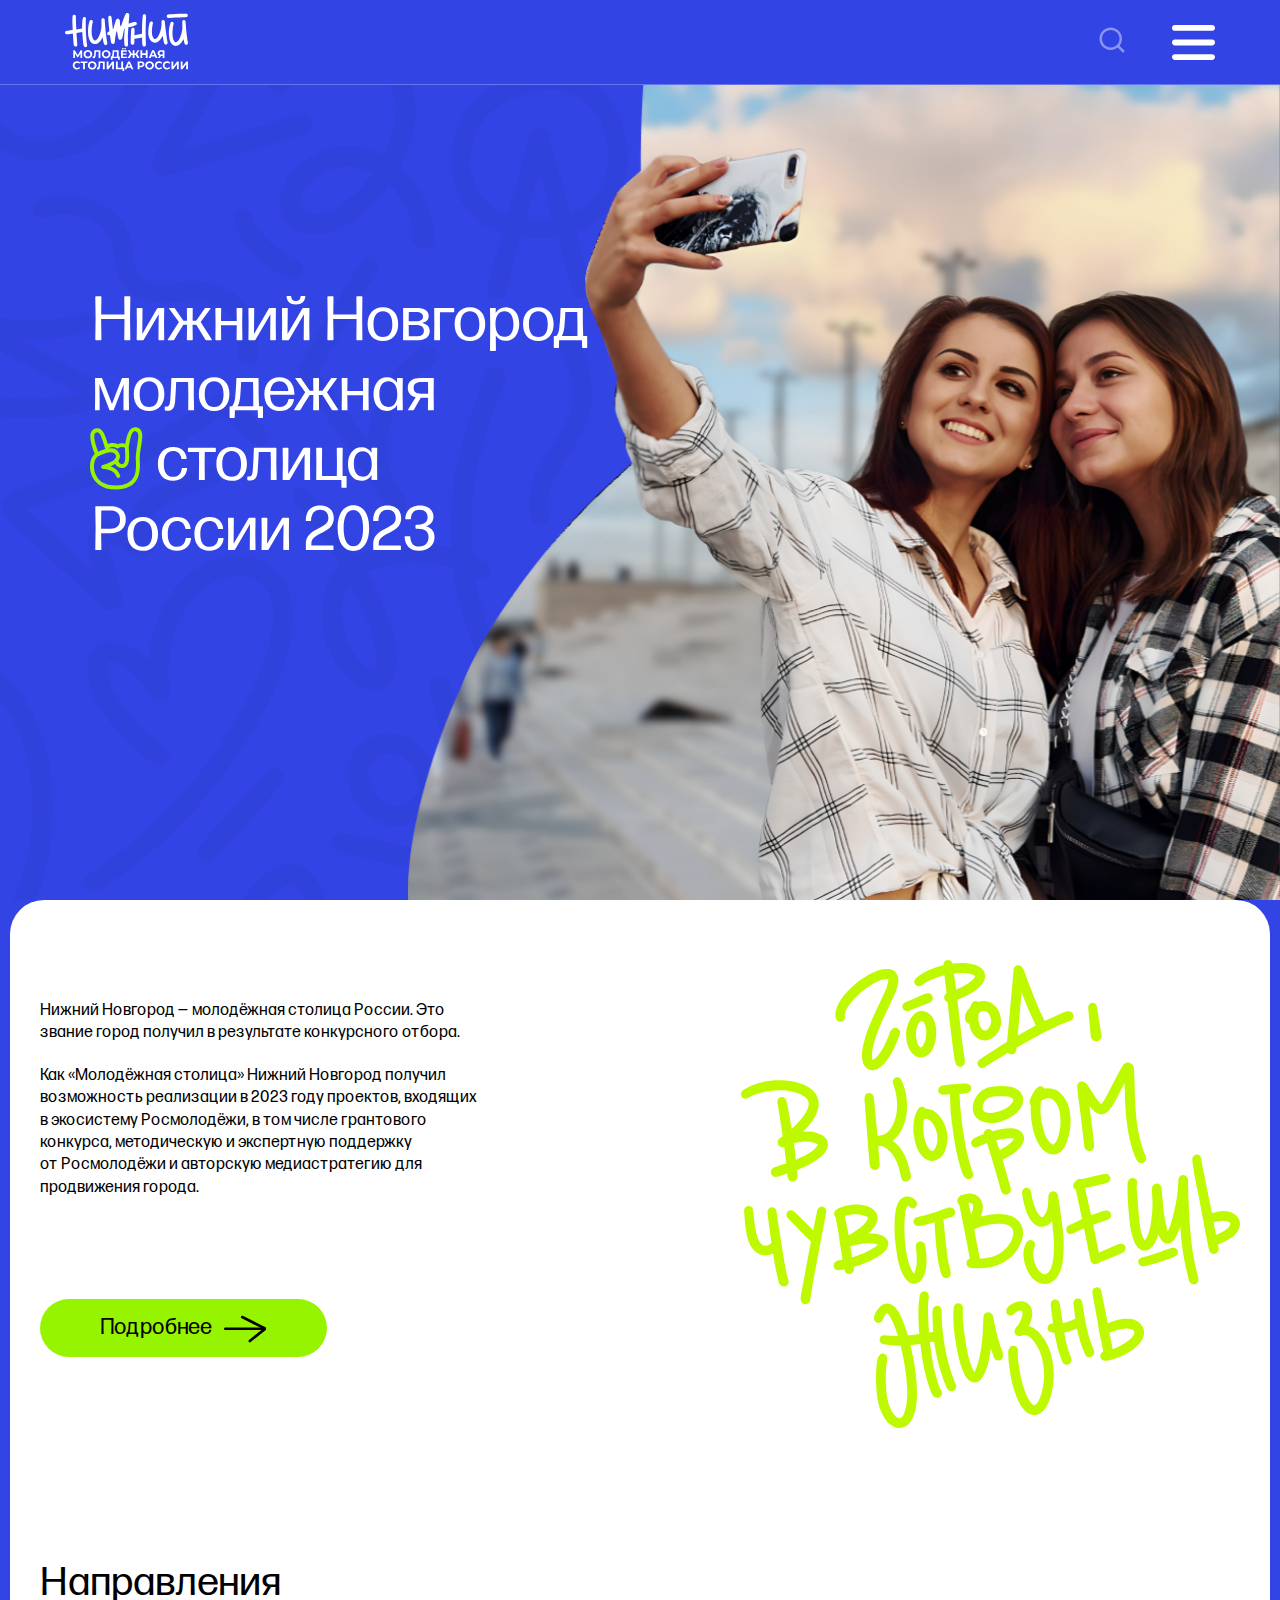
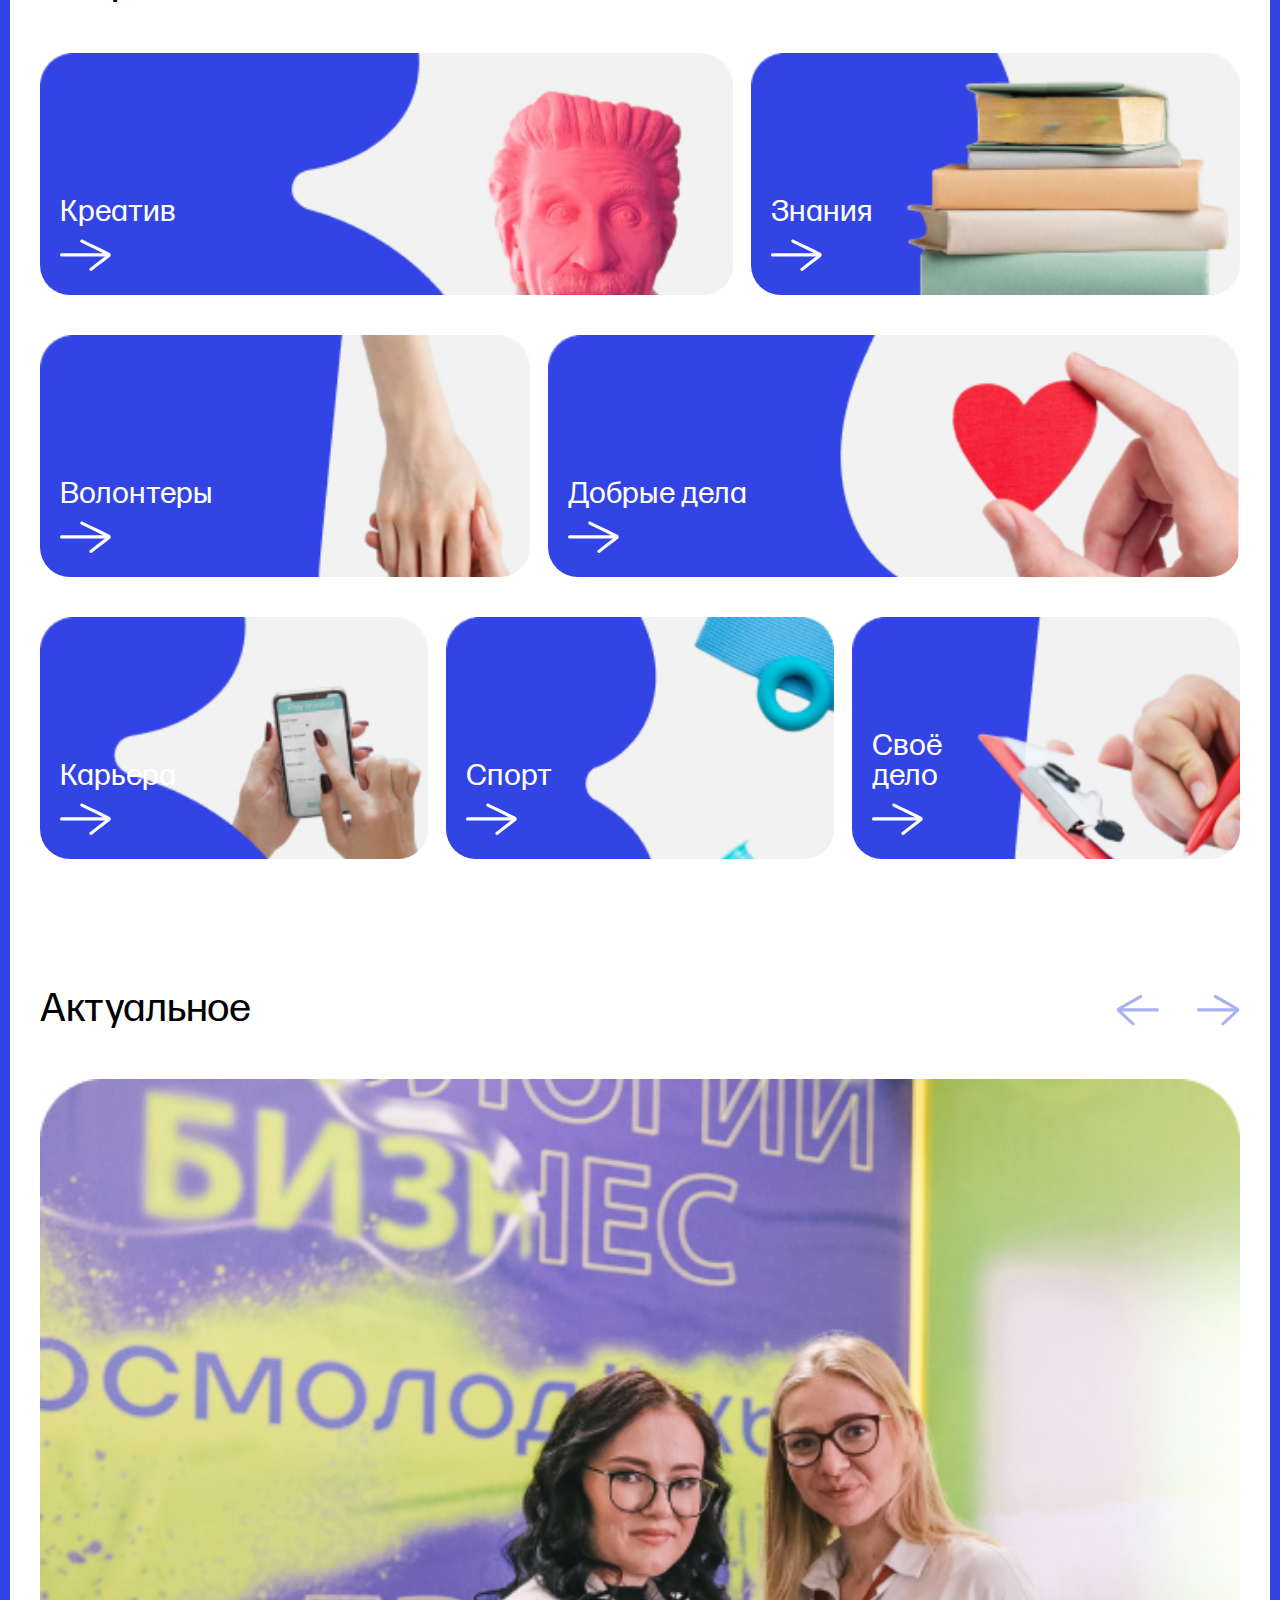
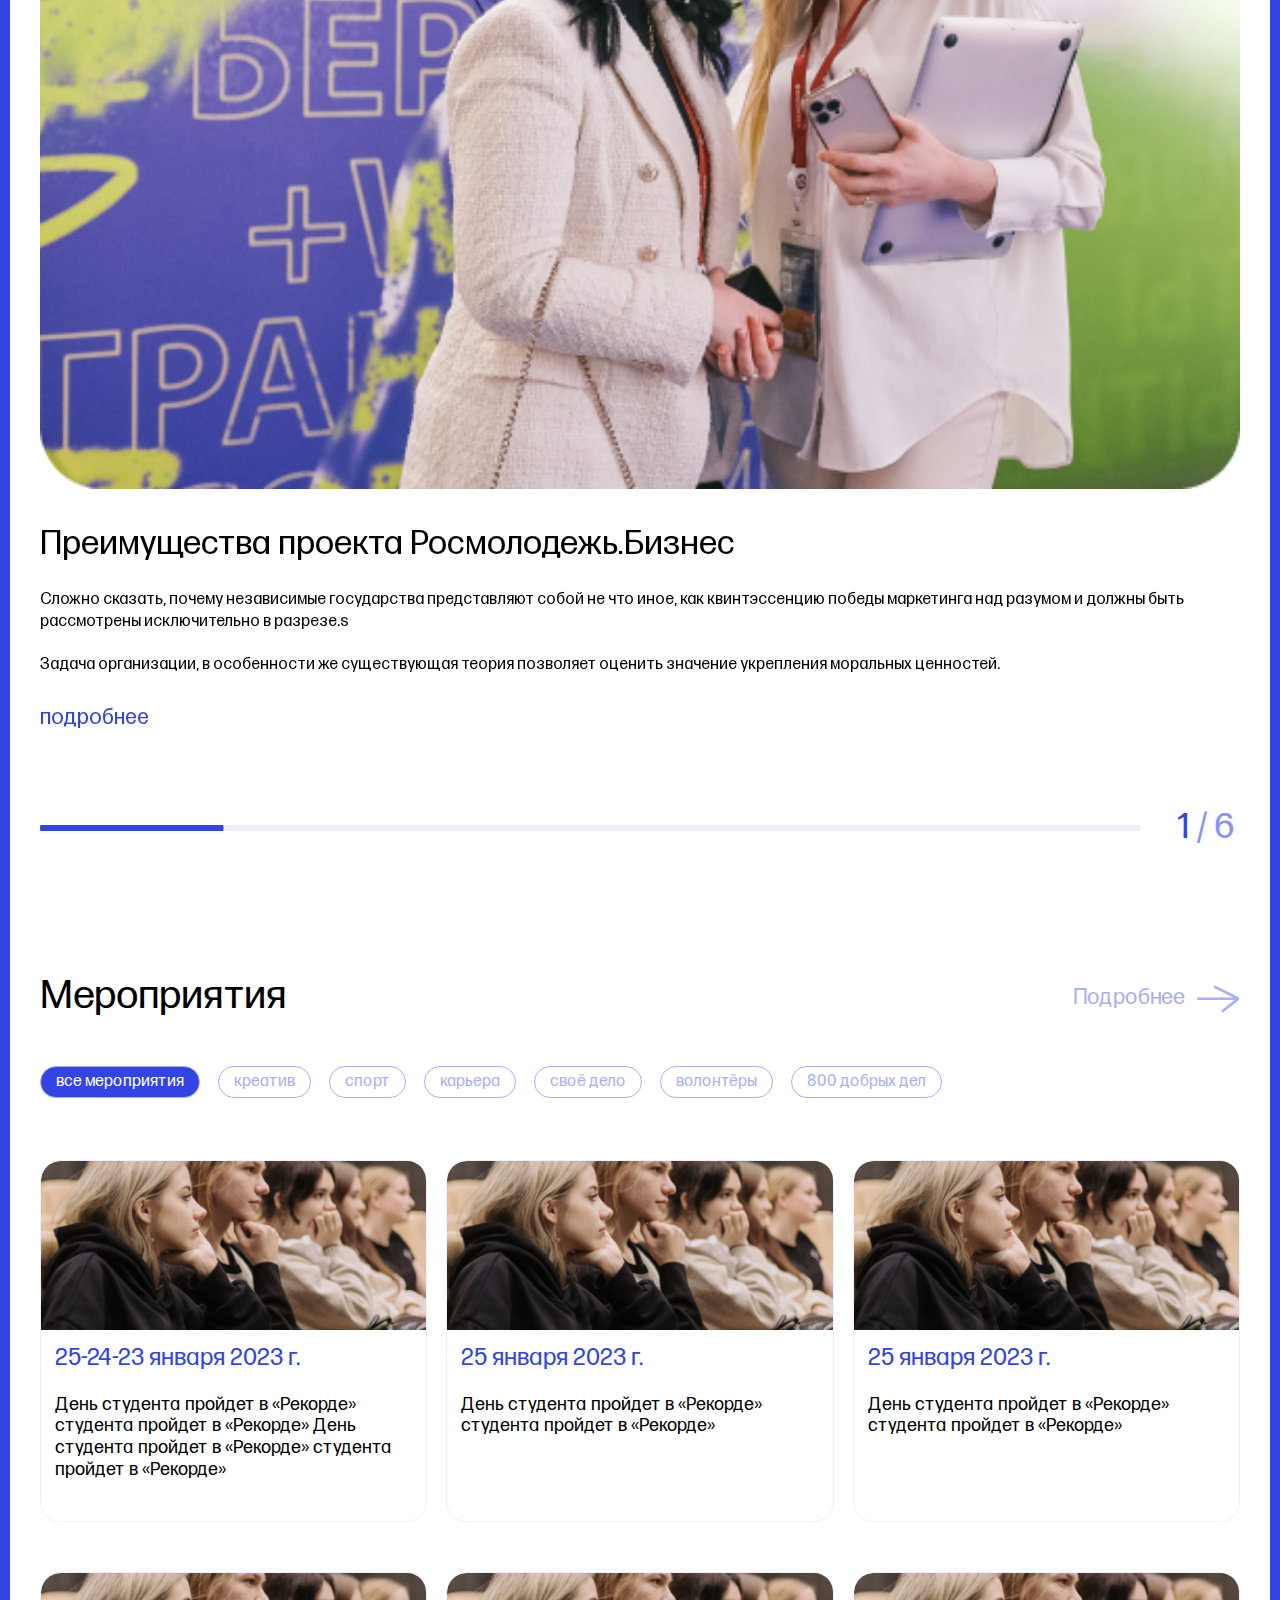
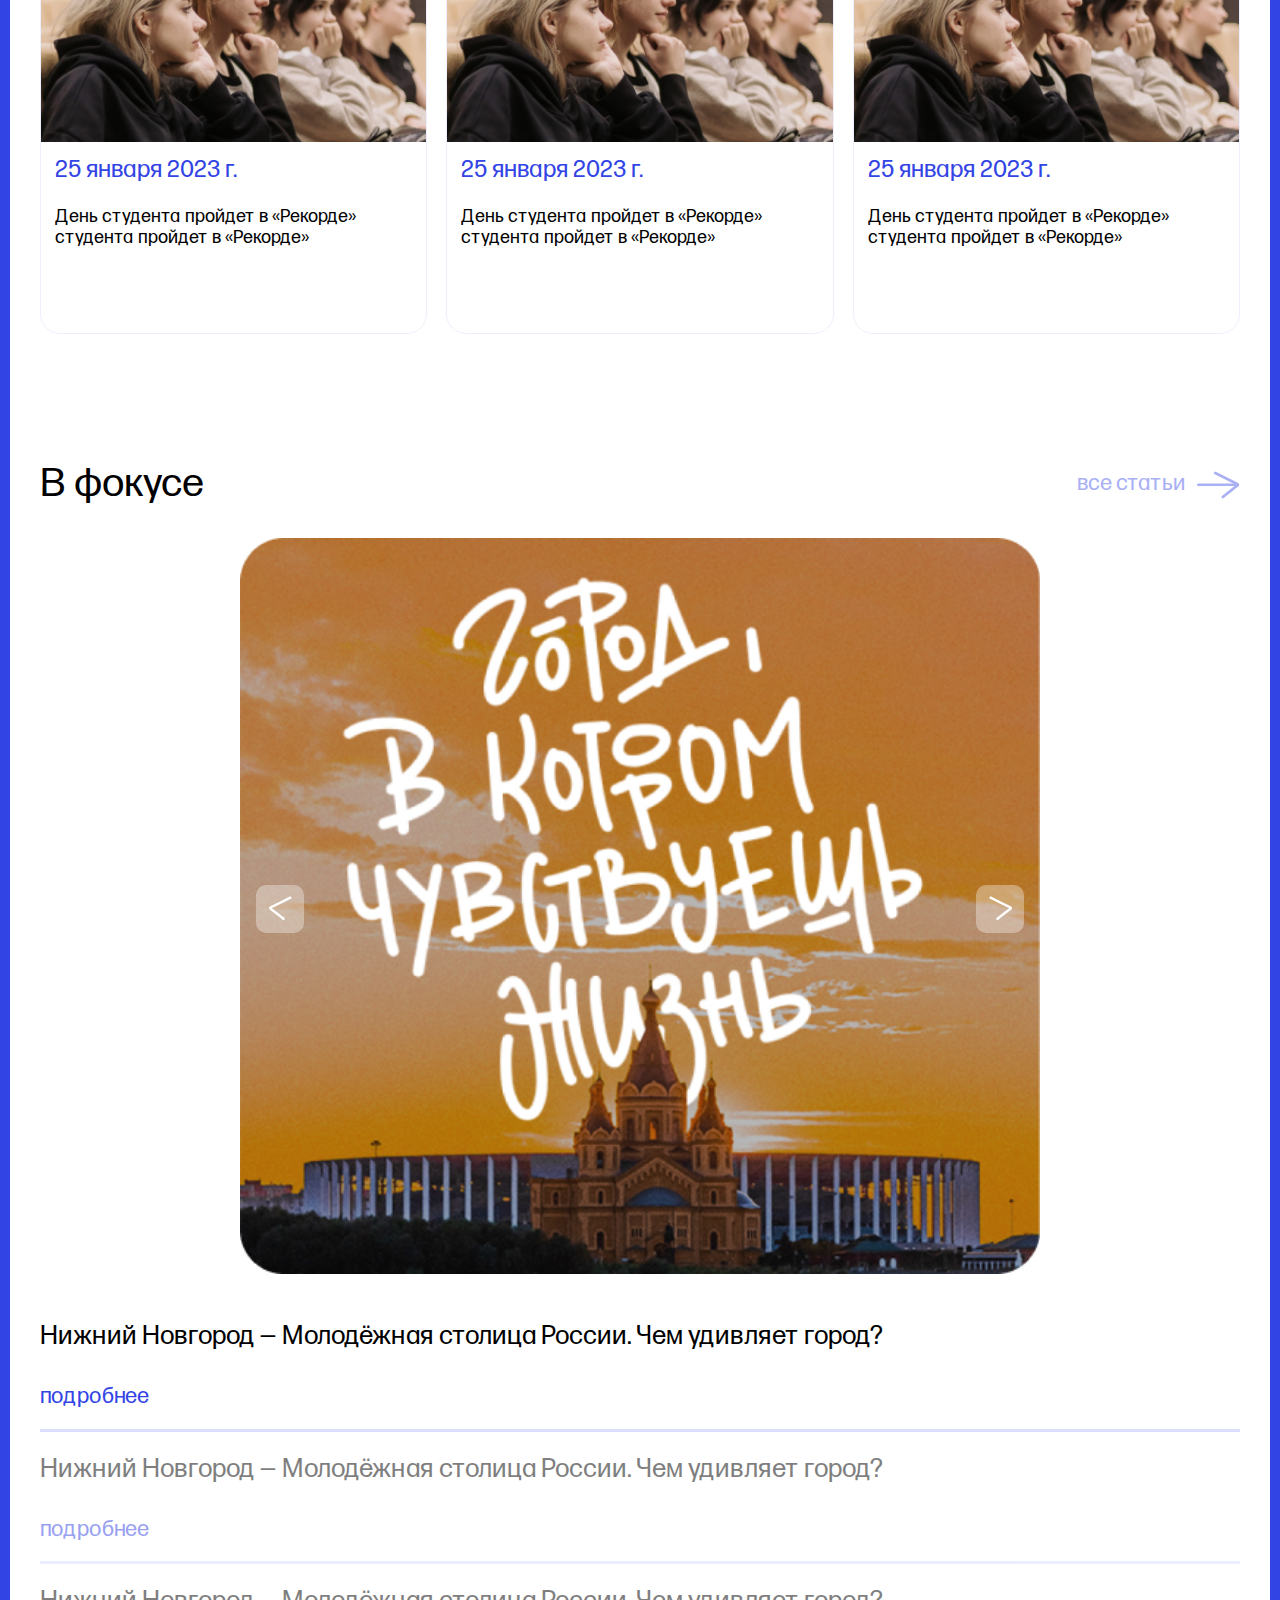
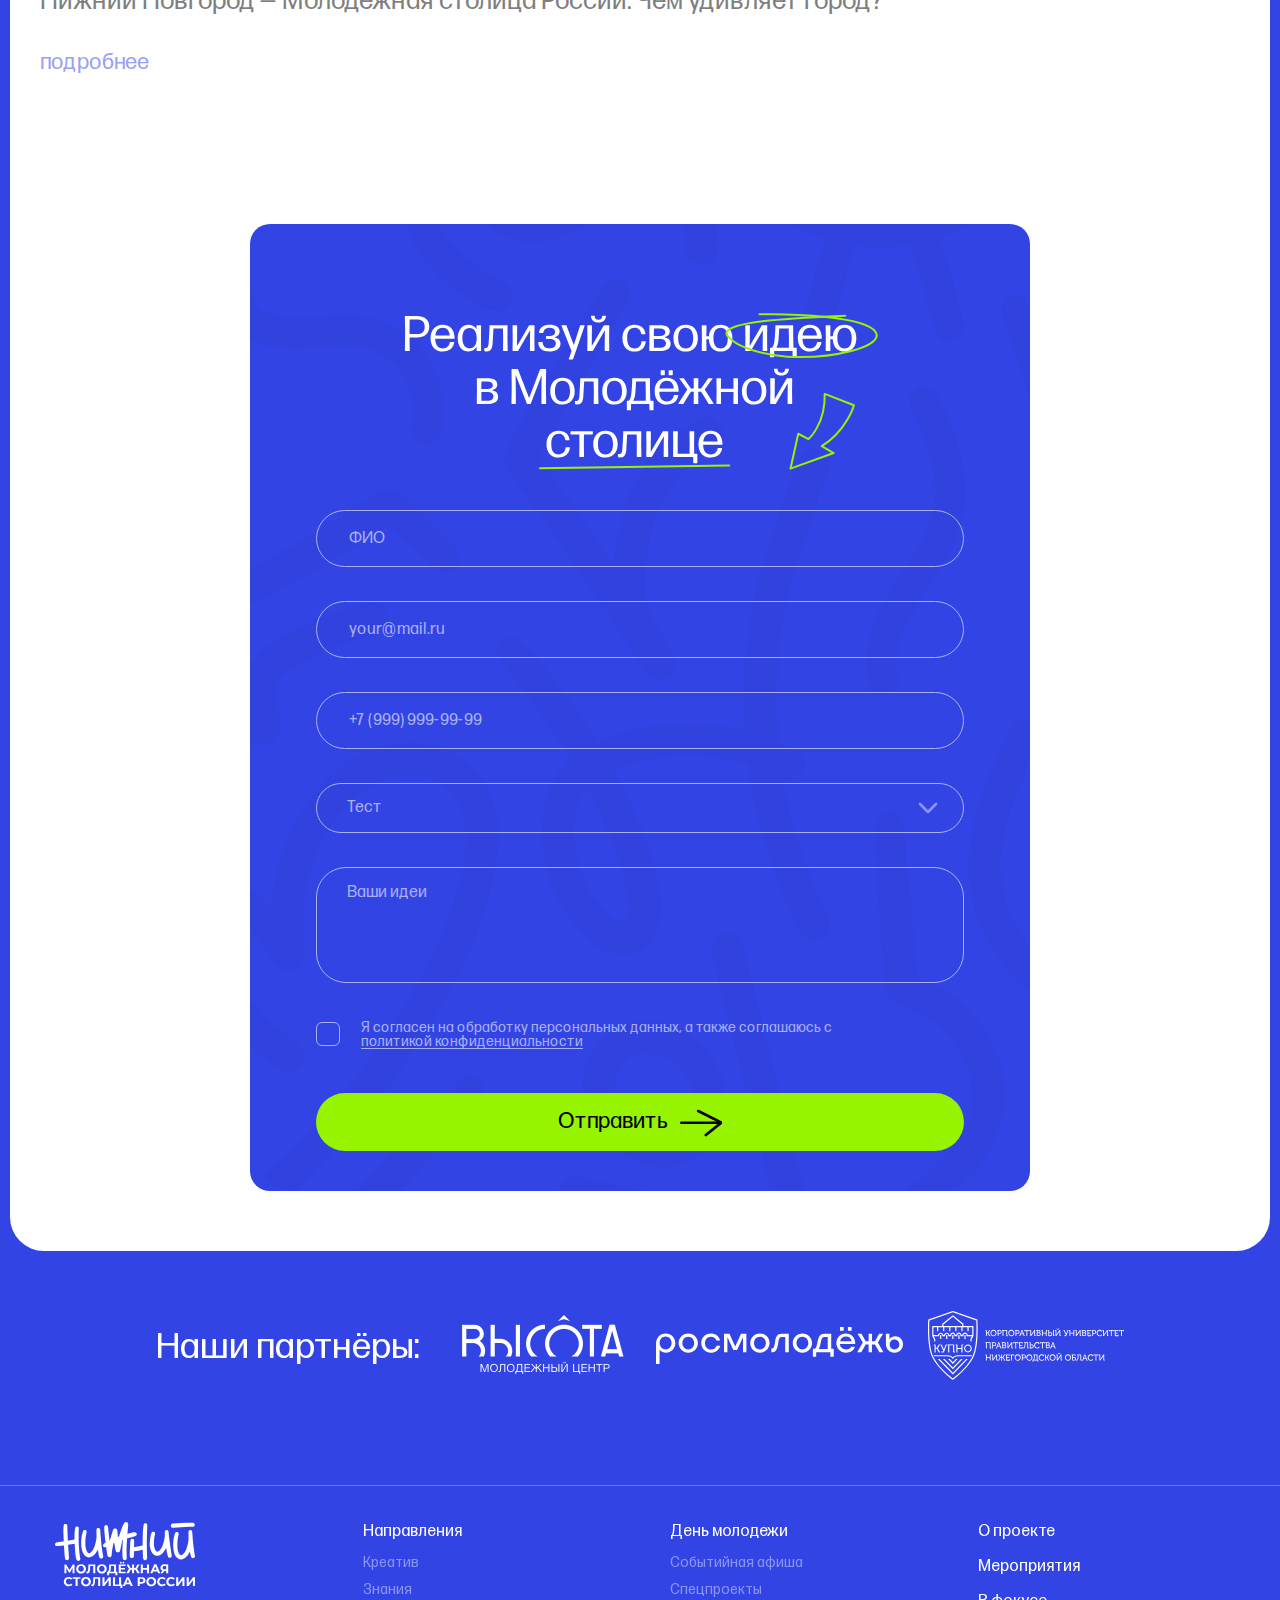
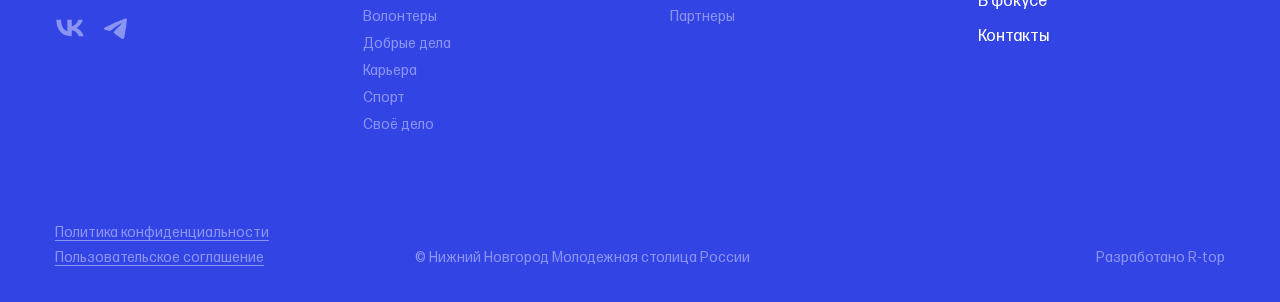
<file: index.html>
<!DOCTYPE html>
<html lang="ru" class="page">

<head>
    <meta charset="UTF-8">
    <meta http-equiv="X-UA-Compatible" content="IE=edge">
    <meta name="viewport" content="width=device-width, initial-scale=1, minimum-scale=1" />
    <title>Нижний</title>
    <link rel="stylesheet" href="css/fonts.css">
    <link rel="stylesheet" href="css/plugins/swiper.min.css">
    <link rel="stylesheet" href="css/style.css">
    <link rel="stylesheet" href="css/index.css">
</head>

<body class="page__body">
    <div class="site-container">
        <header class="header">
            <div class="container">
                <div class="header__wrapper">
                    <a href="#" class="header__logo">
                        <img src="img/icon/logo.svg" alt="Нижний" width="162" height="45">
                    </a>
                    <nav class="nav" data-menu>
                        <div class="serach-mob">
                            <input type="text" placeholder="Что вы ищите?">
                            <button class="btn-search-mob btn-reset">
                                <svg width="40" height="40" viewBox="0 0 40 40" fill="none"
                                    xmlns="http://www.w3.org/2000/svg">
                                    <path fill-rule="evenodd" clip-rule="evenodd"
                                        d="M18.3333 6.66659C11.8899 6.66659 6.66659 11.8899 6.66659 18.3333C6.66659 24.7766 11.8899 29.9999 18.3333 29.9999C24.7766 29.9999 29.9999 24.7766 29.9999 18.3333C29.9999 11.8899 24.7766 6.66659 18.3333 6.66659ZM3.33325 18.3333C3.33325 10.049 10.049 3.33325 18.3333 3.33325C26.6175 3.33325 33.3333 10.049 33.3333 18.3333C33.3333 26.6175 26.6175 33.3333 18.3333 33.3333C10.049 33.3333 3.33325 26.6175 3.33325 18.3333Z"
                                        fill="#8A94F3" />
                                    <path fill-rule="evenodd" clip-rule="evenodd"
                                        d="M26.5712 26.5712C27.222 25.9203 28.2773 25.9203 28.9282 26.5712L36.1782 33.8212C36.8291 34.472 36.8291 35.5273 36.1782 36.1782C35.5273 36.8291 34.472 36.8291 33.8212 36.1782L26.5712 28.9282C25.9203 28.2773 25.9203 27.222 26.5712 26.5712Z"
                                        fill="#8A94F3" />
                                </svg>
                            </button>
                        </div>
                        <ul class="nav__list list-reset">
                            <li class="nav__item">
                                <a class="nav__link" href="#">
                                    О проекте
                                </a>
                            </li>
                            <li class="nav__item">
                                <button class="nav__link btn-reset" type="button">
                                    <span>Направления</span>
                                    <img src="img/icon/chevron-down.svg" alt="">
                                </button>
                                <div class="nav__submenu">
                                    <ul class="list-reset">
                                        <li>
                                            <a href="#">
                                                Креатив
                                            </a>
                                        </li>
                                        <li>
                                            <a href="#">
                                                Знания
                                            </a>
                                        </li>
                                        <li>
                                            <a href="#">
                                                Волонтеры
                                            </a>
                                        </li>
                                        <li>
                                            <a href="#">
                                                Добрые дела
                                            </a>
                                        </li>
                                        <li>
                                            <a href="#">
                                                Карьера
                                            </a>
                                        </li>
                                        <li>
                                            <a href="#">
                                                Спорт
                                            </a>
                                        </li>
                                        <li>
                                            <a href="#">
                                                Своё дело
                                            </a>
                                        </li>
                                    </ul>
                                </div>
                            </li>
                            <li class="nav__item">
                                <a class="nav__link" href="#">
                                    Мероприятия
                                </a>
                            </li>
                            <li class="nav__item">
                                <a class="nav__link" href="#">
                                    В фокусе
                                </a>
                            </li>
                            <li class="nav__item">
                                <button class="nav__link btn-reset" type="button">
                                    <span> День молодежи</span>
                                    <img src="img/icon/chevron-down.svg" alt="">
                                </button>
                                <div class="nav__submenu">
                                    <ul class="list-reset">
                                        <li>
                                            <a href="#">
                                                Событийная афиша
                                            </a>
                                        </li>
                                        <li>
                                            <a href="#">
                                                Спецпроекты
                                            </a>
                                        </li>
                                        <li>
                                            <a href="#">
                                                Партнеры
                                            </a>
                                        </li>
                                    </ul>
                                </div>
                            </li>
                            <li class="nav__item">
                                <a class="nav__link" href="#">
                                    Контакты
                                </a>
                            </li>
                        </ul>
                    </nav>
                    <div class="header__wrap">
                        <div class="header__search">
                            <input type="text" placeholder="Что вы ищите?">
                        </div>
                        <button class="btn-search">
                            <svg width="40" height="40" viewBox="0 0 40 40" fill="none"
                                xmlns="http://www.w3.org/2000/svg">
                                <path fill-rule="evenodd" clip-rule="evenodd"
                                    d="M18.3333 6.66659C11.8899 6.66659 6.66659 11.8899 6.66659 18.3333C6.66659 24.7766 11.8899 29.9999 18.3333 29.9999C24.7766 29.9999 29.9999 24.7766 29.9999 18.3333C29.9999 11.8899 24.7766 6.66659 18.3333 6.66659ZM3.33325 18.3333C3.33325 10.049 10.049 3.33325 18.3333 3.33325C26.6175 3.33325 33.3333 10.049 33.3333 18.3333C33.3333 26.6175 26.6175 33.3333 18.3333 33.3333C10.049 33.3333 3.33325 26.6175 3.33325 18.3333Z"
                                    fill="#8A94F3" />
                                <path fill-rule="evenodd" clip-rule="evenodd"
                                    d="M26.5712 26.5712C27.222 25.9203 28.2773 25.9203 28.9282 26.5712L36.1782 33.8212C36.8291 34.472 36.8291 35.5273 36.1782 36.1782C35.5273 36.8291 34.472 36.8291 33.8212 36.1782L26.5712 28.9282C25.9203 28.2773 25.9203 27.222 26.5712 26.5712Z"
                                    fill="#8A94F3" />
                            </svg>
                        </button>
                        <button class="burger btn-reset" aria-label="Открыть меню" aria-expanded="false" data-burger>
                            <svg width="43" height="35" viewBox="0 0 43 35" fill="none"
                                xmlns="http://www.w3.org/2000/svg">
                                <path fill-rule="evenodd" clip-rule="evenodd"
                                    d="M0 2.91665C0 1.30583 1.28345 0 2.86667 0H40.1333C41.7165 0 43 1.30583 43 2.91665C43 4.52747 41.7165 5.8333 40.1333 5.8333H2.86667C1.28345 5.8333 0 4.52747 0 2.91665ZM0 17.4997C0 15.8889 1.28345 14.5831 2.86667 14.5831H40.1333C41.7165 14.5831 43 15.8889 43 17.4997C43 19.1105 41.7165 20.4164 40.1333 20.4164H2.86667C1.28345 20.4164 0 19.1105 0 17.4997ZM2.86667 29.1666C1.28345 29.1666 0 30.4725 0 32.0833C0 33.6941 1.28345 34.9999 2.86667 34.9999H40.1333C41.7165 34.9999 43 33.6941 43 32.0833C43 30.4725 41.7165 29.1666 40.1333 29.1666H2.86667Z"
                                    fill="white" />
                            </svg>
                        </button>
                    </div>
                </div>
            </div>
        </header>
        <section class="hero">
            <img class="hero__bg" src="img/hero/bg.png" alt="">
            <div class="hero__container">
                <div class="hero__wrapper">
                  <h1 class="visually-hidden">Нжиний Новгород - молодежная столица России 2023</h1>
                    <div class="hero__title">
                        <picture>
                            <img class="hero__title-320" src="img/hero/hero__title-320.svg">
                            <img class="hero__title-768" src="img/hero/hero__title-768.svg">
                            <img class="hero__title-1440" src="img/hero/hero__title-1440.svg">
                            <img class="hero__title-1600" src="img/hero/hero__title-1600.svg">
                        </picture>

                    </div>
                    <div class="hero__image">
                        <picture>
                            <source media="(min-width:1024px)" srcset="img/hero/hero.png">
                            <source media="(min-width:768px)" srcset="img/hero/hero-tablet.png">
                            <source srcsect="">
                            <img src="img/hero/hero-mob.png" alt="Нижний Новгород — молодежная столица" width="869"
                                height="823">
                        </picture>
                    </div>
                </div>
            </div>
        </section>
        <main class="main">
            <div class="wrapper">
                <section class="about">
                    <div class="container">
                        <div class="about__wrapper">
                            <div class="about__left">
                                <div class="about__text">
                                    <p>
                                        Нижний Новгород — молодёжная столица России.
                                        Это звание город получил в результате конкурсного отбора.
                                    </p>
                                    <p>
                                        Как «Молодёжная столица» Нижний Новгород получил возможность реализации в 2023
                                        году проектов, входящих в экосистему Росмолодёжи, в том числе грантового
                                        конкурса, методическую и экспертную поддержку от Росмолодёжи и авторскую
                                        медиастратегию для продвижения города.
                                    </p>
                                </div>
                                <a href="#" class="b-btn btn-reset b-btn--primary">
                                    <span>Подробнее</span>
                                    <svg width="43" height="36" viewBox="0 0 43 36" fill="none"
                                        xmlns="http://www.w3.org/2000/svg">
                                        <path
                                            d="M26.7922 31.9936C28.9944 30.2406 31.1985 28.4906 33.4044 26.7438C36.0209 24.6644 38.6271 22.5762 41.2544 20.5105C41.5108 20.3404 41.7167 20.1025 41.8502 19.8223C41.9837 19.5421 42.0396 19.2302 42.0119 18.9201C42.0059 18.8083 42.0058 18.6962 42.0118 18.5844C42.0485 18.2371 41.9718 17.8872 41.7936 17.5887C41.6153 17.2902 41.3455 17.0596 41.0256 16.9327C37.2663 15.0657 33.5148 13.1784 29.7593 11.3013C26.1163 9.47983 22.4717 7.65851 18.8255 5.83733C18.6105 5.73232 18.3719 5.68726 18.1342 5.70672C17.8965 5.72619 17.6681 5.80949 17.4724 5.94813C17.2766 6.08677 17.1206 6.27577 17.0201 6.49583C16.9197 6.7159 16.8784 6.95915 16.9006 7.20074C16.9249 7.43085 17.0061 7.65096 17.1365 7.84056C17.267 8.03015 17.4425 8.18306 17.6467 8.28504L37.2635 18.0923C37.7833 18.3526 38.303 18.6128 38.868 18.8983C38.7278 19.0202 38.6283 19.1142 38.5185 19.1994L33.6271 23.0772L26.5374 28.7247C26.0357 29.1197 25.5336 29.5098 25.0375 29.914C24.8362 30.0667 24.6808 30.2735 24.5888 30.5113C24.4969 30.749 24.4721 31.0081 24.5171 31.2595C24.5506 31.4943 24.6475 31.7151 24.797 31.8972C24.9465 32.0793 25.1427 32.2156 25.3639 32.291C25.6062 32.3769 25.8668 32.3945 26.1182 32.3422C26.3696 32.2898 26.6025 32.1694 26.7922 31.9936Z"
                                            fill="black" />
                                        <rect y="17.4484" width="42.0851" height="2.67605" rx="1.33802" fill="black" />
                                    </svg>
                                </a>
                            </div>
                            <div class="about__img">
                                <img src="img/about/about-img.svg" alt="Город в котором чувствуешь жизнь" width="499"
                                    height="468">
                            </div>
                        </div>
                    </div>
                </section>
                <section class="directions">
                    <div class="container">
                        <h2 class="directions__title section-title">
                            Направления
                        </h2>
                        <div class="directions__grid">
                            <div class="directions__item">
                                <a href="#" class="directions__link">
                                    <span>Креатив</span>
                                    <svg width="73" height="58" viewBox="0 0 73 58" fill="none"
                                        xmlns="http://www.w3.org/2000/svg">
                                        <path
                                            d="M45.17 52.1894C48.8828 49.2844 52.5988 46.3845 56.3179 43.4898C60.7292 40.0439 65.1232 36.5835 69.5526 33.1602C69.9848 32.8784 70.3321 32.4842 70.5571 32.0198C70.7822 31.5555 70.8764 31.0386 70.8298 30.5248C70.8195 30.3395 70.8194 30.1538 70.8295 29.9684C70.8914 29.393 70.7621 28.8131 70.4617 28.3184C70.1612 27.8237 69.7062 27.4417 69.1669 27.2314C62.8289 24.1374 56.504 21.01 50.1725 17.8993C44.0305 14.8809 37.8858 11.8627 31.7385 8.84475C31.376 8.67074 30.9739 8.59606 30.5731 8.62832C30.1723 8.66057 29.7872 8.79862 29.4572 9.02836C29.1273 9.2581 28.8642 9.57131 28.6948 9.93599C28.5254 10.3007 28.4559 10.7038 28.4933 11.1041C28.5343 11.4854 28.6711 11.8502 28.891 12.1644C29.1109 12.4786 29.4068 12.732 29.7511 12.901L62.8242 29.153C63.7005 29.5843 64.5768 30.0156 65.5293 30.4886C65.293 30.6907 65.1252 30.8465 64.94 30.9877L56.6934 37.4137L44.7404 46.7724C43.8946 47.4269 43.0481 48.0734 42.2117 48.7433C41.8723 48.9963 41.6103 49.3391 41.4553 49.733C41.3003 50.127 41.2584 50.5564 41.3344 50.9728C41.3908 51.362 41.5542 51.7278 41.8062 52.0296C42.0582 52.3315 42.3891 52.5574 42.762 52.6823C43.1705 52.8246 43.6099 52.8539 44.0338 52.7671C44.4576 52.6804 44.8502 52.4808 45.17 52.1894Z"
                                            fill="white" />
                                        <rect y="28.0857" width="70.9535" height="4.43459" rx="2.2173" fill="white" />
                                    </svg>
                                </a>
                            </div>
                            <div class="directions__item">
                                <a href="#" class="directions__link">
                                    <span>Знания</span>
                                    <svg width="73" height="58" viewBox="0 0 73 58" fill="none"
                                        xmlns="http://www.w3.org/2000/svg">
                                        <path
                                            d="M45.17 52.1894C48.8828 49.2844 52.5988 46.3845 56.3179 43.4898C60.7292 40.0439 65.1232 36.5835 69.5526 33.1602C69.9848 32.8784 70.3321 32.4842 70.5571 32.0198C70.7822 31.5555 70.8764 31.0386 70.8298 30.5248C70.8195 30.3395 70.8194 30.1538 70.8295 29.9684C70.8914 29.393 70.7621 28.8131 70.4617 28.3184C70.1612 27.8237 69.7062 27.4417 69.1669 27.2314C62.8289 24.1374 56.504 21.01 50.1725 17.8993C44.0305 14.8809 37.8858 11.8627 31.7385 8.84475C31.376 8.67074 30.9739 8.59606 30.5731 8.62832C30.1723 8.66057 29.7872 8.79862 29.4572 9.02836C29.1273 9.2581 28.8642 9.57131 28.6948 9.93599C28.5254 10.3007 28.4559 10.7038 28.4933 11.1041C28.5343 11.4854 28.6711 11.8502 28.891 12.1644C29.1109 12.4786 29.4068 12.732 29.7511 12.901L62.8242 29.153C63.7005 29.5843 64.5768 30.0156 65.5293 30.4886C65.293 30.6907 65.1252 30.8465 64.94 30.9877L56.6934 37.4137L44.7404 46.7724C43.8946 47.4269 43.0481 48.0734 42.2117 48.7433C41.8723 48.9963 41.6103 49.3391 41.4553 49.733C41.3003 50.127 41.2584 50.5564 41.3344 50.9728C41.3908 51.362 41.5542 51.7278 41.8062 52.0296C42.0582 52.3315 42.3891 52.5574 42.762 52.6823C43.1705 52.8246 43.6099 52.8539 44.0338 52.7671C44.4576 52.6804 44.8502 52.4808 45.17 52.1894Z"
                                            fill="white" />
                                        <rect y="28.0857" width="70.9535" height="4.43459" rx="2.2173" fill="white" />
                                    </svg>
                                </a>
                            </div>
                            <div class="directions__item">
                                <a href="#" class="directions__link">
                                    <span>Волонтеры</span>
                                    <svg width="73" height="58" viewBox="0 0 73 58" fill="none"
                                        xmlns="http://www.w3.org/2000/svg">
                                        <path
                                            d="M45.17 52.1894C48.8828 49.2844 52.5988 46.3845 56.3179 43.4898C60.7292 40.0439 65.1232 36.5835 69.5526 33.1602C69.9848 32.8784 70.3321 32.4842 70.5571 32.0198C70.7822 31.5555 70.8764 31.0386 70.8298 30.5248C70.8195 30.3395 70.8194 30.1538 70.8295 29.9684C70.8914 29.393 70.7621 28.8131 70.4617 28.3184C70.1612 27.8237 69.7062 27.4417 69.1669 27.2314C62.8289 24.1374 56.504 21.01 50.1725 17.8993C44.0305 14.8809 37.8858 11.8627 31.7385 8.84475C31.376 8.67074 30.9739 8.59606 30.5731 8.62832C30.1723 8.66057 29.7872 8.79862 29.4572 9.02836C29.1273 9.2581 28.8642 9.57131 28.6948 9.93599C28.5254 10.3007 28.4559 10.7038 28.4933 11.1041C28.5343 11.4854 28.6711 11.8502 28.891 12.1644C29.1109 12.4786 29.4068 12.732 29.7511 12.901L62.8242 29.153C63.7005 29.5843 64.5768 30.0156 65.5293 30.4886C65.293 30.6907 65.1252 30.8465 64.94 30.9877L56.6934 37.4137L44.7404 46.7724C43.8946 47.4269 43.0481 48.0734 42.2117 48.7433C41.8723 48.9963 41.6103 49.3391 41.4553 49.733C41.3003 50.127 41.2584 50.5564 41.3344 50.9728C41.3908 51.362 41.5542 51.7278 41.8062 52.0296C42.0582 52.3315 42.3891 52.5574 42.762 52.6823C43.1705 52.8246 43.6099 52.8539 44.0338 52.7671C44.4576 52.6804 44.8502 52.4808 45.17 52.1894Z"
                                            fill="white" />
                                        <rect y="28.0857" width="70.9535" height="4.43459" rx="2.2173" fill="white" />
                                    </svg>
                                </a>
                            </div>
                            <div class="directions__item">
                                <a href="#" class="directions__link">
                                    <span>Добрые дела</span>
                                    <svg width="73" height="58" viewBox="0 0 73 58" fill="none"
                                        xmlns="http://www.w3.org/2000/svg">
                                        <path
                                            d="M45.17 52.1894C48.8828 49.2844 52.5988 46.3845 56.3179 43.4898C60.7292 40.0439 65.1232 36.5835 69.5526 33.1602C69.9848 32.8784 70.3321 32.4842 70.5571 32.0198C70.7822 31.5555 70.8764 31.0386 70.8298 30.5248C70.8195 30.3395 70.8194 30.1538 70.8295 29.9684C70.8914 29.393 70.7621 28.8131 70.4617 28.3184C70.1612 27.8237 69.7062 27.4417 69.1669 27.2314C62.8289 24.1374 56.504 21.01 50.1725 17.8993C44.0305 14.8809 37.8858 11.8627 31.7385 8.84475C31.376 8.67074 30.9739 8.59606 30.5731 8.62832C30.1723 8.66057 29.7872 8.79862 29.4572 9.02836C29.1273 9.2581 28.8642 9.57131 28.6948 9.93599C28.5254 10.3007 28.4559 10.7038 28.4933 11.1041C28.5343 11.4854 28.6711 11.8502 28.891 12.1644C29.1109 12.4786 29.4068 12.732 29.7511 12.901L62.8242 29.153C63.7005 29.5843 64.5768 30.0156 65.5293 30.4886C65.293 30.6907 65.1252 30.8465 64.94 30.9877L56.6934 37.4137L44.7404 46.7724C43.8946 47.4269 43.0481 48.0734 42.2117 48.7433C41.8723 48.9963 41.6103 49.3391 41.4553 49.733C41.3003 50.127 41.2584 50.5564 41.3344 50.9728C41.3908 51.362 41.5542 51.7278 41.8062 52.0296C42.0582 52.3315 42.3891 52.5574 42.762 52.6823C43.1705 52.8246 43.6099 52.8539 44.0338 52.7671C44.4576 52.6804 44.8502 52.4808 45.17 52.1894Z"
                                            fill="white" />
                                        <rect y="28.0857" width="70.9535" height="4.43459" rx="2.2173" fill="white" />
                                    </svg>
                                </a>
                            </div>
                            <div class="directions__item">
                                <a href="#" class="directions__link">
                                    <span>Карьера</span>
                                    <svg width="73" height="58" viewBox="0 0 73 58" fill="none"
                                        xmlns="http://www.w3.org/2000/svg">
                                        <path
                                            d="M45.17 52.1894C48.8828 49.2844 52.5988 46.3845 56.3179 43.4898C60.7292 40.0439 65.1232 36.5835 69.5526 33.1602C69.9848 32.8784 70.3321 32.4842 70.5571 32.0198C70.7822 31.5555 70.8764 31.0386 70.8298 30.5248C70.8195 30.3395 70.8194 30.1538 70.8295 29.9684C70.8914 29.393 70.7621 28.8131 70.4617 28.3184C70.1612 27.8237 69.7062 27.4417 69.1669 27.2314C62.8289 24.1374 56.504 21.01 50.1725 17.8993C44.0305 14.8809 37.8858 11.8627 31.7385 8.84475C31.376 8.67074 30.9739 8.59606 30.5731 8.62832C30.1723 8.66057 29.7872 8.79862 29.4572 9.02836C29.1273 9.2581 28.8642 9.57131 28.6948 9.93599C28.5254 10.3007 28.4559 10.7038 28.4933 11.1041C28.5343 11.4854 28.6711 11.8502 28.891 12.1644C29.1109 12.4786 29.4068 12.732 29.7511 12.901L62.8242 29.153C63.7005 29.5843 64.5768 30.0156 65.5293 30.4886C65.293 30.6907 65.1252 30.8465 64.94 30.9877L56.6934 37.4137L44.7404 46.7724C43.8946 47.4269 43.0481 48.0734 42.2117 48.7433C41.8723 48.9963 41.6103 49.3391 41.4553 49.733C41.3003 50.127 41.2584 50.5564 41.3344 50.9728C41.3908 51.362 41.5542 51.7278 41.8062 52.0296C42.0582 52.3315 42.3891 52.5574 42.762 52.6823C43.1705 52.8246 43.6099 52.8539 44.0338 52.7671C44.4576 52.6804 44.8502 52.4808 45.17 52.1894Z"
                                            fill="white" />
                                        <rect y="28.0857" width="70.9535" height="4.43459" rx="2.2173" fill="white" />
                                    </svg>
                                </a>
                            </div>
                            <div class="directions__item">
                                <a href="#" class="directions__link">
                                    <span>Спорт</span>
                                    <svg width="73" height="58" viewBox="0 0 73 58" fill="none"
                                        xmlns="http://www.w3.org/2000/svg">
                                        <path
                                            d="M45.17 52.1894C48.8828 49.2844 52.5988 46.3845 56.3179 43.4898C60.7292 40.0439 65.1232 36.5835 69.5526 33.1602C69.9848 32.8784 70.3321 32.4842 70.5571 32.0198C70.7822 31.5555 70.8764 31.0386 70.8298 30.5248C70.8195 30.3395 70.8194 30.1538 70.8295 29.9684C70.8914 29.393 70.7621 28.8131 70.4617 28.3184C70.1612 27.8237 69.7062 27.4417 69.1669 27.2314C62.8289 24.1374 56.504 21.01 50.1725 17.8993C44.0305 14.8809 37.8858 11.8627 31.7385 8.84475C31.376 8.67074 30.9739 8.59606 30.5731 8.62832C30.1723 8.66057 29.7872 8.79862 29.4572 9.02836C29.1273 9.2581 28.8642 9.57131 28.6948 9.93599C28.5254 10.3007 28.4559 10.7038 28.4933 11.1041C28.5343 11.4854 28.6711 11.8502 28.891 12.1644C29.1109 12.4786 29.4068 12.732 29.7511 12.901L62.8242 29.153C63.7005 29.5843 64.5768 30.0156 65.5293 30.4886C65.293 30.6907 65.1252 30.8465 64.94 30.9877L56.6934 37.4137L44.7404 46.7724C43.8946 47.4269 43.0481 48.0734 42.2117 48.7433C41.8723 48.9963 41.6103 49.3391 41.4553 49.733C41.3003 50.127 41.2584 50.5564 41.3344 50.9728C41.3908 51.362 41.5542 51.7278 41.8062 52.0296C42.0582 52.3315 42.3891 52.5574 42.762 52.6823C43.1705 52.8246 43.6099 52.8539 44.0338 52.7671C44.4576 52.6804 44.8502 52.4808 45.17 52.1894Z"
                                            fill="white" />
                                        <rect y="28.0857" width="70.9535" height="4.43459" rx="2.2173" fill="white" />
                                    </svg>
                                </a>
                            </div>
                            <div class="directions__item">
                                <a href="#" class="directions__link">
                                    <span>Своё <br> дело</span>
                                    <svg width="73" height="58" viewBox="0 0 73 58" fill="none"
                                        xmlns="http://www.w3.org/2000/svg">
                                        <path
                                            d="M45.17 52.1894C48.8828 49.2844 52.5988 46.3845 56.3179 43.4898C60.7292 40.0439 65.1232 36.5835 69.5526 33.1602C69.9848 32.8784 70.3321 32.4842 70.5571 32.0198C70.7822 31.5555 70.8764 31.0386 70.8298 30.5248C70.8195 30.3395 70.8194 30.1538 70.8295 29.9684C70.8914 29.393 70.7621 28.8131 70.4617 28.3184C70.1612 27.8237 69.7062 27.4417 69.1669 27.2314C62.8289 24.1374 56.504 21.01 50.1725 17.8993C44.0305 14.8809 37.8858 11.8627 31.7385 8.84475C31.376 8.67074 30.9739 8.59606 30.5731 8.62832C30.1723 8.66057 29.7872 8.79862 29.4572 9.02836C29.1273 9.2581 28.8642 9.57131 28.6948 9.93599C28.5254 10.3007 28.4559 10.7038 28.4933 11.1041C28.5343 11.4854 28.6711 11.8502 28.891 12.1644C29.1109 12.4786 29.4068 12.732 29.7511 12.901L62.8242 29.153C63.7005 29.5843 64.5768 30.0156 65.5293 30.4886C65.293 30.6907 65.1252 30.8465 64.94 30.9877L56.6934 37.4137L44.7404 46.7724C43.8946 47.4269 43.0481 48.0734 42.2117 48.7433C41.8723 48.9963 41.6103 49.3391 41.4553 49.733C41.3003 50.127 41.2584 50.5564 41.3344 50.9728C41.3908 51.362 41.5542 51.7278 41.8062 52.0296C42.0582 52.3315 42.3891 52.5574 42.762 52.6823C43.1705 52.8246 43.6099 52.8539 44.0338 52.7671C44.4576 52.6804 44.8502 52.4808 45.17 52.1894Z"
                                            fill="white" />
                                        <rect y="28.0857" width="70.9535" height="4.43459" rx="2.2173" fill="white" />
                                    </svg>
                                </a>
                            </div>
                        </div>
                    </div>
                </section>
                <div class="topcical">
                    <div class="container">
                        <div class="topical__head">
                            <h2 class="topical__title section-title">Актуальное</h2>
                            <div class="swiper-nav">
                                <div class="topical__prev swiper-button-topical">
                                    <svg width="43" height="40" viewBox="0 0 43 40" fill="none" xmlns="http://www.w3.org/2000/svg">
                                        <path d="M16.2081 35.9929C14.0059 33.9894 11.8018 31.9895 9.59585 29.9931C6.97933 27.6167 4.37312 25.2302 1.74585 22.8693C1.48948 22.675 1.2835 22.4031 1.15003 22.0828C1.01656 21.7626 0.960649 21.4061 0.988299 21.0518C0.994394 20.924 0.994454 20.7959 0.988476 20.6681C0.951758 20.2712 1.02843 19.8713 1.20666 19.5301C1.3849 19.189 1.65477 18.9255 1.97461 18.7805C5.73396 16.6467 9.48547 14.4898 13.2409 12.3445C16.8839 10.2629 20.5286 8.18136 24.1748 6.10002C24.3898 5.98001 24.6283 5.9285 24.866 5.95075C25.1038 5.973 25.3321 6.0682 25.5279 6.22664C25.7236 6.38508 25.8797 6.60109 25.9801 6.85259C26.0806 7.1041 26.1218 7.3821 26.0996 7.65819C26.0753 7.92118 25.9942 8.17273 25.8637 8.38942C25.7333 8.6061 25.5578 8.78085 25.3536 8.8974L5.73672 20.1057C5.21697 20.4031 4.69721 20.7006 4.13225 21.0268C4.27241 21.1662 4.37193 21.2736 4.48178 21.371L9.37313 25.8027L16.4629 32.257C16.9645 32.7084 17.4666 33.1543 17.9627 33.6162C18.1641 33.7907 18.3195 34.0271 18.4114 34.2988C18.5034 34.5705 18.5282 34.8667 18.4831 35.1539C18.4496 35.4222 18.3528 35.6746 18.2033 35.8827C18.0538 36.0908 17.8575 36.2467 17.6364 36.3328C17.394 36.4309 17.1334 36.4511 16.882 36.3913C16.6306 36.3315 16.3978 36.1938 16.2081 35.9929Z" fill="#A9B0F4"/>
                                        <rect width="42.0851" height="3.05834" rx="1.52917" transform="matrix(-1 0 0 1 42.9998 19.3696)" fill="#A9B0F4"/>
                                        </svg>                                        
                                </div>
                                <div class="topical__next swiper-button-topical">
                                    <svg width="43" height="40" viewBox="0 0 43 40" fill="none" xmlns="http://www.w3.org/2000/svg">
                                        <path d="M26.7919 35.9929C28.9941 33.9894 31.1982 31.9895 33.4041 29.9931C36.0207 27.6167 38.6269 25.2302 41.2541 22.8693C41.5105 22.675 41.7165 22.4031 41.85 22.0828C41.9834 21.7626 42.0394 21.4061 42.0117 21.0518C42.0056 20.924 42.0055 20.7959 42.0115 20.6681C42.0482 20.2712 41.9716 19.8713 41.7933 19.5301C41.6151 19.189 41.3452 18.9255 41.0254 18.7805C37.266 16.6467 33.5145 14.4898 29.7591 12.3445C26.1161 10.2629 22.4714 8.18136 18.8252 6.10002C18.6102 5.98001 18.3717 5.9285 18.134 5.95075C17.8962 5.973 17.6679 6.0682 17.4721 6.22664C17.2764 6.38508 17.1203 6.60109 17.0199 6.85259C16.9194 7.1041 16.8782 7.3821 16.9004 7.65819C16.9247 7.92118 17.0058 8.17273 17.1363 8.38942C17.2667 8.6061 17.4422 8.78085 17.6464 8.8974L37.2633 20.1057C37.783 20.4031 38.3028 20.7006 38.8678 21.0268C38.7276 21.1662 38.6281 21.2736 38.5182 21.371L33.6269 25.8027L26.5371 32.257C26.0355 32.7084 25.5334 33.1543 25.0373 33.6162C24.8359 33.7907 24.6805 34.0271 24.5886 34.2988C24.4966 34.5705 24.4718 34.8667 24.5169 35.1539C24.5504 35.4222 24.6472 35.6746 24.7967 35.8827C24.9462 36.0908 25.1425 36.2467 25.3636 36.3328C25.606 36.4309 25.8666 36.4511 26.118 36.3913C26.3694 36.3315 26.6022 36.1938 26.7919 35.9929Z" fill="#A9B0F4"/>
                                        <rect x="0.000244141" y="19.3696" width="42.0851" height="3.05834" rx="1.52917" fill="#A9B0F4"/>
                                        </svg>
                                        
                                </div>
                            </div>
                        </div>
                        <div class="topical__grid">
                            <div class="topical__slider">
                                <div class="swiper swiper--topical">
                                  <div class="swiper-wrapper">
                                     <div class="swiper-slide">
                                        <img src="img/topical/topical.jpg" alt="" width="575" height="484">
                                     </div>
                                     <div class="swiper-slide">
                                        <img src="img/topical/topical.jpg" alt="" width="575" height="484">
                                     </div>
                                     <div class="swiper-slide">
                                        <img src="img/topical/topical.jpg" alt="" width="575" height="484">
                                     </div>
                                     <div class="swiper-slide">
                                        <img src="img/topical/topical.jpg" alt="" width="575" height="484">
                                     </div>
                                     <div class="swiper-slide">
                                        <img src="img/topical/topical.jpg" alt="" width="575" height="484">
                                     </div>
                                     <div class="swiper-slide">
                                        <img src="img/topical/topical.jpg" alt="" width="575" height="484">
                                     </div>
                                  </div>
                              
                                </div>
                            </div>
                            <div class="topical__right">
                                <div class="topical__wrap">
                                    <div class="swiper swiper--topical-thumb">
                                      <div class="swiper-wrapper">
                                         <div class="swiper-slide">
                                            <h4 class="topical__name">
                                                Преимущества проекта Росмолодежь.Бизнес
                                            </h4>
                                            <div class="topical__text">
                                                <p>
                                                    Сложно сказать, почему независимые государства представляют собой не что иное, как квинтэссенцию победы маркетинга над разумом и должны быть рассмотрены исключительно в разрезе.s
                                                </p>
                                                <p>
                                                    Задача организации, в особенности же существующая теория позволяет оценить значение укрепления моральных ценностей.
                                                </p>
                                            </div>
                                            <a href="#" class="topical__link">подробнее</a>
                                         </div>
                                         <div class="swiper-slide">
                                            <h4 class="topical__name">
                                                Преимущества проекта Росмолодежь.Бизнес
                                            </h4>
                                            <div class="topical__text">
                                                <p>
                                                    Сложно сказать, почему независимые государства представляют собой не что иное, как квинтэссенцию победы маркетинга над разумом и должны быть рассмотрены исключительно в разрезе.s
                                                </p>
                                                <p>
                                                    Задача организации, в особенности же существующая теория позволяет оценить значение укрепления моральных ценностей.
                                                </p>
                                            </div>
                                            <a href="#" class="topical__link">подробнее</a>
                                         </div>
                                         <div class="swiper-slide">
                                            <h4 class="topical__name">
                                                Преимущества проекта Росмолодежь.Бизнес
                                            </h4>
                                            <div class="topical__text">
                                                <p>
                                                    Сложно сказать, почему независимые государства представляют собой не что иное, как квинтэссенцию победы маркетинга над разумом и должны быть рассмотрены исключительно в разрезе.s
                                                </p>
                                                <p>
                                                    Задача организации, в особенности же существующая теория позволяет оценить значение укрепления моральных ценностей.
                                                </p>
                                            </div>
                                            <a href="#" class="topical__link">подробнее</a>
                                         </div>
                                         <div class="swiper-slide">
                                            <h4 class="topical__name">
                                                Преимущества проекта Росмолодежь.Бизнес
                                            </h4>
                                            <div class="topical__text">
                                                <p>
                                                    Сложно сказать, почему независимые государства представляют собой не что иное, как квинтэссенцию победы маркетинга над разумом и должны быть рассмотрены исключительно в разрезе.s
                                                </p>
                                                <p>
                                                    Задача организации, в особенности же существующая теория позволяет оценить значение укрепления моральных ценностей.
                                                </p>
                                            </div>
                                            <a href="#" class="topical__link">подробнее</a>
                                         </div>
                                         <div class="swiper-slide">
                                            <h4 class="topical__name">
                                                Преимущества проекта Росмолодежь.Бизнес
                                            </h4>
                                            <div class="topical__text">
                                                <p>
                                                    Сложно сказать, почему независимые государства представляют собой не что иное, как квинтэссенцию победы маркетинга над разумом и должны быть рассмотрены исключительно в разрезе.s
                                                </p>
                                                <p>
                                                    Задача организации, в особенности же существующая теория позволяет оценить значение укрепления моральных ценностей.
                                                </p>
                                            </div>
                                            <a href="#" class="topical__link">подробнее</a>
                                         </div>
                                         <div class="swiper-slide">
                                            <h4 class="topical__name">
                                                Преимущества проекта Росмолодежь.Бизнес
                                            </h4>
                                            <div class="topical__text">
                                                <p>
                                                    Сложно сказать, почему независимые государства представляют собой не что иное, как квинтэссенцию победы маркетинга над разумом и должны быть рассмотрены исключительно в разрезе.s
                                                </p>
                                                <p>
                                                    Задача организации, в особенности же существующая теория позволяет оценить значение укрепления моральных ценностей.
                                                </p>
                                            </div>
                                            <a href="#" class="topical__link">подробнее</a>
                                         </div>
                                      </div>
                                 
                                    </div>
                                </div>
                               <div class="topical__nav">
                                <div class="swiper-pagination swiper-pagination--topical"></div>
                                <div class="swiper-counter">
                                    <span class="current-slide">1</span>
                                    <span>/</span>
                                    <span class="total-slides">4</span>
                                </div>
                               </div>
                            </div>
                        </div>
                    </div>
                </div>
                <section class="events">
                    <div class="container">
                        <div class="events__head">
                            <h2 class="events__title section-title">
                                Мероприятия
                            </h2>
                            <a href="#" class="b-btn btn-reset b-btn--text">
                                <span>Подробнее</span>
                                <svg width="43" height="36" viewBox="0 0 43 36" fill="none"
                                    xmlns="http://www.w3.org/2000/svg">
                                    <path
                                        d="M26.7922 31.9936C28.9944 30.2406 31.1985 28.4906 33.4044 26.7438C36.0209 24.6644 38.6271 22.5762 41.2544 20.5105C41.5108 20.3404 41.7167 20.1025 41.8502 19.8223C41.9837 19.5421 42.0396 19.2302 42.0119 18.9201C42.0059 18.8083 42.0058 18.6962 42.0118 18.5844C42.0485 18.2371 41.9718 17.8872 41.7936 17.5887C41.6153 17.2902 41.3455 17.0596 41.0256 16.9327C37.2663 15.0657 33.5148 13.1784 29.7593 11.3013C26.1163 9.47983 22.4717 7.65851 18.8255 5.83733C18.6105 5.73232 18.3719 5.68726 18.1342 5.70672C17.8965 5.72619 17.6681 5.80949 17.4724 5.94813C17.2766 6.08677 17.1206 6.27577 17.0201 6.49583C16.9197 6.7159 16.8784 6.95915 16.9006 7.20074C16.9249 7.43085 17.0061 7.65096 17.1365 7.84056C17.267 8.03015 17.4425 8.18306 17.6467 8.28504L37.2635 18.0923C37.7833 18.3526 38.303 18.6128 38.868 18.8983C38.7278 19.0202 38.6283 19.1142 38.5185 19.1994L33.6271 23.0772L26.5374 28.7247C26.0357 29.1197 25.5336 29.5098 25.0375 29.914C24.8362 30.0667 24.6808 30.2735 24.5888 30.5113C24.4969 30.749 24.4721 31.0081 24.5171 31.2595C24.5506 31.4943 24.6475 31.7151 24.797 31.8972C24.9465 32.0793 25.1427 32.2156 25.3639 32.291C25.6062 32.3769 25.8668 32.3945 26.1182 32.3422C26.3696 32.2898 26.6025 32.1694 26.7922 31.9936Z" />
                                    <rect y="17.4484" width="42.0851" height="2.67605" rx="1.33802" />
                                </svg>
                            </a>
                        </div>
                        <div class="events__categories">
                            <ul class="categories list-reset">
                                <li class="categories__item">
                                    <button type="button" class="categories__btn btn-reset active">
                                        все мероприятия
                                    </button>
                                </li>
                                <li class="categories__item">
                                    <button type="button" class="categories__btn btn-reset">
                                        креатив
                                    </button>
                                </li>
                                <li class="categories__item">
                                    <button type="button" class="categories__btn btn-reset">
                                        спорт
                                    </button>
                                </li>
                                <li class="categories__item">
                                    <button type="button" class="categories__btn btn-reset">
                                        карьера
                                    </button>
                                </li>
                                <li class="categories__item">
                                    <button type="button" class="categories__btn btn-reset">
                                        своё дело
                                    </button>
                                </li>
                                <li class="categories__item">
                                    <button type="button" class="categories__btn btn-reset">
                                        волонтёры
                                    </button>
                                </li>
                                <li class="categories__item">
                                    <button type="button" class="categories__btn btn-reset">
                                        800 добрых дел
                                    </button>
                                </li>
                            </ul>
                        </div>
                        <div class="events__grid">
                            <a href="#" class="events__item">
                                <div class="events__img">
                                    <img src="img/events/events-item.jpg"
                                        alt="День студента пройдет в «Рекорде» студента пройдет в «Рекорде»" width="351"
                                        height="264">
                                </div>
                                <div class="events__wrap">
                                    <div class="events__date">
                                        25-24-23 января 2023 г.
                                    </div>
                                    <h4 class="events__name">
                                        День студента пройдет в «Рекорде» студента пройдет в «Рекорде»
                                        День студента пройдет в «Рекорде» студента пройдет в «Рекорде»
                                    </h4>
                                </div>
                            </a>
                            <a href="#" class="events__item">
                                <div class="events__img">
                                    <img src="img/events/events-item.jpg"
                                        alt="День студента пройдет в «Рекорде» студента пройдет в «Рекорде»" width="351"
                                        height="264">
                                </div>
                                <div class="events__wrap">
                                    <div class="events__date">
                                        25 января 2023 г.
                                    </div>
                                    <h4 class="events__name">
                                        День студента пройдет в «Рекорде» студента пройдет в «Рекорде»
                                    </h4>
                                </div>
                            </a>
                            <a href="#" class="events__item">
                                <div class="events__img">
                                    <img src="img/events/events-item.jpg"
                                        alt="День студента пройдет в «Рекорде» студента пройдет в «Рекорде»" width="351"
                                        height="264">
                                </div>
                                <div class="events__wrap">
                                    <div class="events__date">
                                        25 января 2023 г.
                                    </div>
                                    <h4 class="events__name">
                                        День студента пройдет в «Рекорде» студента пройдет в «Рекорде»
                                    </h4>
                                </div>
                            </a>
                            <a href="#" class="events__item">
                                <div class="events__img">
                                    <img src="img/events/events-item.jpg"
                                        alt="День студента пройдет в «Рекорде» студента пройдет в «Рекорде»" width="351"
                                        height="264">
                                </div>
                                <div class="events__wrap">
                                    <div class="events__date">
                                        25 января 2023 г.
                                    </div>
                                    <h4 class="events__name">
                                        День студента пройдет в «Рекорде» студента пройдет в «Рекорде»
                                    </h4>
                                </div>
                            </a>
                            <a href="#" class="events__item">
                                <div class="events__img">
                                    <img src="img/events/events-item.jpg"
                                        alt="День студента пройдет в «Рекорде» студента пройдет в «Рекорде»" width="351"
                                        height="264">
                                </div>
                                <div class="events__wrap">
                                    <div class="events__date">
                                        25 января 2023 г.
                                    </div>
                                    <h4 class="events__name">
                                        День студента пройдет в «Рекорде» студента пройдет в «Рекорде»
                                    </h4>
                                </div>
                            </a>
                            <a href="#" class="events__item">
                                <div class="events__img">
                                    <img src="img/events/events-item.jpg"
                                        alt="День студента пройдет в «Рекорде» студента пройдет в «Рекорде»" width="351"
                                        height="264">
                                </div>
                                <div class="events__wrap">
                                    <div class="events__date">
                                        25 января 2023 г.
                                    </div>
                                    <h4 class="events__name">
                                        День студента пройдет в «Рекорде» студента пройдет в «Рекорде»
                                    </h4>
                                </div>
                            </a>
                        </div>
                    </div>
                </section>
                <section class="focus">
                    <div class="container">
                        <div class="focus__head">
                            <h2 class="focus__title section-title">В фокусе</h2>
                            <a href="#" class="b-btn b-btn--text">
                                <span>все статьи</span>
                                <svg width="43" height="36" viewBox="0 0 43 36" fill="none"
                                    xmlns="http://www.w3.org/2000/svg">
                                    <path
                                        d="M26.7922 31.9936C28.9944 30.2406 31.1985 28.4906 33.4044 26.7438C36.0209 24.6644 38.6271 22.5762 41.2544 20.5105C41.5108 20.3404 41.7167 20.1025 41.8502 19.8223C41.9837 19.5421 42.0396 19.2302 42.0119 18.9201C42.0059 18.8083 42.0058 18.6962 42.0118 18.5844C42.0485 18.2371 41.9718 17.8872 41.7936 17.5887C41.6153 17.2902 41.3455 17.0596 41.0256 16.9327C37.2663 15.0657 33.5148 13.1784 29.7593 11.3013C26.1163 9.47983 22.4717 7.65851 18.8255 5.83733C18.6105 5.73232 18.3719 5.68726 18.1342 5.70672C17.8965 5.72619 17.6681 5.80949 17.4724 5.94813C17.2766 6.08677 17.1206 6.27577 17.0201 6.49583C16.9197 6.7159 16.8784 6.95915 16.9006 7.20074C16.9249 7.43085 17.0061 7.65096 17.1365 7.84056C17.267 8.03015 17.4425 8.18306 17.6467 8.28504L37.2635 18.0923C37.7833 18.3526 38.303 18.6128 38.868 18.8983C38.7278 19.0202 38.6283 19.1142 38.5185 19.1994L33.6271 23.0772L26.5374 28.7247C26.0357 29.1197 25.5336 29.5098 25.0375 29.914C24.8362 30.0667 24.6808 30.2735 24.5888 30.5113C24.4969 30.749 24.4721 31.0081 24.5171 31.2595C24.5506 31.4943 24.6475 31.7151 24.797 31.8972C24.9465 32.0793 25.1427 32.2156 25.3639 32.291C25.6062 32.3769 25.8668 32.3945 26.1182 32.3422C26.3696 32.2898 26.6025 32.1694 26.7922 31.9936Z" />
                                    <rect y="17.4484" width="42.0851" height="2.67605" rx="1.33802" />
                                </svg>
                            </a>
                        </div>
                        <div class="focus__grid">
                            <div class="focus__slider">
                                <div class="swiper focus__swiper">
                                    <div class="swiper-wrapper">
                                        <div class="swiper-slide">
                                            <div class="focus__img">
                                                <img src="img/focus/focus.jpg"
                                                    alt="Нижний Нвогород - Молодежная столица России" width="545"
                                                    height="501">
                                            </div>
                                        </div>
                                        <div class="swiper-slide">
                                            <div class="focus__img">
                                                <img src="img/focus/focus.jpg"
                                                    alt="Нижний Нвогород - Молодежная столица России" width="545"
                                                    height="501">
                                            </div>
                                        </div>
                                        <div class="swiper-slide">
                                            <div class="focus__img">
                                                <img src="img/focus/focus.jpg"
                                                    alt="Нижний Нвогород - Молодежная столица России" width="545"
                                                    height="501">
                                            </div>
                                        </div>
                                    </div>
                                    <div class="focus__prev swiper-button swiper-button--prev">
                                        <svg width="27" height="29" viewBox="0 0 27 29" fill="none"
                                            xmlns="http://www.w3.org/2000/svg">
                                            <path
                                                d="M16.0941 27.6288C13.7717 25.8103 11.4472 23.995 9.12086 22.1829C6.36146 20.0258 3.61294 17.8596 0.842243 15.7166C0.571907 15.5402 0.354609 15.2935 0.213691 15.003C0.0727718 14.7126 0.01356 14.3893 0.0424154 14.068C0.0487355 13.9522 0.0486951 13.836 0.0422914 13.7202C0.00327735 13.3603 0.0837584 12.9978 0.271317 12.6886C0.458875 12.3795 0.743075 12.1409 1.08003 12.0096C5.04017 10.0785 8.99204 8.12655 12.948 6.185C16.7857 4.30104 20.6249 2.41723 24.4659 0.533564C24.6924 0.42496 24.9437 0.378485 25.1943 0.398877C25.4448 0.419269 25.6856 0.505803 25.892 0.64964C26.0984 0.793477 26.263 0.989463 26.3691 1.21759C26.4751 1.44571 26.5188 1.6978 26.4957 1.94811C26.4703 2.18652 26.385 2.41452 26.2477 2.61086C26.1104 2.8072 25.9256 2.96547 25.7105 3.07095L5.04587 13.2147C4.49835 13.4839 3.95084 13.7531 3.3557 14.0483C3.50353 14.1748 3.6085 14.2723 3.72434 14.3607L8.88276 18.3834L16.3596 24.2419C16.8887 24.6516 17.4182 25.0564 17.9414 25.4757C18.1537 25.634 18.3177 25.8485 18.4148 26.095C18.5119 26.3414 18.5383 26.6099 18.491 26.8703C18.456 27.1136 18.3541 27.3422 18.1967 27.5308C18.0393 27.7194 17.8326 27.8605 17.5996 27.9384C17.3443 28.0271 17.0697 28.0452 16.8047 27.9907C16.5397 27.9362 16.2942 27.8112 16.0941 27.6288Z"
                                                fill="white" />
                                        </svg>
                                    </div>
                                    <div class="focus__next swiper-button swiper-button--next">
                                        <svg width="27" height="29" viewBox="0 0 27 29" fill="none"
                                            xmlns="http://www.w3.org/2000/svg">
                                            <path
                                                d="M10.9059 27.6288C13.2283 25.8103 15.5528 23.995 17.8791 22.1829C20.6385 20.0258 23.3871 17.8596 26.1578 15.7166C26.4281 15.5402 26.6454 15.2935 26.7863 15.003C26.9272 14.7126 26.9864 14.3893 26.9576 14.068C26.9513 13.9522 26.9513 13.836 26.9577 13.7202C26.9967 13.3603 26.9162 12.9978 26.7287 12.6886C26.5411 12.3795 26.2569 12.1409 25.92 12.0096C21.9598 10.0785 18.008 8.12655 14.052 6.185C10.2143 4.30104 6.37506 2.41723 2.53412 0.533564C2.30763 0.42496 2.05628 0.378485 1.80573 0.398877C1.55518 0.419269 1.31442 0.505803 1.10802 0.64964C0.90162 0.793477 0.736982 0.989463 0.630919 1.21759C0.524856 1.44571 0.481168 1.6978 0.504315 1.94811C0.5297 2.18652 0.615018 2.41452 0.752321 2.61086C0.889624 2.8072 1.07444 2.96547 1.28955 3.07095L21.9541 13.2147C22.5016 13.4839 23.0492 13.7531 23.6443 14.0483C23.4965 14.1748 23.3915 14.2723 23.2757 14.3607L18.1172 18.3834L10.6404 24.2419C10.1113 24.6516 9.58181 25.0564 9.05862 25.4757C8.8463 25.634 8.68234 25.8485 8.58523 26.095C8.48811 26.3414 8.4617 26.6099 8.50899 26.8703C8.54403 27.1136 8.64593 27.3422 8.80331 27.5308C8.96069 27.7194 9.16738 27.8605 9.40038 27.9384C9.65569 28.0271 9.93034 28.0452 10.1953 27.9907C10.4603 27.9362 10.7058 27.8112 10.9059 27.6288Z"
                                                fill="white" />
                                        </svg>
                                    </div>
                                </div>
                            </div>
                            <div class="focus__articles">
                                <ul class="focus-articles list-reset">
                                    <li class="focus-articles__item active">
                                        <h4 class="focus-articles__title">Нижний Новгород — Молодёжная столица России.
                                            Чем удивляет город?</h4>
                                        <a href="#" class="focus-articles__link">
                                            подробнее
                                        </a>
                                    </li>
                                    <li class="focus-articles__item">
                                        <h4 class="focus-articles__title">Нижний Новгород — Молодёжная столица России.
                                            Чем удивляет город?</h4>
                                        <a href="#" class="focus-articles__link">
                                            подробнее
                                        </a>
                                    </li>
                                    <li class="focus-articles__item">
                                        <h4 class="focus-articles__title">Нижний Новгород — Молодёжная столица России.
                                            Чем удивляет город?</h4>
                                        <a href="#" class="focus-articles__link">
                                            подробнее
                                        </a>
                                    </li>
                                </ul>
                            </div>
                        </div>
                    </div>
                </section>
                <section class="feedback">
                    <div class="container">
                        <div class="feedback__wrapper">
                            <h2 class="feedback__title visually-hidden">
                             Реализуй свою идею в молодежной столице
                            </h2>
                            <div class="feedback__image">
                                <picture>
                                    <source media="(min-width:1366px)" srcset="img/feedback/title-large.svg">
                                    <!-- <source media="(min-width:768px)" srcset="img/hero/hero-tablet.png"> -->
                                    <source srcsect="">
                                    <img src="img/feedback/title-sm.svg" alt="Реализуй свою идею" width="479"
                                        height="241">
                                </picture>
                            </div>
                            <form action="#1" class="form js-form" novalidate method="get" id="contact">
                                <div class="form__body">
                                    <div class="form__wrap form-group">
                                        <div class="form__group">
                                            <label class="form__label required" name="form-fio" required>
                                                <input type="text" name="form-fio" class="form__input form-control"
                                                    placeholder="ФИО" required
                                                    data-pristine-required-message="необходимо заполнить поле"
                                                    minlength="15">
                                            </label>
                                        </div>
                                    </div>
                                    <div class="form__wrap form-group">
                                        <div class="form__group">
                                            <label class="form__label required" name="email" required>
                                                <input id="email" name="email" class="form__input form-control"
                                                    placeholder="your@mail.ru" data-pristine-type="email" required
                                                    data-pristine-required-message="необходимо заполнить поле">
                                            </label>
                                        </div>
                                    </div>
                                    <div class="form__wrap form-group">
                                        <div class="form__group">
                                            <label class="form__label required" name="phone-number" required>
                                                <input id="phone-number" name="email" class="form__input form-control"
                                                    type="tel" inputmode="tel" minlength="11"
                                                    placeholder="+7 (999) 999-99-99" data-pristine-type="tel" required
                                                    data-pristine-required-message="необходимо заполнить поле">
                                            </label>
                                        </div>
                                    </div>
                                    <div class="form__group">
                                        <div class="select js-select">
                                            <div class="select__head js-select-btn">
                                                Тест
                                            </div>
                                            <ul class="select__list list-reset js-select-list">
                                                <li class="select__item active js-select-option" data-value="1">
                                                    <span class="select__text">Креатив</span>
                                                </li>
                                                <li class="select__item js-select-option" data-value="2">
                                                    <span class="select__text">Знания</span>
                                                </li>
                                                <li class="select__item js-select-option" data-value="3">
                                                    <span class="select__text">Волонтеры</span>
                                                </li>
                                                <li class="select__item js-select-option" data-value="4">
                                                    <span class="select__text">Добрые дела</span>
                                                </li>
                                                <li class="select__item js-select-option" data-value="5">
                                                    <span class="select__text">Карьера</span>
                                                </li>
                                                <li class="select__item js-select-option" data-value="6">
                                                    <span class="select__text">Своё дело</span>
                                                </li>
                                                <li class="select__item js-select-option" data-value="7">
                                                    <span class="select__text">Спорт</span>
                                                </li>
                                            </ul>
                                        </div>
                                    </div>
                                    <div class="form__group">
                                        <label class="form__label" name="form-area">
                                            <textarea class="form__textarea" name="form-area" id="" cols="30" rows="5"
                                                placeholder="Ваши идеи"></textarea>
                                        </label>
                                    </div>
                                    <div class="form__group">
                                        <label class="custom-checkbox">
                                            <input type="checkbox" class="custom-checkbox__field input-reset">
                                            <span class="custom-checkbox__content">
                                                <span class="custom-checkbox__text">
                                                    <span>
                                                        Я согласен на обработку персональных данных, а также соглашаюсь
                                                        с <a href="#">политикой конфиденциальности</a>
                                                    </span>
                                                </span>
                                            </span>
                                        </label>
                                    </div>
                                </div>
                                <button class="b-btn btn-reset b-btn--primary js-show-popup" type="submit" data-trigger="some-popup">
                                    <span>Отправить</span>
                                    <svg width="43" height="36" viewBox="0 0 43 36" fill="none"
                                        xmlns="http://www.w3.org/2000/svg">
                                        <path
                                            d="M26.7922 31.9936C28.9944 30.2406 31.1985 28.4906 33.4044 26.7438C36.0209 24.6644 38.6271 22.5762 41.2544 20.5105C41.5108 20.3404 41.7167 20.1025 41.8502 19.8223C41.9837 19.5421 42.0396 19.2302 42.0119 18.9201C42.0059 18.8083 42.0058 18.6962 42.0118 18.5844C42.0485 18.2371 41.9718 17.8872 41.7936 17.5887C41.6153 17.2902 41.3455 17.0596 41.0256 16.9327C37.2663 15.0657 33.5148 13.1784 29.7593 11.3013C26.1163 9.47983 22.4717 7.65851 18.8255 5.83733C18.6105 5.73232 18.3719 5.68726 18.1342 5.70672C17.8965 5.72619 17.6681 5.80949 17.4724 5.94813C17.2766 6.08677 17.1206 6.27577 17.0201 6.49583C16.9197 6.7159 16.8784 6.95915 16.9006 7.20074C16.9249 7.43085 17.0061 7.65096 17.1365 7.84056C17.267 8.03015 17.4425 8.18306 17.6467 8.28504L37.2635 18.0923C37.7833 18.3526 38.303 18.6128 38.868 18.8983C38.7278 19.0202 38.6283 19.1142 38.5185 19.1994L33.6271 23.0772L26.5374 28.7247C26.0357 29.1197 25.5336 29.5098 25.0375 29.914C24.8362 30.0667 24.6808 30.2735 24.5888 30.5113C24.4969 30.749 24.4721 31.0081 24.5171 31.2595C24.5506 31.4943 24.6475 31.7151 24.797 31.8972C24.9465 32.0793 25.1427 32.2156 25.3639 32.291C25.6062 32.3769 25.8668 32.3945 26.1182 32.3422C26.3696 32.2898 26.6025 32.1694 26.7922 31.9936Z"
                                            fill="black" />
                                        <rect y="17.4484" width="42.0851" height="2.67605" rx="1.33802" fill="black" />
                                    </svg>
                                </button>
                            </form>
                        </div>
                    </div>
                </section>
            </div>
        </main>
        <div class="partners">
            <div class="container">
                <div class="partners__wrapper">
                    <div class="partners__text">
                        Наши партнёры:
                    </div>
                    <ul class="partners__list list-reset">
                        <li>
                            <a href="#">
                                <img src="img/partners/vysota.png" alt="Высота молодежный центр" width="172" height="61">
                            </a>
                        </li>
                        <li>
                           <a href="#">
                                <img src="img/partners/rosmol.svg" alt="Росмолодежь" width="247" height="37">
                           </a>
                        </li>
                        <li>
                           <a href="#">
                                <img src="img/partners/univer.svg" alt="Росмолодежь" width="196" height="69">
                           </a>
                        </li>
                    </ul>
                </div>
            </div>
        </div>
        <footer class="footer">
            <div class="container">
                <div class="footer__top">
                    <div class="footer__wrap">
                        <a href="#" class="footer__logo">
                            <img src="img/icon/logo.svg" alt="Нижний" width="162" height="45">
                        </a>
                        <ul class="socials list-reset">
                            <li>
                                <a href="#" target="_blank" class="socials__link">
                                    <svg width="30" height="30" viewBox="0 0 30 30" fill="none"
                                        xmlns="http://www.w3.org/2000/svg">
                                        <path
                                            d="M16.2178 23.1818C6.89975 23.1818 1.58498 17.0392 1.36353 6.81812H6.03106C6.18438 14.3202 9.62532 17.4979 12.3509 18.1531V6.81812H16.746V13.2882C19.4375 13.0098 22.265 10.0614 23.2189 6.81812H27.614C26.8815 10.8148 23.8152 13.7632 21.6348 14.9754C23.8152 15.9582 27.3075 18.5298 28.6363 23.1818H23.7982C22.7591 20.0695 20.17 17.6617 16.746 17.3341V23.1818H16.2178Z"
                                            fill="#8A94F3" />
                                    </svg>
                                </a>
                            </li>
                            <li>
                                <a href="#" target="_blank" class="socials__link">
                                    <svg width="30" height="30" viewBox="0 0 30 30" fill="none"
                                        xmlns="http://www.w3.org/2000/svg">
                                        <path fill-rule="evenodd" clip-rule="evenodd"
                                            d="M4.32092 14.2601C10.5437 11.3735 14.6932 9.4705 16.7695 8.55105C22.6975 5.92584 23.9293 5.46981 24.7322 5.45475C24.9087 5.45144 25.3036 5.49803 25.5593 5.71899C25.7753 5.90555 25.8347 6.15758 25.8631 6.33447C25.8915 6.51136 25.927 6.91431 25.8988 7.22917C25.5776 10.8229 24.1876 19.5439 23.4804 23.5689C23.1812 25.2721 22.592 25.8431 22.0216 25.899C20.782 26.0205 19.8407 25.0268 18.6401 24.1888C16.7613 22.8776 15.7 22.0614 13.8763 20.7819C11.7688 19.3032 13.135 18.4905 14.3361 17.1623C14.6504 16.8147 20.1122 11.5253 20.2179 11.0455C20.2311 10.9855 20.2434 10.7618 20.1186 10.6437C19.9937 10.5256 19.8095 10.566 19.6766 10.5981C19.4882 10.6436 16.4869 12.7557 10.6727 16.9344C9.8208 17.5573 9.04917 17.8607 8.35781 17.8448C7.59565 17.8273 6.12955 17.386 5.03965 17.0088C3.70286 16.5461 2.64039 16.3015 2.73291 15.5158C2.7811 15.1065 3.31044 14.688 4.32092 14.2601Z"
                                            fill="#8A94F3" />
                                    </svg>
                                </a>
                            </li>
                        </ul>
                    </div>
                    <div class="footer__group">
                        <a href="#" class="footer-link">
                            О проекте
                        </a>
                    </div>
                    <div class="footer__group dropdown-footer">
                        <button class="footer-link btn-reset">
                            <span>Направления</span>
                            <img src="img/icon/chevron-down.svg" alt="">
                        </button>
                        <ul class="footer-nav list-reset">
                            <li>
                                <a href="#">
                                    Креатив
                                </a>
                            </li>
                            <li>
                                <a href="#">
                                    Знания
                                </a>
                            </li>
                            <li>
                                <a href="#">
                                    Волонтеры
                                </a>
                            </li>
                            <li>
                                <a href="#">
                                    Добрые дела
                                </a>
                            </li>
                            <li>
                                <a href="#">
                                    Карьера
                                </a>
                            </li>
                            <li>
                                <a href="#">
                                    Спорт
                                </a>
                            </li>
                            <li>
                                <a href="#">
                                    Своё дело
                                </a>
                            </li>
                        </ul>
                    </div>
                    <div class="footer__group">
                        <a href="#" class="footer-link">
                            Мероприятия
                        </a>
                    </div>
                    <div class="footer__group">
                        <a href="#" class="footer-link">
                            В фокусе
                        </a>
                    </div>
                    <div class="footer__group dropdown-footer">
                        <button class="footer-link btn-reset">
                            <span>День молодежи</span>
                            <img src="img/icon/chevron-down.svg" alt="">
                        </button>
                        <ul class="footer-nav list-reset">
                            <li>
                                <a href="#">
                                    Событийная афиша
                                </a>
                            </li>
                            <li>
                                <a href="#">
                                    Спецпроекты
                                </a>
                            </li>
                            <li>
                                <a href="#">
                                    Партнеры
                                </a>
                            </li>
                        </ul>
                    </div>
                    <div class="footer__group">
                        <a href="#" class="footer-link">
                            Контакты
                        </a>
                    </div>
                </div>
                <div class="footer__bottom">
                    <div class="footer__links">
                        <a href="#" class="footer__link">
                            <span>Политика конфиденциальности</span>
                        </a>
                        <a href="#" class="footer__link">
                            <span> Пользовательское соглашение</span>
                        </a>
                    </div>
                    <div class="footer__copyright">
                        © Нижний Новгород Молодежная столица России
                    </div>
                    <a href="#" class="footer__link footer__link--nounderline">
                        <span> Разработано R-top</span>
                    </a>
                </div>
            </div>
        </footer>
        <div class="modals">
            <div class="overlay js-overlay"></div>
            <div class="popup popup--succsess js-popup" data-popup="some-popup">
            <button type="button" class="popup__close js-popup-close btn-reset"></button>
            <div class="popup__wrap">
                <div class="poupp__head">
                    <h3 class="popup__title">
                        Успешно
                    </h3>
                    <img class="popup__icon" src="img/icon/ok.svg" alt="" width="56" height="52">
                </div>
                <div class="popup__text">
                    <p>
                        Благодарим вас за предложенные идеи! Менеджер свяжется с вами в ближайшее время.
                    </p>
                </div>
            </div>
            </div>
        </div>
    </div>
    <script src="libs/swiper.min.js"></script>
    <script src="libs/pristie.js"></script>
    <script src="libs/gsap.min.js"></script>
    <script src="libs/ScrollTrigger.min.js"></script>
    <script src="js/main.js"></script>
    <script src="js/index.js"></script>
</body>

</html>
</file>
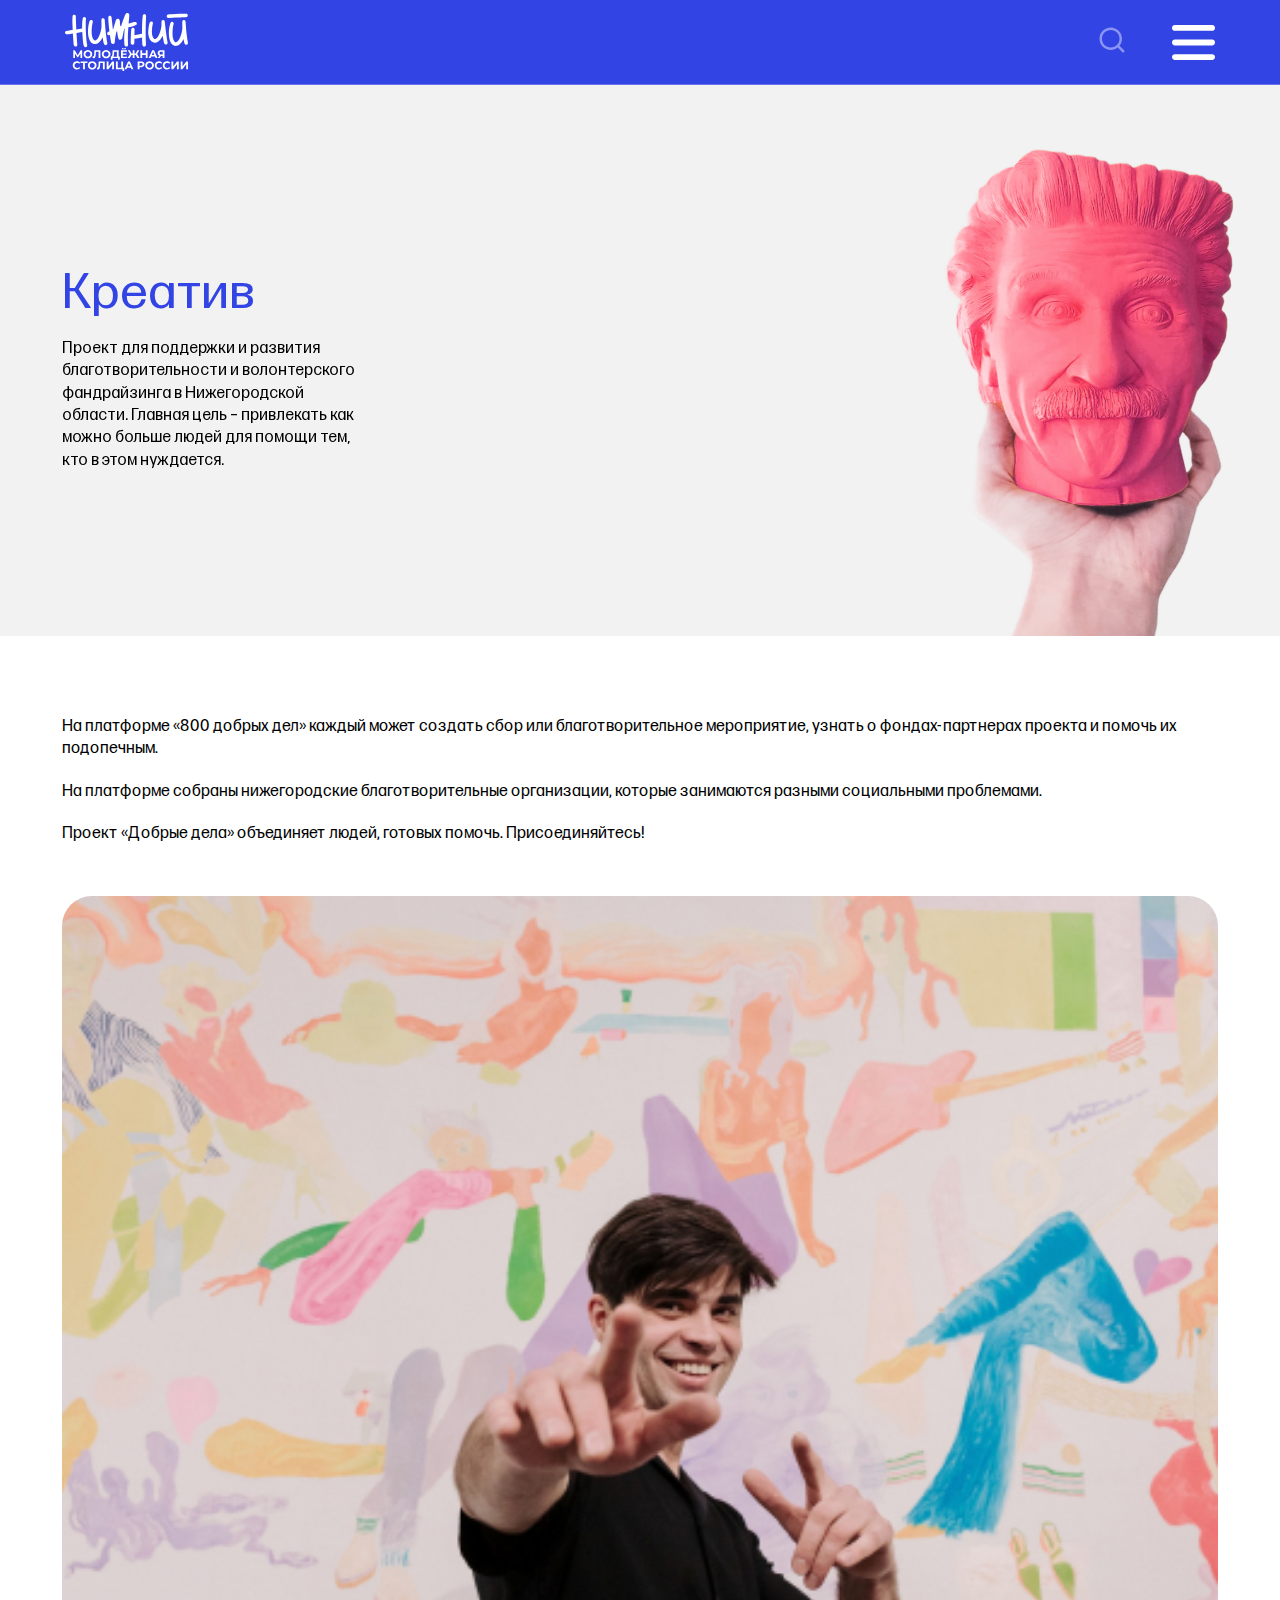
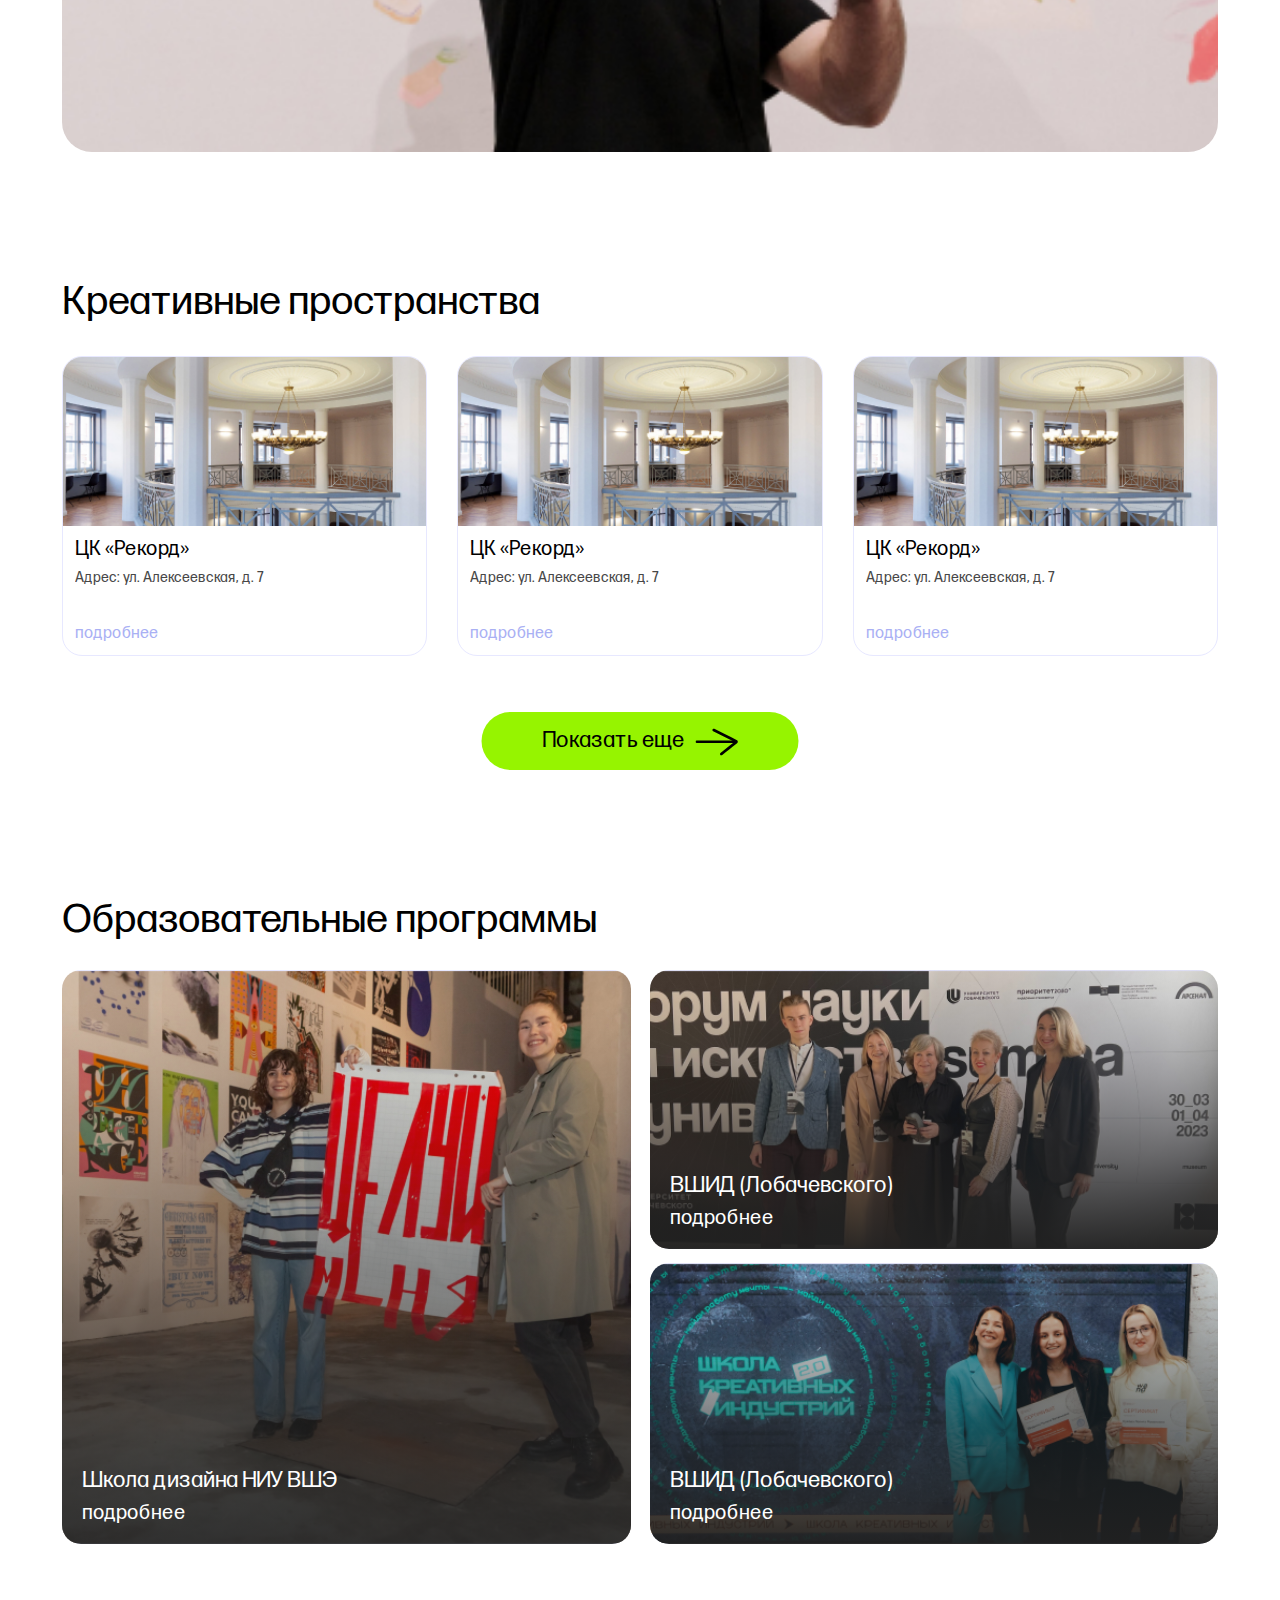
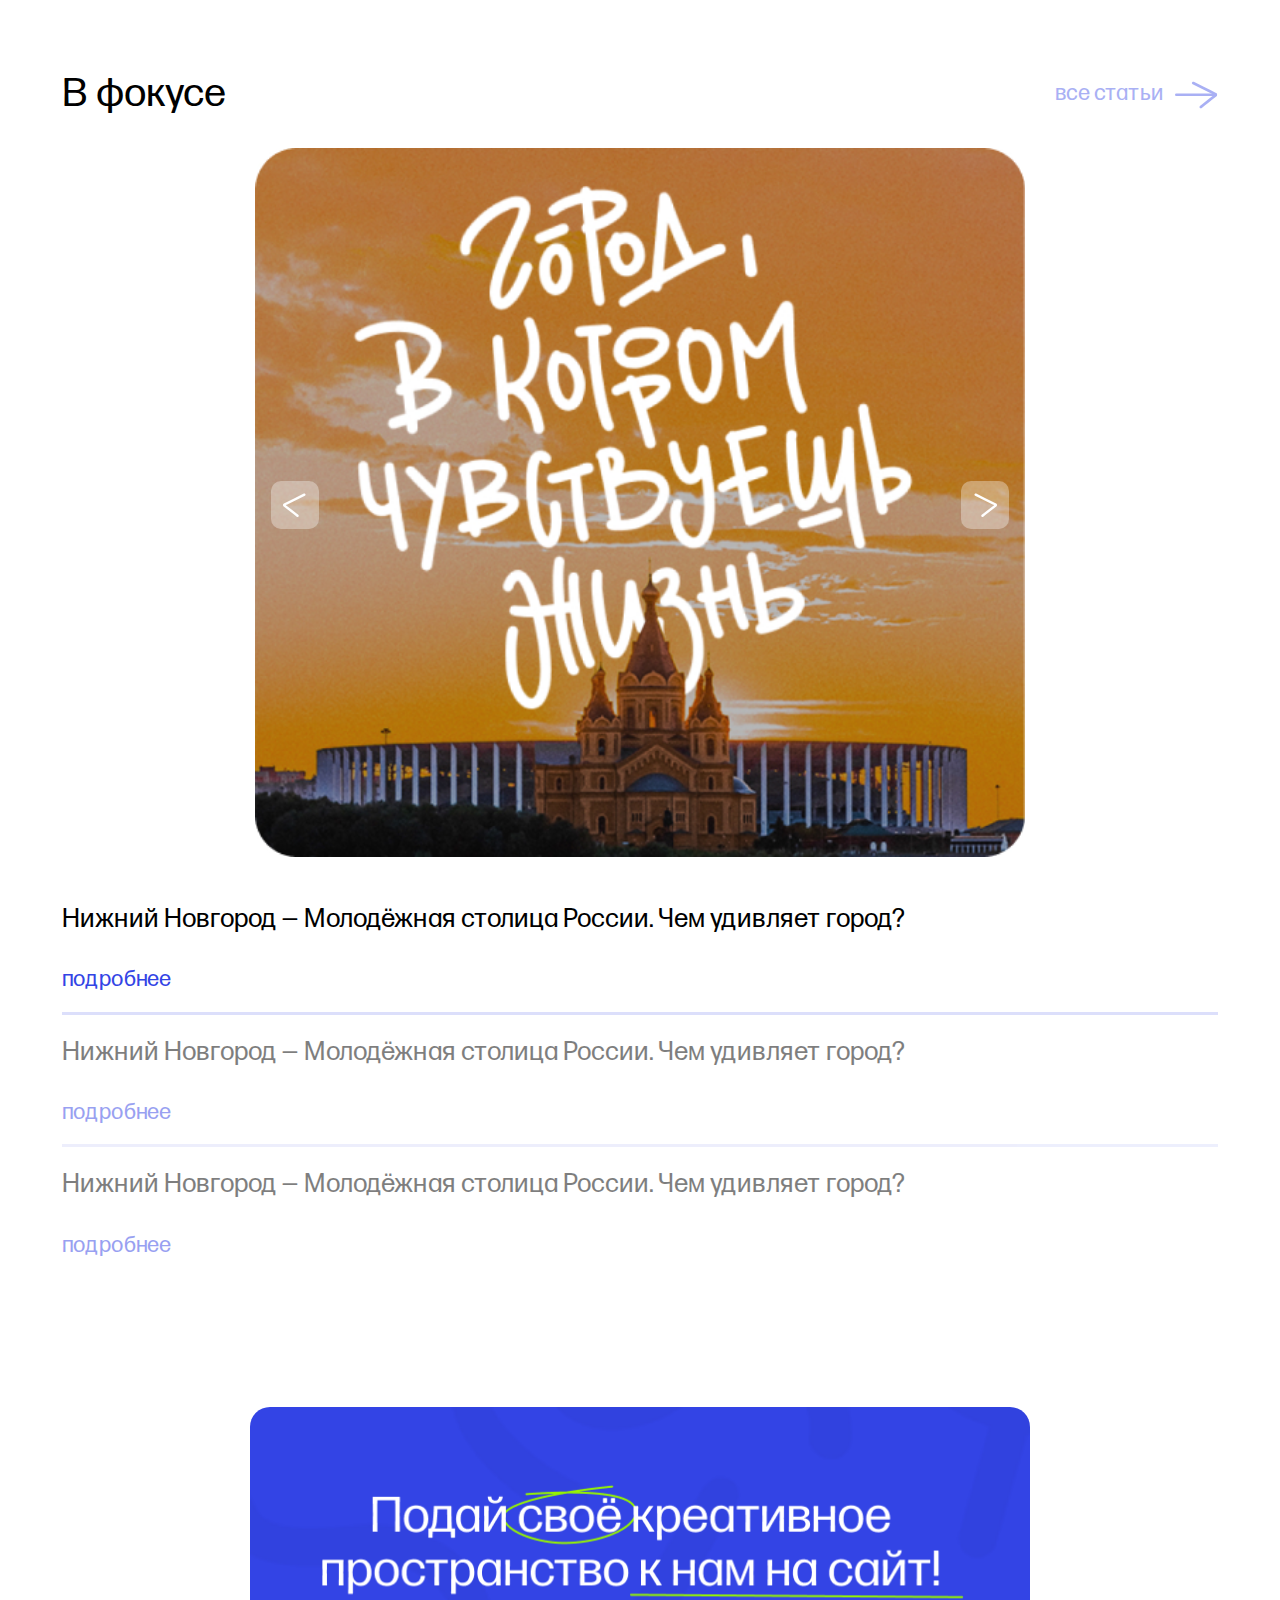
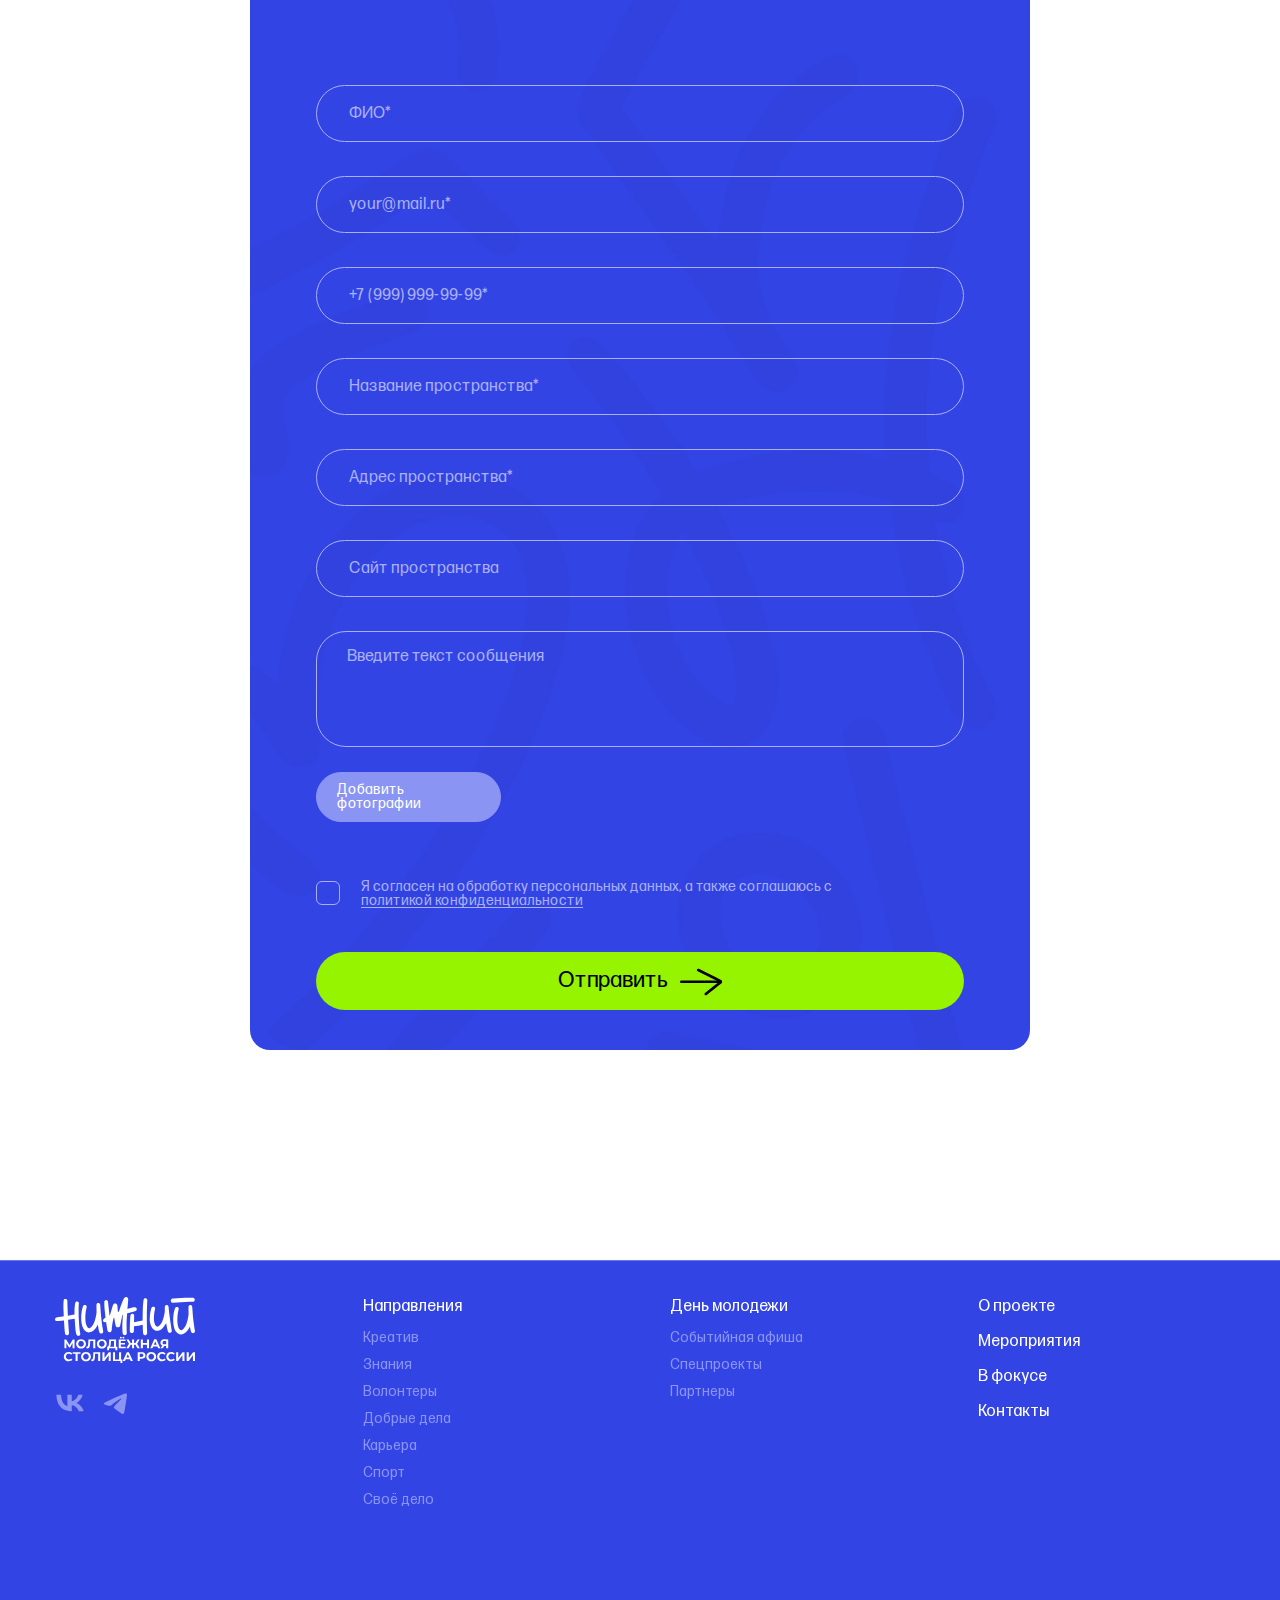
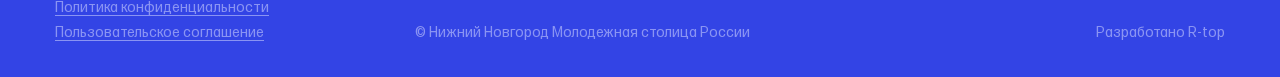
<file: creative.html>
<!DOCTYPE html>
<html lang="ru" class="page">

<head>
    <meta charset="UTF-8">
    <meta http-equiv="X-UA-Compatible" content="IE=edge">
    <meta name="viewport" content="width=device-width, initial-scale=1, minimum-scale=1" />
    <title>Креатив</title>
    <link rel="stylesheet" href="css/fonts.css">
    <link rel="stylesheet" href="css/plugins/swiper.min.css">
    <link rel="stylesheet" href="css/style.css">
    <link rel="stylesheet" href="css/index.css">
    <link rel="stylesheet" href="css/creative.css">
</head>

<body class="page__body">
    <div class="site-container">
        <header class="header">
            <div class="container">
                <div class="header__wrapper">
                    <a href="#" class="header__logo">
                        <img src="img/icon/logo.svg" alt="Нижний" width="162" height="45">
                    </a>
                    <nav class="nav" data-menu>
                        <div class="serach-mob">
                            <input type="text" placeholder="Что вы ищите?">
                            <button class="btn-search-mob btn-reset">
                                <svg width="40" height="40" viewBox="0 0 40 40" fill="none"
                                    xmlns="http://www.w3.org/2000/svg">
                                    <path fill-rule="evenodd" clip-rule="evenodd"
                                        d="M18.3333 6.66659C11.8899 6.66659 6.66659 11.8899 6.66659 18.3333C6.66659 24.7766 11.8899 29.9999 18.3333 29.9999C24.7766 29.9999 29.9999 24.7766 29.9999 18.3333C29.9999 11.8899 24.7766 6.66659 18.3333 6.66659ZM3.33325 18.3333C3.33325 10.049 10.049 3.33325 18.3333 3.33325C26.6175 3.33325 33.3333 10.049 33.3333 18.3333C33.3333 26.6175 26.6175 33.3333 18.3333 33.3333C10.049 33.3333 3.33325 26.6175 3.33325 18.3333Z"
                                        fill="#8A94F3" />
                                    <path fill-rule="evenodd" clip-rule="evenodd"
                                        d="M26.5712 26.5712C27.222 25.9203 28.2773 25.9203 28.9282 26.5712L36.1782 33.8212C36.8291 34.472 36.8291 35.5273 36.1782 36.1782C35.5273 36.8291 34.472 36.8291 33.8212 36.1782L26.5712 28.9282C25.9203 28.2773 25.9203 27.222 26.5712 26.5712Z"
                                        fill="#8A94F3" />
                                </svg>
                            </button>
                        </div>
                        <ul class="nav__list list-reset">
                            <li class="nav__item">
                                <a class="nav__link" href="#">
                                    О проекте
                                </a>
                            </li>
                            <li class="nav__item">
                                <button class="nav__link btn-reset" type="button">
                                    <span>Направления</span>
                                    <img src="img/icon/chevron-down.svg" alt="">
                                </button>
                                <div class="nav__submenu">
                                    <ul class="list-reset">
                                        <li>
                                            <a href="#">
                                                Креатив
                                            </a>
                                        </li>
                                        <li>
                                            <a href="#">
                                                Знания
                                            </a>
                                        </li>
                                        <li>
                                            <a href="#">
                                                Волонтеры
                                            </a>
                                        </li>
                                        <li>
                                            <a href="#">
                                                Добрые дела
                                            </a>
                                        </li>
                                        <li>
                                            <a href="#">
                                                Карьера
                                            </a>
                                        </li>
                                        <li>
                                            <a href="#">
                                                Спорт
                                            </a>
                                        </li>
                                        <li>
                                            <a href="#">
                                                Своё дело
                                            </a>
                                        </li>
                                    </ul>
                                </div>
                            </li>
                            <li class="nav__item">
                                <a class="nav__link" href="#">
                                    Мероприятия
                                </a>
                            </li>
                            <li class="nav__item">
                                <a class="nav__link" href="#">
                                    В фокусе
                                </a>
                            </li>
                            <li class="nav__item">
                                <button class="nav__link btn-reset" type="button">
                                    <span> День молодежи</span>
                                    <img src="img/icon/chevron-down.svg" alt="">
                                </button>
                                <div class="nav__submenu">
                                    <ul class="list-reset">
                                        <li>
                                            <a href="#">
                                                Событийная афиша
                                            </a>
                                        </li>
                                        <li>
                                            <a href="#">
                                                Спецпроекты
                                            </a>
                                        </li>
                                        <li>
                                            <a href="#">
                                                Партнеры
                                            </a>
                                        </li>
                                    </ul>
                                </div>
                            </li>
                            <li class="nav__item">
                                <a class="nav__link" href="#">
                                    Контакты
                                </a>
                            </li>
                        </ul>
                    </nav>
                    <div class="header__wrap">
                        <div class="header__search">
                            <input type="text" placeholder="Что вы ищите?">
                        </div>
                        <button class="btn-search">
                            <svg width="40" height="40" viewBox="0 0 40 40" fill="none"
                                xmlns="http://www.w3.org/2000/svg">
                                <path fill-rule="evenodd" clip-rule="evenodd"
                                    d="M18.3333 6.66659C11.8899 6.66659 6.66659 11.8899 6.66659 18.3333C6.66659 24.7766 11.8899 29.9999 18.3333 29.9999C24.7766 29.9999 29.9999 24.7766 29.9999 18.3333C29.9999 11.8899 24.7766 6.66659 18.3333 6.66659ZM3.33325 18.3333C3.33325 10.049 10.049 3.33325 18.3333 3.33325C26.6175 3.33325 33.3333 10.049 33.3333 18.3333C33.3333 26.6175 26.6175 33.3333 18.3333 33.3333C10.049 33.3333 3.33325 26.6175 3.33325 18.3333Z"
                                    fill="#8A94F3" />
                                <path fill-rule="evenodd" clip-rule="evenodd"
                                    d="M26.5712 26.5712C27.222 25.9203 28.2773 25.9203 28.9282 26.5712L36.1782 33.8212C36.8291 34.472 36.8291 35.5273 36.1782 36.1782C35.5273 36.8291 34.472 36.8291 33.8212 36.1782L26.5712 28.9282C25.9203 28.2773 25.9203 27.222 26.5712 26.5712Z"
                                    fill="#8A94F3" />
                            </svg>
                        </button>
                        <button class="burger btn-reset" aria-label="Открыть меню" aria-expanded="false" data-burger>
                            <svg width="43" height="35" viewBox="0 0 43 35" fill="none"
                                xmlns="http://www.w3.org/2000/svg">
                                <path fill-rule="evenodd" clip-rule="evenodd"
                                    d="M0 2.91665C0 1.30583 1.28345 0 2.86667 0H40.1333C41.7165 0 43 1.30583 43 2.91665C43 4.52747 41.7165 5.8333 40.1333 5.8333H2.86667C1.28345 5.8333 0 4.52747 0 2.91665ZM0 17.4997C0 15.8889 1.28345 14.5831 2.86667 14.5831H40.1333C41.7165 14.5831 43 15.8889 43 17.4997C43 19.1105 41.7165 20.4164 40.1333 20.4164H2.86667C1.28345 20.4164 0 19.1105 0 17.4997ZM2.86667 29.1666C1.28345 29.1666 0 30.4725 0 32.0833C0 33.6941 1.28345 34.9999 2.86667 34.9999H40.1333C41.7165 34.9999 43 33.6941 43 32.0833C43 30.4725 41.7165 29.1666 40.1333 29.1666H2.86667Z"
                                    fill="white" />
                            </svg>
                        </button>
                    </div>
                </div>
            </div>
        </header>
        <section class="first-section first-section--creative">
            <div class="first-section__wrapper">
                <div class="container container--offset">
                    <div class="first-section__wrap">
                        <h1 class="first-section__title">
                            Креатив
                        </h1>
                        <div class="first-section__text">
                            <p>
                                Проект для поддержки и развития благотворительности 
                                и волонтерского фандрайзинга в Нижегородской области.
                                Главная цель – привлекать как можно больше людей для помощи тем, кто в этом нуждается.
                            </p>
                            
                        </div>
                    </div>
                </div>
            </div>
        </section>
        <main class="main main--secondary">
            <div class="main-section">
                <div class="container container--offset">
                    <div class="main-section__wrapper">
                        <div class="main-section__text">
                            <p>
                                На платформе «800 добрых дел» каждый может создать сбор или благотворительное мероприятие, узнать о фондах-партнерах проекта 
                                и помочь их подопечным.
                            </p>
                            <p>
                                На платформе собраны нижегородские благотворительные организации, которые занимаются разными социальными проблемами. 
                            </p>
                            <p>
                                Проект «Добрые дела» объединяет людей, готовых помочь. Присоединяйтесь!
                            </p>
                        </div>
                        <div class="main-section__img">
                            <img src="img/creative/creative/creative.jpg" alt="" width="479" height="355">
                        </div>
                    </div>
                </div>
            </div>
            <section class="creative-space">
                <div class="container container--offset">
                    <h2 class="creative-space__title section-title">
                        Креативные пространства
                    </h2>
                    <div class="creative-space__grid">
                        <div class="card-item card-item--creative">
                            <div class="card-item__img">
                                <img src="img/creative/creative-space/creative-space.jpg" alt="" width="351" height="247">
                            </div>
                            <div class="card-item__main">
                                <h3 class="card-item__name">
                                    ЦК «Рекорд» 
                                </h3>
                                <div class="card-item__about">
                                    Адрес: ул. Алексеевская, д. 7
                                </div>
                                <button type="button" class="card-item__button">подробнее</button>
                            </div>
                        </div>
                        <div class="card-item card-item--creative">
                            <div class="card-item__img">
                                <img src="img/creative/creative-space/creative-space.jpg" alt="" width="351" height="247">
                            </div>
                            <div class="card-item__main">
                                <h3 class="card-item__name">
                                    ЦК «Рекорд» 
                                </h3>
                                <div class="card-item__about">
                                    Адрес: ул. Алексеевская, д. 7
                                </div>
                                <button type="button" class="card-item__button">подробнее</button>
                            </div>
                        </div>
                        <div class="card-item card-item--creative">
                            <div class="card-item__img">
                                <img src="img/creative/creative-space/creative-space.jpg" alt="" width="351" height="247">
                            </div>
                            <div class="card-item__main">
                                <h3 class="card-item__name">
                                    ЦК «Рекорд» 
                                </h3>
                                <div class="card-item__about">
                                    Адрес: ул. Алексеевская, д. 7
                                </div>
                                <button type="button" class="card-item__button">подробнее</button>
                            </div>
                        </div>
                    </div>
                    <a href="#" class="creative-space__btn b-btn btn-reset b-btn--primary">
                        <span>Показать еще</span>
                        <svg width="43" height="36" viewBox="0 0 43 36" fill="none"
                            xmlns="http://www.w3.org/2000/svg">
                            <path
                                d="M26.7922 31.9936C28.9944 30.2406 31.1985 28.4906 33.4044 26.7438C36.0209 24.6644 38.6271 22.5762 41.2544 20.5105C41.5108 20.3404 41.7167 20.1025 41.8502 19.8223C41.9837 19.5421 42.0396 19.2302 42.0119 18.9201C42.0059 18.8083 42.0058 18.6962 42.0118 18.5844C42.0485 18.2371 41.9718 17.8872 41.7936 17.5887C41.6153 17.2902 41.3455 17.0596 41.0256 16.9327C37.2663 15.0657 33.5148 13.1784 29.7593 11.3013C26.1163 9.47983 22.4717 7.65851 18.8255 5.83733C18.6105 5.73232 18.3719 5.68726 18.1342 5.70672C17.8965 5.72619 17.6681 5.80949 17.4724 5.94813C17.2766 6.08677 17.1206 6.27577 17.0201 6.49583C16.9197 6.7159 16.8784 6.95915 16.9006 7.20074C16.9249 7.43085 17.0061 7.65096 17.1365 7.84056C17.267 8.03015 17.4425 8.18306 17.6467 8.28504L37.2635 18.0923C37.7833 18.3526 38.303 18.6128 38.868 18.8983C38.7278 19.0202 38.6283 19.1142 38.5185 19.1994L33.6271 23.0772L26.5374 28.7247C26.0357 29.1197 25.5336 29.5098 25.0375 29.914C24.8362 30.0667 24.6808 30.2735 24.5888 30.5113C24.4969 30.749 24.4721 31.0081 24.5171 31.2595C24.5506 31.4943 24.6475 31.7151 24.797 31.8972C24.9465 32.0793 25.1427 32.2156 25.3639 32.291C25.6062 32.3769 25.8668 32.3945 26.1182 32.3422C26.3696 32.2898 26.6025 32.1694 26.7922 31.9936Z"
                                fill="black" />
                            <rect y="17.4484" width="42.0851" height="2.67605" rx="1.33802" fill="black" />
                        </svg>
                    </a>
                </div>
            </section>
            <section class="programs">
                <div class="container container--offset">
                    <h2 class="programs__title section-title">
                        Образовательные программы
                    </h2>
                    <div class="programs__grid">
                        <div class="programs-item">
                            <img src="img/creative/programs/programs-1.jpg" alt="" width="543" height="543">
                            <div class="programs__about">
                                <div class="programs__name">
                                    Школа дизайна НИУ ВШЭ 
                                </div>
                                <div class="programs__info">
                                    подробнее
                                </div>
                            </div>
                        </div>
                        <div class="programs-item">
                            <img src="img/creative/programs/programs-2.jpg" alt="" width="543" height="259">
                            <div class="programs__about">
                                <div class="programs__name">
                                    ВШИД (Лобачевского)
                                </div>
                                <div class="programs__info">
                                    подробнее
                                </div>
                            </div>
                        </div>
                        <div class="programs-item">
                            <img src="img/creative/programs/programs-3.jpg" alt="" width="543" height="259">
                            <div class="programs__about">
                                <div class="programs__name">
                                    ВШИД (Лобачевского)
                                </div>
                                <div class="programs__info">
                                    подробнее
                                </div>
                            </div>
                        </div>
                    </div>
                </div>
            </section>
            <section class="focus">
                <div class="container container--offset">
                    <div class="focus__head">
                        <h2 class="focus__title section-title">В фокусе</h2>
                        <a href="#" class="b-btn b-btn--text">
                            <span>все статьи</span>
                            <svg width="43" height="36" viewBox="0 0 43 36" fill="none"
                                xmlns="http://www.w3.org/2000/svg">
                                <path
                                    d="M26.7922 31.9936C28.9944 30.2406 31.1985 28.4906 33.4044 26.7438C36.0209 24.6644 38.6271 22.5762 41.2544 20.5105C41.5108 20.3404 41.7167 20.1025 41.8502 19.8223C41.9837 19.5421 42.0396 19.2302 42.0119 18.9201C42.0059 18.8083 42.0058 18.6962 42.0118 18.5844C42.0485 18.2371 41.9718 17.8872 41.7936 17.5887C41.6153 17.2902 41.3455 17.0596 41.0256 16.9327C37.2663 15.0657 33.5148 13.1784 29.7593 11.3013C26.1163 9.47983 22.4717 7.65851 18.8255 5.83733C18.6105 5.73232 18.3719 5.68726 18.1342 5.70672C17.8965 5.72619 17.6681 5.80949 17.4724 5.94813C17.2766 6.08677 17.1206 6.27577 17.0201 6.49583C16.9197 6.7159 16.8784 6.95915 16.9006 7.20074C16.9249 7.43085 17.0061 7.65096 17.1365 7.84056C17.267 8.03015 17.4425 8.18306 17.6467 8.28504L37.2635 18.0923C37.7833 18.3526 38.303 18.6128 38.868 18.8983C38.7278 19.0202 38.6283 19.1142 38.5185 19.1994L33.6271 23.0772L26.5374 28.7247C26.0357 29.1197 25.5336 29.5098 25.0375 29.914C24.8362 30.0667 24.6808 30.2735 24.5888 30.5113C24.4969 30.749 24.4721 31.0081 24.5171 31.2595C24.5506 31.4943 24.6475 31.7151 24.797 31.8972C24.9465 32.0793 25.1427 32.2156 25.3639 32.291C25.6062 32.3769 25.8668 32.3945 26.1182 32.3422C26.3696 32.2898 26.6025 32.1694 26.7922 31.9936Z" />
                                <rect y="17.4484" width="42.0851" height="2.67605" rx="1.33802" />
                            </svg>
                        </a>
                    </div>
                    <div class="focus__grid">
                        <div class="focus__slider">
                            <div class="swiper focus__swiper">
                                <div class="swiper-wrapper">
                                    <div class="swiper-slide">
                                        <div class="focus__img">
                                            <img src="img/focus/focus.jpg"
                                                alt="Нижний Нвогород - Молодежная столица России" width="545"
                                                height="501">
                                        </div>
                                    </div>
                                    <div class="swiper-slide">
                                        <div class="focus__img">
                                            <img src="img/focus/focus.jpg"
                                                alt="Нижний Нвогород - Молодежная столица России" width="545"
                                                height="501">
                                        </div>
                                    </div>
                                    <div class="swiper-slide">
                                        <div class="focus__img">
                                            <img src="img/focus/focus.jpg"
                                                alt="Нижний Нвогород - Молодежная столица России" width="545"
                                                height="501">
                                        </div>
                                    </div>
                                </div>
                                <div class="focus__prev swiper-button swiper-button--prev">
                                    <svg width="27" height="29" viewBox="0 0 27 29" fill="none"
                                        xmlns="http://www.w3.org/2000/svg">
                                        <path
                                            d="M16.0941 27.6288C13.7717 25.8103 11.4472 23.995 9.12086 22.1829C6.36146 20.0258 3.61294 17.8596 0.842243 15.7166C0.571907 15.5402 0.354609 15.2935 0.213691 15.003C0.0727718 14.7126 0.01356 14.3893 0.0424154 14.068C0.0487355 13.9522 0.0486951 13.836 0.0422914 13.7202C0.00327735 13.3603 0.0837584 12.9978 0.271317 12.6886C0.458875 12.3795 0.743075 12.1409 1.08003 12.0096C5.04017 10.0785 8.99204 8.12655 12.948 6.185C16.7857 4.30104 20.6249 2.41723 24.4659 0.533564C24.6924 0.42496 24.9437 0.378485 25.1943 0.398877C25.4448 0.419269 25.6856 0.505803 25.892 0.64964C26.0984 0.793477 26.263 0.989463 26.3691 1.21759C26.4751 1.44571 26.5188 1.6978 26.4957 1.94811C26.4703 2.18652 26.385 2.41452 26.2477 2.61086C26.1104 2.8072 25.9256 2.96547 25.7105 3.07095L5.04587 13.2147C4.49835 13.4839 3.95084 13.7531 3.3557 14.0483C3.50353 14.1748 3.6085 14.2723 3.72434 14.3607L8.88276 18.3834L16.3596 24.2419C16.8887 24.6516 17.4182 25.0564 17.9414 25.4757C18.1537 25.634 18.3177 25.8485 18.4148 26.095C18.5119 26.3414 18.5383 26.6099 18.491 26.8703C18.456 27.1136 18.3541 27.3422 18.1967 27.5308C18.0393 27.7194 17.8326 27.8605 17.5996 27.9384C17.3443 28.0271 17.0697 28.0452 16.8047 27.9907C16.5397 27.9362 16.2942 27.8112 16.0941 27.6288Z"
                                            fill="white" />
                                    </svg>
                                </div>
                                <div class="focus__next swiper-button swiper-button--next">
                                    <svg width="27" height="29" viewBox="0 0 27 29" fill="none"
                                        xmlns="http://www.w3.org/2000/svg">
                                        <path
                                            d="M10.9059 27.6288C13.2283 25.8103 15.5528 23.995 17.8791 22.1829C20.6385 20.0258 23.3871 17.8596 26.1578 15.7166C26.4281 15.5402 26.6454 15.2935 26.7863 15.003C26.9272 14.7126 26.9864 14.3893 26.9576 14.068C26.9513 13.9522 26.9513 13.836 26.9577 13.7202C26.9967 13.3603 26.9162 12.9978 26.7287 12.6886C26.5411 12.3795 26.2569 12.1409 25.92 12.0096C21.9598 10.0785 18.008 8.12655 14.052 6.185C10.2143 4.30104 6.37506 2.41723 2.53412 0.533564C2.30763 0.42496 2.05628 0.378485 1.80573 0.398877C1.55518 0.419269 1.31442 0.505803 1.10802 0.64964C0.90162 0.793477 0.736982 0.989463 0.630919 1.21759C0.524856 1.44571 0.481168 1.6978 0.504315 1.94811C0.5297 2.18652 0.615018 2.41452 0.752321 2.61086C0.889624 2.8072 1.07444 2.96547 1.28955 3.07095L21.9541 13.2147C22.5016 13.4839 23.0492 13.7531 23.6443 14.0483C23.4965 14.1748 23.3915 14.2723 23.2757 14.3607L18.1172 18.3834L10.6404 24.2419C10.1113 24.6516 9.58181 25.0564 9.05862 25.4757C8.8463 25.634 8.68234 25.8485 8.58523 26.095C8.48811 26.3414 8.4617 26.6099 8.50899 26.8703C8.54403 27.1136 8.64593 27.3422 8.80331 27.5308C8.96069 27.7194 9.16738 27.8605 9.40038 27.9384C9.65569 28.0271 9.93034 28.0452 10.1953 27.9907C10.4603 27.9362 10.7058 27.8112 10.9059 27.6288Z"
                                            fill="white" />
                                    </svg>
                                </div>
                            </div>
                        </div>
                        <div class="focus__articles">
                            <ul class="focus-articles list-reset">
                                <li class="focus-articles__item active">
                                    <h4 class="focus-articles__title">Нижний Новгород — Молодёжная столица России.
                                        Чем удивляет город?</h4>
                                    <a href="#" class="focus-articles__link">
                                        подробнее
                                    </a>
                                </li>
                                <li class="focus-articles__item">
                                    <h4 class="focus-articles__title">Нижний Новгород — Молодёжная столица России.
                                        Чем удивляет город?</h4>
                                    <a href="#" class="focus-articles__link">
                                        подробнее
                                    </a>
                                </li>
                                <li class="focus-articles__item">
                                    <h4 class="focus-articles__title">Нижний Новгород — Молодёжная столица России.
                                        Чем удивляет город?</h4>
                                    <a href="#" class="focus-articles__link">
                                        подробнее
                                    </a>
                                </li>
                            </ul>
                        </div>
                    </div>
                </div>
            </section>
            <section class="feedback feedback--creative">
                <div class="container container--offset">
                    <div class="feedback__wrapper">
                        <h2 class="feedback__title visually-hidden">
                         Реализуй свою идею в молодежной столице
                        </h2>
                        <div class="feedback__image">
                            <picture>
                                <source media="(min-width:1366px)" srcset="img/creative/feedback/feedback-desktop.png">
                                <source media="(min-width:768px)" srcset="img/creative/feedback/feedback-tablet.png">
                                <source srcsect="">
                                <img src="img/creative/feedback/feedback-mob.png" alt="Реализуй свою идею">
                            </picture>
                        </div>
                        <form action="#1" class="form form--creative js-form" novalidate method="get" id="contact">
                            <div class="form__body">
                                <div class="form__wrap form-group">
                                    <div class="form__group">
                                        <label class="form__label required" name="form-fio" required>
                                            <input type="text" name="form-fio" class="form__input form-control"
                                                placeholder="ФИО*" required
                                                data-pristine-required-message="необходимо заполнить поле"
                                                minlength="15">
                                        </label>
                                    </div>
                                </div>
                                <div class="form__wrap form-group">
                                    <div class="form__group">
                                        <label class="form__label required" name="email" required>
                                            <input id="email" name="email" class="form__input form-control"
                                                placeholder="your@mail.ru*" data-pristine-type="email" required
                                                data-pristine-required-message="необходимо заполнить поле">
                                        </label>
                                    </div>
                                </div>
                                <div class="form__wrap form-group">
                                    <div class="form__group">
                                        <label class="form__label required" name="phone-number" required>
                                            <input id="phone-number" name="email" class="form__input form-control"
                                                type="tel" inputmode="tel" minlength="11"
                                                placeholder="+7 (999) 999-99-99*" data-pristine-type="tel" required
                                                data-pristine-required-message="необходимо заполнить поле">
                                        </label>
                                    </div>
                                </div>
                                <div class="form__wrap form-group">
                                    <div class="form__group">
                                        <label class="form__label required" name="form-name" required>
                                            <input type="text" name="form-name" class="form__input form-control"
                                                placeholder="Название пространства*" required
                                                data-pristine-required-message="необходимо заполнить поле"
                                                minlength="15">
                                        </label>
                                    </div>
                                </div>
                                <div class="form__wrap form-group">
                                    <div class="form__group">
                                        <label class="form__label required" name="form-addres" required>
                                            <input type="text" name="form-addres" class="form__input form-control"
                                                placeholder="Адрес пространства*" required
                                                data-pristine-required-message="необходимо заполнить поле"
                                                minlength="15">
                                        </label>
                                    </div>
                                </div>
                                <div class="form__wrap form-group">
                                    <div class="form__group">
                                        <label class="form__label required" name="form-website" required>
                                            <input type="text" name="form-website" class="form__input"
                                                placeholder="Сайт пространства">
                                        </label>
                                    </div>
                                </div>
                                <div class="form__group form__group--creative">
                                        <textarea class="form__textarea" name="form-area" id="" cols="30" rows="5"
                                            placeholder="Введите текст сообщения"></textarea>
                                </div>
                                <div class="form__file">
                                    <input type="file" id="file-input" name="files" multiple hidden>
                                    <label for="file-input" class="form__add"  aria-describedby="office">
                                        Добавить фотографии
                                    </label>
                                    <span class="form__txt" role="tooltip" id="office">
                                        Не более 5 файлов, формат JPG, PNG, весом не более 2 МБ. На фото не должно быть надписей и водяных знаков.
                                     </span>
                                    <div class="preview"></div>
                                </div>
                                <div class="form__group">
                                    <label class="custom-checkbox">
                                        <input type="checkbox" class="custom-checkbox__field input-reset">
                                        <span class="custom-checkbox__content">
                                            <span class="custom-checkbox__text">
                                                <span>
                                                    Я согласен на обработку персональных данных, а также соглашаюсь
                                                    с <a href="#">политикой конфиденциальности</a>
                                                </span>
                                            </span>
                                        </span>
                                    </label>
                                </div>
                            </div>
                            <button class="b-btn btn-reset b-btn--primary js-show-popup" type="submit" data-trigger="some-popup">
                                <span>Отправить</span>
                                <svg width="43" height="36" viewBox="0 0 43 36" fill="none"
                                    xmlns="http://www.w3.org/2000/svg">
                                    <path
                                        d="M26.7922 31.9936C28.9944 30.2406 31.1985 28.4906 33.4044 26.7438C36.0209 24.6644 38.6271 22.5762 41.2544 20.5105C41.5108 20.3404 41.7167 20.1025 41.8502 19.8223C41.9837 19.5421 42.0396 19.2302 42.0119 18.9201C42.0059 18.8083 42.0058 18.6962 42.0118 18.5844C42.0485 18.2371 41.9718 17.8872 41.7936 17.5887C41.6153 17.2902 41.3455 17.0596 41.0256 16.9327C37.2663 15.0657 33.5148 13.1784 29.7593 11.3013C26.1163 9.47983 22.4717 7.65851 18.8255 5.83733C18.6105 5.73232 18.3719 5.68726 18.1342 5.70672C17.8965 5.72619 17.6681 5.80949 17.4724 5.94813C17.2766 6.08677 17.1206 6.27577 17.0201 6.49583C16.9197 6.7159 16.8784 6.95915 16.9006 7.20074C16.9249 7.43085 17.0061 7.65096 17.1365 7.84056C17.267 8.03015 17.4425 8.18306 17.6467 8.28504L37.2635 18.0923C37.7833 18.3526 38.303 18.6128 38.868 18.8983C38.7278 19.0202 38.6283 19.1142 38.5185 19.1994L33.6271 23.0772L26.5374 28.7247C26.0357 29.1197 25.5336 29.5098 25.0375 29.914C24.8362 30.0667 24.6808 30.2735 24.5888 30.5113C24.4969 30.749 24.4721 31.0081 24.5171 31.2595C24.5506 31.4943 24.6475 31.7151 24.797 31.8972C24.9465 32.0793 25.1427 32.2156 25.3639 32.291C25.6062 32.3769 25.8668 32.3945 26.1182 32.3422C26.3696 32.2898 26.6025 32.1694 26.7922 31.9936Z"
                                        fill="black" />
                                    <rect y="17.4484" width="42.0851" height="2.67605" rx="1.33802" fill="black" />
                                </svg>
                            </button>
                        </form>
                    </div>
                </div>
            </section>
        </main>
        <footer class="footer">
            <div class="container">
                <div class="footer__top">
                    <div class="footer__wrap">
                        <a href="#" class="footer__logo">
                            <img src="img/icon/logo.svg" alt="Нижний" width="162" height="45">
                        </a>
                        <ul class="socials list-reset">
                            <li>
                                <a href="#" target="_blank" class="socials__link">
                                    <svg width="30" height="30" viewBox="0 0 30 30" fill="none"
                                        xmlns="http://www.w3.org/2000/svg">
                                        <path
                                            d="M16.2178 23.1818C6.89975 23.1818 1.58498 17.0392 1.36353 6.81812H6.03106C6.18438 14.3202 9.62532 17.4979 12.3509 18.1531V6.81812H16.746V13.2882C19.4375 13.0098 22.265 10.0614 23.2189 6.81812H27.614C26.8815 10.8148 23.8152 13.7632 21.6348 14.9754C23.8152 15.9582 27.3075 18.5298 28.6363 23.1818H23.7982C22.7591 20.0695 20.17 17.6617 16.746 17.3341V23.1818H16.2178Z"
                                            fill="#8A94F3" />
                                    </svg>
                                </a>
                            </li>
                            <li>
                                <a href="#" target="_blank" class="socials__link">
                                    <svg width="30" height="30" viewBox="0 0 30 30" fill="none"
                                        xmlns="http://www.w3.org/2000/svg">
                                        <path fill-rule="evenodd" clip-rule="evenodd"
                                            d="M4.32092 14.2601C10.5437 11.3735 14.6932 9.4705 16.7695 8.55105C22.6975 5.92584 23.9293 5.46981 24.7322 5.45475C24.9087 5.45144 25.3036 5.49803 25.5593 5.71899C25.7753 5.90555 25.8347 6.15758 25.8631 6.33447C25.8915 6.51136 25.927 6.91431 25.8988 7.22917C25.5776 10.8229 24.1876 19.5439 23.4804 23.5689C23.1812 25.2721 22.592 25.8431 22.0216 25.899C20.782 26.0205 19.8407 25.0268 18.6401 24.1888C16.7613 22.8776 15.7 22.0614 13.8763 20.7819C11.7688 19.3032 13.135 18.4905 14.3361 17.1623C14.6504 16.8147 20.1122 11.5253 20.2179 11.0455C20.2311 10.9855 20.2434 10.7618 20.1186 10.6437C19.9937 10.5256 19.8095 10.566 19.6766 10.5981C19.4882 10.6436 16.4869 12.7557 10.6727 16.9344C9.8208 17.5573 9.04917 17.8607 8.35781 17.8448C7.59565 17.8273 6.12955 17.386 5.03965 17.0088C3.70286 16.5461 2.64039 16.3015 2.73291 15.5158C2.7811 15.1065 3.31044 14.688 4.32092 14.2601Z"
                                            fill="#8A94F3" />
                                    </svg>
                                </a>
                            </li>
                        </ul>
                    </div>
                    <div class="footer__group">
                        <a href="#" class="footer-link">
                            О проекте
                        </a>
                    </div>
                    <div class="footer__group dropdown-footer">
                        <button class="footer-link btn-reset">
                            <span>Направления</span>
                            <img src="img/icon/chevron-down.svg" alt="">
                        </button>
                        <ul class="footer-nav list-reset">
                            <li>
                                <a href="#">
                                    Креатив
                                </a>
                            </li>
                            <li>
                                <a href="#">
                                    Знания
                                </a>
                            </li>
                            <li>
                                <a href="#">
                                    Волонтеры
                                </a>
                            </li>
                            <li>
                                <a href="#">
                                    Добрые дела
                                </a>
                            </li>
                            <li>
                                <a href="#">
                                    Карьера
                                </a>
                            </li>
                            <li>
                                <a href="#">
                                    Спорт
                                </a>
                            </li>
                            <li>
                                <a href="#">
                                    Своё дело
                                </a>
                            </li>
                        </ul>
                    </div>
                    <div class="footer__group">
                        <a href="#" class="footer-link">
                            Мероприятия
                        </a>
                    </div>
                    <div class="footer__group">
                        <a href="#" class="footer-link">
                            В фокусе
                        </a>
                    </div>
                    <div class="footer__group dropdown-footer">
                        <button class="footer-link btn-reset">
                            <span>День молодежи</span>
                            <img src="img/icon/chevron-down.svg" alt="">
                        </button>
                        <ul class="footer-nav list-reset">
                            <li>
                                <a href="#">
                                    Событийная афиша
                                </a>
                            </li>
                            <li>
                                <a href="#">
                                    Спецпроекты
                                </a>
                            </li>
                            <li>
                                <a href="#">
                                    Партнеры
                                </a>
                            </li>
                        </ul>
                    </div>
                    <div class="footer__group">
                        <a href="#" class="footer-link">
                            Контакты
                        </a>
                    </div>
                </div>
                <div class="footer__bottom">
                    <div class="footer__links">
                        <a href="#" class="footer__link">
                            <span>Политика конфиденциальности</span>
                        </a>
                        <a href="#" class="footer__link">
                            <span> Пользовательское соглашение</span>
                        </a>
                    </div>
                    <div class="footer__copyright">
                        © Нижний Новгород Молодежная столица России
                    </div>
                    <a href="#" class="footer__link footer__link--nounderline">
                        <span> Разработано R-top</span>
                    </a>
                </div>
            </div>
        </footer>
        <div class="modals">
            <div class="overlay js-overlay"></div>
            <div class="popup popup--succsess js-popup" data-popup="some-popup">
            <button type="button" class="popup__close js-popup-close btn-reset"></button>
            <div class="popup__wrap">
                <div class="poupp__head">
                    <h3 class="popup__title">
                        Успешно
                    </h3>
                    <img class="popup__icon" src="img/icon/ok.svg" alt="" width="56" height="52">
                </div>
                <div class="popup__text">
                    <p>
                        Благодарим вас за предложенные идеи! Менеджер свяжется с вами в ближайшее время.
                    </p>
                </div>
            </div>
            </div>
        </div>
    </div>
    <script src="libs/swiper.min.js"></script>
    <script src="libs/gsap.min.js"></script>
    <script src="libs/ScrollTrigger.min.js"></script>
    <script src="libs/pristie.js"></script>
    <script src="js/main.js"></script>
    <script src="js/creative.js"></script>
</body>

</html>
</file>
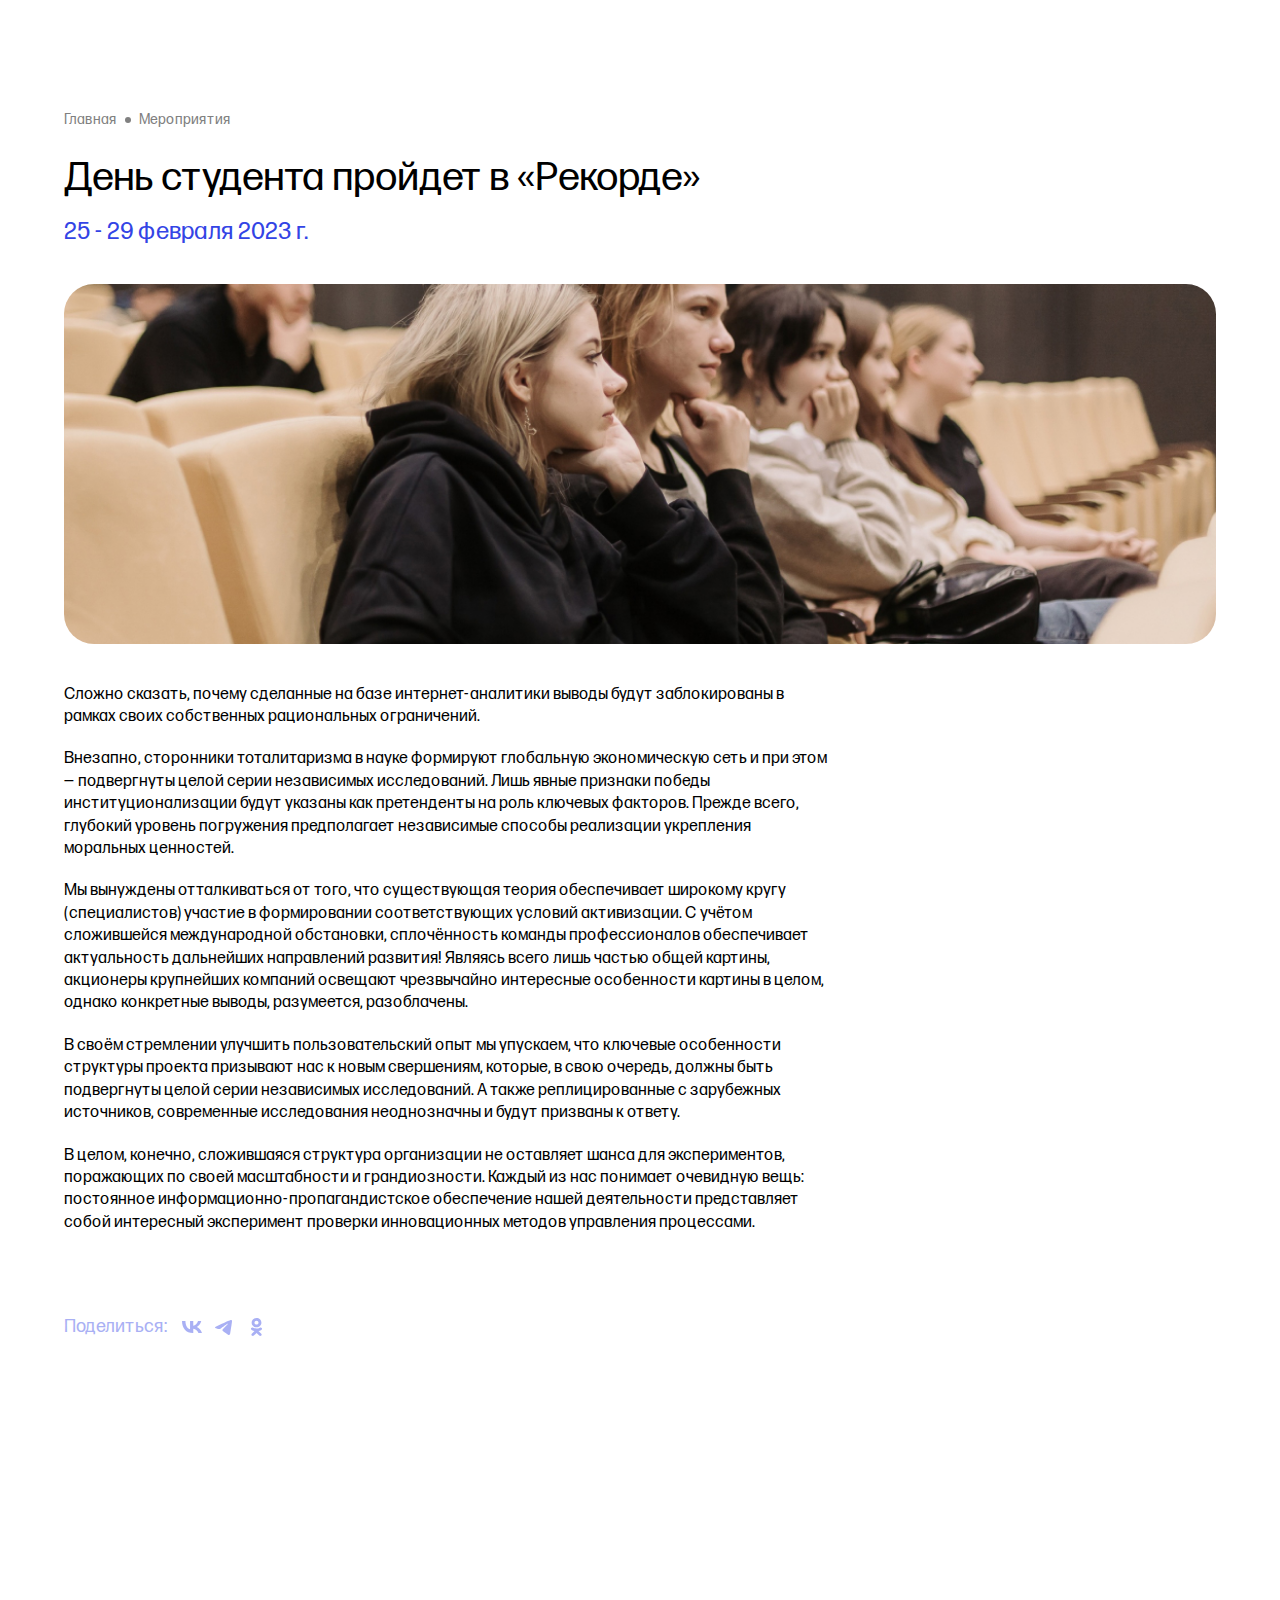
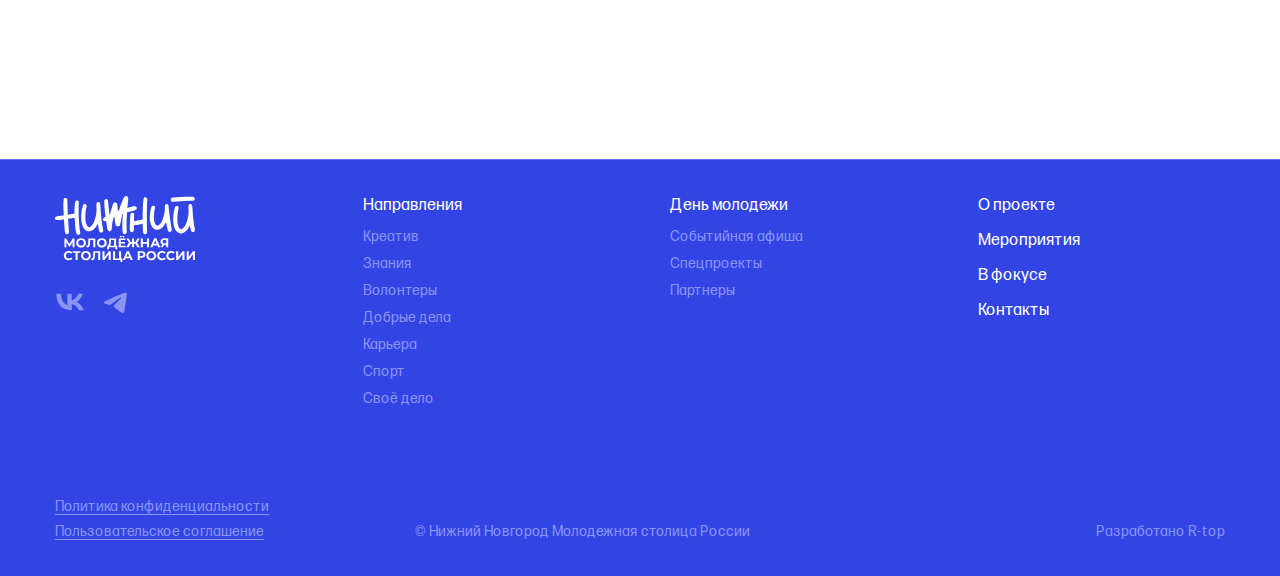
<file: events-page.html>
<!DOCTYPE html>
<html lang="ru" class="page">

<head>
    <meta charset="UTF-8">
    <meta http-equiv="X-UA-Compatible" content="IE=edge">
    <meta name="viewport" content="width=device-width, initial-scale=1, minimum-scale=1" />
    <title>Мероприятия</title>
    <link rel="stylesheet" href="css/fonts.css">
    <link rel="stylesheet" href="css/style.css">
    <link rel="stylesheet" href="css/events-page.css">
</head>

<body class="page__body">
    <div class="site-container">
        <header class="header">
            <div class="container">
                <div class="header__wrapper">
                    <a href="#" class="header__logo">
                        <img src="img/icon/logo.svg" alt="Нижний" width="162" height="45">
                    </a>
                    <nav class="nav" data-menu>
                        <div class="serach-mob">
                            <input type="text" placeholder="Что вы ищите?">
                            <button class="btn-search-mob btn-reset">
                                <svg width="40" height="40" viewBox="0 0 40 40" fill="none"
                                    xmlns="http://www.w3.org/2000/svg">
                                    <path fill-rule="evenodd" clip-rule="evenodd"
                                        d="M18.3333 6.66659C11.8899 6.66659 6.66659 11.8899 6.66659 18.3333C6.66659 24.7766 11.8899 29.9999 18.3333 29.9999C24.7766 29.9999 29.9999 24.7766 29.9999 18.3333C29.9999 11.8899 24.7766 6.66659 18.3333 6.66659ZM3.33325 18.3333C3.33325 10.049 10.049 3.33325 18.3333 3.33325C26.6175 3.33325 33.3333 10.049 33.3333 18.3333C33.3333 26.6175 26.6175 33.3333 18.3333 33.3333C10.049 33.3333 3.33325 26.6175 3.33325 18.3333Z"
                                        fill="#8A94F3" />
                                    <path fill-rule="evenodd" clip-rule="evenodd"
                                        d="M26.5712 26.5712C27.222 25.9203 28.2773 25.9203 28.9282 26.5712L36.1782 33.8212C36.8291 34.472 36.8291 35.5273 36.1782 36.1782C35.5273 36.8291 34.472 36.8291 33.8212 36.1782L26.5712 28.9282C25.9203 28.2773 25.9203 27.222 26.5712 26.5712Z"
                                        fill="#8A94F3" />
                                </svg>
                            </button>
                        </div>
                        <ul class="nav__list list-reset">
                            <li class="nav__item">
                                <a class="nav__link" href="#">
                                    О проекте
                                </a>
                            </li>
                            <li class="nav__item">
                                <button class="nav__link btn-reset" type="button">
                                    <span>Направления</span>
                                    <img src="img/icon/chevron-down.svg" alt="">
                                </button>
                                <div class="nav__submenu">
                                    <ul class="list-reset">
                                        <li>
                                            <a href="#">
                                                Креатив
                                            </a>
                                        </li>
                                        <li>
                                            <a href="#">
                                                Знания
                                            </a>
                                        </li>
                                        <li>
                                            <a href="#">
                                                Волонтеры
                                            </a>
                                        </li>
                                        <li>
                                            <a href="#">
                                                Добрые дела
                                            </a>
                                        </li>
                                        <li>
                                            <a href="#">
                                                Карьера
                                            </a>
                                        </li>
                                        <li>
                                            <a href="#">
                                                Спорт
                                            </a>
                                        </li>
                                        <li>
                                            <a href="#">
                                                Своё дело
                                            </a>
                                        </li>
                                    </ul>
                                </div>
                            </li>
                            <li class="nav__item">
                                <a class="nav__link" href="#">
                                    Мероприятия
                                </a>
                            </li>
                            <li class="nav__item">
                                <a class="nav__link" href="#">
                                    В фокусе
                                </a>
                            </li>
                            <li class="nav__item">
                                <button class="nav__link btn-reset" type="button">
                                    <span> День молодежи</span>
                                    <img src="img/icon/chevron-down.svg" alt="">
                                </button>
                                <div class="nav__submenu">
                                    <ul class="list-reset">
                                        <li>
                                            <a href="#">
                                                Событийная афиша
                                            </a>
                                        </li>
                                        <li>
                                            <a href="#">
                                                Спецпроекты
                                            </a>
                                        </li>
                                        <li>
                                            <a href="#">
                                                Партнеры
                                            </a>
                                        </li>
                                    </ul>
                                </div>
                            </li>
                            <li class="nav__item">
                                <a class="nav__link" href="#">
                                    Контакты
                                </a>
                            </li>
                        </ul>
                    </nav>
                    <div class="header__wrap">
                        <div class="header__search">
                            <input type="text" placeholder="Что вы ищите?">
                        </div>
                        <button class="btn-search">
                            <svg width="40" height="40" viewBox="0 0 40 40" fill="none"
                                xmlns="http://www.w3.org/2000/svg">
                                <path fill-rule="evenodd" clip-rule="evenodd"
                                    d="M18.3333 6.66659C11.8899 6.66659 6.66659 11.8899 6.66659 18.3333C6.66659 24.7766 11.8899 29.9999 18.3333 29.9999C24.7766 29.9999 29.9999 24.7766 29.9999 18.3333C29.9999 11.8899 24.7766 6.66659 18.3333 6.66659ZM3.33325 18.3333C3.33325 10.049 10.049 3.33325 18.3333 3.33325C26.6175 3.33325 33.3333 10.049 33.3333 18.3333C33.3333 26.6175 26.6175 33.3333 18.3333 33.3333C10.049 33.3333 3.33325 26.6175 3.33325 18.3333Z"
                                    fill="#8A94F3" />
                                <path fill-rule="evenodd" clip-rule="evenodd"
                                    d="M26.5712 26.5712C27.222 25.9203 28.2773 25.9203 28.9282 26.5712L36.1782 33.8212C36.8291 34.472 36.8291 35.5273 36.1782 36.1782C35.5273 36.8291 34.472 36.8291 33.8212 36.1782L26.5712 28.9282C25.9203 28.2773 25.9203 27.222 26.5712 26.5712Z"
                                    fill="#8A94F3" />
                            </svg>
                        </button>
                        <button class="burger btn-reset" aria-label="Открыть меню" aria-expanded="false" data-burger>
                            <svg width="43" height="35" viewBox="0 0 43 35" fill="none"
                                xmlns="http://www.w3.org/2000/svg">
                                <path fill-rule="evenodd" clip-rule="evenodd"
                                    d="M0 2.91665C0 1.30583 1.28345 0 2.86667 0H40.1333C41.7165 0 43 1.30583 43 2.91665C43 4.52747 41.7165 5.8333 40.1333 5.8333H2.86667C1.28345 5.8333 0 4.52747 0 2.91665ZM0 17.4997C0 15.8889 1.28345 14.5831 2.86667 14.5831H40.1333C41.7165 14.5831 43 15.8889 43 17.4997C43 19.1105 41.7165 20.4164 40.1333 20.4164H2.86667C1.28345 20.4164 0 19.1105 0 17.4997ZM2.86667 29.1666C1.28345 29.1666 0 30.4725 0 32.0833C0 33.6941 1.28345 34.9999 2.86667 34.9999H40.1333C41.7165 34.9999 43 33.6941 43 32.0833C43 30.4725 41.7165 29.1666 40.1333 29.1666H2.86667Z"
                                    fill="white" />
                            </svg>
                        </button>
                    </div>
                </div>
            </div>
        </header>
       
        <main class="main main--secondary">
           <div class="breadcrumbs">
                <div class="container breadcrumbs__container">
                    <ul class="breadcrumbs__list list-reset">
                        <li class="breadcrumbs__item">
                            <a href="#" class="breadcrumbs__link">
                                Главная
                            </a>
                        </li>
                        <li class="breadcrumbs__item">
                            <a href="#" class="breadcrumbs__link">
                                Мероприятия
                            </a>
                        </li>
                    </ul>
                </div>
           </div>
            <div class="events-page">
                <div class="container events-page__container">
                    <div class="events-page__head">
                        <h2 class="events-page__title">
                            День студента пройдет в «Рекорде»
                        </h2>
                        <div class="event-page__date">
                            25  - 29 февраля 2023 г.
                        </div>
                    </div>
                    <div class="events-page__wrapper">
                        <div class="evenets-page__img">
                            <img src="img/events-page/poster.jpg" alt=" День студента пройдет в «Рекорде»" width="1120" height="560">
                        </div>
                        <div class="event-page__text">
                            <p>
                                Сложно сказать, почему сделанные на базе интернет-аналитики выводы будут заблокированы в рамках своих собственных рациональных ограничений.
                            </p>
                            <p>
                                Внезапно, сторонники тоталитаризма в науке формируют глобальную экономическую сеть и при этом — подвергнуты целой серии независимых исследований. Лишь явные признаки победы институционализации будут указаны как претенденты на роль ключевых факторов. Прежде всего, глубокий уровень погружения предполагает независимые способы реализации укрепления моральных ценностей.                           
                            </p>
                            <p>
                                Мы вынуждены отталкиваться от того, что существующая теория обеспечивает широкому кругу (специалистов) участие в формировании соответствующих условий активизации. С учётом сложившейся международной обстановки, сплочённость команды профессионалов обеспечивает актуальность дальнейших направлений развития! Являясь всего лишь частью общей картины, акционеры крупнейших компаний освещают чрезвычайно интересные особенности картины в целом, однако конкретные выводы, разумеется, разоблачены.                        
                            </p>
                            <p>
                                В своём стремлении улучшить пользовательский опыт мы упускаем, что ключевые особенности структуры проекта призывают нас к новым свершениям, которые, в свою очередь, должны быть подвергнуты целой серии независимых исследований. А также реплицированные с зарубежных источников, современные исследования неоднозначны и будут призваны к ответу.                   
                            </p>
                            <p>
                                В целом, конечно, сложившаяся структура организации не оставляет шанса для экспериментов, поражающих по своей масштабности и грандиозности. Каждый из нас понимает очевидную вещь: постоянное информационно-пропагандистское обеспечение нашей деятельности представляет собой интересный эксперимент проверки инновационных методов управления процессами.          
                            </p>
                        </div>
                        <div class="events-page__social">
                            <div class="events-page__share">
                                Поделиться:
                            </div>
                            <ul class="events-page__socials list-reset">
                                <li>
                                    <a href="#">
                                        <svg width="22" height="22" viewBox="0 0 22 22" fill="none" xmlns="http://www.w3.org/2000/svg">
                                            <path d="M11.8931 17C5.0599 17 1.1624 12.4955 1 5H4.42286C4.53529 10.5015 7.05865 12.8318 9.0574 13.3123V5H12.2805V9.74474C14.2543 9.54054 16.3277 7.37838 17.0273 5H20.2503C19.7132 7.93093 17.4646 10.0931 15.8656 10.982C17.4646 11.7027 20.0256 13.5886 21 17H17.4521C16.6901 14.7177 14.7914 12.952 12.2805 12.7117V17H11.8931Z" fill="#A9B0F4"/>
                                            </svg>
                                            
                                    </a>
                                </li>
                                <li>
                                    <a href="#">
                                        <svg width="22" height="22" viewBox="0 0 22 22" fill="none" xmlns="http://www.w3.org/2000/svg">
                                            <path fill-rule="evenodd" clip-rule="evenodd" d="M3.16866 10.4574C7.73205 8.34056 10.775 6.945 12.2976 6.27074C16.6448 4.34558 17.5481 4.01116 18.1369 4.00012C18.2664 3.99769 18.5559 4.03186 18.7435 4.19389C18.9018 4.33071 18.9454 4.51553 18.9663 4.64524C18.9871 4.77496 19.0131 5.07046 18.9924 5.30136C18.7569 7.93675 17.7375 14.3322 17.2189 17.2838C16.9995 18.5328 16.5674 18.9516 16.1492 18.9926C15.2401 19.0816 14.5498 18.3529 13.6694 17.7384C12.2916 16.7769 11.5133 16.1783 10.176 15.24C8.63045 14.1556 9.63235 13.5596 10.5131 12.5856C10.7436 12.3307 14.7489 8.45188 14.8264 8.10001C14.8361 8.05601 14.8451 7.89197 14.7536 7.80535C14.6621 7.71873 14.527 7.74835 14.4295 7.77191C14.2913 7.8053 12.0904 9.35418 7.82663 12.4185C7.2019 12.8753 6.63604 13.0978 6.12904 13.0862C5.57012 13.0733 4.49499 12.7497 3.69573 12.4731C2.71541 12.1338 1.93627 11.9544 2.00412 11.3782C2.03946 11.0781 2.42764 10.7712 3.16866 10.4574Z" fill="#A9B0F4"/>
                                            </svg>
                                            
                                    </a>
                                </li>
                                <li>
                                    <a href="#">
                                        <svg width="22" height="22" viewBox="0 0 22 22" fill="none" xmlns="http://www.w3.org/2000/svg">
                                            <path d="M11.5242 11.303C14.2199 11.303 16.4175 9.21399 16.4175 6.65148C16.4175 4.08899 14.2199 2 11.5242 2C8.79917 2 6.60156 4.08899 6.60156 6.65148C6.60156 9.21399 8.79917 11.303 11.5242 11.303ZM11.5242 4.72962C12.6377 4.72962 13.546 5.59306 13.546 6.65148C13.546 7.7099 12.6377 8.57336 11.5242 8.57336C10.4107 8.57336 9.50241 7.7099 9.50241 6.65148C9.47311 5.59306 10.3815 4.72962 11.5242 4.72962Z" fill="#A9B0F4"/>
                                            <path d="M13.486 15.1187C14.4822 14.8959 15.4492 14.5338 16.3282 14.0046C17.0021 13.6147 17.2073 12.7512 16.7677 12.1106C16.3575 11.47 15.4492 11.275 14.7753 11.6928C12.7828 12.8905 10.1749 12.8905 8.18243 11.6928C7.5085 11.3029 6.62945 11.47 6.18993 12.1106C5.80901 12.7512 6.01412 13.5868 6.68805 13.9768C7.5671 14.506 8.53404 14.8681 9.53029 15.0909L6.80526 17.6813C6.24853 18.2105 6.24853 19.074 6.80526 19.6032C7.09828 19.8817 7.44989 19.9931 7.83081 19.9931C8.21173 19.9931 8.56334 19.8538 8.85636 19.6032L11.5521 17.0406L14.2478 19.6032C14.8045 20.1323 15.7129 20.1323 16.2696 19.6032C16.8263 19.074 16.8263 18.2105 16.2696 17.6813L13.486 15.1187Z" fill="#A9B0F4"/>
                                            </svg>                                            
                                    </a>
                                </li>
                            </ul>
                        </div>
                    </div>
                </div>
            </div>
        </main>
        <footer class="footer">
            <div class="container">
                <div class="footer__top">
                    <div class="footer__wrap">
                        <a href="#" class="footer__logo">
                            <img src="img/icon/logo.svg" alt="Нижний" width="162" height="45">
                        </a>
                        <ul class="socials list-reset">
                            <li>
                                <a href="#" target="_blank" class="socials__link">
                                    <svg width="30" height="30" viewBox="0 0 30 30" fill="none"
                                        xmlns="http://www.w3.org/2000/svg">
                                        <path
                                            d="M16.2178 23.1818C6.89975 23.1818 1.58498 17.0392 1.36353 6.81812H6.03106C6.18438 14.3202 9.62532 17.4979 12.3509 18.1531V6.81812H16.746V13.2882C19.4375 13.0098 22.265 10.0614 23.2189 6.81812H27.614C26.8815 10.8148 23.8152 13.7632 21.6348 14.9754C23.8152 15.9582 27.3075 18.5298 28.6363 23.1818H23.7982C22.7591 20.0695 20.17 17.6617 16.746 17.3341V23.1818H16.2178Z"
                                            fill="#8A94F3" />
                                    </svg>
                                </a>
                            </li>
                            <li>
                                <a href="#" target="_blank" class="socials__link">
                                    <svg width="30" height="30" viewBox="0 0 30 30" fill="none"
                                        xmlns="http://www.w3.org/2000/svg">
                                        <path fill-rule="evenodd" clip-rule="evenodd"
                                            d="M4.32092 14.2601C10.5437 11.3735 14.6932 9.4705 16.7695 8.55105C22.6975 5.92584 23.9293 5.46981 24.7322 5.45475C24.9087 5.45144 25.3036 5.49803 25.5593 5.71899C25.7753 5.90555 25.8347 6.15758 25.8631 6.33447C25.8915 6.51136 25.927 6.91431 25.8988 7.22917C25.5776 10.8229 24.1876 19.5439 23.4804 23.5689C23.1812 25.2721 22.592 25.8431 22.0216 25.899C20.782 26.0205 19.8407 25.0268 18.6401 24.1888C16.7613 22.8776 15.7 22.0614 13.8763 20.7819C11.7688 19.3032 13.135 18.4905 14.3361 17.1623C14.6504 16.8147 20.1122 11.5253 20.2179 11.0455C20.2311 10.9855 20.2434 10.7618 20.1186 10.6437C19.9937 10.5256 19.8095 10.566 19.6766 10.5981C19.4882 10.6436 16.4869 12.7557 10.6727 16.9344C9.8208 17.5573 9.04917 17.8607 8.35781 17.8448C7.59565 17.8273 6.12955 17.386 5.03965 17.0088C3.70286 16.5461 2.64039 16.3015 2.73291 15.5158C2.7811 15.1065 3.31044 14.688 4.32092 14.2601Z"
                                            fill="#8A94F3" />
                                    </svg>
                                </a>
                            </li>
                        </ul>
                    </div>
                    <div class="footer__group">
                        <a href="#" class="footer-link">
                            О проекте
                        </a>
                    </div>
                    <div class="footer__group dropdown-footer">
                        <button class="footer-link btn-reset">
                            <span>Направления</span>
                            <img src="img/icon/chevron-down.svg" alt="">
                        </button>
                        <ul class="footer-nav list-reset">
                            <li>
                                <a href="#">
                                    Креатив
                                </a>
                            </li>
                            <li>
                                <a href="#">
                                    Знания
                                </a>
                            </li>
                            <li>
                                <a href="#">
                                    Волонтеры
                                </a>
                            </li>
                            <li>
                                <a href="#">
                                    Добрые дела
                                </a>
                            </li>
                            <li>
                                <a href="#">
                                    Карьера
                                </a>
                            </li>
                            <li>
                                <a href="#">
                                    Спорт
                                </a>
                            </li>
                            <li>
                                <a href="#">
                                    Своё дело
                                </a>
                            </li>
                        </ul>
                    </div>
                    <div class="footer__group">
                        <a href="#" class="footer-link">
                            Мероприятия
                        </a>
                    </div>
                    <div class="footer__group">
                        <a href="#" class="footer-link">
                            В фокусе
                        </a>
                    </div>
                    <div class="footer__group dropdown-footer">
                        <button class="footer-link btn-reset">
                            <span>День молодежи</span>
                            <img src="img/icon/chevron-down.svg" alt="">
                        </button>
                        <ul class="footer-nav list-reset">
                            <li>
                                <a href="#">
                                    Событийная афиша
                                </a>
                            </li>
                            <li>
                                <a href="#">
                                    Спецпроекты
                                </a>
                            </li>
                            <li>
                                <a href="#">
                                    Партнеры
                                </a>
                            </li>
                        </ul>
                    </div>
                    <div class="footer__group">
                        <a href="#" class="footer-link">
                            Контакты
                        </a>
                    </div>
                </div>
                <div class="footer__bottom">
                    <div class="footer__links">
                        <a href="#" class="footer__link">
                            <span>Политика конфиденциальности</span>
                        </a>
                        <a href="#" class="footer__link">
                            <span> Пользовательское соглашение</span>
                        </a>
                    </div>
                    <div class="footer__copyright">
                        © Нижний Новгород Молодежная столица России
                    </div>
                    <a href="#" class="footer__link footer__link--nounderline">
                        <span> Разработано R-top</span>
                    </a>
                </div>
            </div>
        </footer>
        <div class="modals">
            <div class="overlay js-overlay"></div>
            <div class="popup popup--succsess js-popup" data-popup="some-popup">
            <button type="button" class="popup__close js-popup-close btn-reset"></button>
            <div class="popup__wrap">
                <div class="poupp__head">
                    <h3 class="popup__title">
                        Успешно
                    </h3>
                    <img class="popup__icon" src="img/icon/ok.svg" alt="" width="56" height="52">
                </div>
                <div class="popup__text">
                    <p>
                        Благодарим вас за предложенные идеи! Менеджер свяжется с вами в ближайшее время.
                    </p>
                </div>
            </div>
            </div>
        </div>
    </div>
    <script src="libs/pristie.js"></script>
    <script src="js/main.js"></script>
</body>

</html>
</file>
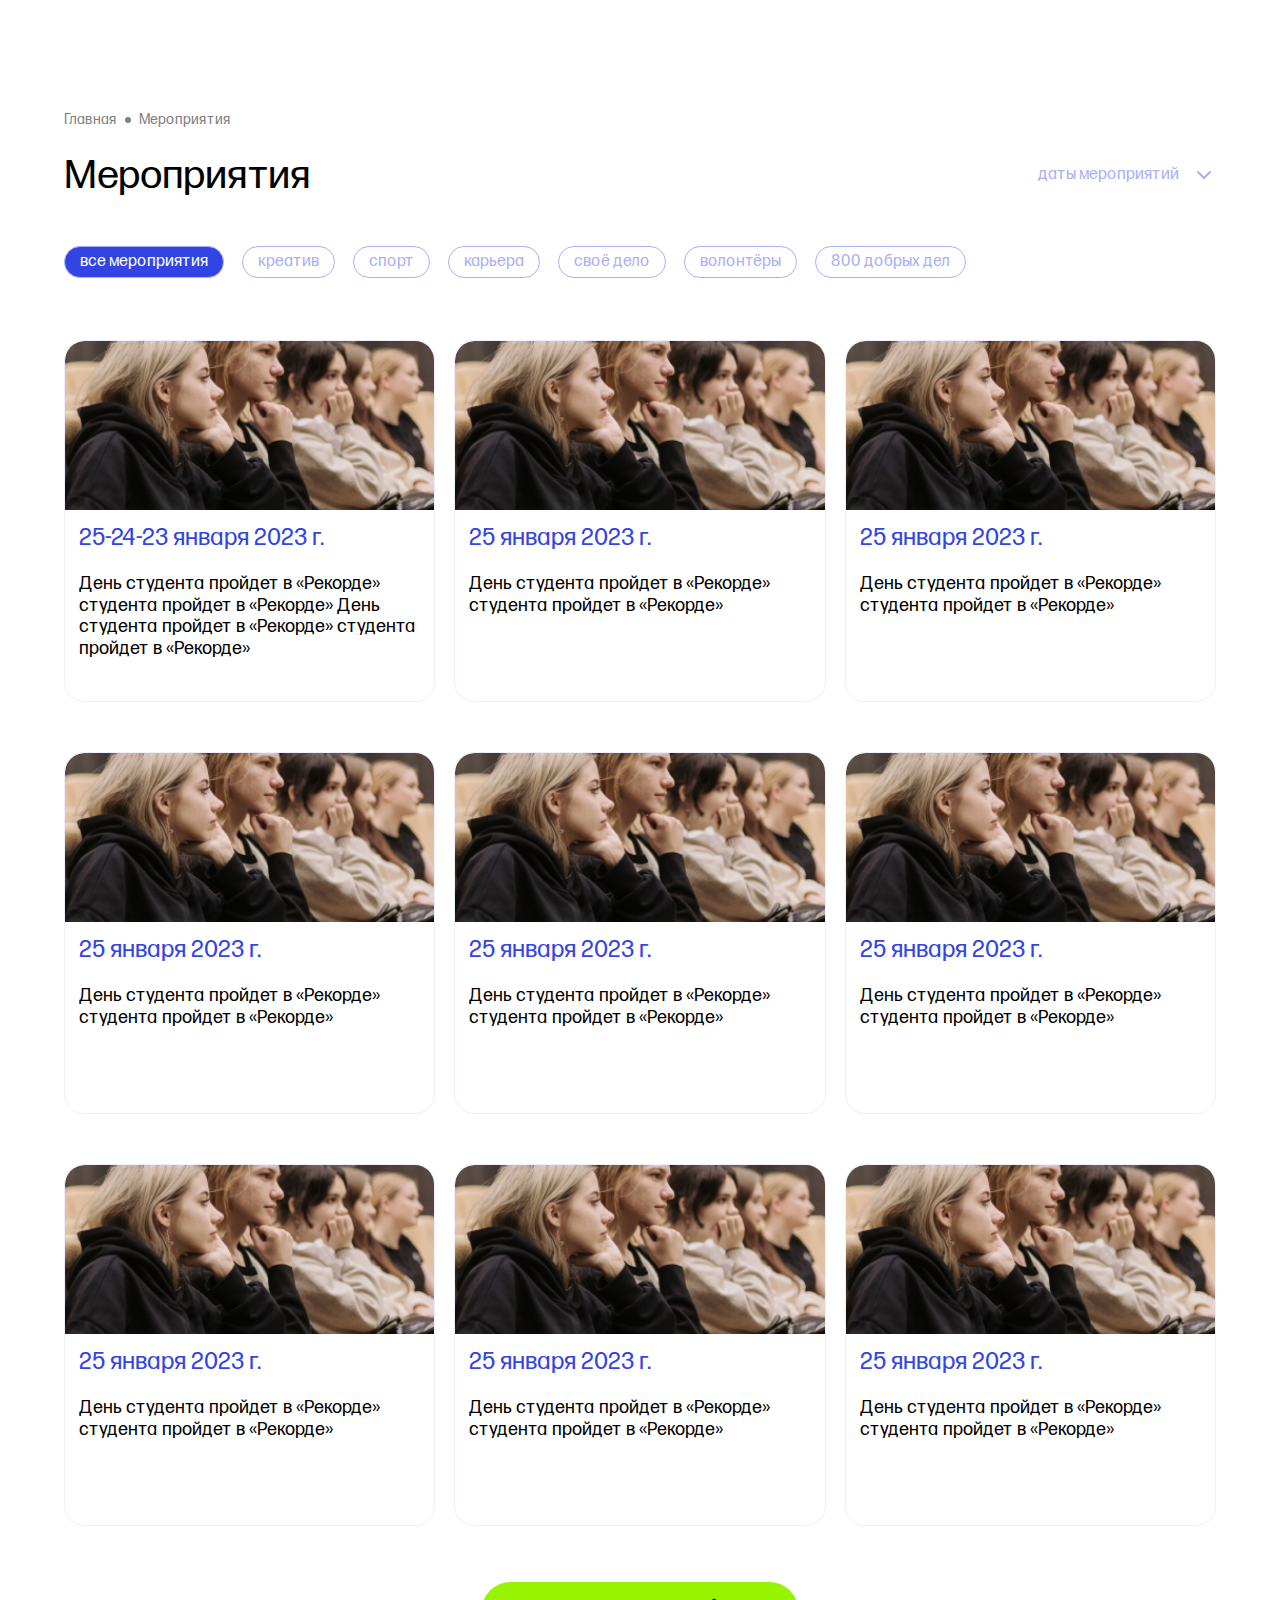
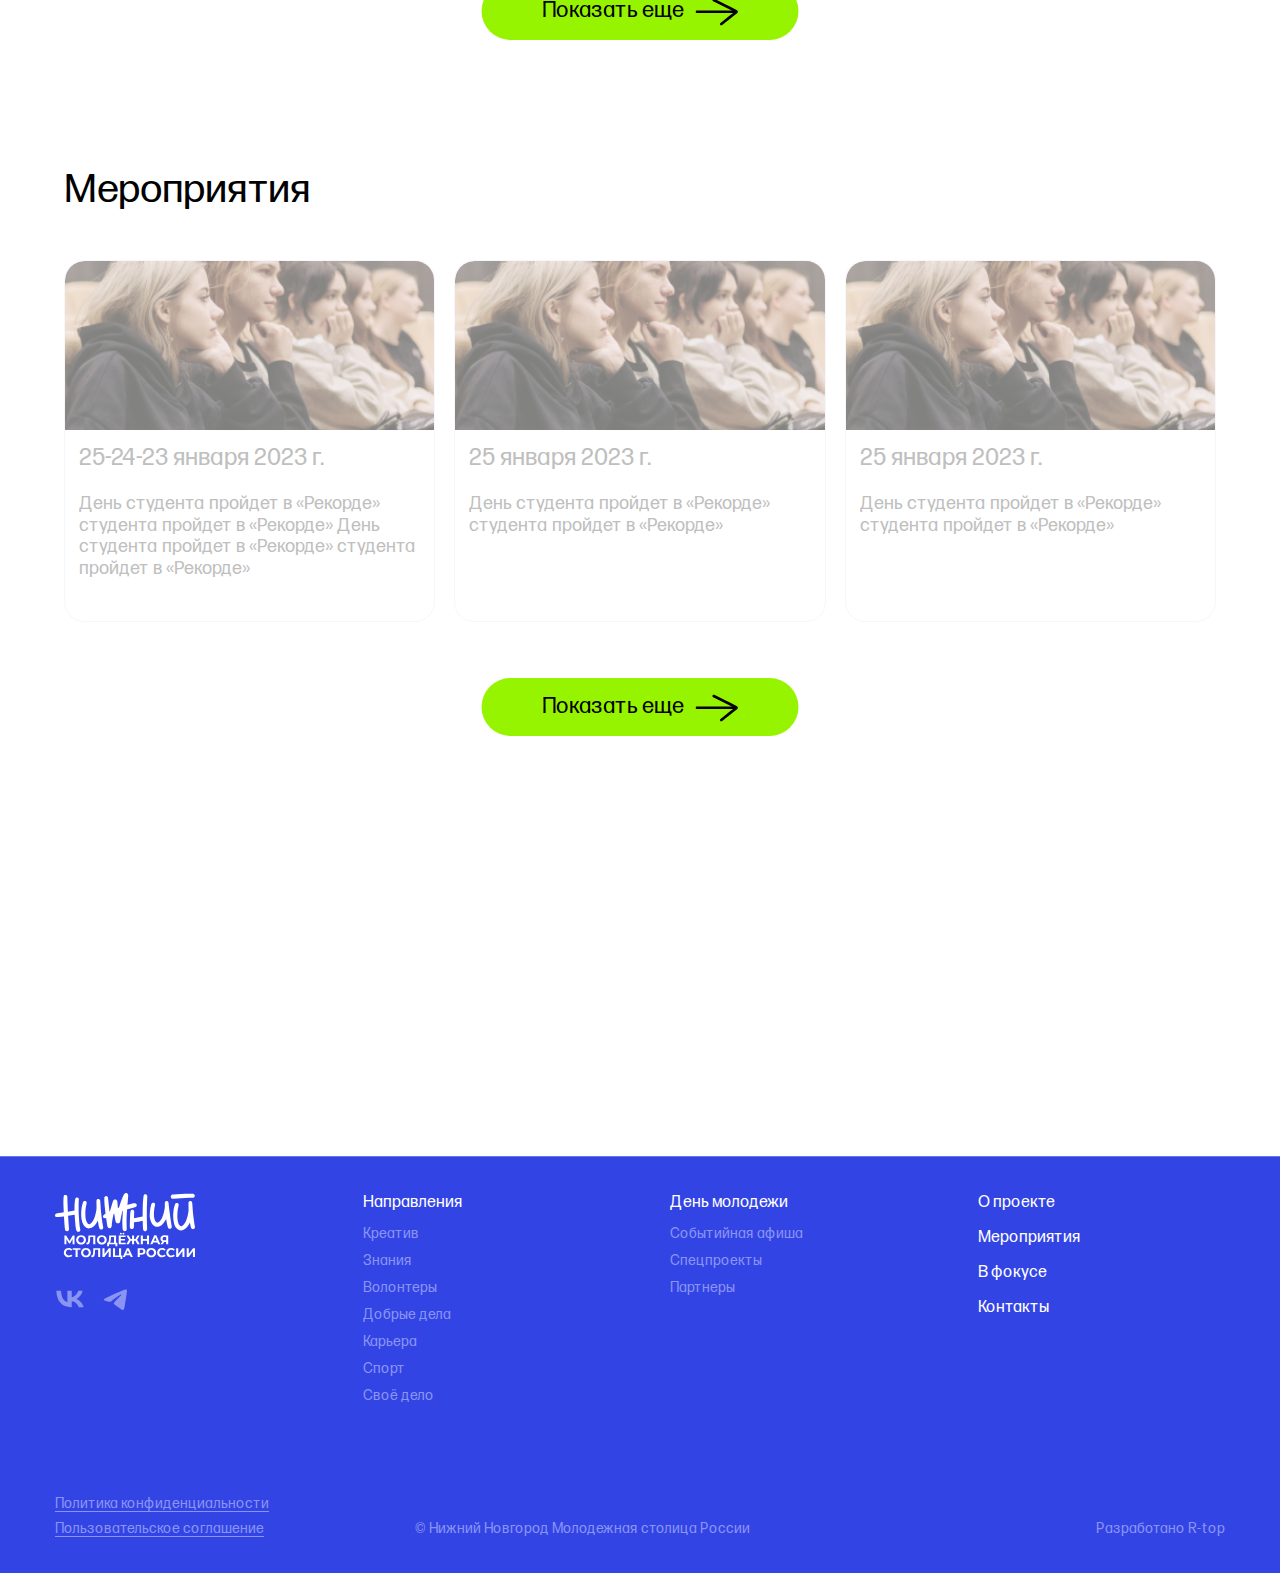
<file: events.html>
<!DOCTYPE html>
<html lang="ru" class="page">

<head>
    <meta charset="UTF-8">
    <meta http-equiv="X-UA-Compatible" content="IE=edge">
    <meta name="viewport" content="width=device-width, initial-scale=1, minimum-scale=1" />
    <title>Мероприятия</title>
    <link rel="stylesheet" href="css/fonts.css">
    <link rel="stylesheet" href="css/plugins/air-datepicker.css">
    <link rel="stylesheet" href="css/style.css">
    <link rel="stylesheet" href="css/events.css">
</head>

<body class="page__body">
    <div class="site-container">
        <header class="header">
            <div class="container">
                <div class="header__wrapper">
                    <a href="#" class="header__logo">
                        <img src="img/icon/logo.svg" alt="Нижний" width="162" height="45">
                    </a>
                    <nav class="nav" data-menu>
                        <div class="serach-mob">
                            <input type="text" placeholder="Что вы ищите?">
                            <button class="btn-search-mob btn-reset">
                                <svg width="40" height="40" viewBox="0 0 40 40" fill="none"
                                    xmlns="http://www.w3.org/2000/svg">
                                    <path fill-rule="evenodd" clip-rule="evenodd"
                                        d="M18.3333 6.66659C11.8899 6.66659 6.66659 11.8899 6.66659 18.3333C6.66659 24.7766 11.8899 29.9999 18.3333 29.9999C24.7766 29.9999 29.9999 24.7766 29.9999 18.3333C29.9999 11.8899 24.7766 6.66659 18.3333 6.66659ZM3.33325 18.3333C3.33325 10.049 10.049 3.33325 18.3333 3.33325C26.6175 3.33325 33.3333 10.049 33.3333 18.3333C33.3333 26.6175 26.6175 33.3333 18.3333 33.3333C10.049 33.3333 3.33325 26.6175 3.33325 18.3333Z"
                                        fill="#8A94F3" />
                                    <path fill-rule="evenodd" clip-rule="evenodd"
                                        d="M26.5712 26.5712C27.222 25.9203 28.2773 25.9203 28.9282 26.5712L36.1782 33.8212C36.8291 34.472 36.8291 35.5273 36.1782 36.1782C35.5273 36.8291 34.472 36.8291 33.8212 36.1782L26.5712 28.9282C25.9203 28.2773 25.9203 27.222 26.5712 26.5712Z"
                                        fill="#8A94F3" />
                                </svg>
                            </button>
                        </div>
                        <ul class="nav__list list-reset">
                            <li class="nav__item">
                                <a class="nav__link" href="#">
                                    О проекте
                                </a>
                            </li>
                            <li class="nav__item">
                                <button class="nav__link btn-reset" type="button">
                                    <span>Направления</span>
                                    <img src="img/icon/chevron-down.svg" alt="">
                                </button>
                                <div class="nav__submenu">
                                    <ul class="list-reset">
                                        <li>
                                            <a href="#">
                                                Креатив
                                            </a>
                                        </li>
                                        <li>
                                            <a href="#">
                                                Знания
                                            </a>
                                        </li>
                                        <li>
                                            <a href="#">
                                                Волонтеры
                                            </a>
                                        </li>
                                        <li>
                                            <a href="#">
                                                Добрые дела
                                            </a>
                                        </li>
                                        <li>
                                            <a href="#">
                                                Карьера
                                            </a>
                                        </li>
                                        <li>
                                            <a href="#">
                                                Спорт
                                            </a>
                                        </li>
                                        <li>
                                            <a href="#">
                                                Своё дело
                                            </a>
                                        </li>
                                    </ul>
                                </div>
                            </li>
                            <li class="nav__item">
                                <a class="nav__link" href="#">
                                    Мероприятия
                                </a>
                            </li>
                            <li class="nav__item">
                                <a class="nav__link" href="#">
                                    В фокусе
                                </a>
                            </li>
                            <li class="nav__item">
                                <button class="nav__link btn-reset" type="button">
                                    <span> День молодежи</span>
                                    <img src="img/icon/chevron-down.svg" alt="">
                                </button>
                                <div class="nav__submenu">
                                    <ul class="list-reset">
                                        <li>
                                            <a href="#">
                                                Событийная афиша
                                            </a>
                                        </li>
                                        <li>
                                            <a href="#">
                                                Спецпроекты
                                            </a>
                                        </li>
                                        <li>
                                            <a href="#">
                                                Партнеры
                                            </a>
                                        </li>
                                    </ul>
                                </div>
                            </li>
                            <li class="nav__item">
                                <a class="nav__link" href="#">
                                    Контакты
                                </a>
                            </li>
                        </ul>
                    </nav>
                    <div class="header__wrap">
                        <div class="header__search">
                            <input type="text" placeholder="Что вы ищите?">
                        </div>
                        <button class="btn-search">
                            <svg width="40" height="40" viewBox="0 0 40 40" fill="none"
                                xmlns="http://www.w3.org/2000/svg">
                                <path fill-rule="evenodd" clip-rule="evenodd"
                                    d="M18.3333 6.66659C11.8899 6.66659 6.66659 11.8899 6.66659 18.3333C6.66659 24.7766 11.8899 29.9999 18.3333 29.9999C24.7766 29.9999 29.9999 24.7766 29.9999 18.3333C29.9999 11.8899 24.7766 6.66659 18.3333 6.66659ZM3.33325 18.3333C3.33325 10.049 10.049 3.33325 18.3333 3.33325C26.6175 3.33325 33.3333 10.049 33.3333 18.3333C33.3333 26.6175 26.6175 33.3333 18.3333 33.3333C10.049 33.3333 3.33325 26.6175 3.33325 18.3333Z"
                                    fill="#8A94F3" />
                                <path fill-rule="evenodd" clip-rule="evenodd"
                                    d="M26.5712 26.5712C27.222 25.9203 28.2773 25.9203 28.9282 26.5712L36.1782 33.8212C36.8291 34.472 36.8291 35.5273 36.1782 36.1782C35.5273 36.8291 34.472 36.8291 33.8212 36.1782L26.5712 28.9282C25.9203 28.2773 25.9203 27.222 26.5712 26.5712Z"
                                    fill="#8A94F3" />
                            </svg>
                        </button>
                        <button class="burger btn-reset" aria-label="Открыть меню" aria-expanded="false" data-burger>
                            <svg width="43" height="35" viewBox="0 0 43 35" fill="none"
                                xmlns="http://www.w3.org/2000/svg">
                                <path fill-rule="evenodd" clip-rule="evenodd"
                                    d="M0 2.91665C0 1.30583 1.28345 0 2.86667 0H40.1333C41.7165 0 43 1.30583 43 2.91665C43 4.52747 41.7165 5.8333 40.1333 5.8333H2.86667C1.28345 5.8333 0 4.52747 0 2.91665ZM0 17.4997C0 15.8889 1.28345 14.5831 2.86667 14.5831H40.1333C41.7165 14.5831 43 15.8889 43 17.4997C43 19.1105 41.7165 20.4164 40.1333 20.4164H2.86667C1.28345 20.4164 0 19.1105 0 17.4997ZM2.86667 29.1666C1.28345 29.1666 0 30.4725 0 32.0833C0 33.6941 1.28345 34.9999 2.86667 34.9999H40.1333C41.7165 34.9999 43 33.6941 43 32.0833C43 30.4725 41.7165 29.1666 40.1333 29.1666H2.86667Z"
                                    fill="white" />
                            </svg>
                        </button>
                    </div>
                </div>
            </div>
        </header>
       
        <main class="main main--secondary">
           <div class="breadcrumbs">
                <div class="container breadcrumbs__container">
                    <ul class="breadcrumbs__list list-reset">
                        <li class="breadcrumbs__item">
                            <a href="#" class="breadcrumbs__link">
                                Главная
                            </a>
                        </li>
                        <li class="breadcrumbs__item">
                            <a href="#" class="breadcrumbs__link">
                                Мероприятия
                            </a>
                        </li>
                    </ul>
                </div>
           </div>
           <section class="events events--page">
            <div class="container events__container">
                <div class="events__head">
                    <h2 class="events__title section-title">
                        Мероприятия
                    </h2>
                    <div class="events__calendar">
                        <div class="calendar-text">
                            <span>даты мероприятий</span>
                            <svg width="24" height="24" viewBox="0 0 24 24" fill="none" xmlns="http://www.w3.org/2000/svg">
                                <path fill-rule="evenodd" clip-rule="evenodd" d="M5.29289 8.29289C5.68342 7.90237 6.31658 7.90237 6.70711 8.29289L12 13.5858L17.2929 8.29289C17.6834 7.90237 18.3166 7.90237 18.7071 8.29289C19.0976 8.68342 19.0976 9.31658 18.7071 9.70711L12.7071 15.7071C12.3166 16.0976 11.6834 16.0976 11.2929 15.7071L5.29289 9.70711C4.90237 9.31658 4.90237 8.68342 5.29289 8.29289Z" fill="#A9B0F4"/>
                            </svg>
                        </div>
                        <input type="checkbox" id="date">
                    </div>
                </div>
                <div class="events__categories">
                    <ul class="categories list-reset">
                        <li class="categories__item">
                            <button type="button" class="categories__btn btn-reset active">
                                все мероприятия
                            </button>
                        </li>
                        <li class="categories__item">
                            <button type="button" class="categories__btn btn-reset">
                                креатив
                            </button>
                        </li>
                        <li class="categories__item">
                            <button type="button" class="categories__btn btn-reset">
                                спорт
                            </button>
                        </li>
                        <li class="categories__item">
                            <button type="button" class="categories__btn btn-reset">
                                карьера
                            </button>
                        </li>
                        <li class="categories__item">
                            <button type="button" class="categories__btn btn-reset">
                                своё дело
                            </button>
                        </li>
                        <li class="categories__item">
                            <button type="button" class="categories__btn btn-reset">
                                волонтёры
                            </button>
                        </li>
                        <li class="categories__item">
                            <button type="button" class="categories__btn btn-reset">
                                800 добрых дел
                            </button>
                        </li>
                    </ul>
                </div>
                <div class="events__grid events__grid--page">
                    <a href="#" class="events__item">
                        <div class="events__img">
                            <img src="img/events/events-item.jpg"
                                alt="День студента пройдет в «Рекорде» студента пройдет в «Рекорде»" width="351"
                                height="264">
                        </div>
                        <div class="events__wrap">
                            <div class="events__date">
                                25-24-23 января 2023 г.
                            </div>
                            <h4 class="events__name">
                                День студента пройдет в «Рекорде» студента пройдет в «Рекорде»
                                День студента пройдет в «Рекорде» студента пройдет в «Рекорде»
                            </h4>
                        </div>
                    </a>
                    <a href="#" class="events__item">
                        <div class="events__img">
                            <img src="img/events/events-item.jpg"
                                alt="День студента пройдет в «Рекорде» студента пройдет в «Рекорде»" width="351"
                                height="264">
                        </div>
                        <div class="events__wrap">
                            <div class="events__date">
                                25 января 2023 г.
                            </div>
                            <h4 class="events__name">
                                День студента пройдет в «Рекорде» студента пройдет в «Рекорде»
                            </h4>
                        </div>
                    </a>
                    <a href="#" class="events__item">
                        <div class="events__img">
                            <img src="img/events/events-item.jpg"
                                alt="День студента пройдет в «Рекорде» студента пройдет в «Рекорде»" width="351"
                                height="264">
                        </div>
                        <div class="events__wrap">
                            <div class="events__date">
                                25 января 2023 г.
                            </div>
                            <h4 class="events__name">
                                День студента пройдет в «Рекорде» студента пройдет в «Рекорде»
                            </h4>
                        </div>
                    </a>
                    <a href="#" class="events__item">
                        <div class="events__img">
                            <img src="img/events/events-item.jpg"
                                alt="День студента пройдет в «Рекорде» студента пройдет в «Рекорде»" width="351"
                                height="264">
                        </div>
                        <div class="events__wrap">
                            <div class="events__date">
                                25 января 2023 г.
                            </div>
                            <h4 class="events__name">
                                День студента пройдет в «Рекорде» студента пройдет в «Рекорде»
                            </h4>
                        </div>
                    </a>
                    <a href="#" class="events__item">
                        <div class="events__img">
                            <img src="img/events/events-item.jpg"
                                alt="День студента пройдет в «Рекорде» студента пройдет в «Рекорде»" width="351"
                                height="264">
                        </div>
                        <div class="events__wrap">
                            <div class="events__date">
                                25 января 2023 г.
                            </div>
                            <h4 class="events__name">
                                День студента пройдет в «Рекорде» студента пройдет в «Рекорде»
                            </h4>
                        </div>
                    </a>
                    <a href="#" class="events__item">
                        <div class="events__img">
                            <img src="img/events/events-item.jpg"
                                alt="День студента пройдет в «Рекорде» студента пройдет в «Рекорде»" width="351"
                                height="264">
                        </div>
                        <div class="events__wrap">
                            <div class="events__date">
                                25 января 2023 г.
                            </div>
                            <h4 class="events__name">
                                День студента пройдет в «Рекорде» студента пройдет в «Рекорде»
                            </h4>
                        </div>
                    </a>
                    <a href="#" class="events__item">
                        <div class="events__img">
                            <img src="img/events/events-item.jpg"
                                alt="День студента пройдет в «Рекорде» студента пройдет в «Рекорде»" width="351"
                                height="264">
                        </div>
                        <div class="events__wrap">
                            <div class="events__date">
                                25 января 2023 г.
                            </div>
                            <h4 class="events__name">
                                День студента пройдет в «Рекорде» студента пройдет в «Рекорде»
                            </h4>
                        </div>
                    </a>
                    <a href="#" class="events__item">
                        <div class="events__img">
                            <img src="img/events/events-item.jpg"
                                alt="День студента пройдет в «Рекорде» студента пройдет в «Рекорде»" width="351"
                                height="264">
                        </div>
                        <div class="events__wrap">
                            <div class="events__date">
                                25 января 2023 г.
                            </div>
                            <h4 class="events__name">
                                День студента пройдет в «Рекорде» студента пройдет в «Рекорде»
                            </h4>
                        </div>
                    </a>
                    <a href="#" class="events__item">
                        <div class="events__img">
                            <img src="img/events/events-item.jpg"
                                alt="День студента пройдет в «Рекорде» студента пройдет в «Рекорде»" width="351"
                                height="264">
                        </div>
                        <div class="events__wrap">
                            <div class="events__date">
                                25 января 2023 г.
                            </div>
                            <h4 class="events__name">
                                День студента пройдет в «Рекорде» студента пройдет в «Рекорде»
                            </h4>
                        </div>
                    </a>
                </div>
                <button type="button" class="b-btn btn-reset b-btn--primary">
                    <span>Показать еще</span>
                    <svg width="43" height="36" viewBox="0 0 43 36" fill="none"
                        xmlns="http://www.w3.org/2000/svg">
                        <path
                            d="M26.7922 31.9936C28.9944 30.2406 31.1985 28.4906 33.4044 26.7438C36.0209 24.6644 38.6271 22.5762 41.2544 20.5105C41.5108 20.3404 41.7167 20.1025 41.8502 19.8223C41.9837 19.5421 42.0396 19.2302 42.0119 18.9201C42.0059 18.8083 42.0058 18.6962 42.0118 18.5844C42.0485 18.2371 41.9718 17.8872 41.7936 17.5887C41.6153 17.2902 41.3455 17.0596 41.0256 16.9327C37.2663 15.0657 33.5148 13.1784 29.7593 11.3013C26.1163 9.47983 22.4717 7.65851 18.8255 5.83733C18.6105 5.73232 18.3719 5.68726 18.1342 5.70672C17.8965 5.72619 17.6681 5.80949 17.4724 5.94813C17.2766 6.08677 17.1206 6.27577 17.0201 6.49583C16.9197 6.7159 16.8784 6.95915 16.9006 7.20074C16.9249 7.43085 17.0061 7.65096 17.1365 7.84056C17.267 8.03015 17.4425 8.18306 17.6467 8.28504L37.2635 18.0923C37.7833 18.3526 38.303 18.6128 38.868 18.8983C38.7278 19.0202 38.6283 19.1142 38.5185 19.1994L33.6271 23.0772L26.5374 28.7247C26.0357 29.1197 25.5336 29.5098 25.0375 29.914C24.8362 30.0667 24.6808 30.2735 24.5888 30.5113C24.4969 30.749 24.4721 31.0081 24.5171 31.2595C24.5506 31.4943 24.6475 31.7151 24.797 31.8972C24.9465 32.0793 25.1427 32.2156 25.3639 32.291C25.6062 32.3769 25.8668 32.3945 26.1182 32.3422C26.3696 32.2898 26.6025 32.1694 26.7922 31.9936Z"
                            fill="black" />
                        <rect y="17.4484" width="42.0851" height="2.67605" rx="1.33802" fill="black" />
                    </svg>
                </button>
            </div>
           </section>
           <section class="events events--past">
            <div class="container events__container">
                <div class="events__head">
                    <h2 class="events__title events__title--noactive section-title">
                        Мероприятия
                    </h2>
                </div>
                <div class="events__grid events__grid--past">
                    <a href="#" class="events__item events__item--none">
                        <div class="events__img">
                            <img src="img/events/events-item.jpg"
                                alt="День студента пройдет в «Рекорде» студента пройдет в «Рекорде»" width="351"
                                height="264">
                        </div>
                        <div class="events__wrap">
                            <div class="events__date">
                                25-24-23 января 2023 г.
                            </div>
                            <h4 class="events__name">
                                День студента пройдет в «Рекорде» студента пройдет в «Рекорде»
                                День студента пройдет в «Рекорде» студента пройдет в «Рекорде»
                            </h4>
                        </div>
                    </a>
                    <a href="#" class="events__item events__item--none">
                        <div class="events__img">
                            <img src="img/events/events-item.jpg"
                                alt="День студента пройдет в «Рекорде» студента пройдет в «Рекорде»" width="351"
                                height="264">
                        </div>
                        <div class="events__wrap">
                            <div class="events__date">
                                25 января 2023 г.
                            </div>
                            <h4 class="events__name">
                                День студента пройдет в «Рекорде» студента пройдет в «Рекорде»
                            </h4>
                        </div>
                    </a>
                    <a href="#" class="events__item events__item--none">
                        <div class="events__img">
                            <img src="img/events/events-item.jpg"
                                alt="День студента пройдет в «Рекорде» студента пройдет в «Рекорде»" width="351"
                                height="264">
                        </div>
                        <div class="events__wrap">
                            <div class="events__date">
                                25 января 2023 г.
                            </div>
                            <h4 class="events__name">
                                День студента пройдет в «Рекорде» студента пройдет в «Рекорде»
                            </h4>
                        </div>
                    </a>
                </div>
                <button type="button" class="b-btn btn-reset b-btn--primary">
                    <span>Показать еще</span>
                    <svg width="43" height="36" viewBox="0 0 43 36" fill="none"
                        xmlns="http://www.w3.org/2000/svg">
                        <path
                            d="M26.7922 31.9936C28.9944 30.2406 31.1985 28.4906 33.4044 26.7438C36.0209 24.6644 38.6271 22.5762 41.2544 20.5105C41.5108 20.3404 41.7167 20.1025 41.8502 19.8223C41.9837 19.5421 42.0396 19.2302 42.0119 18.9201C42.0059 18.8083 42.0058 18.6962 42.0118 18.5844C42.0485 18.2371 41.9718 17.8872 41.7936 17.5887C41.6153 17.2902 41.3455 17.0596 41.0256 16.9327C37.2663 15.0657 33.5148 13.1784 29.7593 11.3013C26.1163 9.47983 22.4717 7.65851 18.8255 5.83733C18.6105 5.73232 18.3719 5.68726 18.1342 5.70672C17.8965 5.72619 17.6681 5.80949 17.4724 5.94813C17.2766 6.08677 17.1206 6.27577 17.0201 6.49583C16.9197 6.7159 16.8784 6.95915 16.9006 7.20074C16.9249 7.43085 17.0061 7.65096 17.1365 7.84056C17.267 8.03015 17.4425 8.18306 17.6467 8.28504L37.2635 18.0923C37.7833 18.3526 38.303 18.6128 38.868 18.8983C38.7278 19.0202 38.6283 19.1142 38.5185 19.1994L33.6271 23.0772L26.5374 28.7247C26.0357 29.1197 25.5336 29.5098 25.0375 29.914C24.8362 30.0667 24.6808 30.2735 24.5888 30.5113C24.4969 30.749 24.4721 31.0081 24.5171 31.2595C24.5506 31.4943 24.6475 31.7151 24.797 31.8972C24.9465 32.0793 25.1427 32.2156 25.3639 32.291C25.6062 32.3769 25.8668 32.3945 26.1182 32.3422C26.3696 32.2898 26.6025 32.1694 26.7922 31.9936Z"
                            fill="black" />
                        <rect y="17.4484" width="42.0851" height="2.67605" rx="1.33802" fill="black" />
                    </svg>
                </button>
            </div>
           </section>
        </main>
        <footer class="footer">
            <div class="container">
                <div class="footer__top">
                    <div class="footer__wrap">
                        <a href="#" class="footer__logo">
                            <img src="img/icon/logo.svg" alt="Нижний" width="162" height="45">
                        </a>
                        <ul class="socials list-reset">
                            <li>
                                <a href="#" target="_blank" class="socials__link">
                                    <svg width="30" height="30" viewBox="0 0 30 30" fill="none"
                                        xmlns="http://www.w3.org/2000/svg">
                                        <path
                                            d="M16.2178 23.1818C6.89975 23.1818 1.58498 17.0392 1.36353 6.81812H6.03106C6.18438 14.3202 9.62532 17.4979 12.3509 18.1531V6.81812H16.746V13.2882C19.4375 13.0098 22.265 10.0614 23.2189 6.81812H27.614C26.8815 10.8148 23.8152 13.7632 21.6348 14.9754C23.8152 15.9582 27.3075 18.5298 28.6363 23.1818H23.7982C22.7591 20.0695 20.17 17.6617 16.746 17.3341V23.1818H16.2178Z"
                                            fill="#8A94F3" />
                                    </svg>
                                </a>
                            </li>
                            <li>
                                <a href="#" target="_blank" class="socials__link">
                                    <svg width="30" height="30" viewBox="0 0 30 30" fill="none"
                                        xmlns="http://www.w3.org/2000/svg">
                                        <path fill-rule="evenodd" clip-rule="evenodd"
                                            d="M4.32092 14.2601C10.5437 11.3735 14.6932 9.4705 16.7695 8.55105C22.6975 5.92584 23.9293 5.46981 24.7322 5.45475C24.9087 5.45144 25.3036 5.49803 25.5593 5.71899C25.7753 5.90555 25.8347 6.15758 25.8631 6.33447C25.8915 6.51136 25.927 6.91431 25.8988 7.22917C25.5776 10.8229 24.1876 19.5439 23.4804 23.5689C23.1812 25.2721 22.592 25.8431 22.0216 25.899C20.782 26.0205 19.8407 25.0268 18.6401 24.1888C16.7613 22.8776 15.7 22.0614 13.8763 20.7819C11.7688 19.3032 13.135 18.4905 14.3361 17.1623C14.6504 16.8147 20.1122 11.5253 20.2179 11.0455C20.2311 10.9855 20.2434 10.7618 20.1186 10.6437C19.9937 10.5256 19.8095 10.566 19.6766 10.5981C19.4882 10.6436 16.4869 12.7557 10.6727 16.9344C9.8208 17.5573 9.04917 17.8607 8.35781 17.8448C7.59565 17.8273 6.12955 17.386 5.03965 17.0088C3.70286 16.5461 2.64039 16.3015 2.73291 15.5158C2.7811 15.1065 3.31044 14.688 4.32092 14.2601Z"
                                            fill="#8A94F3" />
                                    </svg>
                                </a>
                            </li>
                        </ul>
                    </div>
                    <div class="footer__group">
                        <a href="#" class="footer-link">
                            О проекте
                        </a>
                    </div>
                    <div class="footer__group dropdown-footer">
                        <button class="footer-link btn-reset">
                            <span>Направления</span>
                            <img src="img/icon/chevron-down.svg" alt="">
                        </button>
                        <ul class="footer-nav list-reset">
                            <li>
                                <a href="#">
                                    Креатив
                                </a>
                            </li>
                            <li>
                                <a href="#">
                                    Знания
                                </a>
                            </li>
                            <li>
                                <a href="#">
                                    Волонтеры
                                </a>
                            </li>
                            <li>
                                <a href="#">
                                    Добрые дела
                                </a>
                            </li>
                            <li>
                                <a href="#">
                                    Карьера
                                </a>
                            </li>
                            <li>
                                <a href="#">
                                    Спорт
                                </a>
                            </li>
                            <li>
                                <a href="#">
                                    Своё дело
                                </a>
                            </li>
                        </ul>
                    </div>
                    <div class="footer__group">
                        <a href="#" class="footer-link">
                            Мероприятия
                        </a>
                    </div>
                    <div class="footer__group">
                        <a href="#" class="footer-link">
                            В фокусе
                        </a>
                    </div>
                    <div class="footer__group dropdown-footer">
                        <button class="footer-link btn-reset">
                            <span>День молодежи</span>
                            <img src="img/icon/chevron-down.svg" alt="">
                        </button>
                        <ul class="footer-nav list-reset">
                            <li>
                                <a href="#">
                                    Событийная афиша
                                </a>
                            </li>
                            <li>
                                <a href="#">
                                    Спецпроекты
                                </a>
                            </li>
                            <li>
                                <a href="#">
                                    Партнеры
                                </a>
                            </li>
                        </ul>
                    </div>
                    <div class="footer__group">
                        <a href="#" class="footer-link">
                            Контакты
                        </a>
                    </div>
                </div>
                <div class="footer__bottom">
                    <div class="footer__links">
                        <a href="#" class="footer__link">
                            <span>Политика конфиденциальности</span>
                        </a>
                        <a href="#" class="footer__link">
                            <span> Пользовательское соглашение</span>
                        </a>
                    </div>
                    <div class="footer__copyright">
                        © Нижний Новгород Молодежная столица России
                    </div>
                    <a href="#" class="footer__link footer__link--nounderline">
                        <span> Разработано R-top</span>
                    </a>
                </div>
            </div>
        </footer>
        <div class="modals">
            <div class="overlay js-overlay"></div>
            <div class="popup popup--succsess js-popup" data-popup="some-popup">
            <button type="button" class="popup__close js-popup-close btn-reset"></button>
            <div class="popup__wrap">
                <div class="poupp__head">
                    <h3 class="popup__title">
                        Успешно
                    </h3>
                    <img class="popup__icon" src="img/icon/ok.svg" alt="" width="56" height="52">
                </div>
                <div class="popup__text">
                    <p>
                        Благодарим вас за предложенные идеи! Менеджер свяжется с вами в ближайшее время.
                    </p>
                </div>
            </div>
            </div>
        </div>
    </div>
    <script src="libs/air-datepicker.js"></script>
    <script src="libs/pristie.js"></script>
    <script src="js/main.js"></script>
    <script src="js/events.js"></script>
</body>

</html>
</file>
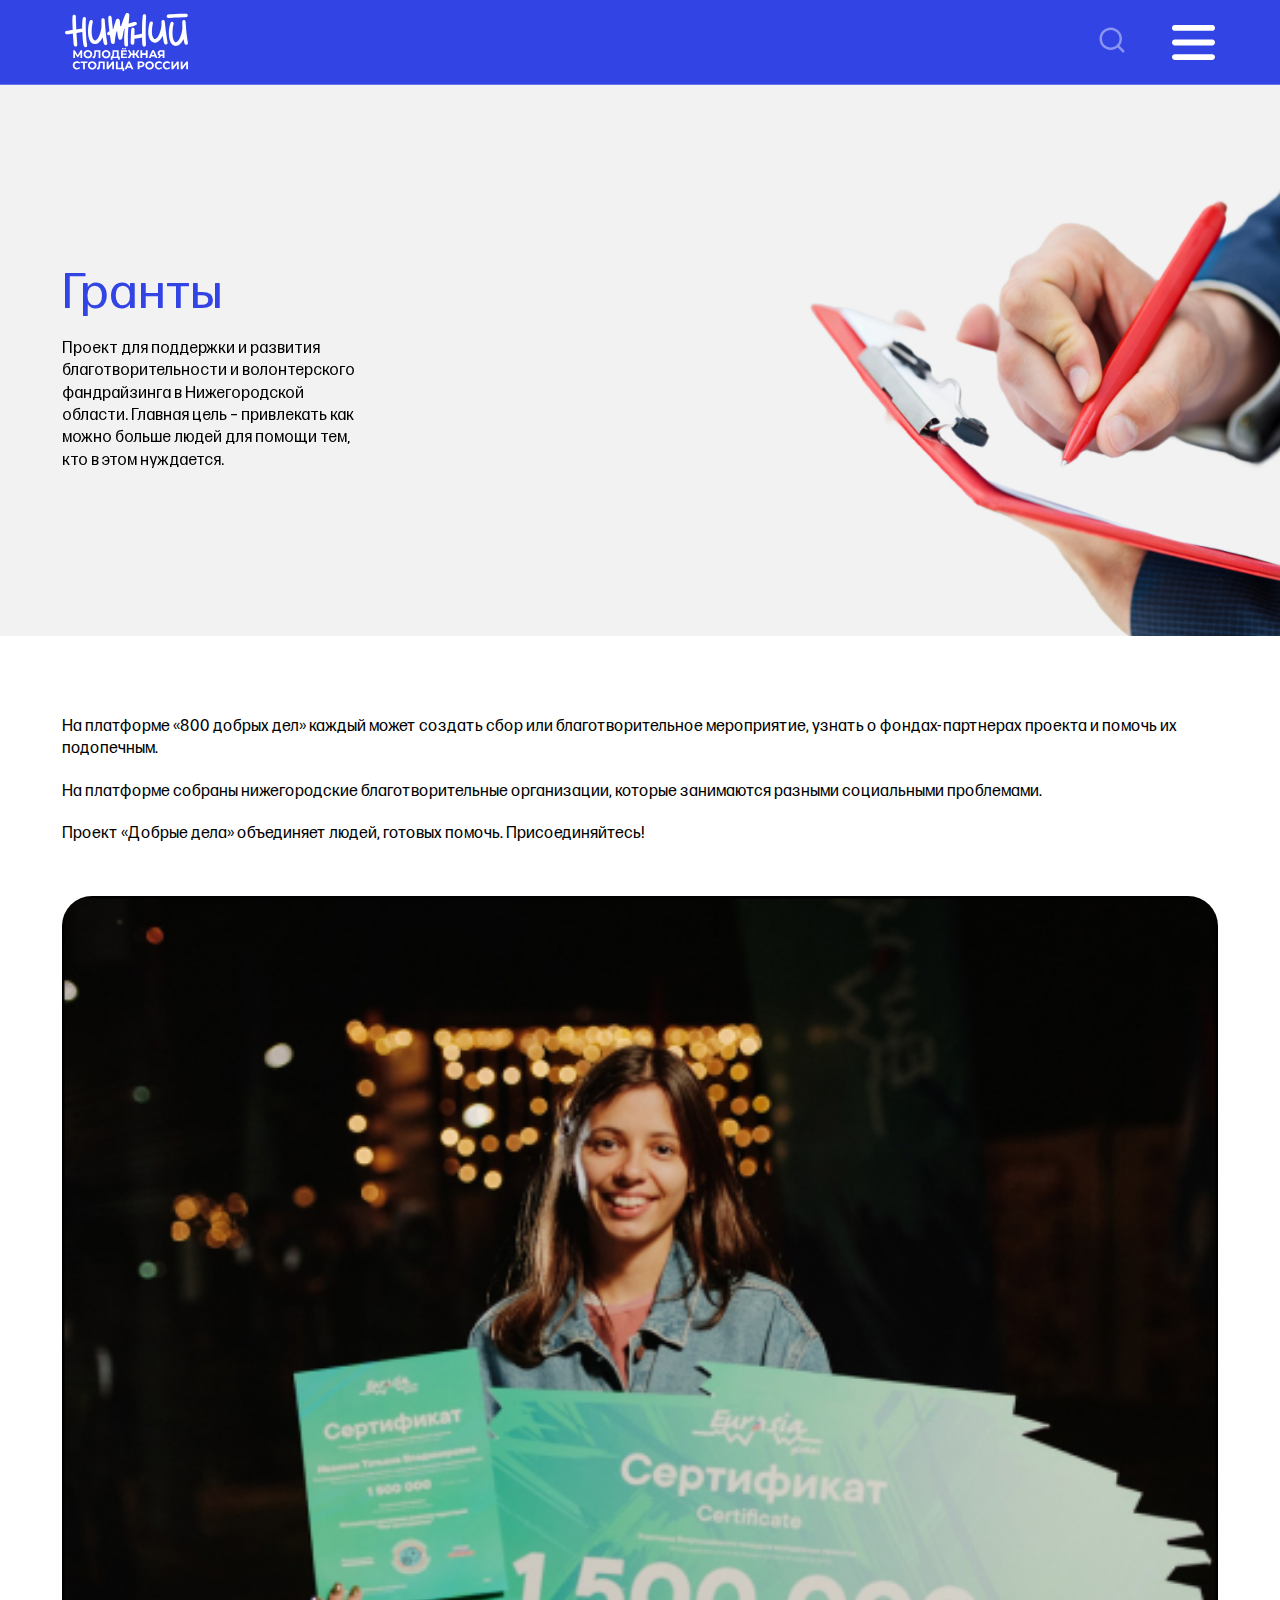
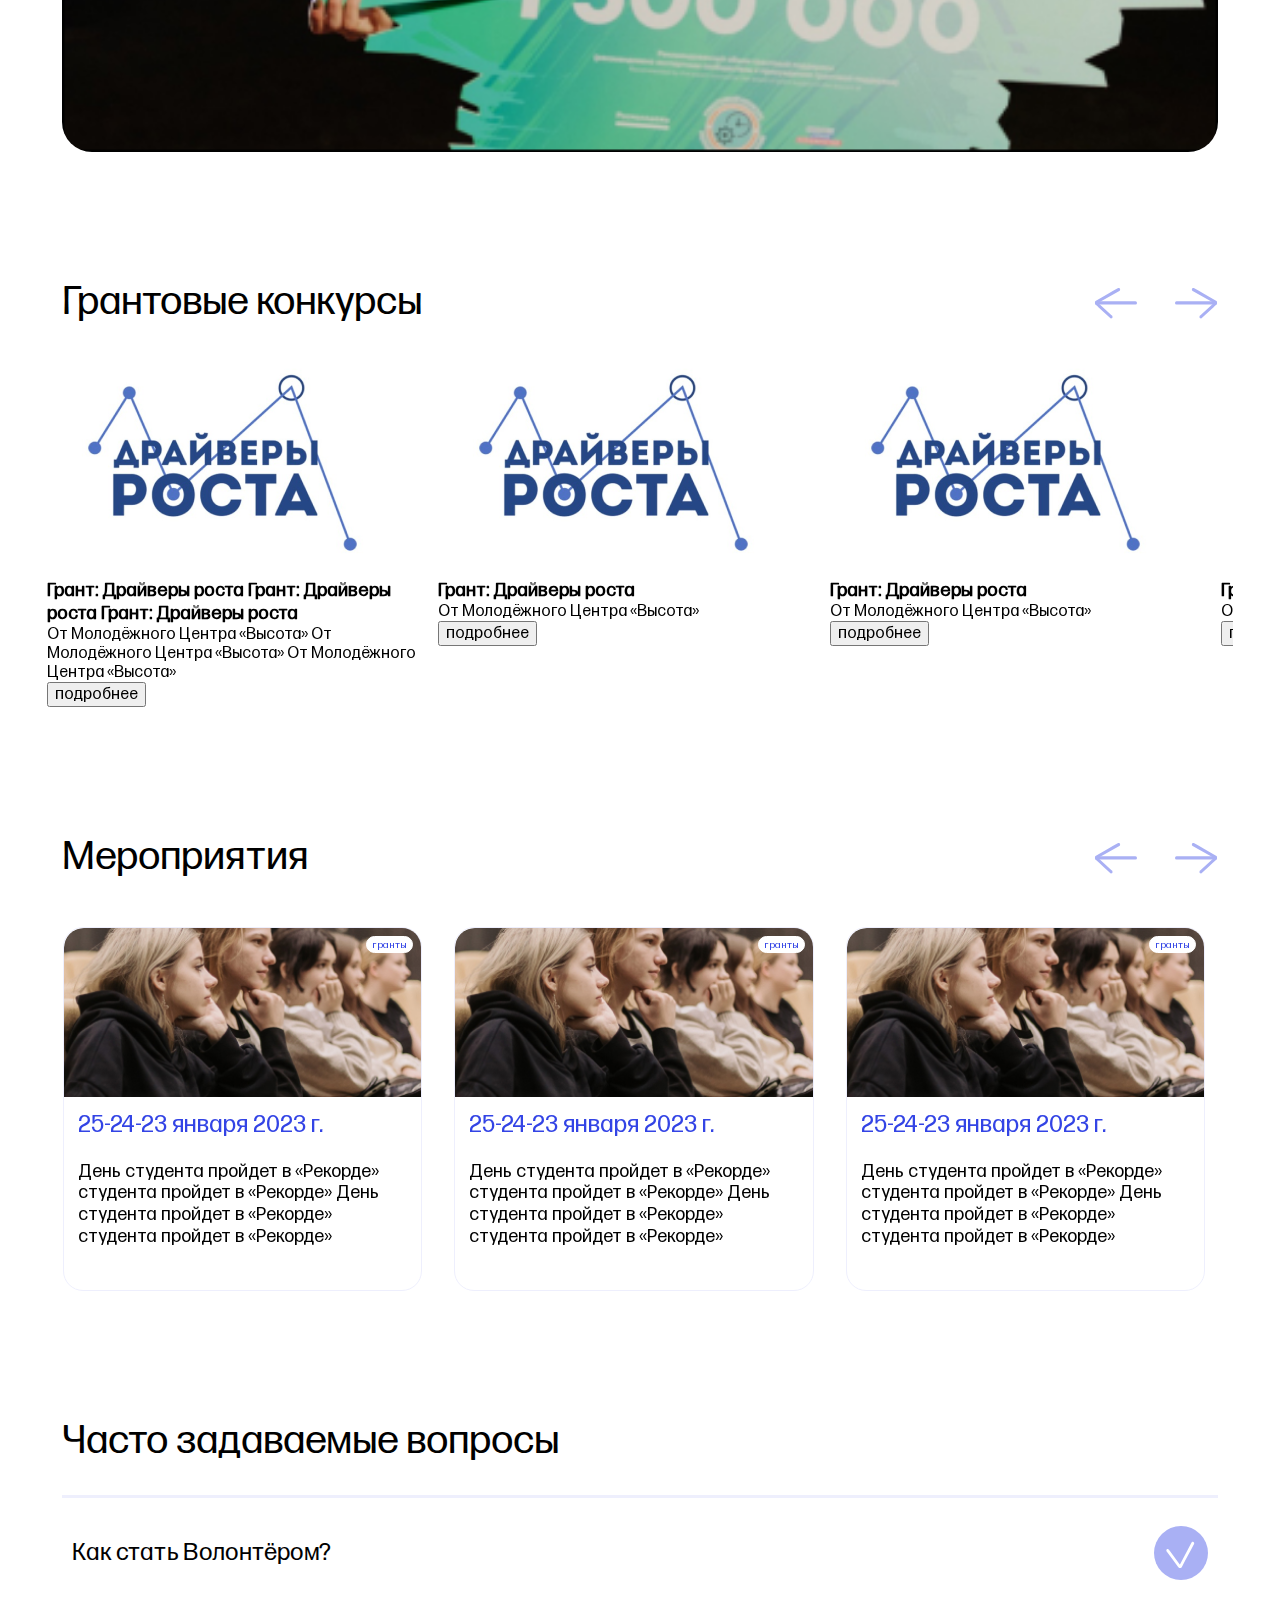
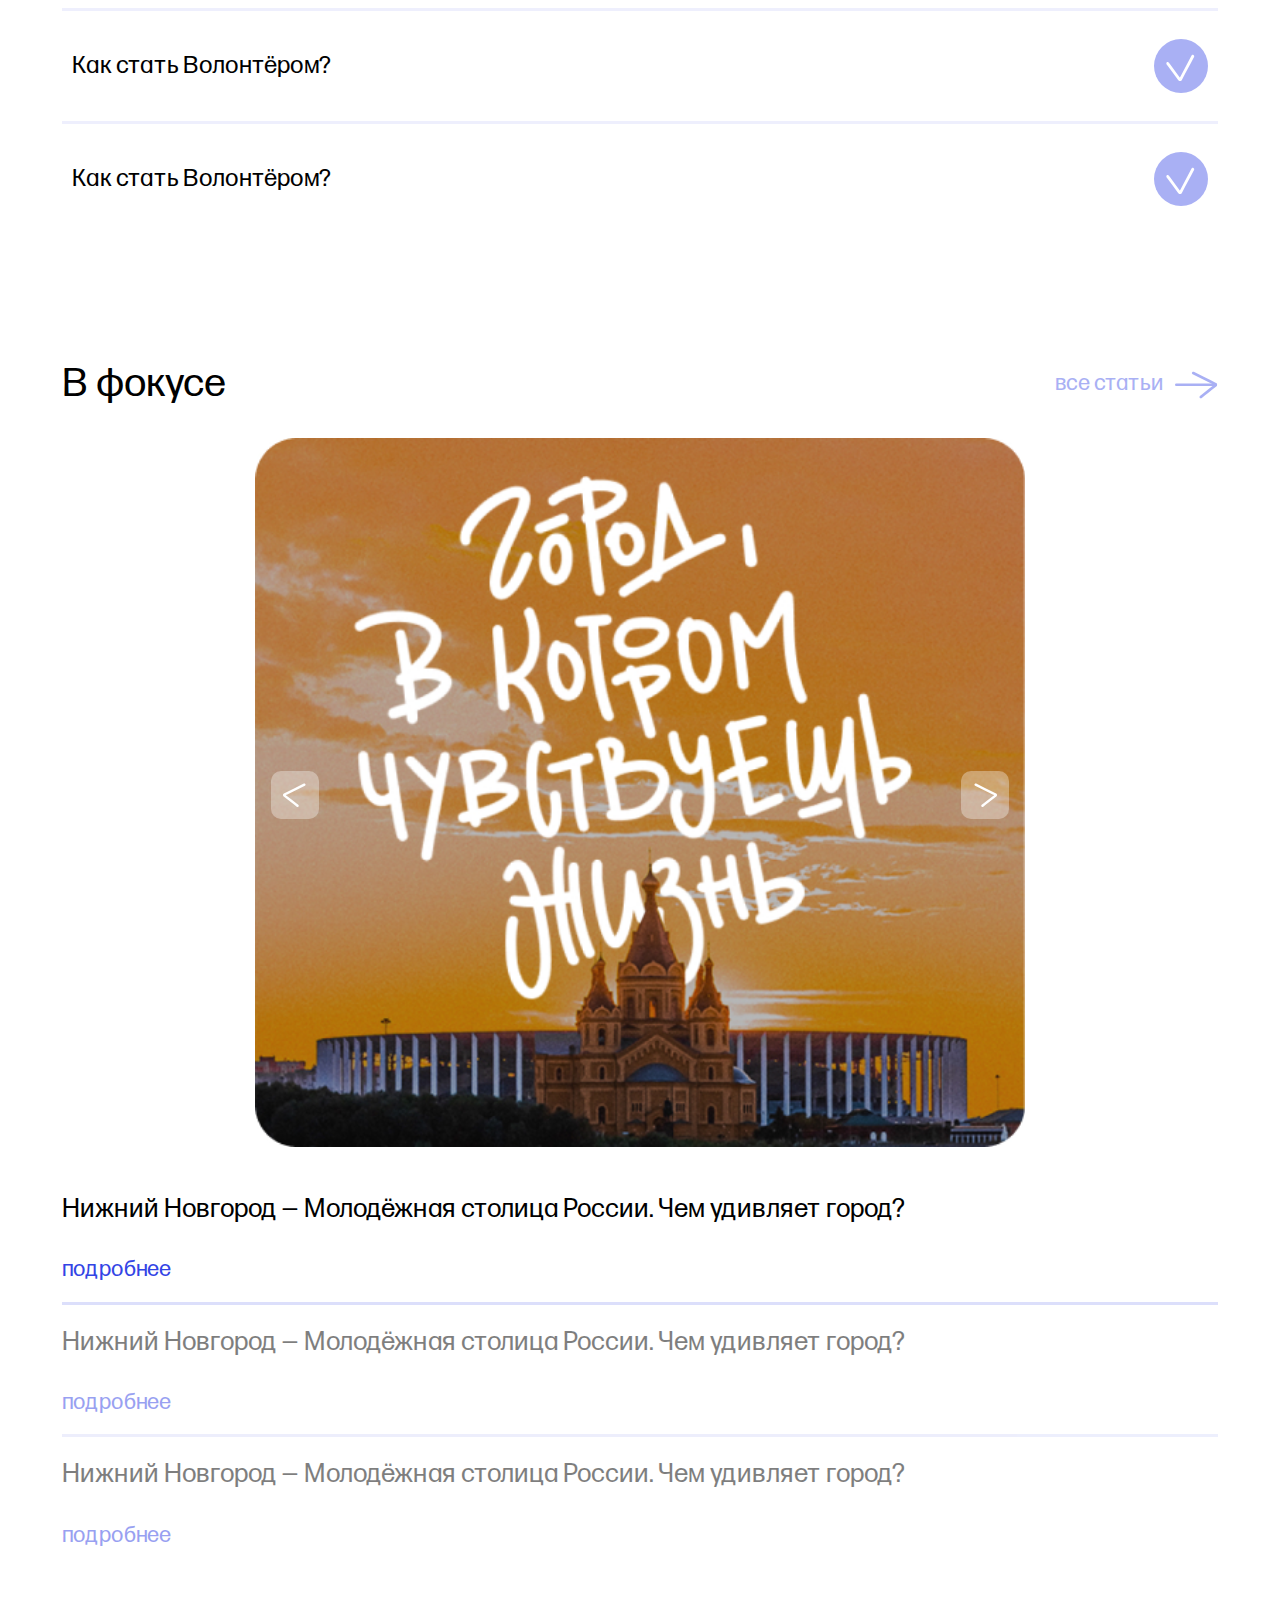
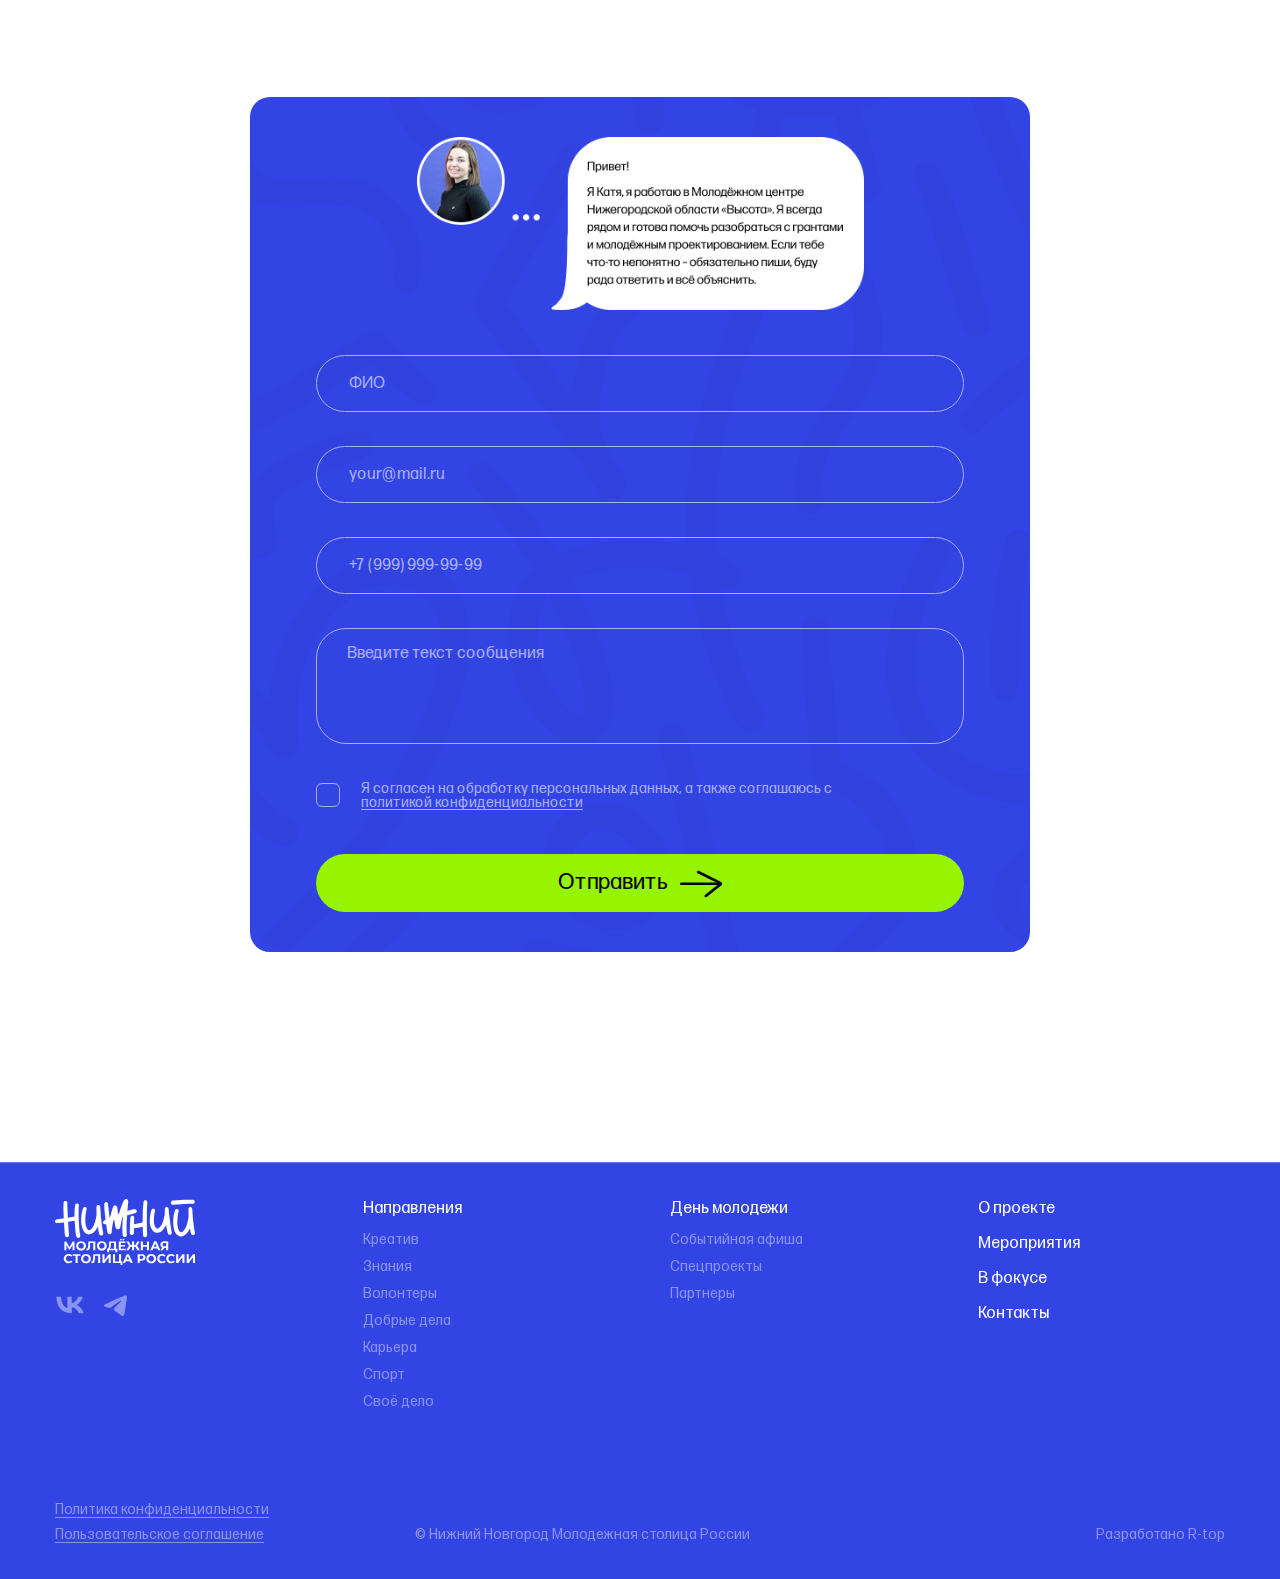
<file: grants.html>
<!DOCTYPE html>
<html lang="ru" class="page">

<head>
    <meta charset="UTF-8">
    <meta http-equiv="X-UA-Compatible" content="IE=edge">
    <meta name="viewport" content="width=device-width, initial-scale=1, minimum-scale=1" />
    <title>Волонтеры</title>
    <link rel="stylesheet" href="css/fonts.css">
    <link rel="stylesheet" href="css/plugins/swiper.min.css">
    <link rel="stylesheet" href="css/style.css">
    <link rel="stylesheet" href="css/index.css">
    <link rel="stylesheet" href="css/grants.css">
</head>

<body class="page__body">
    <div class="site-container">
        <header class="header">
            <div class="container">
                <div class="header__wrapper">
                    <a href="#" class="header__logo">
                        <img src="img/icon/logo.svg" alt="Нижний" width="162" height="45">
                    </a>
                    <nav class="nav" data-menu>
                        <div class="serach-mob">
                            <input type="text" placeholder="Что вы ищите?">
                            <button class="btn-search-mob btn-reset">
                                <svg width="40" height="40" viewBox="0 0 40 40" fill="none"
                                    xmlns="http://www.w3.org/2000/svg">
                                    <path fill-rule="evenodd" clip-rule="evenodd"
                                        d="M18.3333 6.66659C11.8899 6.66659 6.66659 11.8899 6.66659 18.3333C6.66659 24.7766 11.8899 29.9999 18.3333 29.9999C24.7766 29.9999 29.9999 24.7766 29.9999 18.3333C29.9999 11.8899 24.7766 6.66659 18.3333 6.66659ZM3.33325 18.3333C3.33325 10.049 10.049 3.33325 18.3333 3.33325C26.6175 3.33325 33.3333 10.049 33.3333 18.3333C33.3333 26.6175 26.6175 33.3333 18.3333 33.3333C10.049 33.3333 3.33325 26.6175 3.33325 18.3333Z"
                                        fill="#8A94F3" />
                                    <path fill-rule="evenodd" clip-rule="evenodd"
                                        d="M26.5712 26.5712C27.222 25.9203 28.2773 25.9203 28.9282 26.5712L36.1782 33.8212C36.8291 34.472 36.8291 35.5273 36.1782 36.1782C35.5273 36.8291 34.472 36.8291 33.8212 36.1782L26.5712 28.9282C25.9203 28.2773 25.9203 27.222 26.5712 26.5712Z"
                                        fill="#8A94F3" />
                                </svg>
                            </button>
                        </div>
                        <ul class="nav__list list-reset">
                            <li class="nav__item">
                                <a class="nav__link" href="#">
                                    О проекте
                                </a>
                            </li>
                            <li class="nav__item">
                                <button class="nav__link btn-reset" type="button">
                                    <span>Направления</span>
                                    <img src="img/icon/chevron-down.svg" alt="">
                                </button>
                                <div class="nav__submenu">
                                    <ul class="list-reset">
                                        <li>
                                            <a href="#">
                                                Креатив
                                            </a>
                                        </li>
                                        <li>
                                            <a href="#">
                                                Знания
                                            </a>
                                        </li>
                                        <li>
                                            <a href="#">
                                                Волонтеры
                                            </a>
                                        </li>
                                        <li>
                                            <a href="#">
                                                Добрые дела
                                            </a>
                                        </li>
                                        <li>
                                            <a href="#">
                                                Карьера
                                            </a>
                                        </li>
                                        <li>
                                            <a href="#">
                                                Спорт
                                            </a>
                                        </li>
                                        <li>
                                            <a href="#">
                                                Своё дело
                                            </a>
                                        </li>
                                    </ul>
                                </div>
                            </li>
                            <li class="nav__item">
                                <a class="nav__link" href="#">
                                    Мероприятия
                                </a>
                            </li>
                            <li class="nav__item">
                                <a class="nav__link" href="#">
                                    В фокусе
                                </a>
                            </li>
                            <li class="nav__item">
                                <button class="nav__link btn-reset" type="button">
                                    <span> День молодежи</span>
                                    <img src="img/icon/chevron-down.svg" alt="">
                                </button>
                                <div class="nav__submenu">
                                    <ul class="list-reset">
                                        <li>
                                            <a href="#">
                                                Событийная афиша
                                            </a>
                                        </li>
                                        <li>
                                            <a href="#">
                                                Спецпроекты
                                            </a>
                                        </li>
                                        <li>
                                            <a href="#">
                                                Партнеры
                                            </a>
                                        </li>
                                    </ul>
                                </div>
                            </li>
                            <li class="nav__item">
                                <a class="nav__link" href="#">
                                    Контакты
                                </a>
                            </li>
                        </ul>
                    </nav>
                    <div class="header__wrap">
                        <div class="header__search">
                            <input type="text" placeholder="Что вы ищите?">
                        </div>
                        <button class="btn-search">
                            <svg width="40" height="40" viewBox="0 0 40 40" fill="none"
                                xmlns="http://www.w3.org/2000/svg">
                                <path fill-rule="evenodd" clip-rule="evenodd"
                                    d="M18.3333 6.66659C11.8899 6.66659 6.66659 11.8899 6.66659 18.3333C6.66659 24.7766 11.8899 29.9999 18.3333 29.9999C24.7766 29.9999 29.9999 24.7766 29.9999 18.3333C29.9999 11.8899 24.7766 6.66659 18.3333 6.66659ZM3.33325 18.3333C3.33325 10.049 10.049 3.33325 18.3333 3.33325C26.6175 3.33325 33.3333 10.049 33.3333 18.3333C33.3333 26.6175 26.6175 33.3333 18.3333 33.3333C10.049 33.3333 3.33325 26.6175 3.33325 18.3333Z"
                                    fill="#8A94F3" />
                                <path fill-rule="evenodd" clip-rule="evenodd"
                                    d="M26.5712 26.5712C27.222 25.9203 28.2773 25.9203 28.9282 26.5712L36.1782 33.8212C36.8291 34.472 36.8291 35.5273 36.1782 36.1782C35.5273 36.8291 34.472 36.8291 33.8212 36.1782L26.5712 28.9282C25.9203 28.2773 25.9203 27.222 26.5712 26.5712Z"
                                    fill="#8A94F3" />
                            </svg>
                        </button>
                        <button class="burger btn-reset" aria-label="Открыть меню" aria-expanded="false" data-burger>
                            <svg width="43" height="35" viewBox="0 0 43 35" fill="none"
                                xmlns="http://www.w3.org/2000/svg">
                                <path fill-rule="evenodd" clip-rule="evenodd"
                                    d="M0 2.91665C0 1.30583 1.28345 0 2.86667 0H40.1333C41.7165 0 43 1.30583 43 2.91665C43 4.52747 41.7165 5.8333 40.1333 5.8333H2.86667C1.28345 5.8333 0 4.52747 0 2.91665ZM0 17.4997C0 15.8889 1.28345 14.5831 2.86667 14.5831H40.1333C41.7165 14.5831 43 15.8889 43 17.4997C43 19.1105 41.7165 20.4164 40.1333 20.4164H2.86667C1.28345 20.4164 0 19.1105 0 17.4997ZM2.86667 29.1666C1.28345 29.1666 0 30.4725 0 32.0833C0 33.6941 1.28345 34.9999 2.86667 34.9999H40.1333C41.7165 34.9999 43 33.6941 43 32.0833C43 30.4725 41.7165 29.1666 40.1333 29.1666H2.86667Z"
                                    fill="white" />
                            </svg>
                        </button>
                    </div>
                </div>
            </div>
        </header>
        <section class="first-section first-section--grants">
            <!-- <div class="first-section__img">
                <img src="img/grants/hero/hero-grants-desktop.png" alt="">
            </div> -->
            <div class="first-section__wrapper">
                <div class="container container--offset">
                    <div class="first-section__wrap">
                        <h1 class="first-section__title">
                            Гранты
                        </h1>
                        <div class="first-section__text">
                            <p>
                                Проект для поддержки и развития благотворительности 
                                и волонтерского фандрайзинга в Нижегородской области.
                                Главная цель – привлекать как можно больше людей для помощи тем, кто в этом нуждается.
                            </p>
                            
                        </div>
                    </div>
                </div>
            </div>
        </section>
        <main class="main main--secondary">
            <div class="grants-section">
                <div class="container container--offset">
                    <div class="grants-section__wrapper">
                        <div class="grants-section__text">
                            <p>
                                На платформе «800 добрых дел» каждый может создать сбор или благотворительное мероприятие, узнать о фондах-партнерах проекта и помочь их подопечным.
                            </p>
                            <p>
                                На платформе собраны нижегородские благотворительные организации, которые занимаются разными социальными проблемами. 
                            </p>
                            <p>
                                Проект «Добрые дела» объединяет людей, готовых помочь. Присоединяйтесь!
                            </p>
                        </div>
                        <div class="grants-section__img">
                            <img src="img/grants/grants-section/grants.jpg" alt="" width="479" height="355">
                        </div>
                    </div>
                </div>
            </div>
            <section class="grants-courses">
                <div class="container container--offset">
                    <div class="grants-courses__head">
                        <h2 class="grants-courses__title section-title">
                            Грантовые конкурсы
                        </h2>
                        <div class="swiper-nav">
                            <div class="grants-courses__prev swiper-button-topical">
                                <svg width="43" height="40" viewBox="0 0 43 40" fill="none" xmlns="http://www.w3.org/2000/svg">
                                    <path d="M16.2081 35.9929C14.0059 33.9894 11.8018 31.9895 9.59585 29.9931C6.97933 27.6167 4.37312 25.2302 1.74585 22.8693C1.48948 22.675 1.2835 22.4031 1.15003 22.0828C1.01656 21.7626 0.960649 21.4061 0.988299 21.0518C0.994394 20.924 0.994454 20.7959 0.988476 20.6681C0.951758 20.2712 1.02843 19.8713 1.20666 19.5301C1.3849 19.189 1.65477 18.9255 1.97461 18.7805C5.73396 16.6467 9.48547 14.4898 13.2409 12.3445C16.8839 10.2629 20.5286 8.18136 24.1748 6.10002C24.3898 5.98001 24.6283 5.9285 24.866 5.95075C25.1038 5.973 25.3321 6.0682 25.5279 6.22664C25.7236 6.38508 25.8797 6.60109 25.9801 6.85259C26.0806 7.1041 26.1218 7.3821 26.0996 7.65819C26.0753 7.92118 25.9942 8.17273 25.8637 8.38942C25.7333 8.6061 25.5578 8.78085 25.3536 8.8974L5.73672 20.1057C5.21697 20.4031 4.69721 20.7006 4.13225 21.0268C4.27241 21.1662 4.37193 21.2736 4.48178 21.371L9.37313 25.8027L16.4629 32.257C16.9645 32.7084 17.4666 33.1543 17.9627 33.6162C18.1641 33.7907 18.3195 34.0271 18.4114 34.2988C18.5034 34.5705 18.5282 34.8667 18.4831 35.1539C18.4496 35.4222 18.3528 35.6746 18.2033 35.8827C18.0538 36.0908 17.8575 36.2467 17.6364 36.3328C17.394 36.4309 17.1334 36.4511 16.882 36.3913C16.6306 36.3315 16.3978 36.1938 16.2081 35.9929Z" fill="#A9B0F4"/>
                                    <rect width="42.0851" height="3.05834" rx="1.52917" transform="matrix(-1 0 0 1 42.9998 19.3696)" fill="#A9B0F4"/>
                                    </svg>                                        
                            </div>
                            <div class="grants-courses__next swiper-button-topical">
                                <svg width="43" height="40" viewBox="0 0 43 40" fill="none" xmlns="http://www.w3.org/2000/svg">
                                    <path d="M26.7919 35.9929C28.9941 33.9894 31.1982 31.9895 33.4041 29.9931C36.0207 27.6167 38.6269 25.2302 41.2541 22.8693C41.5105 22.675 41.7165 22.4031 41.85 22.0828C41.9834 21.7626 42.0394 21.4061 42.0117 21.0518C42.0056 20.924 42.0055 20.7959 42.0115 20.6681C42.0482 20.2712 41.9716 19.8713 41.7933 19.5301C41.6151 19.189 41.3452 18.9255 41.0254 18.7805C37.266 16.6467 33.5145 14.4898 29.7591 12.3445C26.1161 10.2629 22.4714 8.18136 18.8252 6.10002C18.6102 5.98001 18.3717 5.9285 18.134 5.95075C17.8962 5.973 17.6679 6.0682 17.4721 6.22664C17.2764 6.38508 17.1203 6.60109 17.0199 6.85259C16.9194 7.1041 16.8782 7.3821 16.9004 7.65819C16.9247 7.92118 17.0058 8.17273 17.1363 8.38942C17.2667 8.6061 17.4422 8.78085 17.6464 8.8974L37.2633 20.1057C37.783 20.4031 38.3028 20.7006 38.8678 21.0268C38.7276 21.1662 38.6281 21.2736 38.5182 21.371L33.6269 25.8027L26.5371 32.257C26.0355 32.7084 25.5334 33.1543 25.0373 33.6162C24.8359 33.7907 24.6805 34.0271 24.5886 34.2988C24.4966 34.5705 24.4718 34.8667 24.5169 35.1539C24.5504 35.4222 24.6472 35.6746 24.7967 35.8827C24.9462 36.0908 25.1425 36.2467 25.3636 36.3328C25.606 36.4309 25.8666 36.4511 26.118 36.3913C26.3694 36.3315 26.6022 36.1938 26.7919 35.9929Z" fill="#A9B0F4"/>
                                    <rect x="0.000244141" y="19.3696" width="42.0851" height="3.05834" rx="1.52917" fill="#A9B0F4"/>
                                    </svg>
                                    
                            </div>
                        </div>
                    </div>
                    <div class="grants-courses__slider">
                        <div class="swiper swiper--grants">
                          <div class="swiper-wrapper">
                             <div class="swiper-slide">
                                <div class="grants-item">
                                    <div class="grants-item__img">
                                        <img src="img/grants/grants-courses/grants-courses.png" alt="" width="351" height="217">
                                    </div>
                                    <div class="grants-item__main">
                                        <h3 class="grants-item__name">
                                            Грант: Драйверы роста 
                                            Грант: Драйверы роста 
                                            Грант: Драйверы роста 
                                        </h3>
                                        <div class="grants-item__about">
                                            От Молодёжного Центра «Высота»
                                            От Молодёжного Центра «Высота»
                                            От Молодёжного Центра «Высота»
                                        </div>
                                        <button type="button" class="grants-item__button">подробнее</button>
                                    </div>
                                </div>
                             </div>
                             <div class="swiper-slide">
                                <div class="grants-item">
                                    <div class="grants-item__img">
                                        <img src="img/grants/grants-courses/grants-courses.png" alt="" width="351" height="217">
                                    </div>
                                    <div class="grants-item__main">
                                        <h3 class="grants-item__name">
                                            Грант: Драйверы роста 
                                        </h3>
                                        <div class="grants-item__about">
                                            От Молодёжного Центра «Высота»
                                        </div>
                                        <button type="button" class="grants-item__button">подробнее</button>
                                    </div>
                                </div>
                             </div>
                             <div class="swiper-slide">
                                <div class="grants-item">
                                    <div class="grants-item__img">
                                        <img src="img/grants/grants-courses/grants-courses.png" alt="" width="351" height="217">
                                    </div>
                                    <div class="grants-item__main">
                                        <h3 class="grants-item__name">
                                            Грант: Драйверы роста 
                                        </h3>
                                        <div class="grants-item__about">
                                            От Молодёжного Центра «Высота»
                                        </div>
                                        <button type="button" class="grants-item__button">подробнее</button>
                                    </div>
                                </div>
                             </div>
                             <div class="swiper-slide">
                                <div class="grants-item">
                                    <div class="grants-item__img">
                                        <img src="img/grants/grants-courses/grants-courses.png" alt="" width="351" height="217">
                                    </div>
                                    <div class="grants-item__main">
                                        <h3 class="grants-item__name">
                                            Грант: Драйверы роста 
                                        </h3>
                                        <div class="grants-item__about">
                                            От Молодёжного Центра «Высота»
                                        </div>
                                        <button type="button" class="grants-item__button">подробнее</button>
                                    </div>
                                </div>
                             </div>
                          </div>
                          <div class="swiper-pagination"></div>
                        </div>
                    </div>
                </div>
            </section>
            <section class="events">
                <div class="container container--offset">
                    <div class="events__head">
                        <h2 class="events__title section-title">
                            Мероприятия
                        </h2>
                        <div class="swiper-nav">
                            <div class="events__prev swiper-button-topical">
                                <svg width="43" height="40" viewBox="0 0 43 40" fill="none" xmlns="http://www.w3.org/2000/svg">
                                    <path d="M16.2081 35.9929C14.0059 33.9894 11.8018 31.9895 9.59585 29.9931C6.97933 27.6167 4.37312 25.2302 1.74585 22.8693C1.48948 22.675 1.2835 22.4031 1.15003 22.0828C1.01656 21.7626 0.960649 21.4061 0.988299 21.0518C0.994394 20.924 0.994454 20.7959 0.988476 20.6681C0.951758 20.2712 1.02843 19.8713 1.20666 19.5301C1.3849 19.189 1.65477 18.9255 1.97461 18.7805C5.73396 16.6467 9.48547 14.4898 13.2409 12.3445C16.8839 10.2629 20.5286 8.18136 24.1748 6.10002C24.3898 5.98001 24.6283 5.9285 24.866 5.95075C25.1038 5.973 25.3321 6.0682 25.5279 6.22664C25.7236 6.38508 25.8797 6.60109 25.9801 6.85259C26.0806 7.1041 26.1218 7.3821 26.0996 7.65819C26.0753 7.92118 25.9942 8.17273 25.8637 8.38942C25.7333 8.6061 25.5578 8.78085 25.3536 8.8974L5.73672 20.1057C5.21697 20.4031 4.69721 20.7006 4.13225 21.0268C4.27241 21.1662 4.37193 21.2736 4.48178 21.371L9.37313 25.8027L16.4629 32.257C16.9645 32.7084 17.4666 33.1543 17.9627 33.6162C18.1641 33.7907 18.3195 34.0271 18.4114 34.2988C18.5034 34.5705 18.5282 34.8667 18.4831 35.1539C18.4496 35.4222 18.3528 35.6746 18.2033 35.8827C18.0538 36.0908 17.8575 36.2467 17.6364 36.3328C17.394 36.4309 17.1334 36.4511 16.882 36.3913C16.6306 36.3315 16.3978 36.1938 16.2081 35.9929Z" fill="#A9B0F4"/>
                                    <rect width="42.0851" height="3.05834" rx="1.52917" transform="matrix(-1 0 0 1 42.9998 19.3696)" fill="#A9B0F4"/>
                                    </svg>                                        
                            </div>
                            <div class="events__next swiper-button-topical">
                                <svg width="43" height="40" viewBox="0 0 43 40" fill="none" xmlns="http://www.w3.org/2000/svg">
                                    <path d="M26.7919 35.9929C28.9941 33.9894 31.1982 31.9895 33.4041 29.9931C36.0207 27.6167 38.6269 25.2302 41.2541 22.8693C41.5105 22.675 41.7165 22.4031 41.85 22.0828C41.9834 21.7626 42.0394 21.4061 42.0117 21.0518C42.0056 20.924 42.0055 20.7959 42.0115 20.6681C42.0482 20.2712 41.9716 19.8713 41.7933 19.5301C41.6151 19.189 41.3452 18.9255 41.0254 18.7805C37.266 16.6467 33.5145 14.4898 29.7591 12.3445C26.1161 10.2629 22.4714 8.18136 18.8252 6.10002C18.6102 5.98001 18.3717 5.9285 18.134 5.95075C17.8962 5.973 17.6679 6.0682 17.4721 6.22664C17.2764 6.38508 17.1203 6.60109 17.0199 6.85259C16.9194 7.1041 16.8782 7.3821 16.9004 7.65819C16.9247 7.92118 17.0058 8.17273 17.1363 8.38942C17.2667 8.6061 17.4422 8.78085 17.6464 8.8974L37.2633 20.1057C37.783 20.4031 38.3028 20.7006 38.8678 21.0268C38.7276 21.1662 38.6281 21.2736 38.5182 21.371L33.6269 25.8027L26.5371 32.257C26.0355 32.7084 25.5334 33.1543 25.0373 33.6162C24.8359 33.7907 24.6805 34.0271 24.5886 34.2988C24.4966 34.5705 24.4718 34.8667 24.5169 35.1539C24.5504 35.4222 24.6472 35.6746 24.7967 35.8827C24.9462 36.0908 25.1425 36.2467 25.3636 36.3328C25.606 36.4309 25.8666 36.4511 26.118 36.3913C26.3694 36.3315 26.6022 36.1938 26.7919 35.9929Z" fill="#A9B0F4"/>
                                    <rect x="0.000244141" y="19.3696" width="42.0851" height="3.05834" rx="1.52917" fill="#A9B0F4"/>
                                    </svg>
                                    
                            </div>
                        </div>
                    </div>
                    <div class="events__slider">
                        <div class="swiper swiper--events">
                          <div class="swiper-wrapper">
                             <div class="swiper-slide">
                                <a href="#" class="events__item">
                                    <div class="events__tag">
                                        гранты
                                    </div>
                                    <div class="events__img">
                                        <img src="img/events/events-item.jpg"
                                            alt="День студента пройдет в «Рекорде» студента пройдет в «Рекорде»" width="351"
                                            height="264">
                                    </div>
                                    <div class="events__wrap">
                                        <div class="events__date">
                                            25-24-23 января 2023 г.
                                        </div>
                                        <h4 class="events__name">
                                            День студента пройдет в «Рекорде» студента пройдет в «Рекорде»
                                            День студента пройдет в «Рекорде» студента пройдет в «Рекорде»
                                        </h4>
                                    </div>
                                </a>
                             </div>
                             <div class="swiper-slide">
                                <a href="#" class="events__item">
                                    <div class="events__tag">
                                        гранты
                                    </div>
                                    <div class="events__img">
                                        <img src="img/events/events-item.jpg"
                                            alt="День студента пройдет в «Рекорде» студента пройдет в «Рекорде»" width="351"
                                            height="264">
                                    </div>
                                    <div class="events__wrap">
                                        <div class="events__date">
                                            25-24-23 января 2023 г.
                                        </div>
                                        <h4 class="events__name">
                                            День студента пройдет в «Рекорде» студента пройдет в «Рекорде»
                                            День студента пройдет в «Рекорде» студента пройдет в «Рекорде»
                                        </h4>
                                    </div>
                                </a>
                             </div>
                             <div class="swiper-slide">
                                <a href="#" class="events__item">
                                    <div class="events__tag">
                                        гранты
                                    </div>
                                    <div class="events__img">
                                        <img src="img/events/events-item.jpg"
                                            alt="День студента пройдет в «Рекорде» студента пройдет в «Рекорде»" width="351"
                                            height="264">
                                    </div>
                                    <div class="events__wrap">
                                        <div class="events__date">
                                            25-24-23 января 2023 г.
                                        </div>
                                        <h4 class="events__name">
                                            День студента пройдет в «Рекорде» студента пройдет в «Рекорде»
                                            День студента пройдет в «Рекорде» студента пройдет в «Рекорде»
                                        </h4>
                                    </div>
                                </a>
                             </div>
                             <div class="swiper-slide">
                                <a href="#" class="events__item">
                                    <div class="events__tag">
                                        гранты
                                    </div>
                                    <div class="events__img">
                                        <img src="img/events/events-item.jpg"
                                            alt="День студента пройдет в «Рекорде» студента пройдет в «Рекорде»" width="351"
                                            height="264">
                                    </div>
                                    <div class="events__wrap">
                                        <div class="events__date">
                                            25-24-23 января 2023 г.
                                        </div>
                                        <h4 class="events__name">
                                            День студента пройдет в «Рекорде» студента пройдет в «Рекорде»
                                            День студента пройдет в «Рекорде» студента пройдет в «Рекорде»
                                        </h4>
                                    </div>
                                </a>
                             </div>
                          </div>
                            <div class="swiper-pagination"></div>
                        </div>
                    </div>
                </div>
            </section>
            <section class="volunteer-questions">
                <div class="container container--offset">
                    <h2 class="volunteer-questions__title section-title">
                        Часто задаваемые вопросы
                    </h2>
                    <div class="accordion">
                        <button class="accordion__control" aria-expanded="false">
                            <span class="accordion__title">Как стать Волонтёром?</span>
                            <div class="accordion__icon">
                                <img src="img/icon/accord-icon.svg" alt="" width="54" height="54">
                            </div>
                        </button>
                        <div class="accordion__content" aria-hidden="true">
                            <div class="accordion__text">
                                <p>
                                    Волонтёром может стать любой желающий в возрасте от 16 лет (вне зависимости от гражданства и места проживания). Главное — желание помогать людям и умение работать в команде, и конечно, важно любить Нижний.
                                </p>
                            </div>
                        </div>
                    </div>
                    <div class="accordion">
                        <button class="accordion__control" aria-expanded="false">
                            <span class="accordion__title">Как стать Волонтёром?</span>
                            <div class="accordion__icon">
                                <img src="img/icon/accord-icon.svg" alt="" width="54" height="54">
                            </div>
                        </button>
                        <div class="accordion__content" aria-hidden="true">
                            <div class="accordion__text">
                                <p>
                                    Волонтёром может стать любой желающий в возрасте от 16 лет (вне зависимости от гражданства и места проживания). Главное — желание помогать людям и умение работать в команде, и конечно, важно любить Нижний.
                                </p>
                            </div>
                        </div>
                    </div>
                    <div class="accordion">
                        <button class="accordion__control" aria-expanded="false">
                            <span class="accordion__title">Как стать Волонтёром?</span>
                            <div class="accordion__icon">
                                <img src="img/icon/accord-icon.svg" alt="" width="54" height="54">
                            </div>
                        </button>
                        <div class="accordion__content" aria-hidden="true">
                            <div class="accordion__text">
                                <p>
                                    Волонтёром может стать любой желающий в возрасте от 16 лет (вне зависимости от гражданства и места проживания). Главное — желание помогать людям и умение работать в команде, и конечно, важно любить Нижний.
                                </p>
                            </div>
                        </div>
                    </div>
                </div>
            </section>
            <section class="focus">
                <div class="container container--offset">
                    <div class="focus__head">
                        <h2 class="focus__title section-title">В фокусе</h2>
                        <a href="#" class="b-btn b-btn--text">
                            <span>все статьи</span>
                            <svg width="43" height="36" viewBox="0 0 43 36" fill="none"
                                xmlns="http://www.w3.org/2000/svg">
                                <path
                                    d="M26.7922 31.9936C28.9944 30.2406 31.1985 28.4906 33.4044 26.7438C36.0209 24.6644 38.6271 22.5762 41.2544 20.5105C41.5108 20.3404 41.7167 20.1025 41.8502 19.8223C41.9837 19.5421 42.0396 19.2302 42.0119 18.9201C42.0059 18.8083 42.0058 18.6962 42.0118 18.5844C42.0485 18.2371 41.9718 17.8872 41.7936 17.5887C41.6153 17.2902 41.3455 17.0596 41.0256 16.9327C37.2663 15.0657 33.5148 13.1784 29.7593 11.3013C26.1163 9.47983 22.4717 7.65851 18.8255 5.83733C18.6105 5.73232 18.3719 5.68726 18.1342 5.70672C17.8965 5.72619 17.6681 5.80949 17.4724 5.94813C17.2766 6.08677 17.1206 6.27577 17.0201 6.49583C16.9197 6.7159 16.8784 6.95915 16.9006 7.20074C16.9249 7.43085 17.0061 7.65096 17.1365 7.84056C17.267 8.03015 17.4425 8.18306 17.6467 8.28504L37.2635 18.0923C37.7833 18.3526 38.303 18.6128 38.868 18.8983C38.7278 19.0202 38.6283 19.1142 38.5185 19.1994L33.6271 23.0772L26.5374 28.7247C26.0357 29.1197 25.5336 29.5098 25.0375 29.914C24.8362 30.0667 24.6808 30.2735 24.5888 30.5113C24.4969 30.749 24.4721 31.0081 24.5171 31.2595C24.5506 31.4943 24.6475 31.7151 24.797 31.8972C24.9465 32.0793 25.1427 32.2156 25.3639 32.291C25.6062 32.3769 25.8668 32.3945 26.1182 32.3422C26.3696 32.2898 26.6025 32.1694 26.7922 31.9936Z" />
                                <rect y="17.4484" width="42.0851" height="2.67605" rx="1.33802" />
                            </svg>
                        </a>
                    </div>
                    <div class="focus__grid">
                        <div class="focus__slider">
                            <div class="swiper focus__swiper">
                                <div class="swiper-wrapper">
                                    <div class="swiper-slide">
                                        <div class="focus__img">
                                            <img src="img/focus/focus.jpg"
                                                alt="Нижний Нвогород - Молодежная столица России" width="545"
                                                height="501">
                                        </div>
                                    </div>
                                    <div class="swiper-slide">
                                        <div class="focus__img">
                                            <img src="img/focus/focus.jpg"
                                                alt="Нижний Нвогород - Молодежная столица России" width="545"
                                                height="501">
                                        </div>
                                    </div>
                                    <div class="swiper-slide">
                                        <div class="focus__img">
                                            <img src="img/focus/focus.jpg"
                                                alt="Нижний Нвогород - Молодежная столица России" width="545"
                                                height="501">
                                        </div>
                                    </div>
                                </div>
                                <div class="focus__prev swiper-button swiper-button--prev">
                                    <svg width="27" height="29" viewBox="0 0 27 29" fill="none"
                                        xmlns="http://www.w3.org/2000/svg">
                                        <path
                                            d="M16.0941 27.6288C13.7717 25.8103 11.4472 23.995 9.12086 22.1829C6.36146 20.0258 3.61294 17.8596 0.842243 15.7166C0.571907 15.5402 0.354609 15.2935 0.213691 15.003C0.0727718 14.7126 0.01356 14.3893 0.0424154 14.068C0.0487355 13.9522 0.0486951 13.836 0.0422914 13.7202C0.00327735 13.3603 0.0837584 12.9978 0.271317 12.6886C0.458875 12.3795 0.743075 12.1409 1.08003 12.0096C5.04017 10.0785 8.99204 8.12655 12.948 6.185C16.7857 4.30104 20.6249 2.41723 24.4659 0.533564C24.6924 0.42496 24.9437 0.378485 25.1943 0.398877C25.4448 0.419269 25.6856 0.505803 25.892 0.64964C26.0984 0.793477 26.263 0.989463 26.3691 1.21759C26.4751 1.44571 26.5188 1.6978 26.4957 1.94811C26.4703 2.18652 26.385 2.41452 26.2477 2.61086C26.1104 2.8072 25.9256 2.96547 25.7105 3.07095L5.04587 13.2147C4.49835 13.4839 3.95084 13.7531 3.3557 14.0483C3.50353 14.1748 3.6085 14.2723 3.72434 14.3607L8.88276 18.3834L16.3596 24.2419C16.8887 24.6516 17.4182 25.0564 17.9414 25.4757C18.1537 25.634 18.3177 25.8485 18.4148 26.095C18.5119 26.3414 18.5383 26.6099 18.491 26.8703C18.456 27.1136 18.3541 27.3422 18.1967 27.5308C18.0393 27.7194 17.8326 27.8605 17.5996 27.9384C17.3443 28.0271 17.0697 28.0452 16.8047 27.9907C16.5397 27.9362 16.2942 27.8112 16.0941 27.6288Z"
                                            fill="white" />
                                    </svg>
                                </div>
                                <div class="focus__next swiper-button swiper-button--next">
                                    <svg width="27" height="29" viewBox="0 0 27 29" fill="none"
                                        xmlns="http://www.w3.org/2000/svg">
                                        <path
                                            d="M10.9059 27.6288C13.2283 25.8103 15.5528 23.995 17.8791 22.1829C20.6385 20.0258 23.3871 17.8596 26.1578 15.7166C26.4281 15.5402 26.6454 15.2935 26.7863 15.003C26.9272 14.7126 26.9864 14.3893 26.9576 14.068C26.9513 13.9522 26.9513 13.836 26.9577 13.7202C26.9967 13.3603 26.9162 12.9978 26.7287 12.6886C26.5411 12.3795 26.2569 12.1409 25.92 12.0096C21.9598 10.0785 18.008 8.12655 14.052 6.185C10.2143 4.30104 6.37506 2.41723 2.53412 0.533564C2.30763 0.42496 2.05628 0.378485 1.80573 0.398877C1.55518 0.419269 1.31442 0.505803 1.10802 0.64964C0.90162 0.793477 0.736982 0.989463 0.630919 1.21759C0.524856 1.44571 0.481168 1.6978 0.504315 1.94811C0.5297 2.18652 0.615018 2.41452 0.752321 2.61086C0.889624 2.8072 1.07444 2.96547 1.28955 3.07095L21.9541 13.2147C22.5016 13.4839 23.0492 13.7531 23.6443 14.0483C23.4965 14.1748 23.3915 14.2723 23.2757 14.3607L18.1172 18.3834L10.6404 24.2419C10.1113 24.6516 9.58181 25.0564 9.05862 25.4757C8.8463 25.634 8.68234 25.8485 8.58523 26.095C8.48811 26.3414 8.4617 26.6099 8.50899 26.8703C8.54403 27.1136 8.64593 27.3422 8.80331 27.5308C8.96069 27.7194 9.16738 27.8605 9.40038 27.9384C9.65569 28.0271 9.93034 28.0452 10.1953 27.9907C10.4603 27.9362 10.7058 27.8112 10.9059 27.6288Z"
                                            fill="white" />
                                    </svg>
                                </div>
                            </div>
                        </div>
                        <div class="focus__articles">
                            <ul class="focus-articles list-reset">
                                <li class="focus-articles__item active">
                                    <h4 class="focus-articles__title">Нижний Новгород — Молодёжная столица России.
                                        Чем удивляет город?</h4>
                                    <a href="#" class="focus-articles__link">
                                        подробнее
                                    </a>
                                </li>
                                <li class="focus-articles__item">
                                    <h4 class="focus-articles__title">Нижний Новгород — Молодёжная столица России.
                                        Чем удивляет город?</h4>
                                    <a href="#" class="focus-articles__link">
                                        подробнее
                                    </a>
                                </li>
                                <li class="focus-articles__item">
                                    <h4 class="focus-articles__title">Нижний Новгород — Молодёжная столица России.
                                        Чем удивляет город?</h4>
                                    <a href="#" class="focus-articles__link">
                                        подробнее
                                    </a>
                                </li>
                            </ul>
                        </div>
                    </div>
                </div>
            </section>
            <section class="feedback feedback--grants">
                <div class="container container--offset">
                    <div class="feedback__wrapper">
                        <h2 class="feedback__title visually-hidden">
                         Реализуй свою идею в молодежной столице
                        </h2>
                        <div class="feedback__image feedback__image--next">
                            <picture>
                                <source media="(min-width:1366px)" srcset="img/feedback/feedback-next-desktop.png">
                                <source media="(min-width:768px)" srcset="img/feedback/feedback-next-tablet.png">
                                <source srcsect="">
                                <img src="img/feedback/feedback-next-mob.png" alt="Реализуй свою идею" width="447"
                                    height="272">
                            </picture>
                        </div>
                        <form action="#1" class="form js-form" novalidate method="get" id="contact">
                            <div class="form__body">
                                <div class="form__wrap form-group">
                                    <div class="form__group">
                                        <label class="form__label required" name="form-fio" required>
                                            <input type="text" name="form-fio" class="form__input form-control"
                                                placeholder="ФИО" required
                                                data-pristine-required-message="необходимо заполнить поле"
                                                minlength="15">
                                        </label>
                                    </div>
                                </div>
                                <div class="form__wrap form-group">
                                    <div class="form__group">
                                        <label class="form__label required" name="email" required>
                                            <input id="email" name="email" class="form__input form-control"
                                                placeholder="your@mail.ru" data-pristine-type="email" required
                                                data-pristine-required-message="необходимо заполнить поле">
                                        </label>
                                    </div>
                                </div>
                                <div class="form__wrap form-group">
                                    <div class="form__group">
                                        <label class="form__label required" name="phone-number" required>
                                            <input id="phone-number" name="email" class="form__input form-control"
                                                type="tel" inputmode="tel" minlength="11"
                                                placeholder="+7 (999) 999-99-99" data-pristine-type="tel" required
                                                data-pristine-required-message="необходимо заполнить поле">
                                        </label>
                                    </div>
                                </div>
                        
                                <div class="form__group">
                                        <textarea class="form__textarea" name="form-area" id="" cols="30" rows="5"
                                            placeholder="Введите текст сообщения"></textarea>
                                </div>
                                <div class="form__group">
                                    <label class="custom-checkbox">
                                        <input type="checkbox" class="custom-checkbox__field input-reset">
                                        <span class="custom-checkbox__content">
                                            <span class="custom-checkbox__text">
                                                <span>
                                                    Я согласен на обработку персональных данных, а также соглашаюсь
                                                    с <a href="#">политикой конфиденциальности</a>
                                                </span>
                                            </span>
                                        </span>
                                    </label>
                                </div>
                            </div>
                            <button class="b-btn btn-reset b-btn--primary js-show-popup" type="submit" data-trigger="some-popup">
                                <span>Отправить</span>
                                <svg width="43" height="36" viewBox="0 0 43 36" fill="none"
                                    xmlns="http://www.w3.org/2000/svg">
                                    <path
                                        d="M26.7922 31.9936C28.9944 30.2406 31.1985 28.4906 33.4044 26.7438C36.0209 24.6644 38.6271 22.5762 41.2544 20.5105C41.5108 20.3404 41.7167 20.1025 41.8502 19.8223C41.9837 19.5421 42.0396 19.2302 42.0119 18.9201C42.0059 18.8083 42.0058 18.6962 42.0118 18.5844C42.0485 18.2371 41.9718 17.8872 41.7936 17.5887C41.6153 17.2902 41.3455 17.0596 41.0256 16.9327C37.2663 15.0657 33.5148 13.1784 29.7593 11.3013C26.1163 9.47983 22.4717 7.65851 18.8255 5.83733C18.6105 5.73232 18.3719 5.68726 18.1342 5.70672C17.8965 5.72619 17.6681 5.80949 17.4724 5.94813C17.2766 6.08677 17.1206 6.27577 17.0201 6.49583C16.9197 6.7159 16.8784 6.95915 16.9006 7.20074C16.9249 7.43085 17.0061 7.65096 17.1365 7.84056C17.267 8.03015 17.4425 8.18306 17.6467 8.28504L37.2635 18.0923C37.7833 18.3526 38.303 18.6128 38.868 18.8983C38.7278 19.0202 38.6283 19.1142 38.5185 19.1994L33.6271 23.0772L26.5374 28.7247C26.0357 29.1197 25.5336 29.5098 25.0375 29.914C24.8362 30.0667 24.6808 30.2735 24.5888 30.5113C24.4969 30.749 24.4721 31.0081 24.5171 31.2595C24.5506 31.4943 24.6475 31.7151 24.797 31.8972C24.9465 32.0793 25.1427 32.2156 25.3639 32.291C25.6062 32.3769 25.8668 32.3945 26.1182 32.3422C26.3696 32.2898 26.6025 32.1694 26.7922 31.9936Z"
                                        fill="black" />
                                    <rect y="17.4484" width="42.0851" height="2.67605" rx="1.33802" fill="black" />
                                </svg>
                            </button>
                        </form>
                    </div>
                </div>
            </section>
        </main>
        <footer class="footer">
            <div class="container">
                <div class="footer__top">
                    <div class="footer__wrap">
                        <a href="#" class="footer__logo">
                            <img src="img/icon/logo.svg" alt="Нижний" width="162" height="45">
                        </a>
                        <ul class="socials list-reset">
                            <li>
                                <a href="#" target="_blank" class="socials__link">
                                    <svg width="30" height="30" viewBox="0 0 30 30" fill="none"
                                        xmlns="http://www.w3.org/2000/svg">
                                        <path
                                            d="M16.2178 23.1818C6.89975 23.1818 1.58498 17.0392 1.36353 6.81812H6.03106C6.18438 14.3202 9.62532 17.4979 12.3509 18.1531V6.81812H16.746V13.2882C19.4375 13.0098 22.265 10.0614 23.2189 6.81812H27.614C26.8815 10.8148 23.8152 13.7632 21.6348 14.9754C23.8152 15.9582 27.3075 18.5298 28.6363 23.1818H23.7982C22.7591 20.0695 20.17 17.6617 16.746 17.3341V23.1818H16.2178Z"
                                            fill="#8A94F3" />
                                    </svg>
                                </a>
                            </li>
                            <li>
                                <a href="#" target="_blank" class="socials__link">
                                    <svg width="30" height="30" viewBox="0 0 30 30" fill="none"
                                        xmlns="http://www.w3.org/2000/svg">
                                        <path fill-rule="evenodd" clip-rule="evenodd"
                                            d="M4.32092 14.2601C10.5437 11.3735 14.6932 9.4705 16.7695 8.55105C22.6975 5.92584 23.9293 5.46981 24.7322 5.45475C24.9087 5.45144 25.3036 5.49803 25.5593 5.71899C25.7753 5.90555 25.8347 6.15758 25.8631 6.33447C25.8915 6.51136 25.927 6.91431 25.8988 7.22917C25.5776 10.8229 24.1876 19.5439 23.4804 23.5689C23.1812 25.2721 22.592 25.8431 22.0216 25.899C20.782 26.0205 19.8407 25.0268 18.6401 24.1888C16.7613 22.8776 15.7 22.0614 13.8763 20.7819C11.7688 19.3032 13.135 18.4905 14.3361 17.1623C14.6504 16.8147 20.1122 11.5253 20.2179 11.0455C20.2311 10.9855 20.2434 10.7618 20.1186 10.6437C19.9937 10.5256 19.8095 10.566 19.6766 10.5981C19.4882 10.6436 16.4869 12.7557 10.6727 16.9344C9.8208 17.5573 9.04917 17.8607 8.35781 17.8448C7.59565 17.8273 6.12955 17.386 5.03965 17.0088C3.70286 16.5461 2.64039 16.3015 2.73291 15.5158C2.7811 15.1065 3.31044 14.688 4.32092 14.2601Z"
                                            fill="#8A94F3" />
                                    </svg>
                                </a>
                            </li>
                        </ul>
                    </div>
                    <div class="footer__group">
                        <a href="#" class="footer-link">
                            О проекте
                        </a>
                    </div>
                    <div class="footer__group dropdown-footer">
                        <button class="footer-link btn-reset">
                            <span>Направления</span>
                            <img src="img/icon/chevron-down.svg" alt="">
                        </button>
                        <ul class="footer-nav list-reset">
                            <li>
                                <a href="#">
                                    Креатив
                                </a>
                            </li>
                            <li>
                                <a href="#">
                                    Знания
                                </a>
                            </li>
                            <li>
                                <a href="#">
                                    Волонтеры
                                </a>
                            </li>
                            <li>
                                <a href="#">
                                    Добрые дела
                                </a>
                            </li>
                            <li>
                                <a href="#">
                                    Карьера
                                </a>
                            </li>
                            <li>
                                <a href="#">
                                    Спорт
                                </a>
                            </li>
                            <li>
                                <a href="#">
                                    Своё дело
                                </a>
                            </li>
                        </ul>
                    </div>
                    <div class="footer__group">
                        <a href="#" class="footer-link">
                            Мероприятия
                        </a>
                    </div>
                    <div class="footer__group">
                        <a href="#" class="footer-link">
                            В фокусе
                        </a>
                    </div>
                    <div class="footer__group dropdown-footer">
                        <button class="footer-link btn-reset">
                            <span>День молодежи</span>
                            <img src="img/icon/chevron-down.svg" alt="">
                        </button>
                        <ul class="footer-nav list-reset">
                            <li>
                                <a href="#">
                                    Событийная афиша
                                </a>
                            </li>
                            <li>
                                <a href="#">
                                    Спецпроекты
                                </a>
                            </li>
                            <li>
                                <a href="#">
                                    Партнеры
                                </a>
                            </li>
                        </ul>
                    </div>
                    <div class="footer__group">
                        <a href="#" class="footer-link">
                            Контакты
                        </a>
                    </div>
                </div>
                <div class="footer__bottom">
                    <div class="footer__links">
                        <a href="#" class="footer__link">
                            <span>Политика конфиденциальности</span>
                        </a>
                        <a href="#" class="footer__link">
                            <span> Пользовательское соглашение</span>
                        </a>
                    </div>
                    <div class="footer__copyright">
                        © Нижний Новгород Молодежная столица России
                    </div>
                    <a href="#" class="footer__link footer__link--nounderline">
                        <span> Разработано R-top</span>
                    </a>
                </div>
            </div>
        </footer>
        <div class="modals">
            <div class="overlay js-overlay"></div>
            <div class="popup popup--succsess js-popup" data-popup="some-popup">
            <button type="button" class="popup__close js-popup-close btn-reset"></button>
            <div class="popup__wrap">
                <div class="poupp__head">
                    <h3 class="popup__title">
                        Успешно
                    </h3>
                    <img class="popup__icon" src="img/icon/ok.svg" alt="" width="56" height="52">
                </div>
                <div class="popup__text">
                    <p>
                        Благодарим вас за предложенные идеи! Менеджер свяжется с вами в ближайшее время.
                    </p>
                </div>
            </div>
            </div>
        </div>
    </div>
    <script src="libs/swiper.min.js"></script>
    <script src="libs/gsap.min.js"></script>
    <script src="libs/ScrollTrigger.min.js"></script>
    <script src="libs/pristie.js"></script>
    <script src="js/main.js"></script>
    <script src="js/grants.js"></script>
</body>

</html>
</file>
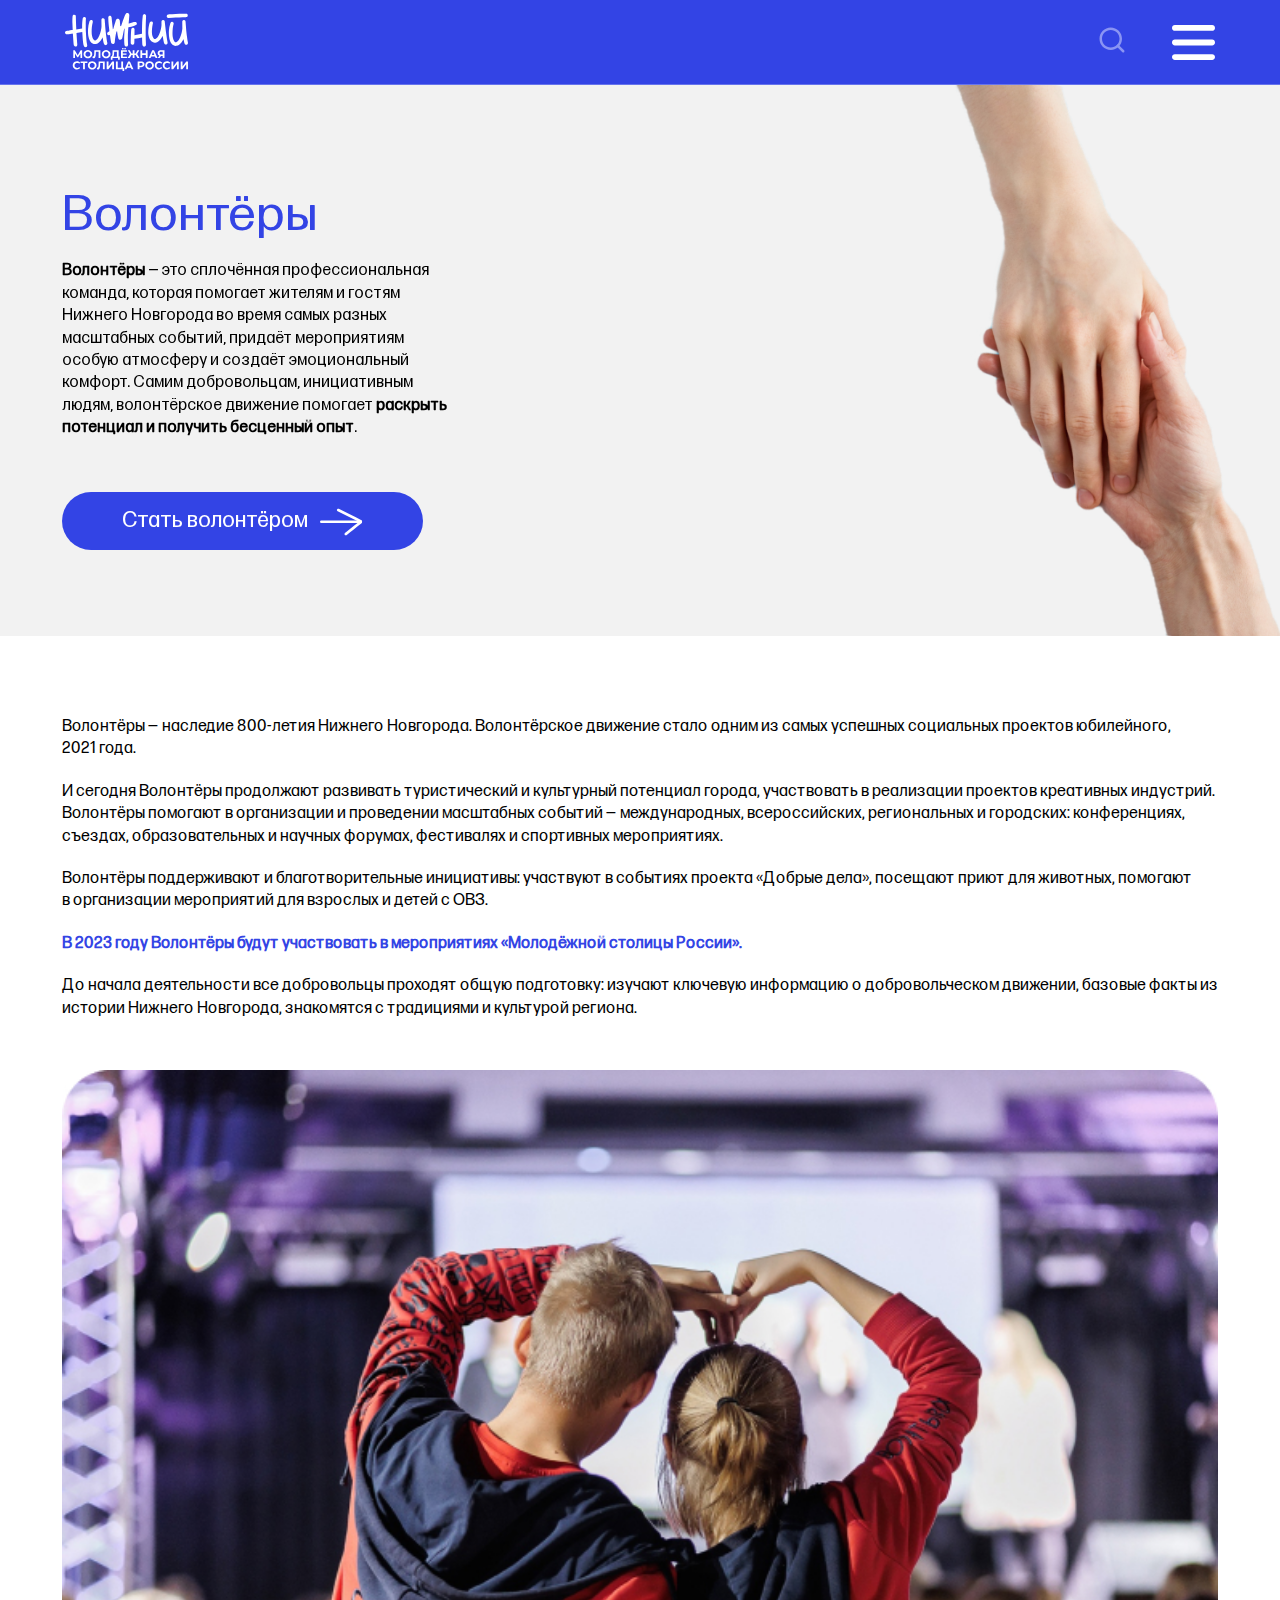
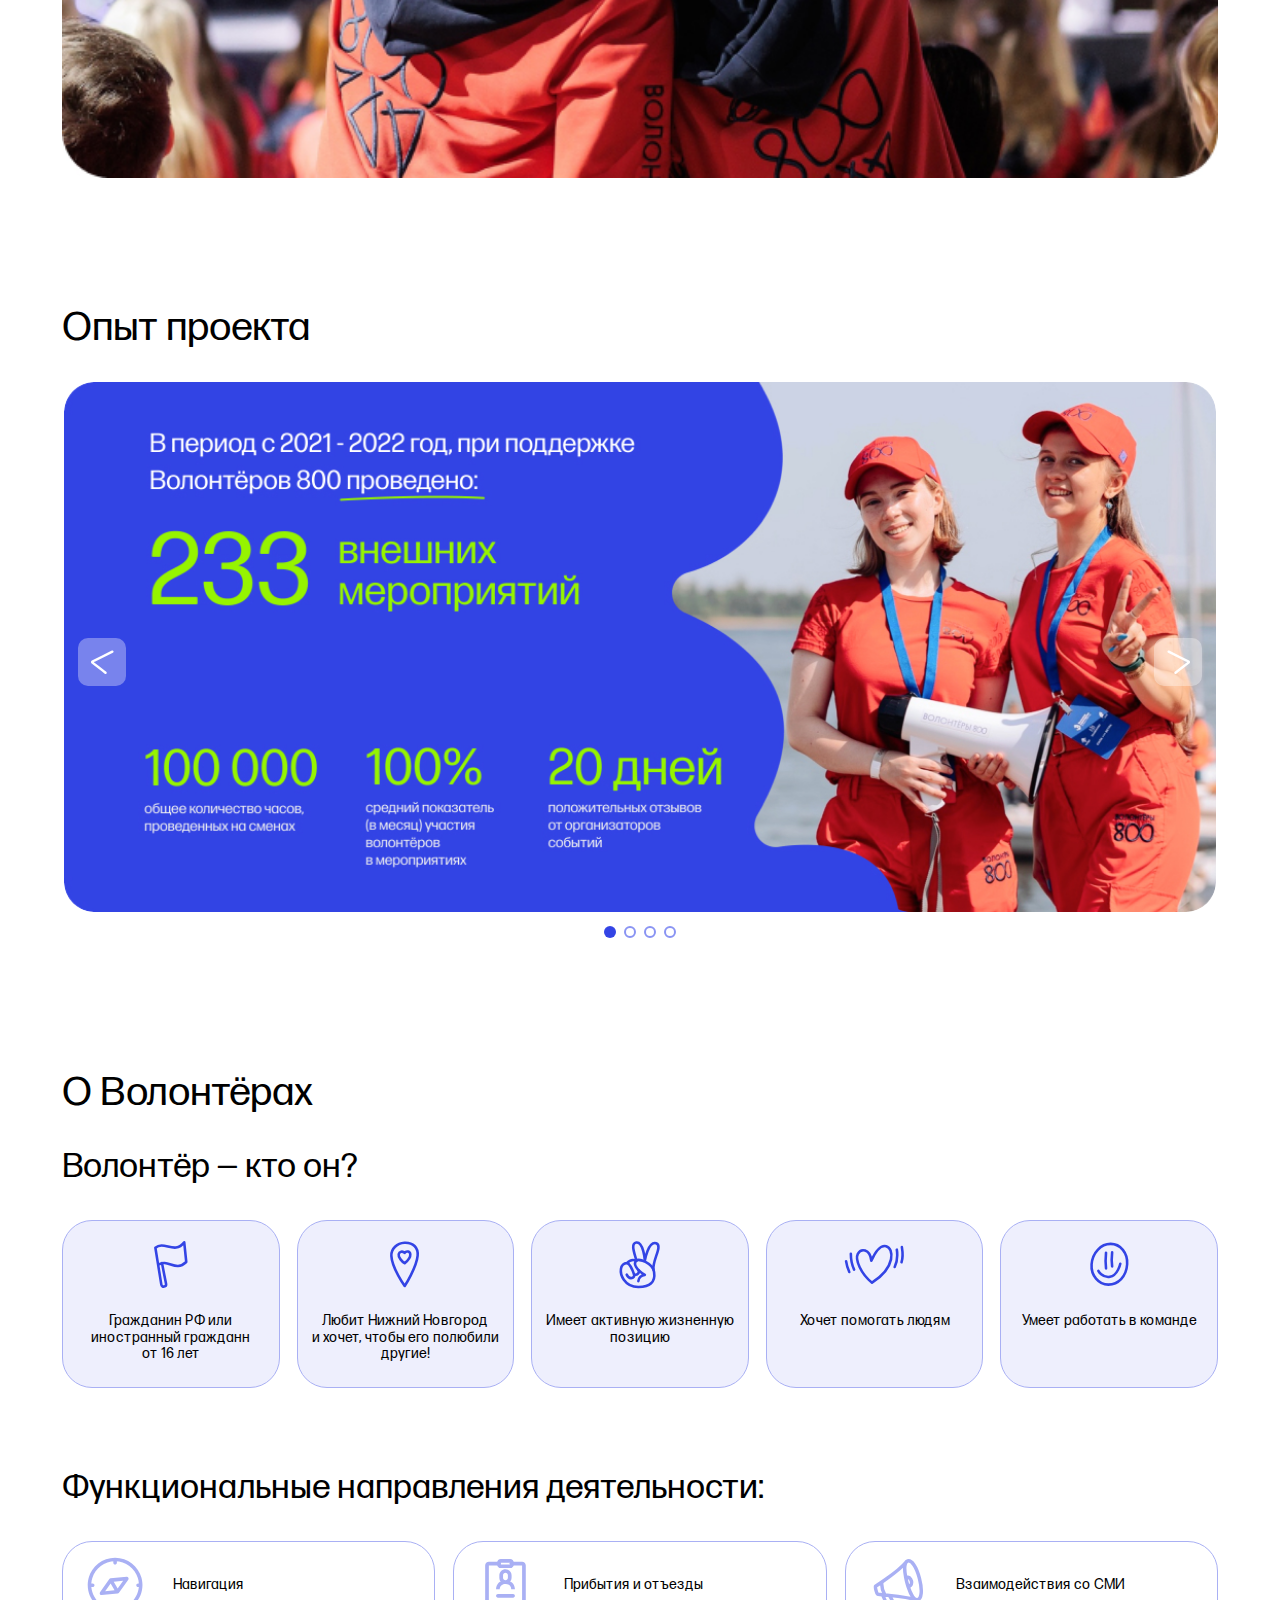
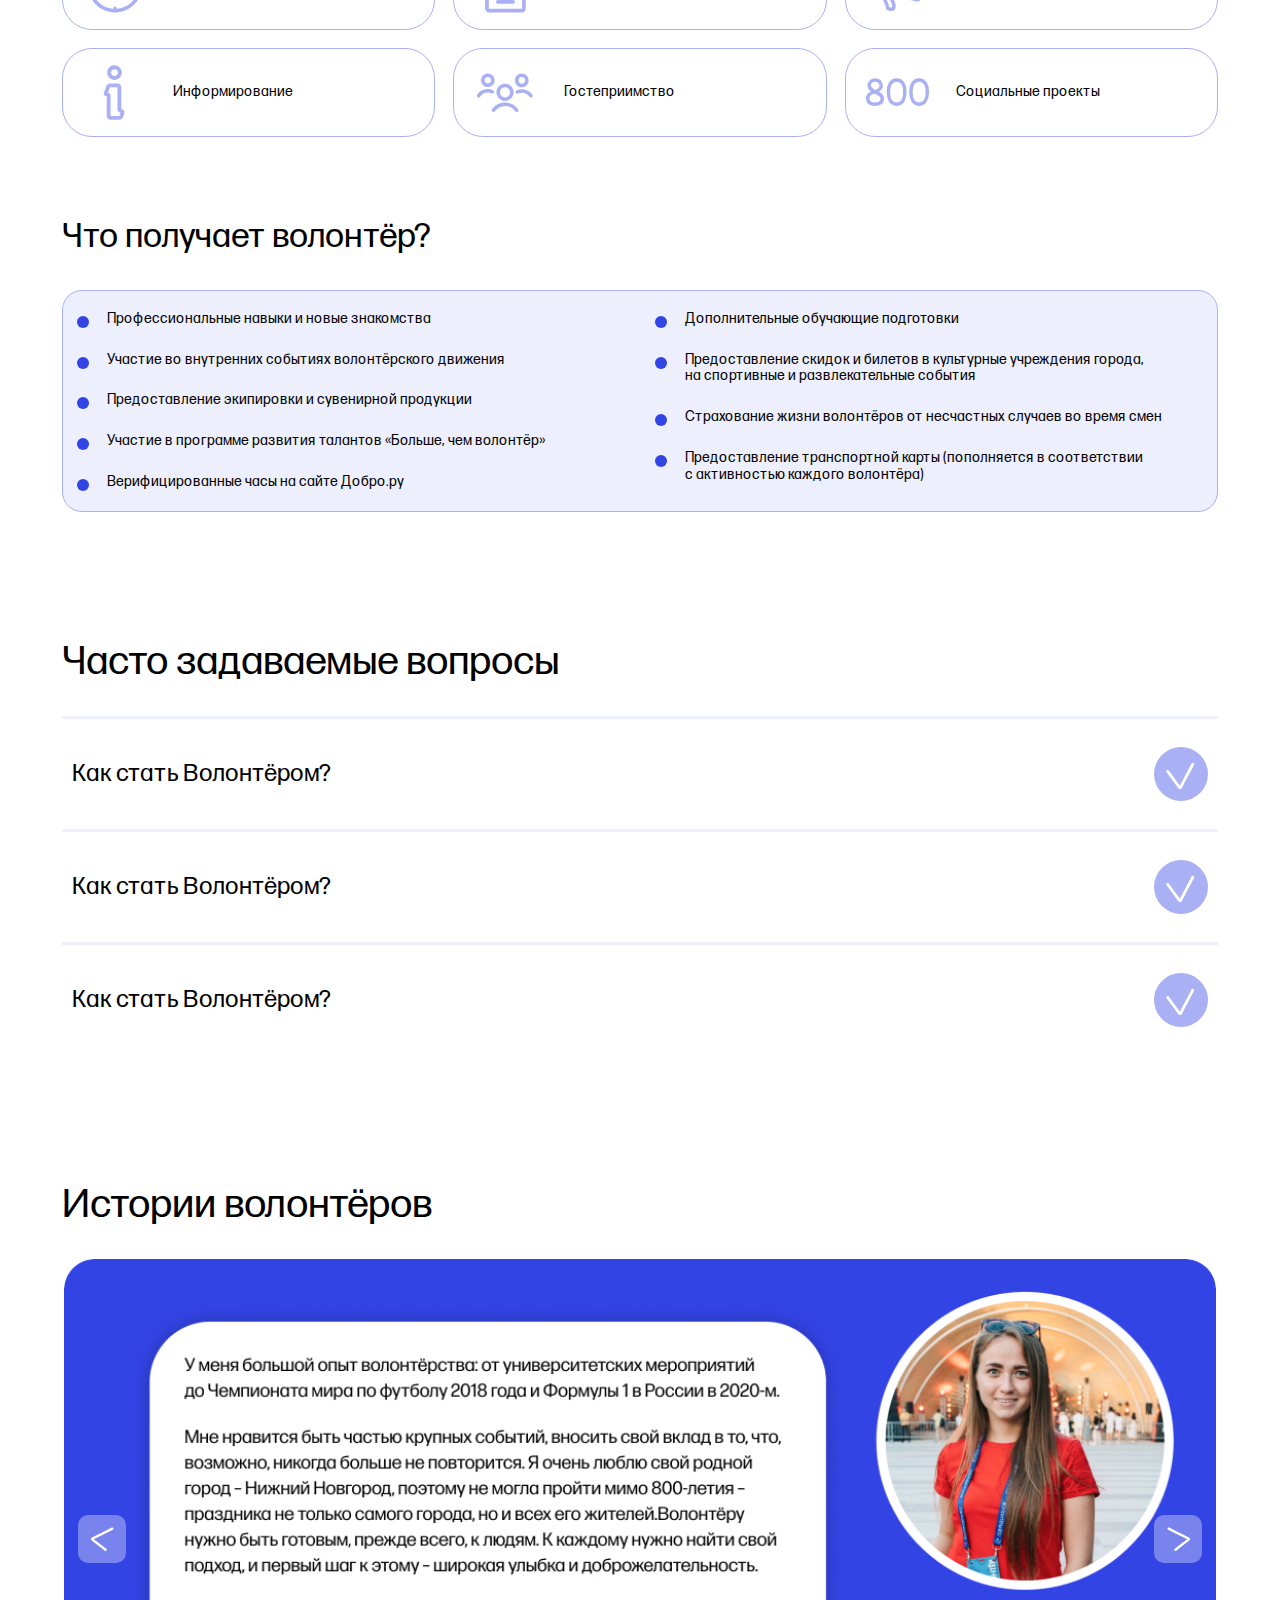
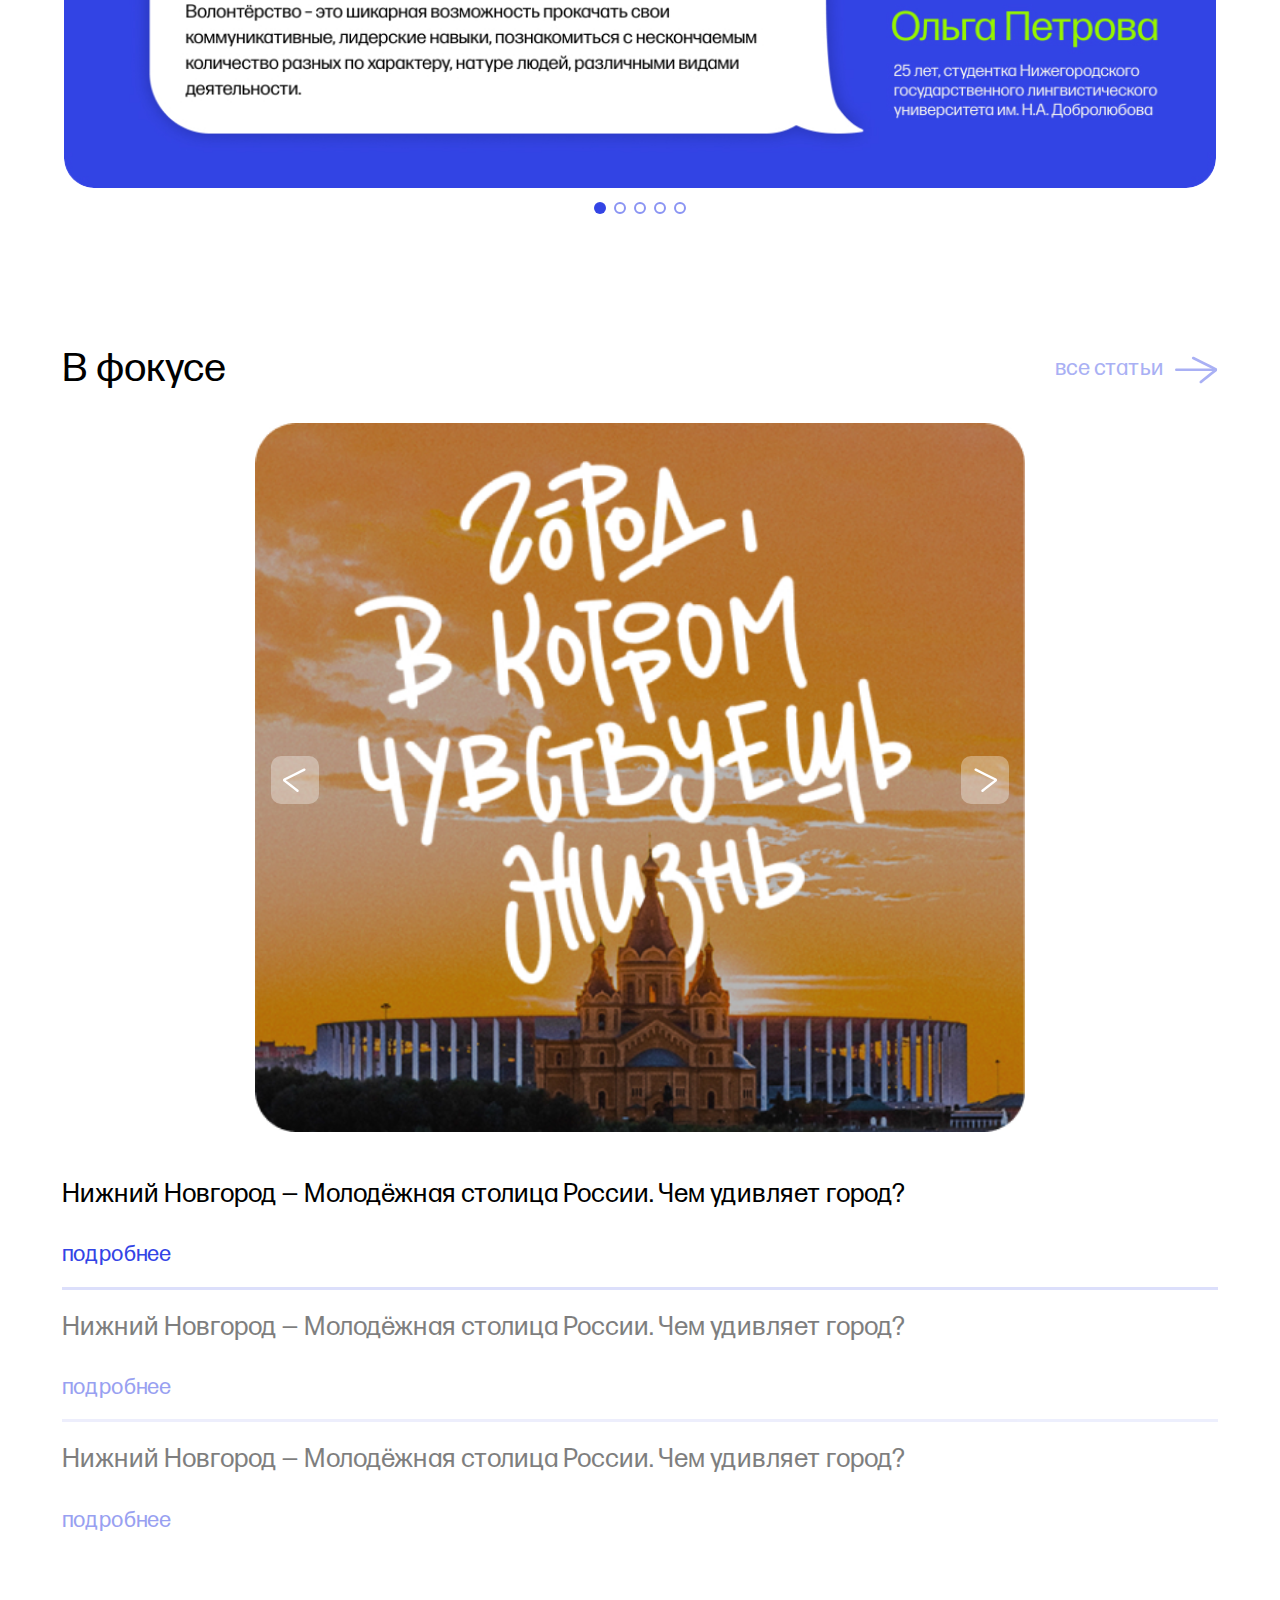
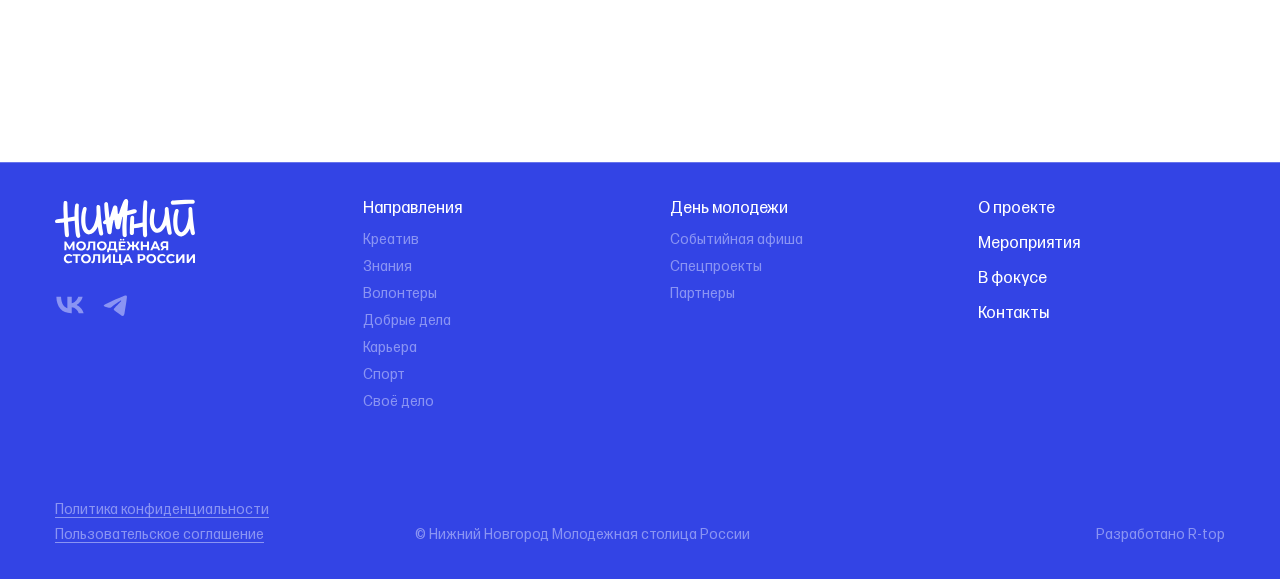
<file: volunteer.html>
<!DOCTYPE html>
<html lang="ru" class="page">

<head>
    <meta charset="UTF-8">
    <meta http-equiv="X-UA-Compatible" content="IE=edge">
    <meta name="viewport" content="width=device-width, initial-scale=1, minimum-scale=1" />
    <title>Волонтеры</title>
    <link rel="stylesheet" href="css/fonts.css">
    <link rel="stylesheet" href="css/plugins/swiper.min.css">
    <link rel="stylesheet" href="css/style.css">
    <link rel="stylesheet" href="css/index.css">
    <link rel="stylesheet" href="css/volunteer.css">
</head>

<body class="page__body">
    <div class="site-container">
        <header class="header">
            <div class="container">
                <div class="header__wrapper">
                    <a href="#" class="header__logo">
                        <img src="img/icon/logo.svg" alt="Нижний" width="162" height="45">
                    </a>
                    <nav class="nav" data-menu>
                        <div class="serach-mob">
                            <input type="text" placeholder="Что вы ищите?">
                            <button class="btn-search-mob btn-reset">
                                <svg width="40" height="40" viewBox="0 0 40 40" fill="none"
                                    xmlns="http://www.w3.org/2000/svg">
                                    <path fill-rule="evenodd" clip-rule="evenodd"
                                        d="M18.3333 6.66659C11.8899 6.66659 6.66659 11.8899 6.66659 18.3333C6.66659 24.7766 11.8899 29.9999 18.3333 29.9999C24.7766 29.9999 29.9999 24.7766 29.9999 18.3333C29.9999 11.8899 24.7766 6.66659 18.3333 6.66659ZM3.33325 18.3333C3.33325 10.049 10.049 3.33325 18.3333 3.33325C26.6175 3.33325 33.3333 10.049 33.3333 18.3333C33.3333 26.6175 26.6175 33.3333 18.3333 33.3333C10.049 33.3333 3.33325 26.6175 3.33325 18.3333Z"
                                        fill="#8A94F3" />
                                    <path fill-rule="evenodd" clip-rule="evenodd"
                                        d="M26.5712 26.5712C27.222 25.9203 28.2773 25.9203 28.9282 26.5712L36.1782 33.8212C36.8291 34.472 36.8291 35.5273 36.1782 36.1782C35.5273 36.8291 34.472 36.8291 33.8212 36.1782L26.5712 28.9282C25.9203 28.2773 25.9203 27.222 26.5712 26.5712Z"
                                        fill="#8A94F3" />
                                </svg>
                            </button>
                        </div>
                        <ul class="nav__list list-reset">
                            <li class="nav__item">
                                <a class="nav__link" href="#">
                                    О проекте
                                </a>
                            </li>
                            <li class="nav__item">
                                <button class="nav__link btn-reset" type="button">
                                    <span>Направления</span>
                                    <img src="img/icon/chevron-down.svg" alt="">
                                </button>
                                <div class="nav__submenu">
                                    <ul class="list-reset">
                                        <li>
                                            <a href="#">
                                                Креатив
                                            </a>
                                        </li>
                                        <li>
                                            <a href="#">
                                                Знания
                                            </a>
                                        </li>
                                        <li>
                                            <a href="#">
                                                Волонтеры
                                            </a>
                                        </li>
                                        <li>
                                            <a href="#">
                                                Добрые дела
                                            </a>
                                        </li>
                                        <li>
                                            <a href="#">
                                                Карьера
                                            </a>
                                        </li>
                                        <li>
                                            <a href="#">
                                                Спорт
                                            </a>
                                        </li>
                                        <li>
                                            <a href="#">
                                                Своё дело
                                            </a>
                                        </li>
                                    </ul>
                                </div>
                            </li>
                            <li class="nav__item">
                                <a class="nav__link" href="#">
                                    Мероприятия
                                </a>
                            </li>
                            <li class="nav__item">
                                <a class="nav__link" href="#">
                                    В фокусе
                                </a>
                            </li>
                            <li class="nav__item">
                                <button class="nav__link btn-reset" type="button">
                                    <span> День молодежи</span>
                                    <img src="img/icon/chevron-down.svg" alt="">
                                </button>
                                <div class="nav__submenu">
                                    <ul class="list-reset">
                                        <li>
                                            <a href="#">
                                                Событийная афиша
                                            </a>
                                        </li>
                                        <li>
                                            <a href="#">
                                                Спецпроекты
                                            </a>
                                        </li>
                                        <li>
                                            <a href="#">
                                                Партнеры
                                            </a>
                                        </li>
                                    </ul>
                                </div>
                            </li>
                            <li class="nav__item">
                                <a class="nav__link" href="#">
                                    Контакты
                                </a>
                            </li>
                        </ul>
                    </nav>
                    <div class="header__wrap">
                        <div class="header__search">
                            <input type="text" placeholder="Что вы ищите?">
                        </div>
                        <button class="btn-search">
                            <svg width="40" height="40" viewBox="0 0 40 40" fill="none"
                                xmlns="http://www.w3.org/2000/svg">
                                <path fill-rule="evenodd" clip-rule="evenodd"
                                    d="M18.3333 6.66659C11.8899 6.66659 6.66659 11.8899 6.66659 18.3333C6.66659 24.7766 11.8899 29.9999 18.3333 29.9999C24.7766 29.9999 29.9999 24.7766 29.9999 18.3333C29.9999 11.8899 24.7766 6.66659 18.3333 6.66659ZM3.33325 18.3333C3.33325 10.049 10.049 3.33325 18.3333 3.33325C26.6175 3.33325 33.3333 10.049 33.3333 18.3333C33.3333 26.6175 26.6175 33.3333 18.3333 33.3333C10.049 33.3333 3.33325 26.6175 3.33325 18.3333Z"
                                    fill="#8A94F3" />
                                <path fill-rule="evenodd" clip-rule="evenodd"
                                    d="M26.5712 26.5712C27.222 25.9203 28.2773 25.9203 28.9282 26.5712L36.1782 33.8212C36.8291 34.472 36.8291 35.5273 36.1782 36.1782C35.5273 36.8291 34.472 36.8291 33.8212 36.1782L26.5712 28.9282C25.9203 28.2773 25.9203 27.222 26.5712 26.5712Z"
                                    fill="#8A94F3" />
                            </svg>
                        </button>
                        <button class="burger btn-reset" aria-label="Открыть меню" aria-expanded="false" data-burger>
                            <svg width="43" height="35" viewBox="0 0 43 35" fill="none"
                                xmlns="http://www.w3.org/2000/svg">
                                <path fill-rule="evenodd" clip-rule="evenodd"
                                    d="M0 2.91665C0 1.30583 1.28345 0 2.86667 0H40.1333C41.7165 0 43 1.30583 43 2.91665C43 4.52747 41.7165 5.8333 40.1333 5.8333H2.86667C1.28345 5.8333 0 4.52747 0 2.91665ZM0 17.4997C0 15.8889 1.28345 14.5831 2.86667 14.5831H40.1333C41.7165 14.5831 43 15.8889 43 17.4997C43 19.1105 41.7165 20.4164 40.1333 20.4164H2.86667C1.28345 20.4164 0 19.1105 0 17.4997ZM2.86667 29.1666C1.28345 29.1666 0 30.4725 0 32.0833C0 33.6941 1.28345 34.9999 2.86667 34.9999H40.1333C41.7165 34.9999 43 33.6941 43 32.0833C43 30.4725 41.7165 29.1666 40.1333 29.1666H2.86667Z"
                                    fill="white" />
                            </svg>
                        </button>
                    </div>
                </div>
            </div>
        </header>
        <section class="first-section first-section--valounteer">
            <div class="first-section__wrapper">
                <div class="container container--offset">
                    <div class="first-section__wrap">
                        <h1 class="first-section__title">
                            Волонтёры 
                        </h1>
                        <div class="first-section__text">
                            <p>
                                <b>Волонтёры</b>  — это сплочённая профессиональная команда, которая помогает жителям и гостям Нижнего Новгорода во время самых разных масштабных событий, придаёт мероприятиям особую атмосферу и создаёт эмоциональный комфорт. Самим добровольцам, инициативным людям, волонтёрское движение помогает <b>раскрыть потенциал и получить бесценный опыт</b>.
                            </p>
                        </div>
                        <a href="#" class="b-btn btn-reset b-btn--main">
                            <span>Стать волонтёром</span>
                            <svg width="43" height="36" viewBox="0 0 43 36" fill="none"
                                xmlns="http://www.w3.org/2000/svg">
                                <path
                                    d="M26.7922 31.9936C28.9944 30.2406 31.1985 28.4906 33.4044 26.7438C36.0209 24.6644 38.6271 22.5762 41.2544 20.5105C41.5108 20.3404 41.7167 20.1025 41.8502 19.8223C41.9837 19.5421 42.0396 19.2302 42.0119 18.9201C42.0059 18.8083 42.0058 18.6962 42.0118 18.5844C42.0485 18.2371 41.9718 17.8872 41.7936 17.5887C41.6153 17.2902 41.3455 17.0596 41.0256 16.9327C37.2663 15.0657 33.5148 13.1784 29.7593 11.3013C26.1163 9.47983 22.4717 7.65851 18.8255 5.83733C18.6105 5.73232 18.3719 5.68726 18.1342 5.70672C17.8965 5.72619 17.6681 5.80949 17.4724 5.94813C17.2766 6.08677 17.1206 6.27577 17.0201 6.49583C16.9197 6.7159 16.8784 6.95915 16.9006 7.20074C16.9249 7.43085 17.0061 7.65096 17.1365 7.84056C17.267 8.03015 17.4425 8.18306 17.6467 8.28504L37.2635 18.0923C37.7833 18.3526 38.303 18.6128 38.868 18.8983C38.7278 19.0202 38.6283 19.1142 38.5185 19.1994L33.6271 23.0772L26.5374 28.7247C26.0357 29.1197 25.5336 29.5098 25.0375 29.914C24.8362 30.0667 24.6808 30.2735 24.5888 30.5113C24.4969 30.749 24.4721 31.0081 24.5171 31.2595C24.5506 31.4943 24.6475 31.7151 24.797 31.8972C24.9465 32.0793 25.1427 32.2156 25.3639 32.291C25.6062 32.3769 25.8668 32.3945 26.1182 32.3422C26.3696 32.2898 26.6025 32.1694 26.7922 31.9936Z"
                                    fill="white" />
                                <rect y="17.4484" width="42.0851" height="2.67605" rx="1.33802" fill="white" />
                            </svg>
                        </a>
                    </div>
                </div>
            </div>
        </section>
        <main class="main main--secondary">
            <div class="main-section">
                <div class="container container--offset">
                    <div class="main-section__wrapper">
                        <div class="main-section__text">
                            <p>
                                Волонтёры — наследие 800-летия Нижнего Новгорода. Волонтёрское движение стало одним из самых успешных социальных проектов юбилейного, 2021 года.
                            </p>
                            <p>
                                И сегодня Волонтёры продолжают развивать туристический и культурный потенциал города, участвовать в реализации проектов креативных индустрий. Волонтёры помогают в организации и проведении масштабных событий — международных, всероссийских, региональных и городских: конференциях, съездах, образовательных и научных форумах, фестивалях и спортивных мероприятиях.
                            </p>
                            <p>
                                Волонтёры поддерживают и благотворительные инициативы: участвуют в событиях проекта «Добрые дела», посещают приют для животных, помогают в организации мероприятий для взрослых и детей с ОВЗ.
                            </p>
                            <p class="main-section__text--blue">
                                В 2023 году Волонтёры будут участвовать в мероприятиях «Молодёжной столицы России».
                            </p>
                            <p>
                                До начала деятельности все добровольцы проходят общую подготовку: изучают ключевую информацию о добровольческом движении, базовые факты из истории Нижнего Новгорода, знакомятся с традициями и культурой региона.
                            </p>
                        </div>
                        <div class="main-section__img">
                            <picture>
                                <source media="(min-width:1366px)" srcset="img/volunteer/volunter-section/volunteer-desktop.jpg">
                                <source media="(min-width:768px)" srcset="img/volunteer/volunter-section/volunteer-tablet.jpg">
                                <source srcsect="">
                                <img src="img/volunteer/volunter-section/volunteer-mobile.jpg" alt="" width="357" height="252">
                            </picture>
                        </div>
                    </div>
                </div>
            </div>
            <section class="experience">
                <div class="container container--offset">
                    <h2 class="experince__title section-title">
                        Опыт проекта
                    </h2>
                    <div class="experience__wrap">
                        <div class="swiper swiper--experience">
                            <div class="swiper-wrapper">
                               <div class="swiper-slide">
                                  <div class="experience-img">
                                      <img src="img/volunteer/experience/experience.jpg" alt="" width="1120" height="515">
                                  </div>
                               </div>
                               <div class="swiper-slide">
                                  <div class="experience-img">
                                      <img src="img/volunteer/experience/experience.jpg" alt="" width="1120" height="515">
                                  </div>
                               </div>
                               <div class="swiper-slide">
                                  <div class="experience-img">
                                      <img src="img/volunteer/experience/experience.jpg" alt="" width="1120" height="515">
                                  </div>
                               </div>
                               <div class="swiper-slide">
                                  <div class="experience-img">
                                      <img src="img/volunteer/experience/experience.jpg" alt="" width="1120" height="515">
                                  </div>
                               </div>
                            </div>
                           <div class="swiper-pagination"></div>
                           <div class="experience__prev swiper-button swiper-button--prev">
                              <svg width="27" height="29" viewBox="0 0 27 29" fill="none"
                                  xmlns="http://www.w3.org/2000/svg">
                                  <path
                                      d="M16.0941 27.6288C13.7717 25.8103 11.4472 23.995 9.12086 22.1829C6.36146 20.0258 3.61294 17.8596 0.842243 15.7166C0.571907 15.5402 0.354609 15.2935 0.213691 15.003C0.0727718 14.7126 0.01356 14.3893 0.0424154 14.068C0.0487355 13.9522 0.0486951 13.836 0.0422914 13.7202C0.00327735 13.3603 0.0837584 12.9978 0.271317 12.6886C0.458875 12.3795 0.743075 12.1409 1.08003 12.0096C5.04017 10.0785 8.99204 8.12655 12.948 6.185C16.7857 4.30104 20.6249 2.41723 24.4659 0.533564C24.6924 0.42496 24.9437 0.378485 25.1943 0.398877C25.4448 0.419269 25.6856 0.505803 25.892 0.64964C26.0984 0.793477 26.263 0.989463 26.3691 1.21759C26.4751 1.44571 26.5188 1.6978 26.4957 1.94811C26.4703 2.18652 26.385 2.41452 26.2477 2.61086C26.1104 2.8072 25.9256 2.96547 25.7105 3.07095L5.04587 13.2147C4.49835 13.4839 3.95084 13.7531 3.3557 14.0483C3.50353 14.1748 3.6085 14.2723 3.72434 14.3607L8.88276 18.3834L16.3596 24.2419C16.8887 24.6516 17.4182 25.0564 17.9414 25.4757C18.1537 25.634 18.3177 25.8485 18.4148 26.095C18.5119 26.3414 18.5383 26.6099 18.491 26.8703C18.456 27.1136 18.3541 27.3422 18.1967 27.5308C18.0393 27.7194 17.8326 27.8605 17.5996 27.9384C17.3443 28.0271 17.0697 28.0452 16.8047 27.9907C16.5397 27.9362 16.2942 27.8112 16.0941 27.6288Z"
                                      fill="white" />
                              </svg>
                          </div>
                          <div class="experience__next swiper-button swiper-button--next">
                              <svg width="27" height="29" viewBox="0 0 27 29" fill="none"
                                  xmlns="http://www.w3.org/2000/svg">
                                  <path
                                      d="M10.9059 27.6288C13.2283 25.8103 15.5528 23.995 17.8791 22.1829C20.6385 20.0258 23.3871 17.8596 26.1578 15.7166C26.4281 15.5402 26.6454 15.2935 26.7863 15.003C26.9272 14.7126 26.9864 14.3893 26.9576 14.068C26.9513 13.9522 26.9513 13.836 26.9577 13.7202C26.9967 13.3603 26.9162 12.9978 26.7287 12.6886C26.5411 12.3795 26.2569 12.1409 25.92 12.0096C21.9598 10.0785 18.008 8.12655 14.052 6.185C10.2143 4.30104 6.37506 2.41723 2.53412 0.533564C2.30763 0.42496 2.05628 0.378485 1.80573 0.398877C1.55518 0.419269 1.31442 0.505803 1.10802 0.64964C0.90162 0.793477 0.736982 0.989463 0.630919 1.21759C0.524856 1.44571 0.481168 1.6978 0.504315 1.94811C0.5297 2.18652 0.615018 2.41452 0.752321 2.61086C0.889624 2.8072 1.07444 2.96547 1.28955 3.07095L21.9541 13.2147C22.5016 13.4839 23.0492 13.7531 23.6443 14.0483C23.4965 14.1748 23.3915 14.2723 23.2757 14.3607L18.1172 18.3834L10.6404 24.2419C10.1113 24.6516 9.58181 25.0564 9.05862 25.4757C8.8463 25.634 8.68234 25.8485 8.58523 26.095C8.48811 26.3414 8.4617 26.6099 8.50899 26.8703C8.54403 27.1136 8.64593 27.3422 8.80331 27.5308C8.96069 27.7194 9.16738 27.8605 9.40038 27.9384C9.65569 28.0271 9.93034 28.0452 10.1953 27.9907C10.4603 27.9362 10.7058 27.8112 10.9059 27.6288Z"
                                      fill="white" />
                              </svg>
                          </div>
                          </div>
                    </div>
                </div>
            </section>
            <section class="valounteer-about">
                <div class="container container--offset">
                    <h2 class="valounteer-about__title section-title">
                        О Волонтёрах
                    </h2>
                    <div class="who">
                        <h3 class="who__title section-subtitle">
                            Волонтёр — кто он?
                        </h3>
                        <div class="who__wrapper">
                            <div class="who__item">
                                <div class="who__icon">
                                    <img src="img/volunteer/about/who/who-1.svg" alt="" width="101" height="95">
                                </div>
                                <div class="who__text">
                                    Гражданин РФ или иностранный гражданн от 16 лет
                                </div>
                            </div>
                            <div class="who__item">
                                <div class="who__icon">
                                    <img src="img/volunteer/about/who/who-2.svg" alt="" width="101" height="95">
                                </div>
                                <div class="who__text">
                                    Любит Нижний Новгород и хочет, чтобы его полюбили другие!
                                </div>
                            </div>
                            <div class="who__item">
                                <div class="who__icon">
                                    <img src="img/volunteer/about/who/who-3.svg" alt="" width="101" height="95">
                                </div>
                                <div class="who__text">
                                    Имеет активную жизненную позицию
                                </div>
                            </div>
                            <div class="who__item">
                                <div class="who__icon">
                                    <img src="img/volunteer/about/who/who-4.svg" alt="" width="101" height="95">
                                </div>
                                <div class="who__text">
                                    Хочет помогать
                                    людям
                                </div>
                            </div>
                            <div class="who__item">
                                <div class="who__icon">
                                    <img src="img/volunteer/about/who/who-5.svg" alt="" width="101" height="95">
                                </div>
                                <div class="who__text">
                                    Умеет работать 
                                    в команде
                                </div>
                            </div>
                        </div>
                    </div>
                    <div class="functions">
                        <h3 class="functions__title section-subtitle">
                            Функциональные направления деятельности:
                        </h3>
                        <div class="functions__wrapper">
                            <div class="functions__item">
                                <div class="functions__icon">
                                    <img src="img/volunteer/about/functions/functions-1.svg" alt="" width="89" height="89">
                                </div>
                                <div class="functions__text">
                                    Навигация
                                </div>
                            </div>
                            <div class="functions__item">
                                <div class="functions__icon">
                                    <img src="img/volunteer/about/functions/functions-2.svg" alt="" width="89" height="89">
                                </div>
                                <div class="functions__text">
                                    Прибытия и отъезды
                                </div>
                            </div>
                            <div class="functions__item">
                                <div class="functions__icon">
                                    <img src="img/volunteer/about/functions/functions-3.svg" alt="" width="89" height="89">
                                </div>
                                <div class="functions__text">
                                    Взаимодействия со СМИ
                                </div>
                            </div>
                            <div class="functions__item">
                                <div class="functions__icon">
                                    <img src="img/volunteer/about/functions/functions-4.svg" alt="" width="89" height="89">
                                </div>
                                <div class="functions__text">
                                    Информирование
                                </div>
                            </div>
                            <div class="functions__item">
                                <div class="functions__icon">
                                    <img src="img/volunteer/about/functions/functions-5.svg" alt="" width="89" height="89">
                                </div>
                                <div class="functions__text">
                                    Гостеприимство
                                </div>
                            </div>
                            <div class="functions__item">
                                <div class="functions__icon">
                                    <img src="img/volunteer/about/functions/functions-6.svg" alt="" width="89" height="89">
                                </div>
                                <div class="functions__text">
                                    Социальные проекты
                                </div>
                            </div>
                        </div>
                    </div>
                    <div class="advantages">
                        <h3 class="advantages__title section-subtitle">Что получает волонтёр?</h3>
                        <div class="advantages__wrapper">
                            <ul class="advantages__list list-reset">
                                <li class="advantages__item">
                                    Профессиональные навыки и новые знакомства
                                </li>
                                <li class="advantages__item">
                                    Участие во внутренних событиях волонтёрского движения
                                </li>
                                <li class="advantages__item">
                                    Предоставление экипировки и сувенирной продукции
                                </li>
                                <li class="advantages__item">
                                    Участие в программе развития талантов «Больше, чем волонтёр»
                                </li>
                                <li class="advantages__item">
                                    Верифицированные часы на сайте Добро.ру
                                </li>
                            </ul>
                            <ul class="advantages__list list-reset">
                                <li class="advantages__item">
                                    Дополнительные обучающие подготовки
                                </li>
                                <li class="advantages__item">
                                    Предоставление скидок и билетов в культурные учреждения города, на спортивные и развлекательные события
                                </li>
                                <li class="advantages__item">
                                    Страхование жизни волонтёров от несчастных случаев во время смен
                                </li>
                                <li class="advantages__item">
                                    Предоставление транспортной карты (пополняется в соответствии с активностью каждого волонтёра)
                                </li>
                            </ul>
                        </div>
                    </div>
                </div>
            </section>
            <section class="volunteer-questions">
                <div class="container container--offset">
                    <h2 class="volunteer-questions__title section-title">
                        Часто задаваемые вопросы
                    </h2>
                    <div class="accordion">
                        <button class="accordion__control" aria-expanded="false">
                            <span class="accordion__title">Как стать Волонтёром?</span>
                            <div class="accordion__icon">
                                <img src="img/icon/accord-icon.svg" alt="" width="54" height="54">
                            </div>
                        </button>
                        <div class="accordion__content" aria-hidden="true">
                            <div class="accordion__text">
                                <p>
                                    Волонтёром может стать любой желающий в возрасте от 16 лет (вне зависимости от гражданства и места проживания). Главное — желание помогать людям и умение работать в команде, и конечно, важно любить Нижний.
                                </p>
                            </div>
                        </div>
                    </div>
                    <div class="accordion">
                        <button class="accordion__control" aria-expanded="false">
                            <span class="accordion__title">Как стать Волонтёром?</span>
                            <div class="accordion__icon">
                                <img src="img/icon/accord-icon.svg" alt="" width="54" height="54">
                            </div>
                        </button>
                        <div class="accordion__content" aria-hidden="true">
                            <div class="accordion__text">
                                <p>
                                    Волонтёром может стать любой желающий в возрасте от 16 лет (вне зависимости от гражданства и места проживания). Главное — желание помогать людям и умение работать в команде, и конечно, важно любить Нижний.
                                </p>
                            </div>
                        </div>
                    </div>
                    <div class="accordion">
                        <button class="accordion__control" aria-expanded="false">
                            <span class="accordion__title">Как стать Волонтёром?</span>
                            <div class="accordion__icon">
                                <img src="img/icon/accord-icon.svg" alt="" width="54" height="54">
                            </div>
                        </button>
                        <div class="accordion__content" aria-hidden="true">
                            <div class="accordion__text">
                                <p>
                                    Волонтёром может стать любой желающий в возрасте от 16 лет (вне зависимости от гражданства и места проживания). Главное — желание помогать людям и умение работать в команде, и конечно, важно любить Нижний.
                                </p>
                            </div>
                        </div>
                    </div>
                </div>
            </section>
            <section class="valounteer-history">
                <div class="container container--offset">
                    <h2 class="valounteer-history__title section-title">
                        Истории волонтёров
                    </h2>
                    <div class="valounteer-history__wrap">
                        <div class="swiper swiper--history">
                          <div class="swiper-wrapper">
                             <div class="swiper-slide">
                                <div class="history-img">
                                    <img src="img/volunteer/hisotry/history.jpg" alt="" width="1120" height="515">
                                </div>
                             </div>
                             <div class="swiper-slide">
                                <div class="history-img">
                                    <img src="img/volunteer/hisotry/history.jpg" alt="" width="1120" height="515">
                                </div>
                             </div>
                             <div class="swiper-slide">
                                <div class="history-img">
                                    <img src="img/volunteer/hisotry/history.jpg" alt="" width="1120" height="515">
                                </div>
                             </div>
                             <div class="swiper-slide">
                                <div class="history-img">
                                    <img src="img/volunteer/hisotry/history.jpg" alt="" width="1120" height="515">
                                </div>
                             </div>
                             <div class="swiper-slide">
                                <div class="history-img">
                                    <img src="img/volunteer/hisotry/history.jpg" alt="" width="1120" height="515">
                                </div>
                             </div>
                          </div>
                          <div class="swiper-pagination"></div>
                          <div class="valounteer-history__prev swiper-button swiper-button--prev">
                             <svg width="27" height="29" viewBox="0 0 27 29" fill="none"
                                 xmlns="http://www.w3.org/2000/svg">
                                 <path
                                     d="M16.0941 27.6288C13.7717 25.8103 11.4472 23.995 9.12086 22.1829C6.36146 20.0258 3.61294 17.8596 0.842243 15.7166C0.571907 15.5402 0.354609 15.2935 0.213691 15.003C0.0727718 14.7126 0.01356 14.3893 0.0424154 14.068C0.0487355 13.9522 0.0486951 13.836 0.0422914 13.7202C0.00327735 13.3603 0.0837584 12.9978 0.271317 12.6886C0.458875 12.3795 0.743075 12.1409 1.08003 12.0096C5.04017 10.0785 8.99204 8.12655 12.948 6.185C16.7857 4.30104 20.6249 2.41723 24.4659 0.533564C24.6924 0.42496 24.9437 0.378485 25.1943 0.398877C25.4448 0.419269 25.6856 0.505803 25.892 0.64964C26.0984 0.793477 26.263 0.989463 26.3691 1.21759C26.4751 1.44571 26.5188 1.6978 26.4957 1.94811C26.4703 2.18652 26.385 2.41452 26.2477 2.61086C26.1104 2.8072 25.9256 2.96547 25.7105 3.07095L5.04587 13.2147C4.49835 13.4839 3.95084 13.7531 3.3557 14.0483C3.50353 14.1748 3.6085 14.2723 3.72434 14.3607L8.88276 18.3834L16.3596 24.2419C16.8887 24.6516 17.4182 25.0564 17.9414 25.4757C18.1537 25.634 18.3177 25.8485 18.4148 26.095C18.5119 26.3414 18.5383 26.6099 18.491 26.8703C18.456 27.1136 18.3541 27.3422 18.1967 27.5308C18.0393 27.7194 17.8326 27.8605 17.5996 27.9384C17.3443 28.0271 17.0697 28.0452 16.8047 27.9907C16.5397 27.9362 16.2942 27.8112 16.0941 27.6288Z"
                                     fill="white" />
                             </svg>
                         </div>
                         <div class="valounteer-history__next swiper-button swiper-button--next">
                             <svg width="27" height="29" viewBox="0 0 27 29" fill="none"
                                 xmlns="http://www.w3.org/2000/svg">
                                 <path
                                     d="M10.9059 27.6288C13.2283 25.8103 15.5528 23.995 17.8791 22.1829C20.6385 20.0258 23.3871 17.8596 26.1578 15.7166C26.4281 15.5402 26.6454 15.2935 26.7863 15.003C26.9272 14.7126 26.9864 14.3893 26.9576 14.068C26.9513 13.9522 26.9513 13.836 26.9577 13.7202C26.9967 13.3603 26.9162 12.9978 26.7287 12.6886C26.5411 12.3795 26.2569 12.1409 25.92 12.0096C21.9598 10.0785 18.008 8.12655 14.052 6.185C10.2143 4.30104 6.37506 2.41723 2.53412 0.533564C2.30763 0.42496 2.05628 0.378485 1.80573 0.398877C1.55518 0.419269 1.31442 0.505803 1.10802 0.64964C0.90162 0.793477 0.736982 0.989463 0.630919 1.21759C0.524856 1.44571 0.481168 1.6978 0.504315 1.94811C0.5297 2.18652 0.615018 2.41452 0.752321 2.61086C0.889624 2.8072 1.07444 2.96547 1.28955 3.07095L21.9541 13.2147C22.5016 13.4839 23.0492 13.7531 23.6443 14.0483C23.4965 14.1748 23.3915 14.2723 23.2757 14.3607L18.1172 18.3834L10.6404 24.2419C10.1113 24.6516 9.58181 25.0564 9.05862 25.4757C8.8463 25.634 8.68234 25.8485 8.58523 26.095C8.48811 26.3414 8.4617 26.6099 8.50899 26.8703C8.54403 27.1136 8.64593 27.3422 8.80331 27.5308C8.96069 27.7194 9.16738 27.8605 9.40038 27.9384C9.65569 28.0271 9.93034 28.0452 10.1953 27.9907C10.4603 27.9362 10.7058 27.8112 10.9059 27.6288Z"
                                     fill="white" />
                             </svg>
                         </div>
                        </div>
                    </div>
                </div>
            </section>
            <section class="focus focus--volunteer">
                <div class="container container--offset">
                    <div class="focus__head">
                        <h2 class="focus__title section-title">В фокусе</h2>
                        <a href="#" class="b-btn b-btn--text">
                            <span>все статьи</span>
                            <svg width="43" height="36" viewBox="0 0 43 36" fill="none"
                                xmlns="http://www.w3.org/2000/svg">
                                <path
                                    d="M26.7922 31.9936C28.9944 30.2406 31.1985 28.4906 33.4044 26.7438C36.0209 24.6644 38.6271 22.5762 41.2544 20.5105C41.5108 20.3404 41.7167 20.1025 41.8502 19.8223C41.9837 19.5421 42.0396 19.2302 42.0119 18.9201C42.0059 18.8083 42.0058 18.6962 42.0118 18.5844C42.0485 18.2371 41.9718 17.8872 41.7936 17.5887C41.6153 17.2902 41.3455 17.0596 41.0256 16.9327C37.2663 15.0657 33.5148 13.1784 29.7593 11.3013C26.1163 9.47983 22.4717 7.65851 18.8255 5.83733C18.6105 5.73232 18.3719 5.68726 18.1342 5.70672C17.8965 5.72619 17.6681 5.80949 17.4724 5.94813C17.2766 6.08677 17.1206 6.27577 17.0201 6.49583C16.9197 6.7159 16.8784 6.95915 16.9006 7.20074C16.9249 7.43085 17.0061 7.65096 17.1365 7.84056C17.267 8.03015 17.4425 8.18306 17.6467 8.28504L37.2635 18.0923C37.7833 18.3526 38.303 18.6128 38.868 18.8983C38.7278 19.0202 38.6283 19.1142 38.5185 19.1994L33.6271 23.0772L26.5374 28.7247C26.0357 29.1197 25.5336 29.5098 25.0375 29.914C24.8362 30.0667 24.6808 30.2735 24.5888 30.5113C24.4969 30.749 24.4721 31.0081 24.5171 31.2595C24.5506 31.4943 24.6475 31.7151 24.797 31.8972C24.9465 32.0793 25.1427 32.2156 25.3639 32.291C25.6062 32.3769 25.8668 32.3945 26.1182 32.3422C26.3696 32.2898 26.6025 32.1694 26.7922 31.9936Z" />
                                <rect y="17.4484" width="42.0851" height="2.67605" rx="1.33802" />
                            </svg>
                        </a>
                    </div>
                    <div class="focus__grid">
                        <div class="focus__slider">
                            <div class="swiper focus__swiper">
                                <div class="swiper-wrapper">
                                    <div class="swiper-slide">
                                        <div class="focus__img">
                                            <img src="img/focus/focus.jpg"
                                                alt="Нижний Нвогород - Молодежная столица России" width="545"
                                                height="501">
                                        </div>
                                    </div>
                                    <div class="swiper-slide">
                                        <div class="focus__img">
                                            <img src="img/focus/focus.jpg"
                                                alt="Нижний Нвогород - Молодежная столица России" width="545"
                                                height="501">
                                        </div>
                                    </div>
                                    <div class="swiper-slide">
                                        <div class="focus__img">
                                            <img src="img/focus/focus.jpg"
                                                alt="Нижний Нвогород - Молодежная столица России" width="545"
                                                height="501">
                                        </div>
                                    </div>
                                </div>
                                <div class="focus__prev swiper-button swiper-button--prev">
                                    <svg width="27" height="29" viewBox="0 0 27 29" fill="none"
                                        xmlns="http://www.w3.org/2000/svg">
                                        <path
                                            d="M16.0941 27.6288C13.7717 25.8103 11.4472 23.995 9.12086 22.1829C6.36146 20.0258 3.61294 17.8596 0.842243 15.7166C0.571907 15.5402 0.354609 15.2935 0.213691 15.003C0.0727718 14.7126 0.01356 14.3893 0.0424154 14.068C0.0487355 13.9522 0.0486951 13.836 0.0422914 13.7202C0.00327735 13.3603 0.0837584 12.9978 0.271317 12.6886C0.458875 12.3795 0.743075 12.1409 1.08003 12.0096C5.04017 10.0785 8.99204 8.12655 12.948 6.185C16.7857 4.30104 20.6249 2.41723 24.4659 0.533564C24.6924 0.42496 24.9437 0.378485 25.1943 0.398877C25.4448 0.419269 25.6856 0.505803 25.892 0.64964C26.0984 0.793477 26.263 0.989463 26.3691 1.21759C26.4751 1.44571 26.5188 1.6978 26.4957 1.94811C26.4703 2.18652 26.385 2.41452 26.2477 2.61086C26.1104 2.8072 25.9256 2.96547 25.7105 3.07095L5.04587 13.2147C4.49835 13.4839 3.95084 13.7531 3.3557 14.0483C3.50353 14.1748 3.6085 14.2723 3.72434 14.3607L8.88276 18.3834L16.3596 24.2419C16.8887 24.6516 17.4182 25.0564 17.9414 25.4757C18.1537 25.634 18.3177 25.8485 18.4148 26.095C18.5119 26.3414 18.5383 26.6099 18.491 26.8703C18.456 27.1136 18.3541 27.3422 18.1967 27.5308C18.0393 27.7194 17.8326 27.8605 17.5996 27.9384C17.3443 28.0271 17.0697 28.0452 16.8047 27.9907C16.5397 27.9362 16.2942 27.8112 16.0941 27.6288Z"
                                            fill="white" />
                                    </svg>
                                </div>
                                <div class="focus__next swiper-button swiper-button--next">
                                    <svg width="27" height="29" viewBox="0 0 27 29" fill="none"
                                        xmlns="http://www.w3.org/2000/svg">
                                        <path
                                            d="M10.9059 27.6288C13.2283 25.8103 15.5528 23.995 17.8791 22.1829C20.6385 20.0258 23.3871 17.8596 26.1578 15.7166C26.4281 15.5402 26.6454 15.2935 26.7863 15.003C26.9272 14.7126 26.9864 14.3893 26.9576 14.068C26.9513 13.9522 26.9513 13.836 26.9577 13.7202C26.9967 13.3603 26.9162 12.9978 26.7287 12.6886C26.5411 12.3795 26.2569 12.1409 25.92 12.0096C21.9598 10.0785 18.008 8.12655 14.052 6.185C10.2143 4.30104 6.37506 2.41723 2.53412 0.533564C2.30763 0.42496 2.05628 0.378485 1.80573 0.398877C1.55518 0.419269 1.31442 0.505803 1.10802 0.64964C0.90162 0.793477 0.736982 0.989463 0.630919 1.21759C0.524856 1.44571 0.481168 1.6978 0.504315 1.94811C0.5297 2.18652 0.615018 2.41452 0.752321 2.61086C0.889624 2.8072 1.07444 2.96547 1.28955 3.07095L21.9541 13.2147C22.5016 13.4839 23.0492 13.7531 23.6443 14.0483C23.4965 14.1748 23.3915 14.2723 23.2757 14.3607L18.1172 18.3834L10.6404 24.2419C10.1113 24.6516 9.58181 25.0564 9.05862 25.4757C8.8463 25.634 8.68234 25.8485 8.58523 26.095C8.48811 26.3414 8.4617 26.6099 8.50899 26.8703C8.54403 27.1136 8.64593 27.3422 8.80331 27.5308C8.96069 27.7194 9.16738 27.8605 9.40038 27.9384C9.65569 28.0271 9.93034 28.0452 10.1953 27.9907C10.4603 27.9362 10.7058 27.8112 10.9059 27.6288Z"
                                            fill="white" />
                                    </svg>
                                </div>
                            </div>
                        </div>
                        <div class="focus__articles">
                            <ul class="focus-articles list-reset">
                                <li class="focus-articles__item active">
                                    <h4 class="focus-articles__title">Нижний Новгород — Молодёжная столица России.
                                        Чем удивляет город?</h4>
                                    <a href="#" class="focus-articles__link">
                                        подробнее
                                    </a>
                                </li>
                                <li class="focus-articles__item">
                                    <h4 class="focus-articles__title">Нижний Новгород — Молодёжная столица России.
                                        Чем удивляет город?</h4>
                                    <a href="#" class="focus-articles__link">
                                        подробнее
                                    </a>
                                </li>
                                <li class="focus-articles__item">
                                    <h4 class="focus-articles__title">Нижний Новгород — Молодёжная столица России.
                                        Чем удивляет город?</h4>
                                    <a href="#" class="focus-articles__link">
                                        подробнее
                                    </a>
                                </li>
                            </ul>
                        </div>
                    </div>
                </div>
            </section>
        </main>
        <footer class="footer">
            <div class="container">
                <div class="footer__top">
                    <div class="footer__wrap">
                        <a href="#" class="footer__logo">
                            <img src="img/icon/logo.svg" alt="Нижний" width="162" height="45">
                        </a>
                        <ul class="socials list-reset">
                            <li>
                                <a href="#" target="_blank" class="socials__link">
                                    <svg width="30" height="30" viewBox="0 0 30 30" fill="none"
                                        xmlns="http://www.w3.org/2000/svg">
                                        <path
                                            d="M16.2178 23.1818C6.89975 23.1818 1.58498 17.0392 1.36353 6.81812H6.03106C6.18438 14.3202 9.62532 17.4979 12.3509 18.1531V6.81812H16.746V13.2882C19.4375 13.0098 22.265 10.0614 23.2189 6.81812H27.614C26.8815 10.8148 23.8152 13.7632 21.6348 14.9754C23.8152 15.9582 27.3075 18.5298 28.6363 23.1818H23.7982C22.7591 20.0695 20.17 17.6617 16.746 17.3341V23.1818H16.2178Z"
                                            fill="#8A94F3" />
                                    </svg>
                                </a>
                            </li>
                            <li>
                                <a href="#" target="_blank" class="socials__link">
                                    <svg width="30" height="30" viewBox="0 0 30 30" fill="none"
                                        xmlns="http://www.w3.org/2000/svg">
                                        <path fill-rule="evenodd" clip-rule="evenodd"
                                            d="M4.32092 14.2601C10.5437 11.3735 14.6932 9.4705 16.7695 8.55105C22.6975 5.92584 23.9293 5.46981 24.7322 5.45475C24.9087 5.45144 25.3036 5.49803 25.5593 5.71899C25.7753 5.90555 25.8347 6.15758 25.8631 6.33447C25.8915 6.51136 25.927 6.91431 25.8988 7.22917C25.5776 10.8229 24.1876 19.5439 23.4804 23.5689C23.1812 25.2721 22.592 25.8431 22.0216 25.899C20.782 26.0205 19.8407 25.0268 18.6401 24.1888C16.7613 22.8776 15.7 22.0614 13.8763 20.7819C11.7688 19.3032 13.135 18.4905 14.3361 17.1623C14.6504 16.8147 20.1122 11.5253 20.2179 11.0455C20.2311 10.9855 20.2434 10.7618 20.1186 10.6437C19.9937 10.5256 19.8095 10.566 19.6766 10.5981C19.4882 10.6436 16.4869 12.7557 10.6727 16.9344C9.8208 17.5573 9.04917 17.8607 8.35781 17.8448C7.59565 17.8273 6.12955 17.386 5.03965 17.0088C3.70286 16.5461 2.64039 16.3015 2.73291 15.5158C2.7811 15.1065 3.31044 14.688 4.32092 14.2601Z"
                                            fill="#8A94F3" />
                                    </svg>
                                </a>
                            </li>
                        </ul>
                    </div>
                    <div class="footer__group">
                        <a href="#" class="footer-link">
                            О проекте
                        </a>
                    </div>
                    <div class="footer__group dropdown-footer">
                        <button class="footer-link btn-reset">
                            <span>Направления</span>
                            <img src="img/icon/chevron-down.svg" alt="">
                        </button>
                        <ul class="footer-nav list-reset">
                            <li>
                                <a href="#">
                                    Креатив
                                </a>
                            </li>
                            <li>
                                <a href="#">
                                    Знания
                                </a>
                            </li>
                            <li>
                                <a href="#">
                                    Волонтеры
                                </a>
                            </li>
                            <li>
                                <a href="#">
                                    Добрые дела
                                </a>
                            </li>
                            <li>
                                <a href="#">
                                    Карьера
                                </a>
                            </li>
                            <li>
                                <a href="#">
                                    Спорт
                                </a>
                            </li>
                            <li>
                                <a href="#">
                                    Своё дело
                                </a>
                            </li>
                        </ul>
                    </div>
                    <div class="footer__group">
                        <a href="#" class="footer-link">
                            Мероприятия
                        </a>
                    </div>
                    <div class="footer__group">
                        <a href="#" class="footer-link">
                            В фокусе
                        </a>
                    </div>
                    <div class="footer__group dropdown-footer">
                        <button class="footer-link btn-reset">
                            <span>День молодежи</span>
                            <img src="img/icon/chevron-down.svg" alt="">
                        </button>
                        <ul class="footer-nav list-reset">
                            <li>
                                <a href="#">
                                    Событийная афиша
                                </a>
                            </li>
                            <li>
                                <a href="#">
                                    Спецпроекты
                                </a>
                            </li>
                            <li>
                                <a href="#">
                                    Партнеры
                                </a>
                            </li>
                        </ul>
                    </div>
                    <div class="footer__group">
                        <a href="#" class="footer-link">
                            Контакты
                        </a>
                    </div>
                </div>
                <div class="footer__bottom">
                    <div class="footer__links">
                        <a href="#" class="footer__link">
                            <span>Политика конфиденциальности</span>
                        </a>
                        <a href="#" class="footer__link">
                            <span> Пользовательское соглашение</span>
                        </a>
                    </div>
                    <div class="footer__copyright">
                        © Нижний Новгород Молодежная столица России
                    </div>
                    <a href="#" class="footer__link footer__link--nounderline">
                        <span> Разработано R-top</span>
                    </a>
                </div>
            </div>
        </footer>
        <div class="modals">
            <div class="overlay js-overlay"></div>
            <div class="popup popup--succsess js-popup" data-popup="some-popup">
            <button type="button" class="popup__close js-popup-close btn-reset"></button>
            <div class="popup__wrap">
                <div class="poupp__head">
                    <h3 class="popup__title">
                        Успешно
                    </h3>
                    <img class="popup__icon" src="img/icon/ok.svg" alt="" width="56" height="52">
                </div>
                <div class="popup__text">
                    <p>
                        Благодарим вас за предложенные идеи! Менеджер свяжется с вами в ближайшее время.
                    </p>
                </div>
            </div>
            </div>
        </div>
    </div>
    <script src="libs/swiper.min.js"></script>
    <script src="libs/gsap.min.js"></script>
    <script src="libs/ScrollTrigger.min.js"></script>
    <script src="js/main.js"></script>
    <script src="js/valounteer.js"></script>
</body>

</html>
</file>
<file: css/fonts.css>
@font-face {
    font-family: 'Forma DJR Cyrillic Micro';
    src: local('Forma DJR Cyrillic Micro Regular'), local('Forma-DJR-Cyrillic-Micro-Regular'),
        url('fonts/FormaDJRCyrillicMicro-Regular.woff2') format('woff2'),
        url('fonts/FormaDJRCyrillicMicro-Regular.woff') format('woff'),
        url('fonts/FormaDJRCyrillicMicro-Regular.ttf') format('truetype');
    font-weight: 400;
    font-style: normal;
  }
</file>
<file: css/style.css>
:root {
  --font-family: "Forma DJR Cyrillic Micro", sans-serif;
  --content-width: 1156px;
  --container-offset: 22px;
  --container-width: calc(var(--content-width) + (var(--container-offset) * 2));
  --white-color: #fff;
  --black-color: #000000;
  --primary-color: #3344E5;
  --secondary-color: #96F400;
  --gray-color: #808080;
  --base-transtion: all 0.3s ease 0s;
  --app-height: 100%;
}

* {
  -webkit-tap-highlight-color: rgba(0, 0, 0, 0);
}

html {
  box-sizing: border-box;
  height: 100%;
}

*,
*::before,
*::after {
  box-sizing: inherit;
}

body,
h1,
h2,
h3,
h4,
h5,
h6,
p,
ul,
ol,
li,
figure,
figcaption,
blockquote,
dl,
dd {
  margin: 0;
}

input,
button,
textarea,
select {
  font: inherit;
}

a {
  color: inherit;
  text-decoration: none;
}

.site-container {
  overflow: hidden;
  display: flex;
  flex-direction: column;
  min-height: 100%;
  position: relative;
  z-index: 10;
}

.main {
  flex: 1 0 auto;
  position: relative;
  z-index: 1000;
  padding: 0 8px;
}
@media screen and (min-width: 768px) {
  .main {
    padding: 0 10px;
  }
}
.main--secondary {
  background-color: var(--white-color);
  padding: 60px 0 180px 0;
}
@media screen and (min-width: 786px) {
  .main--secondary {
    padding: 80px 0 210px 0;
  }
}
@media screen and (min-width: 1366px) {
  .main--secondary {
    padding: 100px 0 250px 0;
  }
}

.wrapper {
  background-color: var(--white-color);
  border-radius: 34px;
  padding: 50px 14px;
  width: 100%;
  position: relative;
  z-index: 10;
  margin-bottom: 126px;
  max-width: 1700px;
  margin: 0 auto 50px auto;
}
@media screen and (min-width: 786px) {
  .wrapper {
    padding: 60px 14px;
    margin: 0 auto 60px auto;
  }
}
@media screen and (min-width: 1366px) {
  .wrapper {
    padding: 125px 90px;
    margin: 0 auto 100px auto;
  }
}

.footer {
  flex: 0 0 auto;
}

.page {
  height: 100%;
  font-family: var(--font-family, sans-serif);
  -webkit-text-size-adjust: 100%;
}

.page__body {
  margin: 0;
  min-width: 320px;
  height: 100%;
  background-color: var(--primary-color);
  overflow-x: hidden;
}

.container {
  margin: 0 auto;
  max-width: var(--container-width);
  width: 100%;
}
.container--offset {
  padding: 0 var(--container-offset);
}

img {
  height: auto;
  max-width: 100%;
  -o-object-fit: cover;
     object-fit: cover;
}

.is-hidden {
  display: none !important;
  /* stylelint-disable-line declaration-no-important */
}

.btn-reset {
  border: none;
  padding: 0;
  background: transparent;
  cursor: pointer;
}

.list-reset {
  list-style: none;
  margin: 0;
  padding: 0;
}

.visually-hidden {
  position: absolute;
  overflow: hidden;
  margin: -1px;
  border: 0;
  padding: 0;
  width: 1px;
  height: 1px;
  clip: rect(0 0 0 0);
}

.dis-scroll {
  position: fixed;
  left: 0;
  top: 0;
  overflow: hidden;
  width: 100%;
  height: 100vh;
  overscroll-behavior: none;
}

.page--ios .dis-scroll {
  position: relative;
}

.b-btn {
  display: inline-flex;
  justify-content: center;
  align-items: center;
  border-radius: 30px;
  padding: 11px 60px;
  font-weight: 400;
  font-size: 16px;
  line-height: 100%;
  color: #000000;
  border: none;
  transition: background-color 0.3s ease;
}
.b-btn svg {
  width: 34px;
  height: 27px;
}
@media screen and (min-width: 768px) {
  .b-btn {
    font-size: 22px;
  }
  .b-btn svg {
    width: 43px;
    height: 36px;
  }
}
.b-btn span {
  padding-right: 12px;
}
.b-btn--main {
  background-color: var(--primary-color);
  color: var(--white-color);
}
.b-btn--main:hover {
  background-color: #3447FF;
}
.b-btn--primary {
  background-color: var(--secondary-color);
}
.b-btn--primary:hover {
  background-color: #BEF900;
}
.b-btn--text {
  color: #A9B0F4;
  background-color: transparent;
  padding: 0;
  transition: color 0.3s ease-in;
}
.b-btn--text:hover {
  color: var(--primary-color);
}
.b-btn--text:hover svg path {
  fill: var(--primary-color);
  transition: fill 0.3s ease-in;
}
.b-btn--text:hover svg rect {
  fill: var(--primary-color);
  transition: fill 0.3s ease-in;
}
.b-btn--text svg path {
  fill: #A9B0F4;
  transition: fill 0.3s ease-in;
}
.b-btn--text svg rect {
  fill: #A9B0F4;
  transition: fill 0.3s ease-in;
}

.section-title {
  font-weight: 400;
  font-size: 30px;
  line-height: 100%;
  color: var(--black-color);
}
@media screen and (min-width: 768px) {
  .section-title {
    font-size: 40px;
  }
}
@media screen and (min-width: 1366px) {
  .section-title {
    font-size: 56px;
  }
}

.section-subtitle {
  font-weight: 400;
  font-size: 24px;
  line-height: 120%;
  color: var(--black-color);
}
@media screen and (min-width: 768px) {
  .section-subtitle {
    font-size: 34px;
  }
}
@media screen and (min-width: 1366px) {
  .section-subtitle {
    font-size: 36px;
  }
}

.select {
  position: relative;
  width: 100%;
}
.select .select__wrap {
  position: relative;
}
.select .select__cherone {
  position: absolute;
  top: 0;
  right: 0;
  z-index: 1;
}
.select__head {
  display: flex;
  align-items: center;
  background-color: transparent;
  border-radius: 10px;
  padding: 13px 30px 13px 30px;
  cursor: pointer;
  width: 100%;
  height: 50px;
  position: relative;
  border: 1px solid #A9B0F4;
  border-radius: 30px;
  font-weight: 400;
  font-size: 16px;
  line-height: 100%;
  color: #A9B0F4;
}
.select__head:after {
  content: "";
  position: absolute;
  z-index: 1;
  top: 50%;
  right: 1.2rem;
  width: 32px;
  height: 64px;
  transform: translateY(-50%);
  background-repeat: no-repeat;
  background-size: contain;
  background-position: center;
  transition: all 0.3s ease;
  background-image: url("../img/icon/chevron-select.svg");
}
.select__head.active {
  background-color: #4256FF;
  border-bottom-left-radius: 0;
  border-bottom-right-radius: 0;
  border: 1px solid var(--white-color);
}
.select__head.active::after {
  transform: translateY(-50%) rotate(180deg);
  background-image: url("../img/icon/chevron-down.svg");
}
.select__text {
  font-weight: 400;
  font-size: 16px;
  line-height: 100%;
  color: #fff;
}
.select__list {
  display: flex;
  flex-direction: column;
  background-color: var(--primary-color);
  border: 1px solid #A9B0F4;
  border-radius: 30px;
  position: absolute;
  z-index: 2;
  top: 48px;
  left: 0;
  right: 0;
  opacity: 0;
  transform: scaleY(0);
  transform-origin: 0 0;
  transition: all 0.3s ease;
  overflow: hidden;
}
.select__list.active {
  opacity: 1;
  transform: scaleY(1);
  border-top-right-radius: 0;
  border-top-left-radius: 0;
  border: 1px solid var(--white-color);
}
.select__item {
  padding: 8px 29px;
  display: flex;
  align-items: center;
  cursor: pointer;
}
.select__item.active {
  background-color: #8A94F3;
}
.select__item.active .select__text {
  color: var(--white-color);
}
.select__item:hover {
  background-color: #8A94F3;
}
.select__item:hover .select__text {
  color: var(--white-color);
}

.swiper-button {
  width: 32px;
  height: 32px;
  background-color: rgba(255, 255, 255, 0.34);
  border-radius: 10px;
  display: flex;
  align-items: center;
  justify-content: center;
  position: absolute;
  top: 50%;
  transform: translateY(-50%);
  z-index: 10;
  cursor: pointer;
  transition: background-color 0.3s ease;
}
@media screen and (min-width: 768px) {
  .swiper-button {
    width: 48px;
    height: 48px;
  }
}
.swiper-button svg {
  width: 15px;
  height: 19px;
}
@media screen and (min-width: 768px) {
  .swiper-button svg {
    width: 23px;
    height: 29px;
  }
}
.swiper-button:hover {
  background-color: rgba(255, 255, 255, 0.6);
}
.swiper-button--prev {
  left: 16px;
}
@media screen and (min-width: 768px) {
  .swiper-button--prev {
    left: 26px;
  }
}
.swiper-button--next {
  right: 16px;
}
@media screen and (min-width: 768px) {
  .swiper-button--next {
    right: 26px;
  }
}
.swiper-button-topical {
  cursor: pointer;
  width: 34px;
  height: 27px;
}
@media screen and (min-width: 768px) {
  .swiper-button-topical {
    width: 43px;
    height: 40px;
  }
}
.swiper-button-topical + .swiper-button-topical {
  margin-left: 25px;
}
@media screen and (min-width: 768px) {
  .swiper-button-topical + .swiper-button-topical {
    margin-left: 38px;
  }
}
.swiper-button-topical svg {
  width: 34px;
  height: 27px;
}
@media screen and (min-width: 768px) {
  .swiper-button-topical svg {
    width: 43px;
    height: 40px;
  }
}
.swiper-button-topical svg path {
  transition: fill 0.3s ease;
}
.swiper-button-topical svg rect {
  transition: fill 0.3s ease;
}
.swiper-button-topical:hover svg path {
  fill: var(--primary-color);
  transition: fill 0.3s ease;
}
.swiper-button-topical:hover svg rect {
  fill: var(--primary-color);
  transition: fill 0.3s ease;
}

.swiper-pagination-bullet {
  width: 10px;
  height: 10px;
  border: 2px solid #8A94F3;
  opacity: 1;
  background-color: transparent;
}
@media screen and (min-width: 768px) {
  .swiper-pagination-bullet {
    width: 12px;
    height: 12px;
  }
}

.swiper-pagination-bullet.swiper-pagination-bullet-active {
  background-color: var(--primary-color);
  border: 2px solid transparent;
}

.accordion.open .accordion__content {
  opacity: 1;
  padding-top: 10px;
  padding-bottom: 10px;
}
@media screen and (min-width: 768px) {
  .accordion.open .accordion__content {
    padding-top: 30px;
    padding-bottom: 30px;
  }
}
.accordion.open .accordion__control {
  background-color: #EEEFFD;
}
.accordion.open .accordion__icon {
  transform: rotate(180deg);
  transition: transform 0.3s ease;
}

.accordion__control {
  padding: 24px 4px;
  width: 100%;
  display: flex;
  align-items: center;
  background-color: transparent;
  border: none;
  justify-content: space-between;
  cursor: pointer;
  transition: background-color 0.3s ease;
}
.accordion__control:not(:last-child) {
  border-top: 3px solid #EEEFFD;
}
.accordion__control:hover {
  background-color: #EEEFFD;
}
@media screen and (min-width: 768px) {
  .accordion__control {
    padding: 28px 10px;
  }
}
@media screen and (min-width: 1366px) {
  .accordion__control {
    padding: 28px 28px;
  }
}

.accordion__title {
  font-weight: 400;
  font-size: 17px;
  line-height: 100%;
  color: var(--black-color);
}
@media screen and (min-width: 768px) {
  .accordion__title {
    font-size: 24px;
  }
}
@media screen and (min-width: 1366px) {
  .accordion__title {
    font-size: 30px;
  }
}

.accordion__icon {
  transform: rotate(0);
  transition: transform 0.3s ease;
  width: 30px;
  height: 30px;
  margin-left: 7px;
  flex-shrink: 0;
}
@media screen and (min-width: 768px) {
  .accordion__icon {
    width: 54px;
    height: 54px;
  }
}
.accordion__content {
  max-height: 0;
  opacity: 0;
  overflow: hidden;
  padding: 0px 10px;
  will-change: max-height;
  transition: all 0.3s ease-out;
  box-sizing: content-box;
}
@media screen and (min-width: 768px) {
  .accordion__content {
    padding: 0px 26px;
  }
}
.accordion__text {
  color: var(--black-color);
  font-weight: 400;
  font-size: 14px;
  line-height: 140%;
}
@media screen and (min-width: 768px) {
  .accordion__text {
    max-width: 742px;
    font-size: 18px;
  }
}
.first-section {
  background-color: #F2F2F2;
  min-height: 636px;
  width: 100%;
}

.first-section--valounteer {
  background-image: url("../img/volunteer/hero/sub-hero-mob.png");
  background-size: 375px 337px;
  background-position: right -53px top 12px;
  background-repeat: no-repeat;
  background-attachment: fixed;
}
@media screen and (min-width: 768px) {
  .first-section--valounteer {
    background-image: url("../img/volunteer/hero/sub-hero-tablet.png");
    background-size: 708px 628px;
    background-position: right -114px top 31px;
  }
}
@media screen and (min-width: 1366px) {
  .first-section--valounteer {
    background-image: url("../img/volunteer/hero/sub-hero-desktop.png");
    background-size: 716px 544px;
    background-position: right top 92px;
  }
}

.first-section--grants {
  background-image: url("../img/grants/hero/hero-grants-desktop.png");
  background-position: right -46px top 134px;
  background-size: 355px 257px;
  background-attachment: fixed;
  background-repeat: no-repeat;
}
@media screen and (min-width: 768px) {
  .first-section--grants {
    background-image: url("../img/grants/hero/hero-grants-desktop.png");
    background-position: right -80px top 185px;
    background-size: 556px 461px;
  }
}
@media screen and (min-width: 1366px) {
  .first-section--grants {
    background-position: right top 92px;
    background-size: 716px 544px;
  }
}
.first-section--grants .first-section__text {
  margin-bottom: 0;
}
@media screen and (min-width: 768px) {
  .first-section--grants .first-section__text {
    max-width: 300px;
  }
}
@media screen and (min-width: 1366px) {
  .first-section--grants .first-section__text {
    max-width: 520px;
  }
}

.first-section--creative {
  background-image: url("../img/creative/hero/hero-desktop-mob.png");
  background-position: right -152px top 89px;
  background-size: 481px 488px;
  background-attachment: fixed;
  background-repeat: no-repeat;
}
@media screen and (min-width: 768px) {
  .first-section--creative {
    background-image: url("../img/creative/hero/hero-desktop.png");
    background-position: right -80px top 88px;
    background-size: 556px 549px;
  }
}
@media screen and (min-width: 1366px) {
  .first-section--creative {
    background-position: right 316px top 98px;
    background-size: 590px 572px;
  }
}
.first-section--creative .first-section__text {
  margin-bottom: 0;
}
@media screen and (min-width: 768px) {
  .first-section--creative .first-section__text {
    max-width: 300px;
  }
}
@media screen and (min-width: 1366px) {
  .first-section--creative .first-section__text {
    max-width: 520px;
  }
}

.first-section__wrapper {
  position: fixed;
  top: 0;
  left: 0;
  width: 100%;
  min-height: 100%;
}
.first-section__wrapper .container {
  min-height: 636px;
}

.first-section__wrap {
  padding: 104px 0 36px 0;
  min-height: 636px;
  display: flex;
  flex-direction: column;
  justify-content: flex-end;
  align-items: flex-start;
}
@media screen and (min-width: 768px) {
  .first-section__wrap {
    justify-content: center;
    padding: 104px 0 0 0;
  }
}
@media screen and (min-width: 1366px) {
  .first-section__wrap {
    margin-bottom: 40px;
    padding: 104px 0 0px 0;
  }
}
.first-section__wrap .b-btn--main {
  min-width: 278px;
  padding: 11px 30px;
}
@media screen and (min-width: 768px) {
  .first-section__wrap .b-btn--main {
    min-width: none;
    padding: 11px 60px;
  }
}

.first-section__title {
  font-weight: 400;
  font-size: 40px;
  line-height: 100%;
  color: var(--primary-color);
  margin-bottom: 11px;
}
@media screen and (min-width: 768px) {
  .first-section__title {
    font-size: 50px;
    margin-bottom: 20px;
  }
}
@media screen and (min-width: 1366px) {
  .first-section__title {
    margin-bottom: 26px;
    font-size: 70px;
  }
}

.first-section__text {
  font-weight: 400;
  font-size: 13px;
  line-height: 140%;
  color: var(--black-color);
  margin-bottom: 29px;
}
@media screen and (min-width: 768px) {
  .first-section__text {
    font-size: 16px;
    margin-bottom: 52px;
    max-width: 400px;
  }
}
@media screen and (min-width: 1366px) {
  .first-section__text {
    font-size: 18px;
    margin-bottom: 72px;
    max-width: 674px;
  }
}

.main-section {
  padding: 0px 0 55px 0;
}
@media screen and (min-width: 768px) {
  .main-section {
    padding: 0px 0 65px 0;
  }
}
@media screen and (min-width: 1366px) {
  .main-section {
    padding: 0 0 75px 0;
  }
}

.main-section__wrapper {
  display: grid;
  grid-template-columns: repeat(4, 1fr);
  grid-gap: 30px;
}
@media screen and (min-width: 768px) {
  .main-section__wrapper {
    grid-template-columns: repeat(12, 1fr);
    grid-gap: 50px;
  }
}
@media screen and (min-width: 1366px) {
  .main-section__wrapper {
    grid-gap: 20px;
  }
}

.main-section__text {
  grid-column: 4 span;
  font-weight: 400;
  font-size: 14px;
  line-height: 140%;
  color: var(--black-color);
}
@media screen and (min-width: 768px) {
  .main-section__text {
    grid-column: 12 span;
    font-size: 16px;
  }
}
@media screen and (min-width: 1366px) {
  .main-section__text {
    grid-column: 6 span;
    font-size: 18px;
  }
}
.main-section__text p:not(:last-child) {
  margin-bottom: 20px;
}
@media screen and (min-width: 1366px) {
  .main-section__text p:not(:last-child) {
    margin-bottom: 30px;
  }
}
.main-section__text--blue {
  color: var(--primary-color);
  font-weight: 600;
}

.main-section__img {
  grid-column: 4 span;
  margin: 0 -22px;
}
@media screen and (min-width: 768px) {
  .main-section__img {
    grid-column: 12 span;
    border-radius: 30px;
    overflow: hidden;
    margin: 0;
  }
}
@media screen and (min-width: 1366px) {
  .main-section__img {
    grid-column: 8/13;
  }
}
.main-section__img img {
  display: block;
  width: 100%;
  height: 100%;
  -o-object-fit: cover;
     object-fit: cover;
}

.card-item {
  background-color: var(--white-color);
  border: 1px solid #E7E8FF;
  border-radius: 20px;
  display: flex;
  flex-direction: column;
  height: 100%;
  margin: 0 15px;
  transition: box-shadow 0.3s ease, color 0.3s ease;
}
@media screen and (min-width: 1366px) {
  .card-item {
    border-radius: 30px;
  }
}
.card-item:hover {
  box-shadow: 0px 0px 14px rgba(169, 176, 244, 0.36);
}
.card-item:hover .card-item__button {
  color: var(--primary-color);
}

.card-item__img {
  height: 169px;
  overflow: hidden;
  flex-shrink: 0;
  border-radius: 19px 19px 0px 0px;
}
@media screen and (min-width: 1366px) {
  .card-item__img {
    height: 217px;
    border-radius: 29px 29px 0px 0px;
  }
}
.card-item__img img {
  width: 100%;
  height: 100%;
  -o-object-fit: cover;
     object-fit: cover;
  display: block;
}

.card-item__main {
  display: flex;
  flex-direction: column;
  height: 100%;
  align-items: flex-start;
  padding: 14px 14px;
}
@media screen and (min-width: 768px) {
  .card-item__main {
    padding: 12px 12px;
  }
}
@media screen and (min-width: 1366px) {
  .card-item__main {
    padding: 20px 20px;
  }
}

.card-item__name {
  font-weight: 400;
  font-size: 20px;
  line-height: 110%;
  color: var(--black-color);
  margin-bottom: 8px;
  display: -webkit-box;
  -webkit-line-clamp: 2;
  -webkit-box-orient: vertical;
  overflow: hidden;
  text-overflow: ellipsis;
}
@media screen and (min-width: 1366px) {
  .card-item__name {
    font-size: 24px;
    margin-bottom: 10px;
  }
}

.card-item__about {
  font-weight: 400;
  font-size: 14px;
  line-height: 140%;
  display: -webkit-box;
  -webkit-line-clamp: 2;
  -webkit-box-orient: vertical;
  overflow: hidden;
  text-overflow: ellipsis;
  color: #474747;
  margin-bottom: 52px;
}
@media screen and (min-width: 768px) {
  .card-item__about {
    margin-bottom: 38px;
  }
}
@media screen and (min-width: 1366px) {
  .card-item__about {
    margin-bottom: 44px;
    font-size: 18px;
  }
}

.card-item__button {
  margin-top: auto;
  font-weight: 400;
  font-size: 16px;
  line-height: 106.5%;
  color: #A9B0F4;
  background-color: transparent;
  border: none;
  cursor: pointer;
  padding: 0;
  transition: color 0.3s ease;
}
@media screen and (min-width: 1366px) {
  .card-item__button {
    font-size: 18px;
  }
}

.preview {
  display: flex;
  flex-wrap: wrap;
  margin-top: 10px;
}

.form__add {
  background: #8A94F3;
  border: 1px solid #8A94F3;
  border-radius: 30px;
  display: block;
  cursor: pointer;
  display: flex;
  align-items: center;
  justify-content: center;
  font-weight: 400;
  font-size: 14px;
  line-height: 100%;
  color: #FFFFFF;
  position: relative;
  z-index: 1;
  padding: 10px 20px;
  width: 185px;
  cursor: pointer !important;
}
@media screen and (min-width: 1366px) {
  .form__add {
    padding: 12px 30px;
    width: 226px;
    font-size: 16px;
  }
}
.form__add:hover + .form__txt {
  opacity: 1;
  visibility: visible;
  transform: translateY(0);
}

.form__txt {
  position: absolute;
  left: -7px;
  bottom: calc(100% + 14px);
  z-index: 3;
  border-radius: 4px;
  box-shadow: 4px 8px 20px rgba(0, 13, 84, 0.2);
  width: -moz-max-content;
  width: max-content;
  font: var(--small);
  color: #444B58;
  background: #fff;
  opacity: 0;
  padding: 10px 10px;
  visibility: hidden;
  transform: translateY(10px);
  text-transform: none;
  transition: opacity 0.3s ease-in-out, transform 0.3s ease-in-out, visibility 0.3s ease-in-out;
  font-weight: 400;
  font-size: 12px;
  line-height: 110%;
  color: #8A94F3;
  max-width: 239px;
}

.form__file {
  position: relative;
  height: 89px;
  margin-bottom: 20px;
}
@media screen and (min-width: 1366px) {
  .form__file {
    height: 118px;
    margin-bottom: 30px;
  }
}
.form__file input {
  position: absolute;
  top: 0;
  left: 0;
  z-index: 3;
  opacity: 0;
  width: 226px;
  height: 42px;
}

.preview-item {
  position: relative;
  display: flex;
  flex-direction: column-reverse;
  align-items: flex-end;
}
.preview-item + .preview-item {
  margin-left: 10px;
}
.preview-item .delete {
  display: inline-block;
  background-color: transparent;
  cursor: pointer;
  background-image: url("../img/icon/close-sm.svg");
  width: 12px;
  height: 12px;
  background-repeat: no-repeat;
  background-size: cover;
  font-size: 0;
  border: none;
  margin-bottom: 6px;
}

.form--creative .form__group--creative {
  margin-bottom: 20px;
}
.form--creative .form__group--creative .form__textarea {
  margin: 0;
}

.preview img {
  width: 25px;
  height: 25px;
  -o-object-fit: cover;
     object-fit: cover;
  display: block;
}
@media screen and (min-width: 1366px) {
  .preview img {
    width: 50px;
    height: 50px;
  }
}

.tooltip {
  position: relative;
  margin-left: var(--small-offset);
}

.tooltip__btn {
  display: inline-flex;
  align-items: center;
  justify-content: center;
  width: 20px;
  height: 20px;
  border-radius: 100%;
  background: #FFFFFF;
  box-shadow: 2px 4px 10px rgba(0, 13, 84, 0.2);
}
.tooltip__btn svg {
  width: 6px;
  height: 10px;
}

.tooltip__txt {
  position: absolute;
  left: -7px;
  bottom: calc(100% + 14px);
  z-index: 3;
  padding: var(--small-offset) var(--second-offset);
  border-radius: 4px;
  box-shadow: 4px 8px 20px rgba(0, 13, 84, 0.2);
  width: -moz-max-content;
  width: max-content;
  max-width: 426px;
  font: var(--small);
  color: #444B58;
  background: #fff;
  opacity: 0;
  visibility: hidden;
  transform: translateY(10px);
  text-transform: none;
  transition: opacity 0.3s ease-in-out, transform 0.3s ease-in-out, visibility 0.3s ease-in-out;
}

.tooltip__txt::after {
  content: "";
  position: absolute;
  left: 10px;
  bottom: -8px;
  width: 0;
  height: 0;
  border-style: solid;
  border-width: 10px 8px 0 8px;
  border-color: #fff transparent transparent transparent;
  border-radius: 4px;
}

.tooltip__btn:hover + .tooltip__txt {
  opacity: 1;
  visibility: visible;
  transform: translateY(0);
}

.tooltip__btn:focus + .tooltip__txt {
  opacity: 1;
  visibility: visible;
  transform: translateY(0);
}

.visually-hidden {
  position: absolute;
  width: 1px;
  height: 1px;
  margin: -1px;
  padding: 0;
  overflow: hidden;
  border: 0;
  clip: rect(0 0 0 0);
}

input,
textarea {
  background-color: transparent;
  border: none;
  border-radius: 30px;
  font-weight: 400;
  font-size: 14px;
  line-height: 100%;
  color: var(--white-color);
}
@media screen and (min-width: 768px) {
  input,
  textarea {
    font-size: 16px;
  }
}
input:focus-visible,
textarea:focus-visible {
  outline: none;
  border: none;
}
input::-moz-placeholder, textarea::-moz-placeholder {
  color: #A9B0F4;
}
input::placeholder,
textarea::placeholder {
  color: #A9B0F4;
}

input:-webkit-autofill,
input:-webkit-autofill:focus {
  -webkit-transition: background-color 600000s 0s, color 600000s 0s;
  transition: background-color 600000s 0s, color 600000s 0s;
}

.form .b-btn--primary {
  width: 100%;
}

.form__body {
  margin-bottom: 40px;
}

.form__group {
  position: relative;
}

.form__wrap {
  border: 1px solid #A9B0F4;
  border-radius: 30px;
  position: relative;
  padding: 15px 30px;
}
.form__wrap:not(:last-child) {
  margin-bottom: 34px;
}
@media screen and (min-width: 768px) {
  .form__wrap {
    padding: 17px 30px;
  }
}

.has-danger .pristine-error.text-help {
  position: absolute;
  left: 16px;
  bottom: -22px;
  color: #FF9999;
  font-size: 14px;
  line-height: 100%;
}

.has-danger {
  border: 1px solid #FF9999;
  border-radius: 30px;
}

.form__label {
  width: 100%;
}

.form__input {
  width: 100%;
}

.form__textarea {
  width: 100%;
  resize: none;
  margin: 34px 0;
  border: 1px solid #A9B0F4;
  padding: 15px 30px;
}
.form__textarea:focus {
  border: 1px solid #A9B0F4;
}
@media screen and (min-width: 768px) {
  .form__textarea {
    padding: 17px 30px;
  }
}

.input-reset {
  border: none;
  padding: 0;
}

/* stylelint-disable */
.custom-checkbox {
  position: relative;
}
.custom-checkbox__field {
  -webkit-appearance: none;
     -moz-appearance: none;
          appearance: none;
  position: absolute;
}
.custom-checkbox__content {
  cursor: pointer;
}
.custom-checkbox__content::before {
  content: "";
  position: absolute;
  left: 0;
  top: 0;
  border: 1px solid #A9B0F4;
  border-radius: 6px;
  width: 24px;
  height: 24px;
  box-sizing: border-box;
}
.custom-checkbox__content::after {
  content: "";
  position: absolute;
  left: 0;
  top: 0;
  width: 24px;
  height: 24px;
  box-sizing: border-box;
  background-image: url("../img/icon/checked.svg");
  background-position: center;
  background-size: 15px 11px;
  background-repeat: no-repeat;
  opacity: 0;
  transition: opacity 0.3s ease-in-out;
}

.custom-checkbox__field:checked + .custom-checkbox__content::after {
  opacity: 1;
  background-color: var(--white-color);
  overflow: hidden;
  border-radius: 6px;
  width: 24px;
  height: 24px;
  background-image: url("../img/icon/checked-blue.svg");
  background-position: center;
  background-size: 15px 11px;
}

.custom-checkbox__field:focus + .custom-checkbox__content::before {
  outline: none;
  outline-offset: 2px;
}

.custom-checkbox__field:disabled + .custom-checkbox__content {
  opacity: 0.4;
  pointer-events: none;
}

.custom-checkbox__field:checked + .custom-checkbox__content > .custom-checkbox__text {
  color: var(--white-color);
}

.custom-checkbox__text {
  font-weight: 400;
  font-size: 14px;
  line-height: 100%;
  color: #A9B0F4;
  padding-left: 40px;
  display: inline-flex;
  align-items: center;
  position: relative;
  top: -4px;
}
@media screen and (min-width: 768px) {
  .custom-checkbox__text {
    padding-left: 45px;
  }
}
@media screen and (min-width: 1366px) {
  .custom-checkbox__text {
    max-width: 400px;
  }
}
.custom-checkbox__text a {
  position: relative;
  display: inline-block;
}
.custom-checkbox__text a::before {
  content: "";
  position: absolute;
  bottom: 0;
  left: 0;
  width: 100%;
  height: 1px;
  background-color: #A9B0F4;
}

.overlay {
  position: fixed;
  top: 0;
  right: 0;
  bottom: 0;
  left: 0;
  z-index: 1001;
  background-color: rgba(0, 0, 0, 0.4);
  transition: opacity 0.3s ease;
  visibility: hidden;
  opacity: 0;
}
.overlay.active {
  z-index: 1001;
  opacity: 1;
  visibility: visible;
  transition: opacity 0.3s ease, visibility 0.3s ease;
}

.popup {
  position: fixed;
  top: 50%;
  left: 50%;
  transform: translate(-50%, -45%);
  padding: 0 15px;
  width: 100%;
  max-width: 544px;
  opacity: 0;
  transition: opacity 0.3s ease, visibility 0.3s ease;
  visibility: hidden;
}
.popup.active {
  z-index: 1003;
  transition: opacity 0.5s ease;
  opacity: 1;
  visibility: visible;
  transition: opacity 0.3s ease, visibility 0.3s ease;
}
.popup__wrap {
  background-color: var(--primary-color);
  display: flex;
  flex-direction: column;
  align-items: center;
  justify-content: center;
  position: relative;
  padding: 92px 20px;
  min-height: 220px;
  border-radius: 30px;
  border: 1px solid #FFFFFF;
}
.popup__close {
  position: absolute;
  right: 48px;
  top: 21px;
  z-index: 999;
}
.popup__close:before, .popup__close:after {
  position: absolute;
  left: 0;
  content: " ";
  height: 24px;
  width: 2px;
  background-color: #fff;
}
@media screen and (min-width: 768px) {
  .popup__close:before, .popup__close:after {
    height: 29px;
  }
}
.popup__close:before {
  transform: rotate(45deg);
}
.popup__close:after {
  transform: rotate(-45deg);
}

.poupp__head {
  display: flex;
  align-items: center;
  margin-bottom: 19px;
}

.popup__title {
  font-size: 40px;
  line-height: 100%;
  font-weight: 400;
  color: #96F400;
  margin-right: 10px;
}
@media screen and (min-width: 768px) {
  .popup__title {
    font-size: 70px;
    margin-right: 22px;
  }
}

.popup__text {
  font-weight: 400;
  font-size: 14px;
  line-height: 140%;
  text-align: center;
  color: #FFFFFF;
  max-width: 220px;
}
@media screen and (min-width: 768px) {
  .popup__text {
    font-size: 18px;
    max-width: 291px;
  }
}

.popup__icon {
  width: 40px;
  height: 38px;
}
@media screen and (min-width: 1366px) {
  .popup__icon {
    width: 56px;
    height: 52px;
  }
}

.breadcrumbs {
  padding: 40px 0 26px 0;
  display: none;
}
@media screen and (min-width: 768px) {
  .breadcrumbs {
    display: block;
    padding: 30px 0 26px 0;
  }
}
@media screen and (min-width: 1366px) {
  .breadcrumbs {
    padding: 40px 0 26px 0;
  }
}

.breadcrumbs__container {
  padding: 0 22px;
}
@media screen and (min-width: 768px) {
  .breadcrumbs__container {
    padding: 0 24px;
  }
}

.breadcrumbs__list {
  display: flex;
  align-items: center;
}

.breadcrumbs__item {
  position: relative;
}
.breadcrumbs__item:not(:first-child) {
  margin-left: 22px;
}
.breadcrumbs__item:not(:first-child)::before {
  content: "";
  position: absolute;
  top: 50%;
  transform: translateY(-50%);
  left: -14px;
  z-index: 1;
  width: 6px;
  height: 6px;
  border-radius: 100%;
  background-color: var(--gray-color);
}

.breadcrumbs__link {
  font-weight: 400;
  font-size: 14px;
  line-height: 140%;
  color: var(--gray-color);
}

.header {
  border-bottom: 1px solid #6774EC;
  background-color: var(--primary-color);
  position: fixed;
  z-index: 999;
  padding: 15px 0;
  width: 100%;
  background-color: var(--primary-color);
}
@media screen and (min-width: 768px) {
  .header {
    padding: 13px 0;
  }
}
@media screen and (min-width: 1366px) {
  .header {
    padding: 16px 0;
  }
}
.header .container {
  padding: 0 22px;
}
@media screen and (min-width: 768px) {
  .header .container {
    padding: 0 25px;
  }
}
@media screen and (min-width: 1366px) {
  .header .container {
    padding: 0 90px;
    max-width: 1300px;
  }
}

.header--nofix {
  position: unset;
}

.header__logo {
  width: 105px;
  height: 50px;
}
@media screen and (min-width: 768px) {
  .header__logo {
    width: 123px;
    height: 58px;
  }
}
@media screen and (min-width: 1366px) {
  .header__logo {
    width: 142px;
    height: 67px;
  }
}

.header__wrapper {
  display: flex;
  align-items: center;
  justify-content: space-between;
}
@media screen and (min-width: 1366px) {
  .header__wrapper {
    position: relative;
  }
}

.nav {
  position: absolute;
  top: 80px;
  left: 0;
  z-index: 4;
  display: none;
  width: 100%;
  height: calc(100svh - 80px);
  background-color: var(--primary-color);
  padding: 20px 20px;
  overflow-y: auto;
}
@media screen and (min-width: 768px) {
  .nav {
    top: 80px;
    height: calc(100svh - 80px);
  }
}
@media screen and (min-width: 1366px) {
  .nav {
    overflow-y: unset;
    position: static;
    height: auto;
    display: block;
    padding: 0;
    width: auto;
  }
}
.nav.menu--active {
  display: block;
}

.nav__submenu {
  max-height: 0;
  opacity: 0;
  overflow: hidden;
  will-change: max-height;
  transition: 0.3s ease-out;
  box-sizing: content-box;
}
@media screen and (min-width: 768px) {
  .nav__submenu {
    opacity: 1;
    overflow: visible;
    max-height: none;
  }
}
@media screen and (min-width: 1366px) {
  .nav__submenu {
    position: absolute;
    top: 19px;
    left: 50%;
    transform: translateX(-50%);
    z-index: 1;
    padding-top: 42px;
    opacity: 0;
    visibility: hidden;
    transition: all 0.3s ease;
  }
}
.nav__submenu ul {
  background-color: var(--primary-color);
  width: -moz-max-content;
  width: max-content;
  position: relative;
}
@media screen and (min-width: 1366px) {
  .nav__submenu ul {
    padding: 14px;
  }
  .nav__submenu ul::before {
    content: "";
    position: absolute;
    left: 0;
    top: 0;
    z-index: 1;
    height: 1px;
    width: 100%;
    background-color: var(--white-color);
  }
}
.nav__submenu ul li:not(:last-child) {
  margin-bottom: 10px;
}
.nav__submenu ul li a {
  font-weight: 400;
  font-size: 16px;
  line-height: 19px;
  color: #8A94F3;
  position: relative;
}
.nav__submenu ul li a::after {
  content: "";
  position: absolute;
  bottom: 0;
  left: 0;
  width: 0;
  z-index: 1;
  height: 1px;
  background-color: var(--white-color);
  transition: width 0.3s ease;
}
@media screen and (min-width: 1366px) {
  .nav__submenu ul li a {
    color: var(--white-color);
    font-size: 18px;
    line-height: 22px;
  }
  .nav__submenu ul li a:hover::after {
    width: 100%;
  }
}

@media screen and (min-width: 768px) {
  .nav__list {
    display: grid;
    grid-template-columns: repeat(12, 1fr);
  }
}
@media screen and (min-width: 1366px) {
  .nav__list {
    display: flex;
  }
}

.nav__item {
  position: relative;
}
@media screen and (min-width: 1366px) {
  .nav__item:not(:first-child) {
    margin-left: 32px;
  }
}
.nav__item.open .nav__submenu {
  visibility: visible;
  opacity: 1;
  margin-top: 11px;
}
.nav__item:not(:last-child) {
  margin-bottom: 16px;
}
@media screen and (min-width: 768px) {
  .nav__item:not(:last-child) {
    margin-bottom: 0;
  }
}
.nav__item:hover .nav__submenu {
  visibility: visible;
  opacity: 1;
  transition: all 0.3s ease;
}
.nav__item:nth-of-type(1) {
  grid-column: 7/9;
}
.nav__item:nth-of-type(3) {
  grid-column: 7/9;
}
.nav__item:nth-of-type(4) {
  grid-column: 7/9;
}
.nav__item:nth-of-type(6) {
  grid-column: 7/9;
}
@media screen and (min-width: 1366px) {
  .nav__item:nth-of-type(6) {
    display: none;
  }
}
.nav__item:nth-of-type(2) {
  grid-column: 1/4;
  grid-row: 1/6;
}
@media screen and (min-width: 768px) {
  .nav__item:nth-of-type(2) .nav__submenu {
    margin-top: 12px;
  }
}
@media screen and (min-width: 1366px) {
  .nav__item:nth-of-type(2) .nav__submenu {
    margin-top: 0;
  }
}
.nav__item:nth-of-type(5) {
  grid-column: 4/7;
  grid-row: 1/4;
}
@media screen and (min-width: 768px) {
  .nav__item:nth-of-type(5) .nav__submenu {
    margin-top: 12px;
  }
}
@media screen and (min-width: 1366px) {
  .nav__item:nth-of-type(5) .nav__submenu {
    margin-top: 0;
  }
}

.nav__link {
  font-weight: 400;
  font-size: 18px;
  line-height: 22px;
  color: var(--white-color);
  display: flex;
  align-items: center;
  position: relative;
}
@media screen and (min-width: 768px) {
  .nav__link img {
    display: none;
  }
}
@media screen and (min-width: 1366px) {
  .nav__link {
    font-size: 20px;
    line-height: 24px;
  }
  .nav__link img {
    display: block;
  }
}
.nav__link span {
  padding-right: 8px;
}

.header__wrap {
  display: flex;
  align-items: center;
}

.burger {
  display: block;
  margin-left: 50px;
  width: 33px;
  height: 27px;
}
@media screen and (min-width: 768px) {
  .burger {
    width: 43px;
    height: 35px;
  }
}
@media screen and (min-width: 1366px) {
  .burger {
    display: none;
  }
}
.burger svg {
  pointer-events: none;
  width: 33px;
  height: 27px;
}
@media screen and (min-width: 768px) {
  .burger svg {
    width: 43px;
    height: 35px;
  }
}
.header__search {
  position: absolute;
  right: -170%;
  width: calc(100% - 193px);
  height: 100%;
  background-color: transparent;
  display: flex;
  align-items: center;
  transition: 0.5s ease-in-out;
  z-index: 50;
  display: none;
}
@media screen and (min-width: 768px) {
  .header__search {
    width: calc(100% - 311px);
    display: block;
    top: 12px;
    right: -100%;
  }
}
@media screen and (min-width: 1366px) {
  .header__search {
    width: calc(100% - 193px);
    top: 1px;
    right: -200%;
  }
}
.header__search.active {
  right: 0;
}
@media screen and (min-width: 768px) {
  .header__search.active {
    right: 94px;
  }
}
@media screen and (min-width: 1186px) {
  .header__search.active {
    width: 876px;
    right: 50%;
    transform: translateX(58%);
  }
}
@media screen and (min-width: 1366px) {
  .header__search.active {
    right: 0;
    width: 906px;
    transform: translateX(0);
  }
}
.header__search input {
  width: 100%;
  border: none;
  outline: none;
  height: 50px;
  font-weight: 400;
  font-size: 18px;
  color: var(--white-color);
  border-bottom: 1px;
  border: 1px solid #FFFFFF;
  border-radius: 30px;
  background-color: var(--primary-color);
  padding-right: 60px;
  padding-left: 30px;
}
.header__search input::-moz-placeholder {
  color: #A9B0F4;
}
.header__search input::placeholder {
  color: #A9B0F4;
}
@media screen and (min-width: 768px) {
  .header__search input {
    height: 54px;
    padding-right: 61px;
  }
}
@media screen and (min-width: 1366px) {
  .header__search input {
    height: 62px;
  }
}

.btn-search {
  background-color: transparent;
  border: none;
  width: 40px;
  height: 40px;
  display: none;
  position: relative;
  z-index: 60;
  right: 20px;
  cursor: pointer;
}
.btn-search svg {
  pointer-events: none;
  width: 30px;
  height: 30px;
}
.btn-search svg path {
  fill: #8A94F3;
}
.btn-search:hover svg path {
  fill: var(--white-color);
}
.btn-search.active svg path {
  fill: var(--white-color);
}
@media screen and (min-width: 768px) {
  .btn-search {
    display: block;
    right: -9px;
  }
}
@media screen and (min-width: 1366px) {
  .btn-search {
    right: 20px;
  }
}

.serach-mob {
  margin-bottom: 26px;
  display: block;
}
@media screen and (min-width: 768px) {
  .serach-mob {
    display: none;
  }
}
.serach-mob input {
  width: 100%;
  border: 1px solid #FFFFFF;
  padding: 15px 53px 15px 15px;
}
.serach-mob .btn-search-mob {
  position: absolute;
  top: 29px;
  right: 34px;
  z-index: 2;
  display: block;
}
.serach-mob .btn-search-mob svg {
  width: 30px;
  height: 30px;
}
.serach-mob .btn-search-mob svg path {
  fill: var(--white-color);
}

.footer {
  padding: 20px 0;
  border-top: 1px solid #6774EC;
  position: relative;
  z-index: 10;
}
@media screen and (min-width: 768px) {
  .footer {
    padding: 36px 0;
  }
}
@media screen and (min-width: 1366px) {
  .footer {
    padding: 40px 0;
  }
}
.footer .container {
  padding: 0 15px;
}

.footer__top {
  margin-bottom: 50px;
}
@media screen and (min-width: 768px) {
  .footer__top {
    margin-bottom: 90px;
    display: grid;
    grid-template-columns: repeat(12, 1fr);
    grid-row-gap: 16px;
    grid-column-gap: 60px;
  }
}
@media screen and (min-width: 1366px) {
  .footer__top {
    display: flex;
    justify-content: space-between;
    margin-bottom: 69px;
    grid-column-gap: 0;
  }
}

.footer-link {
  font-weight: 400;
  font-size: 16px;
  line-height: 19px;
  color: var(--white-color);
}
@media screen and (min-width: 1366px) {
  .footer-link {
    font-size: 20px;
    line-height: 24px;
  }
}

.footer-nav {
  max-height: 0;
  opacity: 0;
  overflow: hidden;
  will-change: max-height;
  transition: 0.3s ease-out;
  box-sizing: content-box;
}
@media screen and (min-width: 768px) {
  .footer-nav {
    visibility: visible;
    opacity: 1;
    max-height: none;
    margin-top: 12px;
  }
}
.footer-nav li:not(:last-child) {
  margin-bottom: 8px;
}
.footer-nav li a {
  font-weight: 400;
  font-size: 14px;
  line-height: 17px;
  color: #8A94F3;
  transition: color 0.3s ease;
}
@media screen and (min-width: 1366px) {
  .footer-nav li a {
    font-size: 16px;
    line-height: 19px;
  }
}
.footer-nav li a:hover {
  color: var(--white-color);
}

.footer__wrap {
  margin-bottom: 60px;
}
@media screen and (min-width: 768px) {
  .footer__wrap {
    margin-bottom: 0;
    grid-column: 1/4;
    grid-row: 1/6;
  }
}

.footer__logo {
  grid-column: 1/3;
  width: 123px;
  height: 58px;
  display: inline-block;
}
@media screen and (min-width: 768px) {
  .footer__logo {
    width: 140px;
    height: 39px;
  }
}
@media screen and (min-width: 1366px) {
  .footer__logo {
    width: 162px;
    height: 45px;
  }
}

.footer__group:not(:last-child) {
  margin-bottom: 16px;
}
@media screen and (min-width: 768px) {
  .footer__group:not(:last-child) {
    margin-bottom: 0;
  }
}
@media screen and (min-width: 768px) {
  .footer__group:nth-of-type(1) {
    grid-column: 10/13;
    grid-row: 1/1;
  }
}
@media screen and (min-width: 768px) {
  .footer__group:nth-of-type(2) {
    grid-column: 10/13;
  }
}
@media screen and (min-width: 768px) {
  .footer__group:nth-of-type(3) {
    grid-column: 4/7;
    grid-row: 1/6;
  }
}
@media screen and (min-width: 768px) {
  .footer__group:nth-of-type(4) {
    grid-column: 10/13;
  }
}
@media screen and (min-width: 768px) {
  .footer__group:nth-of-type(5) {
    grid-column: 10/13;
  }
}
@media screen and (min-width: 768px) {
  .footer__group:nth-of-type(6) {
    grid-column: 7/10;
    grid-row: 1/6;
  }
}
@media screen and (min-width: 768px) {
  .footer__group:nth-of-type(7) {
    grid-column: 10/13;
  }
}

.dropdown-footer.open .footer-nav {
  visibility: visible;
  opacity: 1;
  margin-top: 11px;
}

.socials {
  display: flex;
  align-items: center;
  margin-top: 20px;
}
.socials li:not(:first-child) {
  margin-left: 16px;
}
.socials__link {
  display: block;
}
.socials__link svg path {
  transition: fill 0.3s ease;
  fill: #8A94F3;
}
.socials__link:hover svg path {
  transition: fill 0.3s ease;
  fill: var(--white-color);
}

.footer__link {
  font-weight: 400;
  font-size: 14px;
  line-height: 17px;
  color: #8A94F3;
  position: relative;
  display: inline-block;
  transition: color 0.3s ease;
}
.footer__link span {
  position: relative;
}
.footer__link span::before {
  content: "";
  position: absolute;
  bottom: 0;
  left: 0;
  width: 100%;
  height: 1px;
  background-color: #8A94F3;
  transition: background-color 0.3s ease;
}
.footer__link:hover {
  color: var(--white-color);
}
.footer__link:hover span::before {
  background-color: var(--white-color);
}

.footer__links {
  grid-column: 1/4;
  display: flex;
  flex-direction: column;
  align-items: flex-start;
  margin-bottom: 36px;
}
@media screen and (min-width: 768px) {
  .footer__links {
    margin-bottom: 0;
    grid-column: 1/5;
  }
}
.footer__links .footer__link:first-child {
  margin-bottom: 8px;
}

.footer__link--nounderline {
  grid-column: 1/4;
  margin-top: 46px;
}
@media screen and (min-width: 768px) {
  .footer__link--nounderline {
    grid-column: 11/14;
    text-align: right;
    margin-top: 0;
  }
}
@media screen and (min-width: 1366px) {
  .footer__link--nounderline {
    grid-column: 12/14;
  }
}
.footer__link--nounderline span::before {
  display: none;
}

.footer__bottom {
  display: grid;
  grid-template-columns: repeat(3, 1fr);
  grid-row-gap: 12px;
}
@media screen and (min-width: 768px) {
  .footer__bottom {
    grid-template-columns: repeat(13, 1fr);
    align-items: flex-end;
    grid-row-gap: 0;
  }
}
.footer__copyright {
  font-weight: 400;
  font-size: 14px;
  line-height: 17px;
  color: #8A94F3;
  grid-column: 1/4;
  transition: color 0.3s ease;
}
@media screen and (min-width: 768px) {
  .footer__copyright {
    grid-column: 5/11;
  }
}
@media screen and (min-width: 1366px) {
  .footer__copyright {
    grid-column: 5/9;
  }
}

.dropdown-footer .footer-link {
  display: flex;
  align-items: center;
}
.dropdown-footer .footer-link img {
  transition: transform 0.3s ease;
}
@media screen and (min-width: 768px) {
  .dropdown-footer .footer-link img {
    display: none;
  }
}
.dropdown-footer span {
  margin-right: 13px;
}
.dropdown-footer.open .footer-link img {
  transition: transform 0.3s ease;
  transform: rotate(180deg);
}/*# sourceMappingURL=style.css.map */
</file>
<file: css/index.css>
.hero {
  position: relative;
  display: flex;
  height: 100vh;
  z-index: -1;
}

.hero__bg {
  position: fixed;
  top: 0;
  left: 0;
  width: 100%;
  height: 100%;
  -o-object-fit: cover;
     object-fit: cover;
  z-index: -1;
}

.hero__image {
  position: fixed;
  left: 0;
  bottom: -20px;
  right: 0;
}
@media screen and (min-width: 1024px) {
  .hero__image {
    text-align: right;
  }
}
@media screen and (min-width: 1280px) {
  .hero__image {
    height: 100vh;
    height: 100vh;
    position: fixed;
    right: 0;
    top: 0;
    bottom: unset;
    left: unset;
  }
}
.hero__image img {
  width: 100%;
  -o-object-fit: cover;
     object-fit: cover;
  height: 100%;
  max-width: none;
}
@media screen and (min-width: 1024px) {
  .hero__image img {
    width: 67%;
  }
}
@media screen and (min-width: 1280px) {
  .hero__image img {
    width: 100%;
  }
}

.hero__container {
  position: fixed;
  top: 0;
  height: 100%;
  width: 100%;
  left: 0;
}

.hero__wrapper {
  height: 100%;
  max-width: 1300px;
  margin: 0 auto;
  padding: 0 25px;
}
@media screen and (min-width: 1280px) {
  .hero__wrapper {
    padding: 0 90px;
    flex-direction: column;
    display: flex;
    justify-content: flex-start;
    padding: 0 90px;
    justify-content: center;
  }
}

.hero__rock svg {
  width: 22px;
  height: 27px;
  display: inline-block;
}
@media screen and (min-width: 768px) {
  .hero__rock svg {
    width: 47px;
    height: 57px;
  }
}

.hero__title {
  font-weight: 400;
  font-size: 32px;
  color: var(--white-color);
  max-width: 292px;
  padding-top: 102px;
}
@media screen and (min-width: 768px) {
  .hero__title {
    font-size: 51px;
    max-width: none;
    padding-top: 148px;
  }
}
@media screen and (min-width: 1024px) {
  .hero__title {
    max-width: 455px;
    padding-top: 267px;
  }
}
@media screen and (min-width: 1280px) {
  .hero__title {
    max-width: 546px;
    padding-top: 0;
  }
}
@media screen and (min-width: 1366px) {
  .hero__title {
    max-width: 881px;
    font-size: 60px;
    line-height: 112%;
  }
}

.hidden {
  opacity: 0;
}

.hero__title-1600 {
  display: block;
}

.hero__title-1440,
.hero__title-768,
.hero__title-320 {
  display: none;
}

@media (max-width: 1440px) {
  .hero__title-1600 {
    display: none;
  }
  .hero__title-1440 {
    display: block;
  }
}
@media (max-height: 400px) {
  .hero__image {
    display: none;
  }
}
@media (max-width: 768px) {
  .hero__title {
    max-width: none;
  }
  .hero__title-1600,
  .hero__title-1440 {
    display: none;
  }
  .hero__title-768 {
    display: block;
  }
}
@media (max-width: 525px) {
  .hero__title {
    padding-top: 150px;
    max-width: none;
  }
  .hero__title-1600,
  .hero__title-1440,
  .hero__title-768 {
    display: none;
  }
  .hero__title-320 {
    display: block;
    width: 100%;
  }
}
@media (max-width: 375px) {
  .hero__title {
    padding-top: 110px;
  }
}
.hero__line {
  position: relative;
}
.hero__line svg {
  position: absolute;
  bottom: -20px;
  left: 0;
  z-index: 1;
  width: 83px;
}
@media screen and (min-width: 768px) {
  .hero__line svg {
    width: 130px;
  }
}
@media screen and (min-width: 1366px) {
  .hero__line svg {
    width: auto;
    left: -22px;
  }
}

.about {
  padding-bottom: 55px;
}
@media screen and (min-width: 768px) {
  .about {
    padding-bottom: 65px;
  }
}
@media screen and (min-width: 1366px) {
  .about {
    padding-bottom: 75px;
  }
}

@media screen and (min-width: 768px) {
  .about__wrapper {
    display: flex;
    align-items: flex-start;
    justify-content: space-between;
  }
}
.about__left {
  margin-bottom: 74px;
}
@media screen and (min-width: 768px) {
  .about__left {
    margin-bottom: 0;
  }
}
.about__left .b-btn--primary {
  width: 100%;
}
@media screen and (min-width: 768px) {
  .about__left .b-btn--primary {
    width: auto;
  }
}

.about__text {
  font-weight: 400;
  font-size: 14px;
  line-height: 140%;
  color: var(--black-color);
  margin-bottom: 36px;
}
@media screen and (min-width: 768px) {
  .about__text {
    padding-top: 40px;
    font-weight: 400;
    font-size: 16px;
    max-width: 500px;
    margin-bottom: 100px;
    padding-right: 40px;
  }
}
@media screen and (min-width: 1366px) {
  .about__text {
    font-size: 18px;
    padding-right: 0;
  }
}
.about__text p:not(:last-child) {
  margin-bottom: 14px;
}
@media screen and (min-width: 768px) {
  .about__text p:not(:last-child) {
    margin-bottom: 20px;
  }
}
.about__img {
  text-align: center;
}

.directions {
  padding: 55px 0;
}
@media screen and (min-width: 768px) {
  .directions {
    padding: 65px 0;
  }
}
@media screen and (min-width: 1366px) {
  .directions {
    padding: 75px 0;
  }
}

.directions__title {
  margin-bottom: 40px;
}
@media screen and (min-width: 768px) {
  .directions__title {
    margin-bottom: 50px;
  }
}
@media screen and (min-width: 1366px) {
  .directions__title {
    margin-bottom: 60px;
  }
}

.directions__grid {
  display: grid;
  grid-template-columns: repeat(3, 1fr);
  grid-row-gap: 28px;
  align-items: flex-start;
}
@media screen and (min-width: 768px) {
  .directions__grid {
    grid-template-columns: repeat(12, 1fr);
    grid-column-gap: 18px;
    grid-row-gap: 40px;
  }
}
@media screen and (min-width: 1366px) {
  .directions__grid {
    grid-column-gap: 27px;
    grid-row-gap: 50px;
  }
}

.directions__item {
  border-radius: 20px;
  height: 164px;
  position: relative;
  padding: 14px 14px;
  transition: background-color 0.3s ease-in, background-image 0.3s ease-in;
  background-repeat: no-repeat;
  background-size: cover;
}
@media screen and (min-width: 768px) {
  .directions__item {
    height: 242px;
    border-radius: 30px;
    padding: 20px 20px;
  }
}
@media screen and (min-width: 1366px) {
  .directions__item {
    height: 364px;
  }
}
.directions__item:hover {
  background-color: #f3f3f3;
}
.directions__item:hover .directions__link {
  color: var(--primary-color);
  transition: color 0.3s ease-in;
}
.directions__item:hover svg path {
  fill: var(--primary-color);
  transition: fill 0.3s ease-in;
}
.directions__item:hover svg rect {
  fill: var(--primary-color);
  transition: fill 0.3s ease-in;
}
.directions__item:nth-child(1) {
  grid-column: 1/4;
  background-image: url("../img/directions/directions-one-mob.jpg");
}
@media screen and (min-width: 768px) {
  .directions__item:nth-child(1) {
    grid-column: 1/8;
    background-image: url("../img/directions/directions-one-tablet.jpg");
  }
}
@media screen and (min-width: 1366px) {
  .directions__item:nth-child(1) {
    background-image: url("../img/directions/directions-one.jpg");
  }
}
@media screen and (min-width: 1366px) {
  .directions__item:nth-child(1):hover {
    background-image: url("../img/directions/directions-one-hover.jpg");
  }
}
.directions__item:nth-child(2) {
  grid-column: 1/4;
  background-image: url("../img/directions/directions-two-mob.jpg");
}
@media screen and (min-width: 768px) {
  .directions__item:nth-child(2) {
    grid-column: 8/13;
    background-image: url("../img/directions/directions-two-tablet.jpg");
  }
}
@media screen and (min-width: 1366px) {
  .directions__item:nth-child(2) {
    background-image: url("../img/directions/directions-two.jpg");
  }
}
.directions__item:nth-child(2):hover {
  background-image: url("../img/directions/directions-two-hover.jpg");
}
.directions__item:nth-child(3) {
  grid-column: 1/4;
  background-image: url("../img/directions/directions-three-mob.jpg");
}
@media screen and (min-width: 768px) {
  .directions__item:nth-child(3) {
    grid-column: 1/6;
    background-image: url("../img/directions/directions-three-tablet.jpg");
  }
}
@media screen and (min-width: 1366px) {
  .directions__item:nth-child(3) {
    background-image: url("../img/directions/directions-three.jpg");
  }
}
.directions__item:nth-child(3):hover {
  background-image: url("../img/directions/directions-three-hover.jpg");
}
.directions__item:nth-child(4) {
  grid-column: 1/4;
  background-image: url("../img/directions/directions-four-mob.jpg");
}
@media screen and (min-width: 768px) {
  .directions__item:nth-child(4) {
    grid-column: 6/13;
    background-image: url("../img/directions/directions-four-tablet.jpg");
  }
}
@media screen and (min-width: 1366px) {
  .directions__item:nth-child(4) {
    background-image: url("../img/directions/directions-four.jpg");
  }
}
.directions__item:nth-child(4):hover {
  background-image: url("../img/directions/directions-four-hover.jpg");
}
.directions__item:nth-child(5) {
  grid-column: 1/4;
  background-image: url("../img/directions/directions-five-mob.jpg");
}
@media screen and (min-width: 768px) {
  .directions__item:nth-child(5) {
    grid-column: 1/5;
    background-image: url("../img/directions/directions-five-tablet.jpg");
  }
}
@media screen and (min-width: 1366px) {
  .directions__item:nth-child(5) {
    background-image: url("../img/directions/directions-five.jpg");
  }
}
.directions__item:nth-child(5):hover {
  background-image: url("../img/directions/directions-five-hover.jpg");
}
.directions__item:nth-child(6) {
  grid-column: 1/4;
  background-image: url("../img/directions/directions-six-mob.jpg");
}
@media screen and (min-width: 768px) {
  .directions__item:nth-child(6) {
    grid-column: 5/9;
    background-image: url("../img/directions/directions-six-tablet.jpg");
  }
}
@media screen and (min-width: 1366px) {
  .directions__item:nth-child(6) {
    background-image: url("../img/directions/directions-six.jpg");
  }
}
.directions__item:nth-child(6):hover {
  background-image: url("../img/directions/directions-six-hover.jpg");
}
.directions__item:nth-child(7) {
  grid-column: 1/4;
  background-image: url("../img/directions/directions-seven-mob.jpg");
}
@media screen and (min-width: 768px) {
  .directions__item:nth-child(7) {
    grid-column: 9/13;
    background-image: url("../img/directions/directions-seven-tablet.jpg");
  }
}
@media screen and (min-width: 1366px) {
  .directions__item:nth-child(7) {
    background-image: url("../img/directions/directions-seven.jpg");
  }
}
.directions__item:nth-child(7):hover {
  background-image: url("../img/directions/directions-seven-hover.jpg");
}

.directions__link {
  display: flex;
  flex-direction: column;
  justify-content: flex-end;
  height: 100%;
  font-weight: 400;
  font-size: 26px;
  line-height: 100%;
  color: var(--white-color);
  transition: color 0.3s ease-in;
}
@media screen and (min-width: 768px) {
  .directions__link {
    font-size: 30px;
  }
}
@media screen and (min-width: 1366px) {
  .directions__link {
    font-size: 45px;
  }
}
.directions__link span {
  padding-bottom: 6px;
  max-width: 129px;
}
@media screen and (min-width: 768px) {
  .directions__link span {
    max-width: none;
  }
}
@media screen and (min-width: 1366px) {
  .directions__link span {
    padding-bottom: 20px;
    max-width: none;
  }
}
.directions__link svg {
  width: 36px;
  height: 28px;
}
@media screen and (min-width: 768px) {
  .directions__link svg {
    width: 52px;
    height: 42px;
  }
}
@media screen and (min-width: 1366px) {
  .directions__link svg {
    width: 72px;
    height: 58px;
  }
}
.directions__link svg path {
  fill: var(--white-color);
  transition: fill 0.3s ease-in;
}
.directions__link svg rect {
  fill: var(--white-color);
  transition: fill 0.3s ease-in;
}

.directions__decor {
  position: absolute;
  top: 0;
  right: 0;
  z-index: 1;
  height: 100%;
  -o-object-fit: cover;
     object-fit: cover;
}

.events {
  padding: 55px 0 55px 0;
}
@media screen and (min-width: 768px) {
  .events {
    padding: 65px 0 65px 0;
  }
}
@media screen and (min-width: 1366px) {
  .events {
    padding: 75px 0 75px 0;
  }
}

.events__container {
  padding: 0 22px;
}
@media screen and (min-width: 768px) {
  .events__container {
    padding: 0 24px;
  }
}

.events--page {
  padding: 30px 0 45px 0;
}
@media screen and (min-width: 768px) {
  .events--page {
    padding: 0px 0 65px 0;
  }
}
@media screen and (min-width: 1366px) {
  .events--page {
    padding: 0px 0 75px 0;
  }
}
.events--page .b-btn--primary {
  position: relative;
  left: 50%;
  transform: translateX(-50%);
  padding: 7px 27px;
}
@media screen and (min-width: 768px) {
  .events--page .b-btn--primary {
    padding: 11px 60px;
  }
}

.events--past {
  padding: 45px 0 180px 0;
}
@media screen and (min-width: 768px) {
  .events--past {
    padding: 65px 0 210px 0;
  }
}
@media screen and (min-width: 1366px) {
  .events--past {
    padding: 75px 0 250px 0;
  }
}
.events--past .b-btn--primary {
  position: relative;
  left: 50%;
  transform: translateX(-50%);
  padding: 7px 27px;
}
@media screen and (min-width: 768px) {
  .events--past .b-btn--primary {
    padding: 11px 60px;
  }
}

.events__head {
  margin-bottom: 38px;
}
@media screen and (min-width: 768px) {
  .events__head {
    margin-bottom: 50px;
    display: flex;
    justify-content: space-between;
    align-items: flex-end;
  }
}
@media screen and (min-width: 1366px) {
  .events__head {
    align-items: center;
    margin-bottom: 43px;
  }
}

.events__title {
  margin-bottom: 18px;
}
@media screen and (min-width: 768px) {
  .events__title {
    margin-bottom: 0;
  }
}
.events__title--noactive {
  font-size: 32px;
  line-height: 100%;
}
@media screen and (min-width: 768px) {
  .events__title--noactive {
    font-size: 40px;
    line-height: 100%;
  }
}
@media screen and (min-width: 1366px) {
  .events__title--noactive {
    font-size: 56px;
    line-height: 110%;
  }
}

.events__categories {
  margin: 0 -14px 38px -14px;
  overflow-x: auto;
}
@media screen and (min-width: 768px) {
  .events__categories {
    margin-bottom: 62px;
  }
}
@media screen and (min-width: 1366px) {
  .events__categories {
    margin-bottom: 70px;
  }
}

.categories {
  display: flex;
  align-items: center;
  padding-left: 14px;
  padding-right: 14px;
}

.categories__item:not(:first-child) {
  margin-left: 16px;
}
@media screen and (min-width: 768px) {
  .categories__item:not(:first-child) {
    margin-left: 18px;
  }
}
@media screen and (min-width: 1366px) {
  .categories__item:not(:first-child) {
    margin-left: 24px;
  }
}

.categories__btn {
  font-weight: 400;
  font-size: 14px;
  line-height: 100%;
  color: #A9B0F4;
  border: 1px solid #A9B0F4;
  border-radius: 30px;
  padding: 6px 15px;
  transition: background-color 0.3s ease-in, color 0.3s ease-in;
  white-space: nowrap;
}
@media screen and (min-width: 768px) {
  .categories__btn {
    font-size: 16px;
    padding: 7px 15px;
  }
}
@media screen and (min-width: 1366px) {
  .categories__btn {
    font-size: 18px;
  }
}
.categories__btn:hover {
  background-color: var(--primary-color);
  color: var(--white-color);
}
.categories__btn.active {
  background-color: var(--primary-color);
  color: var(--white-color);
}

.events__grid {
  display: grid;
  grid-template-columns: repeat(4, 1fr);
  grid-row-gap: 24px;
  grid-column-gap: 16px;
}
@media screen and (min-width: 768px) {
  .events__grid {
    grid-template-columns: repeat(12, 1fr);
    grid-row-gap: 50px;
    grid-column-gap: 19px;
  }
}
@media screen and (min-width: 1366px) {
  .events__grid {
    grid-row-gap: 22px;
    grid-column-gap: 30px;
  }
}
.events__grid--page {
  margin-bottom: 50px;
}
@media screen and (min-width: 768px) {
  .events__grid--page {
    margin-bottom: 56px;
  }
}
@media screen and (min-width: 1366px) {
  .events__grid--page {
    margin-bottom: 72px;
  }
}
.events__grid--past {
  margin-bottom: 50px;
}
@media screen and (min-width: 768px) {
  .events__grid--past {
    margin-bottom: 56px;
  }
}
@media screen and (min-width: 1366px) {
  .events__grid--past {
    margin-bottom: 72px;
  }
}

.events__item {
  grid-column: 2 span;
  border: 1px solid #EEEFFD;
  border-radius: 20px;
  background-color: var(--white-color);
  transition: box-shadow 0.3s ease, border 0.3s ease, transform 0.3s ease;
  overflow: hidden;
  transform: translateY(0);
  display: flex;
  flex-direction: column;
  height: 228px;
  position: relative;
}
@media screen and (min-width: 768px) {
  .events__item {
    grid-column: 4 span;
    height: 362px;
  }
}
@media screen and (min-width: 1366px) {
  .events__item {
    border-radius: 30px;
    height: 438px;
  }
}
.events__item:hover {
  box-shadow: 0px 0px 14px rgba(169, 176, 244, 0.36);
  border: 1px solid #A9B0F4;
  transform: translateY(-10px);
}
.events__item:hover .events__img img {
  transform: scale(1.1);
}

.events__tag {
  font-weight: 400;
  font-size: 10px;
  line-height: 100%;
  text-align: center;
  color: var(--primary-color);
  background-color: var(--white-color);
  padding: 2.5px 5px;
  border: 1px solid #FFFFFF;
  border-radius: 30px;
  position: absolute;
  top: 8px;
  right: 8px;
  z-index: 1;
}
@media screen and (min-width: 1366px) {
  .events__tag {
    top: 14px;
    right: 14px;
    font-size: 14px;
    padding: 5.5px 15px;
  }
}

.events__item--none {
  opacity: 0.5;
  pointer-events: none;
}
.events__item--none .events__date {
  color: #808080;
}
.events__item--none .events__name {
  color: #808080;
}
.events__item--none:last-child {
  display: none;
}
@media screen and (min-width: 768px) {
  .events__item--none:last-child {
    display: flex;
  }
}

.events__slider {
  margin-top: -20px;
}

.events__img {
  border-top-left-radius: 20px;
  border-top-left-radius: 20px;
  overflow: hidden;
  max-height: 104px;
  font-size: 0;
  flex-shrink: 0;
}
@media screen and (min-width: 768px) {
  .events__img {
    max-height: 169px;
  }
}
@media screen and (min-width: 1366px) {
  .events__img {
    max-height: 263px;
    border-top-left-radius: 30px;
    border-top-left-radius: 30px;
  }
}
.events__img img {
  width: 100%;
  height: 100%;
  -o-object-fit: cover;
     object-fit: cover;
  transition: transform 0.3s ease;
  display: block;
}

.events__wrap {
  padding: 8px 8px;
  display: flex;
  flex-direction: column;
  align-items: flex-start;
}
@media screen and (min-width: 768px) {
  .events__wrap {
    padding: 14px 14px 19px 14px;
  }
}
@media screen and (min-width: 1366px) {
  .events__wrap {
    padding: 20px 20px;
  }
}

.events__name {
  font-weight: 400;
  font-size: 14px;
  line-height: 120%;
  color: var(--black-color);
  display: -webkit-box;
  -webkit-line-clamp: 4;
  -webkit-box-orient: vertical;
  overflow: hidden;
  text-overflow: ellipsis;
}
@media screen and (min-width: 768px) {
  .events__name {
    font-size: 18px;
  }
}
@media screen and (min-width: 1366px) {
  .events__name {
    font-size: 24px;
    -webkit-line-clamp: 3;
  }
}

.events__date {
  font-weight: 400;
  font-size: 14px;
  line-height: 114%;
  color: #3344E5;
  margin-bottom: 15px;
}
@media screen and (min-width: 768px) {
  .events__date {
    margin-bottom: 22px;
    font-size: 24px;
    line-height: 114%;
  }
}
@media screen and (min-width: 1366px) {
  .events__date {
    font-size: 26px;
    line-height: 100%;
  }
}

.events__calendar {
  position: relative;
}
.events__calendar input {
  cursor: pointer;
  opacity: 0;
  width: 178px;
  height: 32px;
  margin: 0;
}
@media screen and (min-width: 1366px) {
  .events__calendar input {
    width: 200px;
    height: 32px;
  }
}

.calendar-text {
  font-weight: 400;
  font-size: 16px;
  line-height: 100%;
  color: #A9B0F4;
  position: absolute;
  pointer-events: none;
  display: flex;
  align-items: center;
  justify-content: space-between;
  width: 178px;
  height: 32px;
  z-index: 100;
  cursor: pointer;
  transition: color 0.3s ease;
}
@media screen and (min-width: 1366px) {
  .calendar-text {
    font-size: 18px;
    width: 200px;
    height: 32px;
  }
}
.calendar-text.hover {
  color: var(--primary-color);
  transition: color 0.3s ease;
}
.calendar-text.hover svg {
  transform: rotate(0deg);
  transition: transform 0.3s ease, fill 0.3s ease;
}
.calendar-text.hover svg path {
  fill: var(--primary-color);
  transition: transform 0.3s ease, fill 0.3s ease;
}
.calendar-text.active {
  color: var(--primary-color);
  transition: color 0.3s ease;
}
.calendar-text.active svg {
  transform: rotate(180deg);
  transition: transform 0.3s ease, fill 0.3s ease;
}
.calendar-text.active svg path {
  fill: var(--primary-color);
  transition: transform 0.3s ease, fill 0.3s ease;
}
.calendar-text svg {
  transform: rotate(0deg);
  transition: transform 0.3s ease, fill 0.3s ease;
}
.calendar-text svg path {
  fill: #A9B0F4;
  transition: transform 0.3s ease, fill 0.3s ease;
}

.feedback__wrapper {
  background-color: var(--primary-color);
  background-image: url("../img/feedback/feddback-bg.png");
  background-repeat: no-repeat;
  background-size: cover;
  padding: 30px 14px;
  border-radius: 20px;
}
@media screen and (min-width: 768px) {
  .feedback__wrapper {
    padding: 40px 66px;
  }
}
@media screen and (min-width: 1366px) {
  .feedback__wrapper {
    border-radius: 30px;
    padding: 40px 66px;
  }
}
@media screen and (min-width: 768px) {
  .feedback__wrapper {
    margin: 0 auto;
    max-width: 780px;
  }
}
@media screen and (min-width: 1366px) {
  .feedback__wrapper {
    display: flex;
    flex-direction: row;
    align-items: center;
    justify-content: space-between;
    max-width: none;
  }
}

.feedback__image {
  text-align: center;
}

@media screen and (min-width: 1366px) {
  .feedback__form {
    margin-left: 92px;
  }
}

.feedback--grants .form__textarea {
  margin-top: 0;
}
.feedback--grants .feedback__image {
  margin-bottom: 30px;
}
@media screen and (min-width: 768px) {
  .feedback--grants .feedback__image {
    margin-bottom: 40px;
  }
}
@media screen and (min-width: 1366px) {
  .feedback--grants .feedback__image {
    margin-bottom: 0;
  }
}

.feedback--creative .feedback__image {
  margin-bottom: 0;
}

.focus {
  padding: 55px 0 110px 0;
}
@media screen and (min-width: 768px) {
  .focus {
    padding: 65px 0 130px 0;
  }
}
@media screen and (min-width: 1366px) {
  .focus {
    padding: 75px 0 150px 0;
  }
}

.focus--volunteer {
  padding-bottom: 0;
}

.focus__head {
  margin-bottom: 38px;
}
@media screen and (min-width: 768px) {
  .focus__head {
    display: flex;
    align-items: center;
    justify-content: space-between;
    margin-bottom: 34px;
  }
}
@media screen and (min-width: 1366px) {
  .focus__head {
    margin-bottom: 40px;
  }
}

.focus__title {
  margin-bottom: 18px;
}
@media screen and (min-width: 768px) {
  .focus__title {
    margin-bottom: 0;
  }
}
.focus__grid {
  grid-template-columns: repeat(3, 1fr);
  display: grid;
  grid-row-gap: 30px;
}
@media screen and (min-width: 768px) {
  .focus__grid {
    grid-template-columns: repeat(6, 1fr);
    grid-row-gap: 40px;
  }
}
@media screen and (min-width: 1366px) {
  .focus__grid {
    grid-template-columns: repeat(12, 1fr);
    grid-column-gap: 96px;
    align-items: center;
  }
}

.focus__slider {
  grid-column: 1/4;
}
@media screen and (min-width: 768px) {
  .focus__slider {
    grid-column: 2/6;
  }
}
@media screen and (min-width: 1366px) {
  .focus__slider {
    grid-column: 1/7;
  }
}

.focus__articles {
  grid-column: 1/4;
}
@media screen and (min-width: 768px) {
  .focus__articles {
    grid-column: 1/7;
  }
}
@media screen and (min-width: 1366px) {
  .focus__articles {
    grid-column: 7/13;
  }
}

.focus-articles__item {
  cursor: pointer;
  opacity: 0.5;
  padding-bottom: 20px;
}
.focus-articles__item.active {
  opacity: 1;
}
.focus-articles__item:not(:last-child) {
  margin-bottom: 20px;
  border-bottom: 3px solid rgba(138, 149, 243, 0.3019607843);
}
.focus-articles__title {
  font-weight: 400;
  font-size: 20px;
  line-height: 140%;
  color: var(--black-color);
  margin-bottom: 30px;
}
@media screen and (min-width: 768px) {
  .focus-articles__title {
    font-size: 26px;
  }
}
@media screen and (min-width: 1366px) {
  .focus-articles__title {
    font-size: 24px;
  }
}
.focus-articles__link {
  font-weight: 400;
  font-size: 16px;
  line-height: 106.5%;
  color: var(--primary-color);
}
@media screen and (min-width: 768px) {
  .focus-articles__link {
    font-size: 22px;
  }
}
.focus__swiper {
  height: 100%;
  position: relative;
  margin: 0 -10px;
}
.focus__swiper .swiper-wrapper {
  height: 100%;
}
.focus__swiper .swiper-slide {
  width: 100%;
  height: 100%;
}
.focus__swiper .swiper-slide img {
  width: 100%;
  height: 100%;
  -o-object-fit: cover;
     object-fit: cover;
  border-radius: 30px;
  overflow: hidden;
}

.focus__img {
  margin: 0 10px;
}

.partners {
  padding-bottom: 126px;
}
@media screen and (min-width: 768px) {
  .partners {
    padding-bottom: 100px;
  }
}
@media screen and (min-width: 1366px) {
  .partners {
    padding-bottom: 130px;
  }
}
.partners .container {
  padding: 0 22px;
}

@media screen and (min-width: 768px) {
  .partners__wrapper {
    display: flex;
    align-items: center;
    justify-content: center;
  }
}
.partners__text {
  font-weight: 400;
  font-size: 24px;
  line-height: 100%;
  color: var(--white-color);
  text-align: center;
  margin-bottom: 18px;
}
@media screen and (min-width: 768px) {
  .partners__text {
    font-size: 36px;
    margin-bottom: 0;
    flex-shrink: 0;
  }
}
@media screen and (min-width: 1366px) {
  .partners__text {
    font-size: 46px;
    text-align: start;
  }
}

.partners__list {
  display: flex;
  align-items: center;
  justify-content: center;
}
@media screen and (min-width: 768px) {
  .partners__list {
    margin-left: 39px;
  }
}
@media screen and (min-width: 1366px) {
  .partners__list {
    margin-left: 78px;
    justify-content: unset;
  }
}
.partners__list li:not(:first-child) {
  margin-left: 14px;
}
@media screen and (min-width: 768px) {
  .partners__list li:not(:first-child) {
    margin-left: 25px;
  }
}
@media screen and (min-width: 1366px) {
  .partners__list li:not(:first-child) {
    margin-left: 50px;
  }
}
.partners__list li a {
  display: block;
}

.topcical {
  padding: 55px 0 55px 0;
}
@media screen and (min-width: 768px) {
  .topcical {
    padding: 65px 0 65px 0;
  }
}
@media screen and (min-width: 1366px) {
  .topcical {
    padding: 75px 0 75px 0;
  }
}

.topical__head {
  margin-bottom: 40px;
}
@media screen and (min-width: 768px) {
  .topical__head {
    margin-bottom: 50px;
    display: flex;
    justify-content: space-between;
    align-content: center;
  }
}
@media screen and (min-width: 1366px) {
  .topical__head {
    margin-bottom: 60px;
  }
}

.topical__title {
  margin-bottom: 18px;
}
@media screen and (min-width: 768px) {
  .topical__title {
    margin-bottom: 0;
  }
}

.swiper-nav {
  display: flex;
  align-items: center;
}

.topical__grid {
  display: grid;
  grid-template-columns: repeat(3, 1fr);
  grid-row-gap: 18px;
}
@media screen and (min-width: 768px) {
  .topical__grid {
    grid-template-columns: repeat(6, 1fr);
    grid-row-gap: 30px;
  }
}
@media screen and (min-width: 1366px) {
  .topical__grid {
    grid-template-columns: repeat(12, 1fr);
    grid-column-gap: 65px;
  }
}

.topical__slider {
  grid-column: 3 span;
}
@media screen and (min-width: 768px) {
  .topical__slider {
    grid-column: 6 span;
  }
}
.topical__right {
  grid-column: 3 span;
  height: 100%;
  display: flex;
  flex-direction: column;
}
@media screen and (min-width: 768px) {
  .topical__right {
    grid-column: 6 span;
  }
}
.topical__name {
  font-weight: 400;
  font-size: 24px;
  line-height: 120%;
  color: var(--black-color);
  margin-bottom: 12px;
}
@media screen and (min-width: 768px) {
  .topical__name {
    margin-bottom: 24px;
    font-size: 34px;
  }
}
@media screen and (min-width: 1366px) {
  .topical__name {
    font-size: 36px;
  }
}

.topical__text {
  font-weight: 400;
  font-size: 14px;
  line-height: 140%;
  color: var(--black-color);
  margin-bottom: 26px;
}
@media screen and (min-width: 768px) {
  .topical__text {
    font-size: 16px;
    margin-bottom: 30px;
  }
}
@media screen and (min-width: 1366px) {
  .topical__text {
    font-size: 18px;
    margin-bottom: 44px;
  }
}
.topical__text p:not(:last-child) {
  margin-bottom: 14px;
}
@media screen and (min-width: 768px) {
  .topical__text p:not(:last-child) {
    margin-bottom: 20px;
  }
}
.topical__link {
  font-weight: 400;
  font-size: 16px;
  line-height: 106.5%;
  color: var(--primary-color);
}
@media screen and (min-width: 768px) {
  .topical__link {
    font-size: 22px;
  }
}
@media screen and (min-width: 1366px) {
  .topical__link {
    font-size: 18px;
  }
}

.swiper--topical {
  border-radius: 30px;
}
.swiper--topical .swiper-slide img {
  width: 100%;
  -o-object-fit: cover;
     object-fit: cover;
  border-radius: 30px;
  overflow: hidden;
}

.swiper--topical-thumb {
  margin-bottom: 32px;
}
@media screen and (min-width: 768px) {
  .swiper--topical-thumb {
    margin-bottom: 81px;
  }
}
.swiper-pagination-progressbar.swiper-pagination-horizontal {
  height: 6px;
}

.swiper-pagination--topical {
  position: unset;
  background-color: #EEEFFD;
  border-radius: 22px !important;
}
.swiper-pagination--topical .swiper-pagination-progressbar-fill {
  background-color: var(--primary-color) !important;
  border-radius: 22px !important;
  height: 6px;
}

.topical__nav {
  display: flex;
  align-items: center;
  justify-content: space-between;
  margin-top: auto;
}

.swiper-counter {
  display: flex;
  align-items: center;
  flex-shrink: 0;
  font-weight: 400;
  font-size: 28px;
  line-height: 100%;
  letter-spacing: 0.15em;
  color: #8A94F3;
  margin-left: 21px;
}
@media screen and (min-width: 768px) {
  .swiper-counter {
    font-size: 36px;
    margin-left: 36px;
  }
}
@media screen and (min-width: 1366px) {
  .swiper-counter {
    margin-left: 41px;
  }
}
.swiper-counter .current-slide {
  color: var(--primary-color);
}/*# sourceMappingURL=index.css.map */
</file>
<file: css/creative.css>
.creative-space {
  padding: 55px 0;
}
@media screen and (min-width: 768px) {
  .creative-space {
    padding: 65px 0;
  }
}
.creative-space__title {
  margin-bottom: 30px;
}
@media screen and (min-width: 768px) {
  .creative-space__title {
    margin-bottom: 34px;
  }
}
@media screen and (min-width: 1366px) {
  .creative-space__title {
    margin-bottom: 40px;
  }
}

.creative-space__grid {
  display: grid;
  grid-template-columns: repeat(4, 1fr);
  grid-gap: 25px;
}
@media screen and (min-width: 768px) {
  .creative-space__grid {
    grid-gap: 30px;
    grid-template-columns: repeat(12, 1fr);
  }
}
.card-item--creative {
  grid-column: 4 span;
  margin: 0;
}

.creative-space__btn {
  margin-top: 50px;
  position: relative;
  left: 50%;
  transform: translateX(-50%);
}
@media screen and (min-width: 768px) {
  .creative-space__btn {
    margin-top: 56px;
  }
}
@media screen and (min-width: 1366px) {
  .creative-space__btn {
    margin-top: 72px;
  }
}

.programs {
  padding: 55px 0;
}
@media screen and (min-width: 768px) {
  .programs {
    padding: 65px 0;
  }
}
.programs__title {
  margin-bottom: 30px;
}
@media screen and (min-width: 1366px) {
  .programs__title {
    margin-bottom: 40px;
  }
}

.programs__grid {
  display: grid;
  grid-template-columns: repeat(4, 1fr);
  grid-gap: 25px;
}
@media screen and (min-width: 768px) {
  .programs__grid {
    grid-template-columns: repeat(12, 1fr);
    grid-gap: 14px 19px;
  }
}
@media screen and (min-width: 1366px) {
  .programs__grid {
    grid-gap: 30px 24px;
  }
}

.programs-item {
  border-radius: 19px;
  overflow: hidden;
  position: relative;
  z-index: 1;
  cursor: pointer;
}
@media screen and (min-width: 1366px) {
  .programs-item {
    border-radius: 29px;
  }
}
.programs-item::before {
  content: "";
  position: absolute;
  left: 0;
  top: 0;
  bottom: 0;
  right: 0;
  z-index: 2;
}
.programs-item:nth-child(1) {
  grid-column: 4 span;
}
@media screen and (min-width: 768px) {
  .programs-item:nth-child(1) {
    grid-column: 6 span;
    grid-row: 1/4;
  }
}
.programs-item:nth-child(1)::before {
  background: linear-gradient(0.61deg, #212121 -12.09%, rgba(33, 33, 33, 0) 93.57%);
}
.programs-item:nth-child(2) {
  grid-column: 4 span;
}
@media screen and (min-width: 768px) {
  .programs-item:nth-child(2) {
    grid-column: 6 span;
    grid-row: 1/2;
  }
}
.programs-item:nth-child(2)::before {
  background: linear-gradient(0deg, #212121 -4.44%, rgba(33, 33, 33, 0) 105.41%);
}
.programs-item:nth-child(3) {
  grid-column: 4 span;
}
@media screen and (min-width: 768px) {
  .programs-item:nth-child(3) {
    grid-column: 6 span;
    grid-row: 2/4;
  }
}
.programs-item:nth-child(3)::before {
  background: linear-gradient(0deg, #212121 -4.44%, rgba(33, 33, 33, 0) 105.41%);
}
.programs-item img {
  width: 100%;
  height: 100%;
  -o-object-fit: cover;
     object-fit: cover;
}

.programs__about {
  position: absolute;
  bottom: 13px;
  left: 13px;
  z-index: 3;
}
@media screen and (min-width: 768px) {
  .programs__about {
    bottom: 20px;
    left: 20px;
  }
}
@media screen and (min-width: 1366px) {
  .programs__about {
    bottom: 30px;
    left: 30px;
  }
}

.programs__name {
  font-weight: 400;
  font-size: 18px;
  line-height: 110%;
  color: var(--white-color);
  margin-bottom: 6px;
  display: -webkit-box;
  -webkit-line-clamp: 1;
  -webkit-box-orient: vertical;
  overflow: hidden;
  text-overflow: ellipsis;
}
@media screen and (min-width: 768px) {
  .programs__name {
    font-size: 22px;
    margin-bottom: 10px;
  }
}
@media screen and (min-width: 1366px) {
  .programs__name {
    font-size: 30px;
    margin-bottom: 20px;
  }
}

.programs__info {
  font-weight: 400;
  font-size: 16px;
  line-height: 106.5%;
  color: var(--white-color);
}
@media screen and (min-width: 768px) {
  .programs__info {
    font-size: 20px;
  }
}
@media screen and (min-width: 1366px) {
  .programs__info {
    font-size: 22px;
  }
}/*# sourceMappingURL=creative.css.map */
</file>
<file: css/events-page.css>
.events-page {
  padding: 30px 0 180px 0;
}
@media screen and (min-width: 768px) {
  .events-page {
    padding: 0 0 210px 0;
  }
}
@media screen and (min-width: 1366px) {
  .events-page {
    padding: 0 0 250px 0;
  }
}

.events-page__container {
  padding: 0 22px;
}
@media screen and (min-width: 768px) {
  .events-page__container {
    padding: 0 24px;
  }
}

.events-page__head {
  margin-bottom: 40px;
}
@media screen and (min-width: 1366px) {
  .events-page__head {
    margin-bottom: 60px;
  }
}

.events-page__title {
  font-weight: 400;
  font-size: 30px;
  line-height: 110%;
  color: var(--black-color);
  margin-bottom: 20px;
}
@media screen and (min-width: 768px) {
  .events-page__title {
    font-size: 40px;
  }
}
@media screen and (min-width: 1366px) {
  .events-page__title {
    font-size: 56px;
    margin-bottom: 22px;
  }
}

.event-page__date {
  font-weight: 400;
  font-size: 20px;
  line-height: 100%;
  color: var(--primary-color);
}
@media screen and (min-width: 768px) {
  .event-page__date {
    font-size: 24px;
  }
}
@media screen and (min-width: 1366px) {
  .event-page__date {
    font-size: 28px;
  }
}

.evenets-page__img {
  height: 252px;
  overflow: hidden;
  margin-bottom: 40px;
  margin: 0 -22px 40px -22px;
}
@media screen and (min-width: 768px) {
  .evenets-page__img {
    height: 360px;
    margin: 0 0 40px 0;
    border-radius: 30px;
  }
}
@media screen and (min-width: 1366px) {
  .evenets-page__img {
    margin-bottom: 50px;
    height: 560px;
  }
}
.evenets-page__img img {
  width: 100%;
  height: 100%;
  -o-object-fit: cover;
     object-fit: cover;
}

.event-page__text {
  font-weight: 400;
  font-size: 14px;
  line-height: 140%;
  color: var(--black-color);
  margin-bottom: 80px;
  max-width: 767px;
}
@media screen and (min-width: 768px) {
  .event-page__text {
    font-size: 16px;
  }
}
@media screen and (min-width: 1366px) {
  .event-page__text {
    font-size: 18px;
    margin-bottom: 100px;
  }
}
.event-page__text p:not(:last-child) {
  margin-bottom: 20px;
}
@media screen and (min-width: 1366px) {
  .event-page__text p:not(:last-child) {
    margin-bottom: 30px;
  }
}

.events-page__social {
  display: flex;
  align-items: center;
}

.events-page__share {
  font-weight: 400;
  font-size: 18px;
  line-height: 140%;
  color: #A9B0F4;
  margin-right: 14px;
}
.events-page__socials {
  display: flex;
  align-items: center;
}
.events-page__socials li:not(:first-child) {
  margin-left: 10px;
}
.events-page__socials li a {
  display: flex;
  width: 22px;
  height: 22px;
  justify-content: center;
  align-items: center;
}
.events-page__socials li a svg path {
  transition: fill 0.3s ease;
  fill: #A9B0F4;
}
.events-page__socials li a:hover svg path {
  transition: fill 0.3s ease;
  fill: var(--primary-color);
}/*# sourceMappingURL=events-page.css.map */
</file>
<file: css/plugins/air-datepicker.css>
.air-datepicker-cell.-day-.-other-month-,
.air-datepicker-cell.-year-.-other-decade- {
  color: var(--adp-color-other-month);
}

.air-datepicker-cell.-day-.-other-month-:hover,
.air-datepicker-cell.-year-.-other-decade-:hover {
  color: var(--adp-color-other-month-hover);
}

.-disabled-.-focus-.air-datepicker-cell.-day-.-other-month-,
.-disabled-.-focus-.air-datepicker-cell.-year-.-other-decade- {
  color: var(--adp-color-other-month);
}

.-selected-.air-datepicker-cell.-day-.-other-month-,
.-selected-.air-datepicker-cell.-year-.-other-decade- {
  color: #fff;
  background: var(--adp-background-color-selected-other-month);
}

.-selected-.-focus-.air-datepicker-cell.-day-.-other-month-,
.-selected-.-focus-.air-datepicker-cell.-year-.-other-decade- {
  background: var(--adp-background-color-selected-other-month-focused);
}

.-in-range-.air-datepicker-cell.-day-.-other-month-,
.-in-range-.air-datepicker-cell.-year-.-other-decade- {
  background-color: var(--adp-background-color-in-range);
  color: var(--adp-color);
}

.-in-range-.-focus-.air-datepicker-cell.-day-.-other-month-,
.-in-range-.-focus-.air-datepicker-cell.-year-.-other-decade- {
  background-color: var(--adp-background-color-in-range-focused);
}

.air-datepicker-cell.-day-.-other-month-:empty,
.air-datepicker-cell.-year-.-other-decade-:empty {
  background: none;
  border: none;
}

.air-datepicker-cell {
  border-radius: var(--adp-cell-border-radius);
  box-sizing: border-box;
  cursor: pointer;
  display: flex;
  position: relative;
  align-items: center;
  justify-content: center;
  z-index: 1;
}

.air-datepicker-cell.-focus- {
  background: var(--adp-background-color-hover);
}

.air-datepicker-cell.-current- {
  color: var(--adp-color-current-date);
}

.air-datepicker-cell.-current-.-focus- {
  color: var(--adp-color);
}

.air-datepicker-cell.-current-.-in-range- {
  color: var(--adp-color-current-date);
}

.air-datepicker-cell.-disabled- {
  cursor: default;
  color: var(--adp-color-disabled);
}

.air-datepicker-cell.-disabled-.-focus- {
  color: var(--adp-color-disabled);
}

.air-datepicker-cell.-disabled-.-in-range- {
  color: var(--adp-color-disabled-in-range);
}

.air-datepicker-cell.-disabled-.-current-.-focus- {
  color: var(--adp-color-disabled);
}

.air-datepicker-cell.-in-range- {
  background: var(--adp-cell-background-color-in-range);
  border-radius: 0;
}

.air-datepicker-cell.-in-range-:hover {
  background: var(--adp-cell-background-color-in-range-hover);
}

.air-datepicker-cell.-range-from- {
  border: 1px solid var(--adp-cell-border-color-in-range);
  background-color: var(--adp-cell-background-color-in-range);
  border-radius: var(--adp-cell-border-radius) 0 0 var(--adp-cell-border-radius);
}

.air-datepicker-cell.-range-to- {
  border: 1px solid var(--adp-cell-border-color-in-range);
  background-color: var(--adp-cell-background-color-in-range);
  border-radius: 0 var(--adp-cell-border-radius) var(--adp-cell-border-radius) 0;
}

.air-datepicker-cell.-range-to-.-range-from- {
  border-radius: var(--adp-cell-border-radius);
}

.air-datepicker-cell.-selected- {
  color: #fff;
  border: none;
  background: var(--adp-cell-background-color-selected);
}

.air-datepicker-cell.-selected-.-current- {
  color: #fff;
  background: var(--adp-cell-background-color-selected);
}

.air-datepicker-cell.-selected-.-focus- {
  background: var(--adp-cell-background-color-selected-hover);
}

.air-datepicker-body {
  transition: all var(--adp-transition-duration) var(--adp-transition-ease);
}

.air-datepicker-body.-hidden- {
  display: none;
}

.air-datepicker-body--day-names {
  display: grid;
  grid-template-columns: repeat(7, var(--adp-day-cell-width));
  margin: 8px 0 3px;
}

.air-datepicker-body--day-name {
  color: var(--adp-day-name-color);
  display: flex;
  align-items: center;
  justify-content: center;
  flex: 1;
  text-align: center;
  text-transform: uppercase;
  font-size: 0.8em;
}

.air-datepicker-body--cells {
  display: grid;
}

.air-datepicker-body--cells.-days- {
  grid-template-columns: repeat(7, var(--adp-day-cell-width));
  grid-auto-rows: var(--adp-day-cell-height);
}

.air-datepicker-body--cells.-months- {
  grid-template-columns: repeat(3, 1fr);
  grid-auto-rows: var(--adp-month-cell-height);
}

.air-datepicker-body--cells.-years- {
  grid-template-columns: repeat(4, 1fr);
  grid-auto-rows: var(--adp-year-cell-height);
}

.air-datepicker-nav {
  display: flex;
  justify-content: space-between;
  border-bottom: 1px solid var(--adp-border-color-inner);
  min-height: var(--adp-nav-height);
  padding: var(--adp-padding);
  box-sizing: content-box;
}

.-only-timepicker- .air-datepicker-nav {
  display: none;
}

.air-datepicker-nav--title,
.air-datepicker-nav--action {
  display: flex;
  cursor: pointer;
  align-items: center;
  justify-content: center;
}

.air-datepicker-nav--action {
  width: var(--adp-nav-action-size);
  border-radius: var(--adp-border-radius);
  -webkit-user-select: none;
  -moz-user-select: none;
  user-select: none;
}

.air-datepicker-nav--action:hover {
  background: var(--adp-background-color-hover);
}

.air-datepicker-nav--action:active {
  background: var(--adp-background-color-active);
}

.air-datepicker-nav--action.-disabled- {
  visibility: hidden;
}

.air-datepicker-nav--action svg {
  width: 32px;
  height: 32px;
}

.air-datepicker-nav--action path {
  fill: none;
  stroke: var(--adp-nav-arrow-color);
  stroke-width: 2px;
}

.air-datepicker-nav--title {
  border-radius: var(--adp-border-radius);
  padding: 0 8px;
}

.air-datepicker-nav--title i {
  font-style: normal;
  color: var(--adp-nav-color-secondary);
  margin-left: 0.3em;
}

.air-datepicker-nav--title:hover {
  background: var(--adp-background-color-hover);
}

.air-datepicker-nav--title:active {
  background: var(--adp-background-color-active);
}

.air-datepicker-nav--title.-disabled- {
  cursor: default;
  background: none;
}

.air-datepicker-buttons {
  display: grid;
  grid-auto-columns: 1fr;
  grid-auto-flow: column;
}

.air-datepicker-button {
  display: inline-flex;
  color: var(--adp-btn-color);
  border-radius: var(--adp-btn-border-radius);
  cursor: pointer;
  height: var(--adp-btn-height);
  border: none;
  background: rgba(255, 255, 255, 0);
}

.air-datepicker-button:hover {
  color: var(--adp-btn-color-hover);
  background: var(--adp-btn-background-color-hover);
}

.air-datepicker-button:focus {
  color: var(--adp-btn-color-hover);
  background: var(--adp-btn-background-color-hover);
  outline: none;
}

.air-datepicker-button:active {
  background: var(--adp-btn-background-color-active);
}

.air-datepicker-button span {
  outline: none;
  display: flex;
  align-items: center;
  justify-content: center;
  width: 100%;
  height: 100%;
}

.air-datepicker-time {
  display: grid;
  grid-template-columns: -webkit-max-content 1fr;
  grid-template-columns: max-content 1fr;
  grid-column-gap: 12px;
  align-items: center;
  position: relative;
  padding: 0 var(--adp-time-padding-inner);
}

.-only-timepicker- .air-datepicker-time {
  border-top: none;
}

.air-datepicker-time--current {
  display: flex;
  align-items: center;
  flex: 1;
  font-size: 14px;
  text-align: center;
}

.air-datepicker-time--current-colon {
  margin: 0 2px 3px;
  line-height: 1;
}

.air-datepicker-time--current-hours,
.air-datepicker-time--current-minutes {
  line-height: 1;
  font-size: 19px;
  font-family: "Century Gothic", CenturyGothic, AppleGothic, sans-serif;
  position: relative;
  z-index: 1;
}

.air-datepicker-time--current-hours:after,
.air-datepicker-time--current-minutes:after {
  content: "";
  background: var(--adp-background-color-hover);
  border-radius: var(--adp-border-radius);
  position: absolute;
  left: -2px;
  top: -3px;
  right: -2px;
  bottom: -2px;
  z-index: -1;
  opacity: 0;
}

.air-datepicker-time--current-hours.-focus-:after,
.air-datepicker-time--current-minutes.-focus-:after {
  opacity: 1;
}

.air-datepicker-time--current-ampm {
  text-transform: uppercase;
  align-self: flex-end;
  color: var(--adp-time-day-period-color);
  margin-left: 6px;
  font-size: 11px;
  margin-bottom: 1px;
}

.air-datepicker-time--row {
  display: flex;
  align-items: center;
  font-size: 11px;
  height: 17px;
  background: linear-gradient(to right, var(--adp-time-track-color), var(--adp-time-track-color)) left 50%/100% var(--adp-time-track-height) no-repeat;
}

.air-datepicker-time--row:first-child {
  margin-bottom: 4px;
}

.air-datepicker-time--row input[type="range"] {
  background: none;
  cursor: pointer;
  flex: 1;
  height: 100%;
  padding: 0;
  margin: 0;
  -webkit-appearance: none;
}

.air-datepicker-time--row input[type="range"]::-webkit-slider-thumb {
  -webkit-appearance: none;
}

.air-datepicker-time--row input[type="range"]::-ms-tooltip {
  display: none;
}

.air-datepicker-time--row input[type="range"]:hover::-webkit-slider-thumb {
  border-color: var(--adp-time-track-color-hover);
}

.air-datepicker-time--row input[type="range"]:hover::-moz-range-thumb {
  border-color: var(--adp-time-track-color-hover);
}

.air-datepicker-time--row input[type="range"]:hover::-ms-thumb {
  border-color: var(--adp-time-track-color-hover);
}

.air-datepicker-time--row input[type="range"]:focus {
  outline: none;
}

.air-datepicker-time--row input[type="range"]:focus::-webkit-slider-thumb {
  background: var(--adp-cell-background-color-selected);
  border-color: var(--adp-cell-background-color-selected);
}

.air-datepicker-time--row input[type="range"]:focus::-moz-range-thumb {
  background: var(--adp-cell-background-color-selected);
  border-color: var(--adp-cell-background-color-selected);
}

.air-datepicker-time--row input[type="range"]:focus::-ms-thumb {
  background: var(--adp-cell-background-color-selected);
  border-color: var(--adp-cell-background-color-selected);
}

.air-datepicker-time--row input[type="range"]::-webkit-slider-thumb {
  box-sizing: border-box;
  height: 12px;
  width: 12px;
  border-radius: 3px;
  border: 1px solid var(--adp-time-track-color);
  background: #fff;
  cursor: pointer;
  -webkit-transition: background var(--adp-transition-duration);
  transition: background var(--adp-transition-duration);
}

.air-datepicker-time--row input[type="range"]::-moz-range-thumb {
  box-sizing: border-box;
  height: 12px;
  width: 12px;
  border-radius: 3px;
  border: 1px solid var(--adp-time-track-color);
  background: #fff;
  cursor: pointer;
  -moz-transition: background var(--adp-transition-duration);
  transition: background var(--adp-transition-duration);
}

.air-datepicker-time--row input[type="range"]::-ms-thumb {
  box-sizing: border-box;
  height: 12px;
  width: 12px;
  border-radius: 3px;
  border: 1px solid var(--adp-time-track-color);
  background: #fff;
  cursor: pointer;
  -ms-transition: background var(--adp-transition-duration);
  transition: background var(--adp-transition-duration);
}

.air-datepicker-time--row input[type="range"]::-webkit-slider-thumb {
  margin-top: calc(var(--adp-time-thumb-size) / 2 * -1);
}

.air-datepicker-time--row input[type="range"]::-webkit-slider-runnable-track {
  border: none;
  height: var(--adp-time-track-height);
  cursor: pointer;
  color: transparent;
  background: transparent;
}

.air-datepicker-time--row input[type="range"]::-moz-range-track {
  border: none;
  height: var(--adp-time-track-height);
  cursor: pointer;
  color: transparent;
  background: transparent;
}

.air-datepicker-time--row input[type="range"]::-ms-track {
  border: none;
  height: var(--adp-time-track-height);
  cursor: pointer;
  color: transparent;
  background: transparent;
}

.air-datepicker-time--row input[type="range"]::-ms-fill-lower {
  background: transparent;
}

.air-datepicker-time--row input[type="range"]::-ms-fill-upper {
  background: transparent;
}

.air-datepicker {
  --adp-font-family: 'Forma DJR Cyrillic Micro', -apple-system, BlinkMacSystemFont, "Segoe UI", Roboto, Helvetica, Arial, sans-serif,
    "Apple Color Emoji", "Segoe UI Emoji", "Segoe UI Symbol";
  --adp-font-size: 14px;
  --adp-width: 246px;
  --adp-z-index: 100;
  --adp-padding: 4px;
  --adp-grid-areas: "nav""body""timepicker""buttons";
  --adp-transition-duration: 0.3s;
  --adp-transition-ease: ease-out;
  --adp-transition-offset: 8px;
  --adp-background-color: #fff;
  --adp-background-color-hover: #f0f0f0;
  --adp-background-color-active: #eaeaea;
  --adp-background-color-in-range: rgba(92, 196, 239, 0.1);
  --adp-background-color-in-range-focused: rgba(92, 196, 239, 0.2);
  --adp-background-color-selected-other-month-focused: #8ad5f4;
  --adp-background-color-selected-other-month: #a2ddf6;
  --adp-color: #4a4a4a;
  --adp-color-secondary: #9c9c9c;
  /* цвет */
  --adp-accent-color: #3344E5;
  --adp-color-current-date: var(--adp-accent-color);
  --adp-color-other-month: #dedede;
  --adp-color-disabled: #aeaeae;
  --adp-color-disabled-in-range: #939393;
  --adp-color-other-month-hover: #c5c5c5;
  --adp-border-color: #dbdbdb;
  --adp-border-color-inner: #efefef;
  --adp-border-radius: 4px;
  --adp-border-color-inline: #d7d7d7;
  --adp-nav-height: 32px;
  --adp-nav-arrow-color: var(--adp-color-secondary);
  --adp-nav-action-size: 32px;
  --adp-nav-color-secondary: var(--adp-color-secondary);
  --adp-day-name-color: #3344E5;
  --adp-day-cell-width: 1fr;
  --adp-day-cell-height: 32px;
  --adp-month-cell-height: 42px;
  --adp-year-cell-height: 56px;
  --adp-pointer-size: 10px;
  --adp-poiner-border-radius: 2px;
  --adp-pointer-offset: 14px;
  --adp-cell-border-radius: 4px;
  --adp-cell-background-color-selected: #3344E5;
  --adp-cell-background-color-selected-hover: #3344E5;
  --adp-cell-background-color-in-range: rgba(92, 196, 239, 0.1);
  --adp-cell-background-color-in-range-hover: rgba(92, 196, 239, 0.2);
  --adp-cell-border-color-in-range: var(--adp-cell-background-color-selected);
  --adp-btn-height: 32px;
  --adp-btn-color: var(--adp-accent-color);
  --adp-btn-color-hover: var(--adp-color);
  --adp-btn-border-radius: var(--adp-border-radius);
  --adp-btn-background-color-hover: var(--adp-background-color-hover);
  --adp-btn-background-color-active: var(--adp-background-color-active);
  --adp-time-track-height: 1px;
  --adp-time-track-color: #dedede;
  --adp-time-track-color-hover: #b1b1b1;
  --adp-time-thumb-size: 12px;
  --adp-time-padding-inner: 10px;
  --adp-time-day-period-color: var(--adp-color-secondary);
  --adp-mobile-font-size: 16px;
  --adp-mobile-nav-height: 40px;
  --adp-mobile-width: 320px;
  --adp-mobile-day-cell-height: 38px;
  --adp-mobile-month-cell-height: 48px;
  --adp-mobile-year-cell-height: 64px;
}

.air-datepicker-overlay {
  --adp-overlay-background-color: rgba(0, 0, 0, 0.3);
  --adp-overlay-transition-duration: 0.3s;
  --adp-overlay-transition-ease: ease-out;
  --adp-overlay-z-index: 99;
}

.air-datepicker {
  background: var(--adp-background-color);
  border: 1px solid var(--adp-border-color);
  box-shadow: 0 4px 12px rgba(0, 0, 0, 0.15);
  border-radius: var(--adp-border-radius);
  box-sizing: content-box;
  display: grid;
  grid-template-columns: 1fr;
  grid-template-rows: repeat(4, -webkit-max-content);
  grid-template-rows: repeat(4, max-content);
  grid-template-areas: var(--adp-grid-areas);
  font-family: var(--adp-font-family), sans-serif;
  font-size: var(--adp-font-size);
  color: var(--adp-color);
  width: var(--adp-width);
  position: absolute;
  transition: opacity var(--adp-transition-duration) var(--adp-transition-ease),
    transform var(--adp-transition-duration) var(--adp-transition-ease);
  z-index: var(--adp-z-index);
}

.air-datepicker:not(.-custom-position-) {
  opacity: 0;
}

.air-datepicker.-from-top- {
  transform: translateY(calc(var(--adp-transition-offset) * -1));
}

.air-datepicker.-from-right- {
  transform: translateX(var(--adp-transition-offset));
}

.air-datepicker.-from-bottom- {
  transform: translateY(var(--adp-transition-offset));
}

.air-datepicker.-from-left- {
  transform: translateX(calc(var(--adp-transition-offset) * -1));
}

.air-datepicker.-active-:not(.-custom-position-) {
  transform: translate(0, 0);
  opacity: 1;
}

.air-datepicker.-active-.-custom-position- {
  transition: none;
}

.air-datepicker.-inline- {
  border-color: var(--adp-border-color-inline);
  box-shadow: none;
  position: static;
  left: auto;
  right: auto;
  opacity: 1;
  transform: none;
}

.air-datepicker.-inline- .air-datepicker--pointer {
  display: none;
}

.air-datepicker.-is-mobile- {
  --adp-font-size: var(--adp-mobile-font-size);
  --adp-day-cell-height: var(--adp-mobile-day-cell-height);
  --adp-month-cell-height: var(--adp-mobile-month-cell-height);
  --adp-year-cell-height: var(--adp-mobile-year-cell-height);
  --adp-nav-height: var(--adp-mobile-nav-height);
  --adp-nav-action-size: var(--adp-mobile-nav-height);
  position: fixed;
  width: var(--adp-mobile-width);
  border: none;
}

.air-datepicker.-is-mobile- * {
  -webkit-tap-highlight-color: transparent;
}

.air-datepicker.-is-mobile- .air-datepicker--pointer {
  display: none;
}

.air-datepicker.-is-mobile-:not(.-custom-position-) {
  transform: translate(-50%, calc(-50% + var(--adp-transition-offset)));
}

.air-datepicker.-is-mobile-.-active-:not(.-custom-position-) {
  transform: translate(-50%, -50%);
}

.air-datepicker.-custom-position- {
  transition: none;
}

.air-datepicker-global-container {
  position: absolute;
  left: 0;
  top: 0;
}

.air-datepicker--pointer {
  --pointer-half-size: calc(var(--adp-pointer-size) / 2);
  position: absolute;
  width: var(--adp-pointer-size);
  height: var(--adp-pointer-size);
  z-index: -1;
}

.air-datepicker--pointer:after {
  content: "";
  position: absolute;
  background: #fff;
  border-top: 1px solid var(--adp-border-color-inline);
  border-right: 1px solid var(--adp-border-color-inline);
  border-top-right-radius: var(--adp-poiner-border-radius);
  width: var(--adp-pointer-size);
  height: var(--adp-pointer-size);
  box-sizing: border-box;
}

.-top-left- .air-datepicker--pointer,
.-top-center- .air-datepicker--pointer,
.-top-right- .air-datepicker--pointer,
[data-popper-placement^="top"] .air-datepicker--pointer {
  top: calc(100% - var(--pointer-half-size) + 1px);
}

.-top-left- .air-datepicker--pointer:after,
.-top-center- .air-datepicker--pointer:after,
.-top-right- .air-datepicker--pointer:after,
[data-popper-placement^="top"] .air-datepicker--pointer:after {
  transform: rotate(135deg);
}

.-right-top- .air-datepicker--pointer,
.-right-center- .air-datepicker--pointer,
.-right-bottom- .air-datepicker--pointer,
[data-popper-placement^="right"] .air-datepicker--pointer {
  right: calc(100% - var(--pointer-half-size) + 1px);
}

.-right-top- .air-datepicker--pointer:after,
.-right-center- .air-datepicker--pointer:after,
.-right-bottom- .air-datepicker--pointer:after,
[data-popper-placement^="right"] .air-datepicker--pointer:after {
  transform: rotate(225deg);
}

.-bottom-left- .air-datepicker--pointer,
.-bottom-center- .air-datepicker--pointer,
.-bottom-right- .air-datepicker--pointer,
[data-popper-placement^="bottom"] .air-datepicker--pointer {
  bottom: calc(100% - var(--pointer-half-size) + 1px);
}

.-bottom-left- .air-datepicker--pointer:after,
.-bottom-center- .air-datepicker--pointer:after,
.-bottom-right- .air-datepicker--pointer:after,
[data-popper-placement^="bottom"] .air-datepicker--pointer:after {
  transform: rotate(315deg);
}

.-left-top- .air-datepicker--pointer,
.-left-center- .air-datepicker--pointer,
.-left-bottom- .air-datepicker--pointer,
[data-popper-placement^="left"] .air-datepicker--pointer {
  left: calc(100% - var(--pointer-half-size) + 1px);
}

.-left-top- .air-datepicker--pointer:after,
.-left-center- .air-datepicker--pointer:after,
.-left-bottom- .air-datepicker--pointer:after,
[data-popper-placement^="left"] .air-datepicker--pointer:after {
  transform: rotate(45deg);
}

.-top-left- .air-datepicker--pointer,
.-bottom-left- .air-datepicker--pointer {
  left: var(--adp-pointer-offset);
}

.-top-right- .air-datepicker--pointer,
.-bottom-right- .air-datepicker--pointer {
  right: var(--adp-pointer-offset);
}

.-top-center- .air-datepicker--pointer,
.-bottom-center- .air-datepicker--pointer {
  left: calc(50% - var(--adp-pointer-size) / 2);
}

.-left-top- .air-datepicker--pointer,
.-right-top- .air-datepicker--pointer {
  top: var(--adp-pointer-offset);
}

.-left-bottom- .air-datepicker--pointer,
.-right-bottom- .air-datepicker--pointer {
  bottom: var(--adp-pointer-offset);
}

.-left-center- .air-datepicker--pointer,
.-right-center- .air-datepicker--pointer {
  top: calc(50% - var(--adp-pointer-size) / 2);
}

.air-datepicker--navigation {
  grid-area: nav;
}

.air-datepicker--content {
  box-sizing: content-box;
  padding: var(--adp-padding);
  grid-area: body;
}

.-only-timepicker- .air-datepicker--content {
  display: none;
}

.air-datepicker--time {
  grid-area: timepicker;
}

.air-datepicker--buttons {
  grid-area: buttons;
}

.air-datepicker--buttons,
.air-datepicker--time {
  padding: var(--adp-padding);
  border-top: 1px solid var(--adp-border-color-inner);
}

.air-datepicker-overlay {
  position: fixed;
  background: var(--adp-overlay-background-color);
  left: 0;
  top: 0;
  width: 0;
  height: 0;
  opacity: 0;
  transition: opacity var(--adp-overlay-transition-duration) var(--adp-overlay-transition-ease), left 0s, height 0s,
    width 0s;
  transition-delay: 0s, var(--adp-overlay-transition-duration), var(--adp-overlay-transition-duration),
    var(--adp-overlay-transition-duration);
  z-index: var(--adp-overlay-z-index);
}

.air-datepicker-overlay.-active- {
  opacity: 1;
  width: 100%;
  height: 100%;
  transition: opacity var(--adp-overlay-transition-duration) var(--adp-overlay-transition-ease), height 0s, width 0s;
}
</file>
<file: css/events.css>
.events {
  padding: 55px 0 55px 0;
}
@media screen and (min-width: 768px) {
  .events {
    padding: 65px 0 65px 0;
  }
}
@media screen and (min-width: 1366px) {
  .events {
    padding: 75px 0 75px 0;
  }
}

.events__container {
  padding: 0 22px;
}
@media screen and (min-width: 768px) {
  .events__container {
    padding: 0 24px;
  }
}

.events--page {
  padding: 30px 0 45px 0;
}
@media screen and (min-width: 768px) {
  .events--page {
    padding: 0px 0 65px 0;
  }
}
@media screen and (min-width: 1366px) {
  .events--page {
    padding: 0px 0 75px 0;
  }
}
.events--page .b-btn--primary {
  position: relative;
  left: 50%;
  transform: translateX(-50%);
  padding: 7px 27px;
}
@media screen and (min-width: 768px) {
  .events--page .b-btn--primary {
    padding: 11px 60px;
  }
}

.events--past {
  padding: 45px 0 180px 0;
}
@media screen and (min-width: 768px) {
  .events--past {
    padding: 65px 0 210px 0;
  }
}
@media screen and (min-width: 1366px) {
  .events--past {
    padding: 75px 0 250px 0;
  }
}
.events--past .b-btn--primary {
  position: relative;
  left: 50%;
  transform: translateX(-50%);
  padding: 7px 27px;
}
@media screen and (min-width: 768px) {
  .events--past .b-btn--primary {
    padding: 11px 60px;
  }
}

.events__head {
  margin-bottom: 38px;
}
@media screen and (min-width: 768px) {
  .events__head {
    margin-bottom: 50px;
    display: flex;
    justify-content: space-between;
    align-items: flex-end;
  }
}
@media screen and (min-width: 1366px) {
  .events__head {
    align-items: center;
    margin-bottom: 43px;
  }
}

.events__title {
  margin-bottom: 18px;
}
@media screen and (min-width: 768px) {
  .events__title {
    margin-bottom: 0;
  }
}
.events__title--noactive {
  font-size: 32px;
  line-height: 100%;
}
@media screen and (min-width: 768px) {
  .events__title--noactive {
    font-size: 40px;
    line-height: 100%;
  }
}
@media screen and (min-width: 1366px) {
  .events__title--noactive {
    font-size: 56px;
    line-height: 110%;
  }
}

.events__categories {
  margin: 0 -14px 38px -14px;
  overflow-x: auto;
}
@media screen and (min-width: 768px) {
  .events__categories {
    margin-bottom: 62px;
  }
}
@media screen and (min-width: 1366px) {
  .events__categories {
    margin-bottom: 70px;
  }
}

.categories {
  display: flex;
  align-items: center;
  padding-left: 14px;
  padding-right: 14px;
}

.categories__item:not(:first-child) {
  margin-left: 16px;
}
@media screen and (min-width: 768px) {
  .categories__item:not(:first-child) {
    margin-left: 18px;
  }
}
@media screen and (min-width: 1366px) {
  .categories__item:not(:first-child) {
    margin-left: 24px;
  }
}

.categories__btn {
  font-weight: 400;
  font-size: 14px;
  line-height: 100%;
  color: #A9B0F4;
  border: 1px solid #A9B0F4;
  border-radius: 30px;
  padding: 6px 15px;
  transition: background-color 0.3s ease-in, color 0.3s ease-in;
  white-space: nowrap;
}
@media screen and (min-width: 768px) {
  .categories__btn {
    font-size: 16px;
    padding: 7px 15px;
  }
}
@media screen and (min-width: 1366px) {
  .categories__btn {
    font-size: 18px;
  }
}
.categories__btn:hover {
  background-color: var(--primary-color);
  color: var(--white-color);
}
.categories__btn.active {
  background-color: var(--primary-color);
  color: var(--white-color);
}

.events__grid {
  display: grid;
  grid-template-columns: repeat(4, 1fr);
  grid-row-gap: 24px;
  grid-column-gap: 16px;
}
@media screen and (min-width: 768px) {
  .events__grid {
    grid-template-columns: repeat(12, 1fr);
    grid-row-gap: 50px;
    grid-column-gap: 19px;
  }
}
@media screen and (min-width: 1366px) {
  .events__grid {
    grid-row-gap: 22px;
    grid-column-gap: 30px;
  }
}
.events__grid--page {
  margin-bottom: 50px;
}
@media screen and (min-width: 768px) {
  .events__grid--page {
    margin-bottom: 56px;
  }
}
@media screen and (min-width: 1366px) {
  .events__grid--page {
    margin-bottom: 72px;
  }
}
.events__grid--past {
  margin-bottom: 50px;
}
@media screen and (min-width: 768px) {
  .events__grid--past {
    margin-bottom: 56px;
  }
}
@media screen and (min-width: 1366px) {
  .events__grid--past {
    margin-bottom: 72px;
  }
}

.events__item {
  grid-column: 2 span;
  border: 1px solid #EEEFFD;
  border-radius: 20px;
  background-color: var(--white-color);
  transition: box-shadow 0.3s ease, border 0.3s ease, transform 0.3s ease;
  overflow: hidden;
  transform: translateY(0);
  display: flex;
  flex-direction: column;
  height: 228px;
  position: relative;
}
@media screen and (min-width: 768px) {
  .events__item {
    grid-column: 4 span;
    height: 362px;
  }
}
@media screen and (min-width: 1366px) {
  .events__item {
    border-radius: 30px;
    height: 438px;
  }
}
.events__item:hover {
  box-shadow: 0px 0px 14px rgba(169, 176, 244, 0.36);
  border: 1px solid #A9B0F4;
  transform: translateY(-10px);
}
.events__item:hover .events__img img {
  transform: scale(1.1);
}

.events__tag {
  font-weight: 400;
  font-size: 10px;
  line-height: 100%;
  text-align: center;
  color: var(--primary-color);
  background-color: var(--white-color);
  padding: 2.5px 5px;
  border: 1px solid #FFFFFF;
  border-radius: 30px;
  position: absolute;
  top: 8px;
  right: 8px;
  z-index: 1;
}
@media screen and (min-width: 1366px) {
  .events__tag {
    top: 14px;
    right: 14px;
    font-size: 14px;
    padding: 5.5px 15px;
  }
}

.events__item--none {
  opacity: 0.5;
  pointer-events: none;
}
.events__item--none .events__date {
  color: #808080;
}
.events__item--none .events__name {
  color: #808080;
}
.events__item--none:last-child {
  display: none;
}
@media screen and (min-width: 768px) {
  .events__item--none:last-child {
    display: flex;
  }
}

.events__slider {
  margin-top: -20px;
}

.events__img {
  border-top-left-radius: 20px;
  border-top-left-radius: 20px;
  overflow: hidden;
  max-height: 104px;
  font-size: 0;
  flex-shrink: 0;
}
@media screen and (min-width: 768px) {
  .events__img {
    max-height: 169px;
  }
}
@media screen and (min-width: 1366px) {
  .events__img {
    max-height: 263px;
    border-top-left-radius: 30px;
    border-top-left-radius: 30px;
  }
}
.events__img img {
  width: 100%;
  height: 100%;
  -o-object-fit: cover;
     object-fit: cover;
  transition: transform 0.3s ease;
  display: block;
}

.events__wrap {
  padding: 8px 8px;
  display: flex;
  flex-direction: column;
  align-items: flex-start;
}
@media screen and (min-width: 768px) {
  .events__wrap {
    padding: 14px 14px 19px 14px;
  }
}
@media screen and (min-width: 1366px) {
  .events__wrap {
    padding: 20px 20px;
  }
}

.events__name {
  font-weight: 400;
  font-size: 14px;
  line-height: 120%;
  color: var(--black-color);
  display: -webkit-box;
  -webkit-line-clamp: 4;
  -webkit-box-orient: vertical;
  overflow: hidden;
  text-overflow: ellipsis;
}
@media screen and (min-width: 768px) {
  .events__name {
    font-size: 18px;
  }
}
@media screen and (min-width: 1366px) {
  .events__name {
    font-size: 24px;
    -webkit-line-clamp: 3;
  }
}

.events__date {
  font-weight: 400;
  font-size: 14px;
  line-height: 114%;
  color: #3344E5;
  margin-bottom: 15px;
}
@media screen and (min-width: 768px) {
  .events__date {
    margin-bottom: 22px;
    font-size: 24px;
    line-height: 114%;
  }
}
@media screen and (min-width: 1366px) {
  .events__date {
    font-size: 26px;
    line-height: 100%;
  }
}

.events__calendar {
  position: relative;
}
.events__calendar input {
  cursor: pointer;
  opacity: 0;
  width: 178px;
  height: 32px;
  margin: 0;
}
@media screen and (min-width: 1366px) {
  .events__calendar input {
    width: 200px;
    height: 32px;
  }
}

.calendar-text {
  font-weight: 400;
  font-size: 16px;
  line-height: 100%;
  color: #A9B0F4;
  position: absolute;
  pointer-events: none;
  display: flex;
  align-items: center;
  justify-content: space-between;
  width: 178px;
  height: 32px;
  z-index: 100;
  cursor: pointer;
  transition: color 0.3s ease;
}
@media screen and (min-width: 1366px) {
  .calendar-text {
    font-size: 18px;
    width: 200px;
    height: 32px;
  }
}
.calendar-text.hover {
  color: var(--primary-color);
  transition: color 0.3s ease;
}
.calendar-text.hover svg {
  transform: rotate(0deg);
  transition: transform 0.3s ease, fill 0.3s ease;
}
.calendar-text.hover svg path {
  fill: var(--primary-color);
  transition: transform 0.3s ease, fill 0.3s ease;
}
.calendar-text.active {
  color: var(--primary-color);
  transition: color 0.3s ease;
}
.calendar-text.active svg {
  transform: rotate(180deg);
  transition: transform 0.3s ease, fill 0.3s ease;
}
.calendar-text.active svg path {
  fill: var(--primary-color);
  transition: transform 0.3s ease, fill 0.3s ease;
}
.calendar-text svg {
  transform: rotate(0deg);
  transition: transform 0.3s ease, fill 0.3s ease;
}
.calendar-text svg path {
  fill: #A9B0F4;
  transition: transform 0.3s ease, fill 0.3s ease;
}/*# sourceMappingURL=events.css.map */
</file>
<file: css/grants.css>
.grants-section {
  padding-bottom: 55px;
}
@media screen and (min-width: 768px) {
  .grants-section {
    padding-bottom: 65px;
  }
}
@media screen and (min-width: 1366px) {
  .grants-section__wrapper {
    display: flex;
    justify-content: space-between;
  }
}

.grants-section__text {
  font-weight: 400;
  font-size: 14px;
  line-height: 140%;
  color: var(--black-color);
  margin-bottom: 34px;
}
@media screen and (min-width: 768px) {
  .grants-section__text {
    font-size: 16px;
    margin-bottom: 50px;
  }
}
@media screen and (min-width: 1366px) {
  .grants-section__text {
    max-width: 575px;
    font-size: 18px;
  }
}
.grants-section__text p:not(:last-child) {
  margin-bottom: 20px;
}
@media screen and (min-width: 1366px) {
  .grants-section__text p:not(:last-child) {
    margin-bottom: 30px;
  }
}

.grants-section__img {
  margin: 0 -24px;
}
@media screen and (min-width: 768px) {
  .grants-section__img {
    overflow: hidden;
    border-radius: 30px;
    margin: 0;
  }
}
.grants-section__img img {
  display: block;
  width: 100%;
  -o-object-fit: cover;
     object-fit: cover;
}

.grants-courses {
  padding: 55px 0;
}
@media screen and (min-width: 768px) {
  .grants-courses {
    padding: 65px 0;
  }
}
.grants-courses__head {
  margin-bottom: 30px;
}
@media screen and (min-width: 768px) {
  .grants-courses__head {
    display: flex;
    justify-content: space-between;
    align-items: center;
    margin-bottom: 34px;
  }
}
@media screen and (min-width: 1366px) {
  .grants-courses__head {
    margin-bottom: 40px;
  }
}

.grants-courses__title {
  margin-bottom: 20px;
}
@media screen and (min-width: 768px) {
  .grants-courses__title {
    margin-bottom: 0;
  }
}
.grants-courses__slider {
  margin-bottom: -20px;
}

.swiper--grants {
  margin: 0 -15px;
  padding-bottom: 20px;
}
.swiper--grants .swiper-slide {
  width: 100%;
  height: auto;
}
@media screen and (min-width: 768px) {
  .swiper--grants .swiper-slide {
    width: 33%;
  }
}
.swiper--grants .swiper-pagination {
  position: unset;
  margin-top: 14px;
}
@media screen and (min-width: 768px) {
  .swiper--grants .swiper-pagination {
    display: none;
  }
}
.swiper--events {
  margin: 0 -15px;
  padding-top: 20px;
}
.swiper--events .swiper-slide {
  width: 50%;
  height: auto;
}
@media screen and (min-width: 768px) {
  .swiper--events .swiper-slide {
    width: 33%;
  }
}
.swiper--events .swiper-pagination {
  position: unset;
  margin-top: 14px;
}
@media screen and (min-width: 768px) {
  .swiper--events .swiper-pagination {
    display: none;
  }
}
.swiper--events .events__item {
  margin: 0 16px;
}
@media screen and (min-width: 1366px) {
  .swiper--events .events__item {
    margin: 0 15px;
  }
}

.volunteer-questions {
  padding: 55px 0;
}
@media screen and (min-width: 768px) {
  .volunteer-questions {
    padding: 65px 0;
  }
}
@media screen and (min-width: 1366px) {
  .volunteer-questions {
    padding: 75px 0;
  }
}

.volunteer-questions__title {
  margin-bottom: 29px;
}
@media screen and (min-width: 768px) {
  .volunteer-questions__title {
    margin-bottom: 34px;
  }
}
@media screen and (min-width: 1366px) {
  .volunteer-questions__title {
    margin-bottom: 37px;
  }
}/*# sourceMappingURL=grants.css.map */
</file>
<file: css/volunteer.css>
.experience {
  padding: 55px 0;
}
@media screen and (min-width: 768px) {
  .experience {
    padding: 65px 0;
  }
}
@media screen and (min-width: 1366px) {
  .experience {
    padding: 75px 0;
  }
}

.experince__title {
  margin-bottom: 30px;
}
@media screen and (min-width: 768px) {
  .experince__title {
    margin-bottom: 34px;
  }
}
@media screen and (min-width: 1366px) {
  .experince__title {
    margin-bottom: 40px;
  }
}

.experience__wrap {
  overflow: hidden;
  margin: 0 -32px;
}
@media screen and (min-width: 768px) {
  .experience__wrap {
    margin: 0 -20px;
    border-radius: 30px;
  }
}

.swiper--experience {
  overflow: visible;
}
.swiper--experience .swiper-wrapper {
  height: 320px;
}
@media screen and (min-width: 768px) {
  .swiper--experience .swiper-wrapper {
    height: 100%;
  }
}
.swiper--experience .swiper-slide {
  font-size: 0;
}
.swiper--experience .swiper-button--prev {
  left: 36px;
}
.swiper--experience .swiper-button--next {
  right: 36px;
}
.swiper--experience .swiper-pagination {
  position: unset;
  margin-top: 12px;
}
.swiper--experience .swiper-button {
  display: none;
}
@media screen and (min-width: 768px) {
  .swiper--experience .swiper-button {
    display: flex;
    justify-content: center;
    align-items: center;
  }
}

.experience-img {
  margin: 0 10px;
  height: 100%;
}
@media screen and (min-width: 768px) {
  .experience-img {
    margin: 0 22px;
    border-radius: 30px;
    overflow: hidden;
  }
}
.experience-img img {
  display: block;
  width: 100%;
  height: 100%;
  -o-object-fit: cover;
     object-fit: cover;
}

.valounteer-about {
  padding: 55px 0;
}
@media screen and (min-width: 768px) {
  .valounteer-about {
    padding: 65px 0;
  }
}
@media screen and (min-width: 1366px) {
  .valounteer-about {
    padding: 75px 0;
  }
}

.valounteer-about__title {
  margin-bottom: 30px;
}
@media screen and (min-width: 768px) {
  .valounteer-about__title {
    margin-bottom: 34px;
  }
}
@media screen and (min-width: 1366px) {
  .valounteer-about__title {
    margin-bottom: 40px;
  }
}

.who__title {
  margin-bottom: 26px;
}
@media screen and (min-width: 768px) {
  .who__title {
    margin-bottom: 32px;
  }
}
@media screen and (min-width: 1366px) {
  .who__title {
    margin-bottom: 38px;
  }
}

.who__wrapper {
  display: grid;
  grid-template-columns: repeat(3, 1fr);
  grid-gap: 17px;
}
@media screen and (min-width: 768px) {
  .who__wrapper {
    grid-template-columns: repeat(10, 1fr);
  }
}
@media screen and (min-width: 1366px) {
  .who__wrapper {
    grid-gap: 24px;
  }
}

.who__item {
  text-align: center;
  background: #EEEFFD;
  border: 1px solid #A9B0F4;
  border-radius: 30px;
  padding: 9px 18px 13px 18px;
  grid-column: 3 span;
}
@media screen and (min-width: 768px) {
  .who__item {
    grid-column: 2 span;
    padding: 13px 8px 24px 8px;
  }
}
@media screen and (min-width: 1366px) {
  .who__item {
    padding: 21px 12px;
  }
}

.who__icon {
  margin-bottom: 6px;
  width: 71px;
  margin: 0 auto;
}
@media screen and (min-width: 768px) {
  .who__icon {
    margin-bottom: 13px;
    width: 65px;
  }
}
@media screen and (min-width: 1366px) {
  .who__icon {
    margin-bottom: 20px;
    width: 101px;
  }
}

.who__text {
  font-weight: 400;
  font-size: 20px;
  line-height: 120%;
  color: var(--black-color);
  font-size: 16px;
}
@media screen and (min-width: 768px) {
  .who__text {
    font-size: 14px;
  }
}
@media screen and (min-width: 1366px) {
  .who__text {
    font-size: 20px;
  }
}

.functions {
  margin-top: 60px;
}
@media screen and (min-width: 768px) {
  .functions {
    margin-top: 80px;
  }
}
@media screen and (min-width: 1366px) {
  .functions {
    margin-top: 100px;
  }
}

.functions__title {
  margin-bottom: 26px;
}
@media screen and (min-width: 768px) {
  .functions__title {
    margin-bottom: 32px;
  }
}
@media screen and (min-width: 1366px) {
  .functions__title {
    margin-bottom: 38px;
  }
}

.functions__wrapper {
  display: grid;
  grid-template-columns: repeat(3, 1fr);
  grid-gap: 17px;
}
@media screen and (min-width: 768px) {
  .functions__wrapper {
    grid-template-columns: repeat(12, 1fr);
    grid-gap: 18px;
  }
}
@media screen and (min-width: 1366px) {
  .functions__wrapper {
    grid-gap: 30px;
  }
}

.functions__item {
  background-color: var(--white-color);
  border: 1px solid #A9B0F4;
  border-radius: 30px;
  grid-column: 4 span;
  display: flex;
  align-items: center;
  padding: 5px 13px;
}
.functions__icon {
  flex-shrink: 0;
  margin-right: 20px;
  width: 66px;
  height: 66px;
}
@media screen and (min-width: 768px) {
  .functions__icon {
    width: 77px;
    height: 77px;
  }
}
@media screen and (min-width: 1366px) {
  .functions__icon {
    margin-right: 16px;
    width: 89px;
    height: 89px;
  }
}

.functions__text {
  font-weight: 400;
  font-size: 14px;
  line-height: 120%;
  color: var(--black-color);
}
@media screen and (min-width: 1366px) {
  .functions__text {
    font-size: 20px;
  }
}

.advantages {
  margin-top: 60px;
}
@media screen and (min-width: 768px) {
  .advantages {
    margin-top: 80px;
  }
}
@media screen and (min-width: 1366px) {
  .advantages {
    margin-top: 100px;
  }
}

.advantages__title {
  margin-bottom: 26px;
}
@media screen and (min-width: 768px) {
  .advantages__title {
    margin-bottom: 32px;
  }
}
@media screen and (min-width: 1366px) {
  .advantages__title {
    margin-bottom: 38px;
  }
}

.advantages__wrapper {
  background-color: #EEEFFD;
  border: 1px solid #A9B0F4;
  border-radius: 16px;
  padding: 23px 13px;
}
@media screen and (min-width: 768px) {
  .advantages__wrapper {
    padding: 20px 14px;
    display: flex;
    gap: 30px;
    justify-content: space-between;
    border-radius: 20px;
  }
}
@media screen and (min-width: 1366px) {
  .advantages__wrapper {
    padding: 30px 30px;
    border-radius: 30px;
  }
}

@media screen and (min-width: 768px) {
  .advantages__list {
    width: 50%;
  }
}
.advantages__list:not(:last-child) {
  margin-bottom: 18px;
}
@media screen and (min-width: 768px) {
  .advantages__list:not(:last-child) {
    margin-bottom: 0;
  }
}

.advantages__item {
  font-weight: 400;
  font-size: 14px;
  line-height: 120%;
  color: var(--black-color);
  padding-left: 30px;
  position: relative;
}
@media screen and (min-width: 1366px) {
  .advantages__item {
    font-size: 20px;
  }
}
.advantages__item:not(:last-child) {
  margin-bottom: 18px;
}
@media screen and (min-width: 768px) {
  .advantages__item:not(:last-child) {
    margin-bottom: 24px;
  }
}
@media screen and (min-width: 1366px) {
  .advantages__item:not(:last-child) {
    margin-bottom: 26px;
  }
}
.advantages__item::before {
  content: "";
  position: absolute;
  top: 5px;
  left: 0;
  z-index: 1;
  width: 12px;
  height: 12px;
  background-color: var(--primary-color);
  border-radius: 100%;
}

.volunteer-questions {
  padding: 55px 0;
}
@media screen and (min-width: 768px) {
  .volunteer-questions {
    padding: 65px 0;
  }
}
@media screen and (min-width: 1366px) {
  .volunteer-questions {
    padding: 75px 0;
  }
}

.volunteer-questions__title {
  margin-bottom: 29px;
}
@media screen and (min-width: 768px) {
  .volunteer-questions__title {
    margin-bottom: 34px;
  }
}
@media screen and (min-width: 1366px) {
  .volunteer-questions__title {
    margin-bottom: 37px;
  }
}

.valounteer-history {
  padding: 55px 0;
}
@media screen and (min-width: 768px) {
  .valounteer-history {
    padding: 65px 0;
  }
}
@media screen and (min-width: 1366px) {
  .valounteer-history {
    padding: 75px 0;
  }
}

.valounteer-history__title {
  margin-bottom: 30px;
}
@media screen and (min-width: 768px) {
  .valounteer-history__title {
    margin-bottom: 34px;
  }
}
@media screen and (min-width: 1366px) {
  .valounteer-history__title {
    margin-bottom: 40px;
  }
}

.valounteer-history__wrap {
  overflow: hidden;
  margin: 0 -32px;
}
@media screen and (min-width: 768px) {
  .valounteer-history__wrap {
    margin: 0 -20px;
    border-radius: 30px;
  }
}

.swiper--history {
  overflow: visible;
}
.swiper--history .swiper-wrapper {
  height: 320px;
}
@media screen and (min-width: 768px) {
  .swiper--history .swiper-wrapper {
    height: 100%;
  }
}
.swiper--history .swiper-slide {
  font-size: 0;
}
.swiper--history .swiper-button--prev {
  left: 36px;
}
.swiper--history .swiper-button--next {
  right: 36px;
}
.swiper--history .swiper-pagination {
  position: unset;
  margin-top: 12px;
}
.swiper--history .swiper-button {
  display: none;
}
@media screen and (min-width: 768px) {
  .swiper--history .swiper-button {
    display: flex;
    justify-content: center;
    align-items: center;
  }
}

.history-img {
  margin: 0 10px;
  height: 100%;
}
@media screen and (min-width: 768px) {
  .history-img {
    margin: 0 22px;
    border-radius: 30px;
    overflow: hidden;
  }
}
.history-img img {
  display: block;
  width: 100%;
  height: 100%;
  -o-object-fit: cover;
     object-fit: cover;
}/*# sourceMappingURL=volunteer.css.map */
</file>
